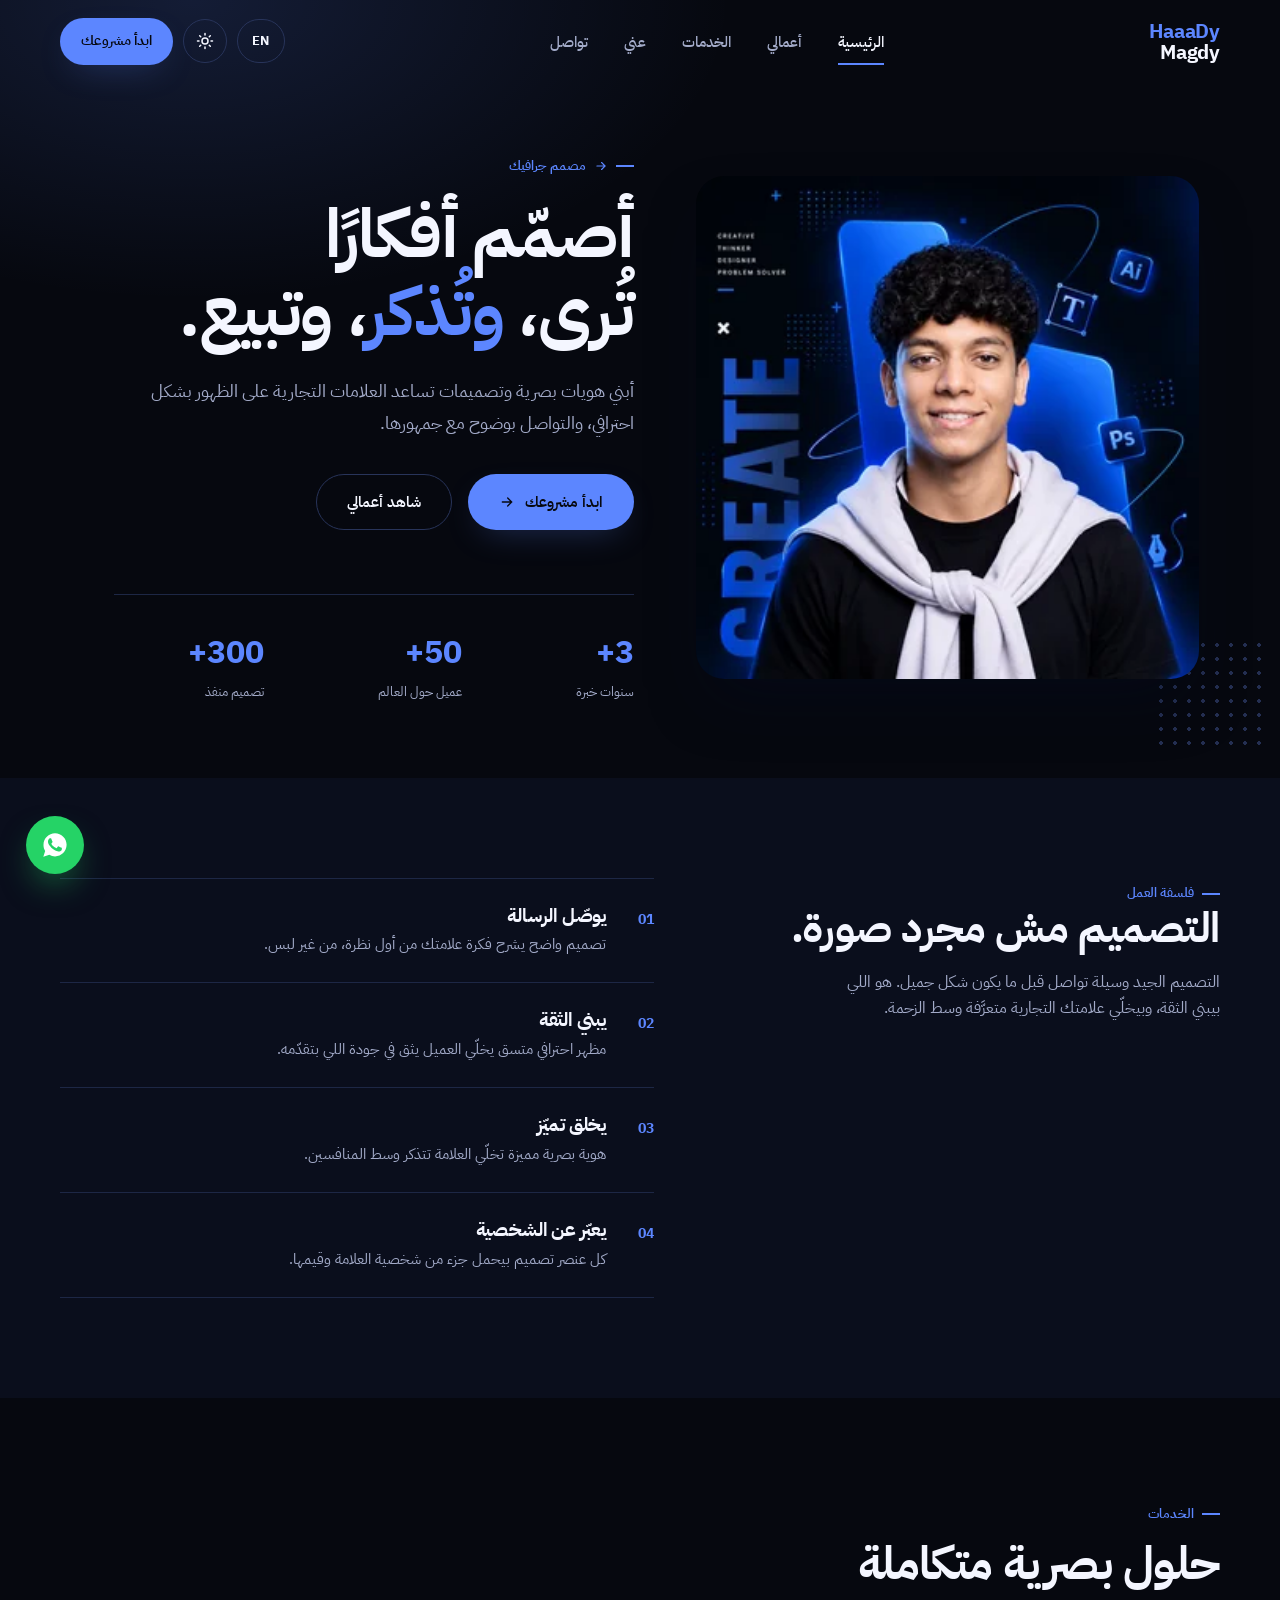
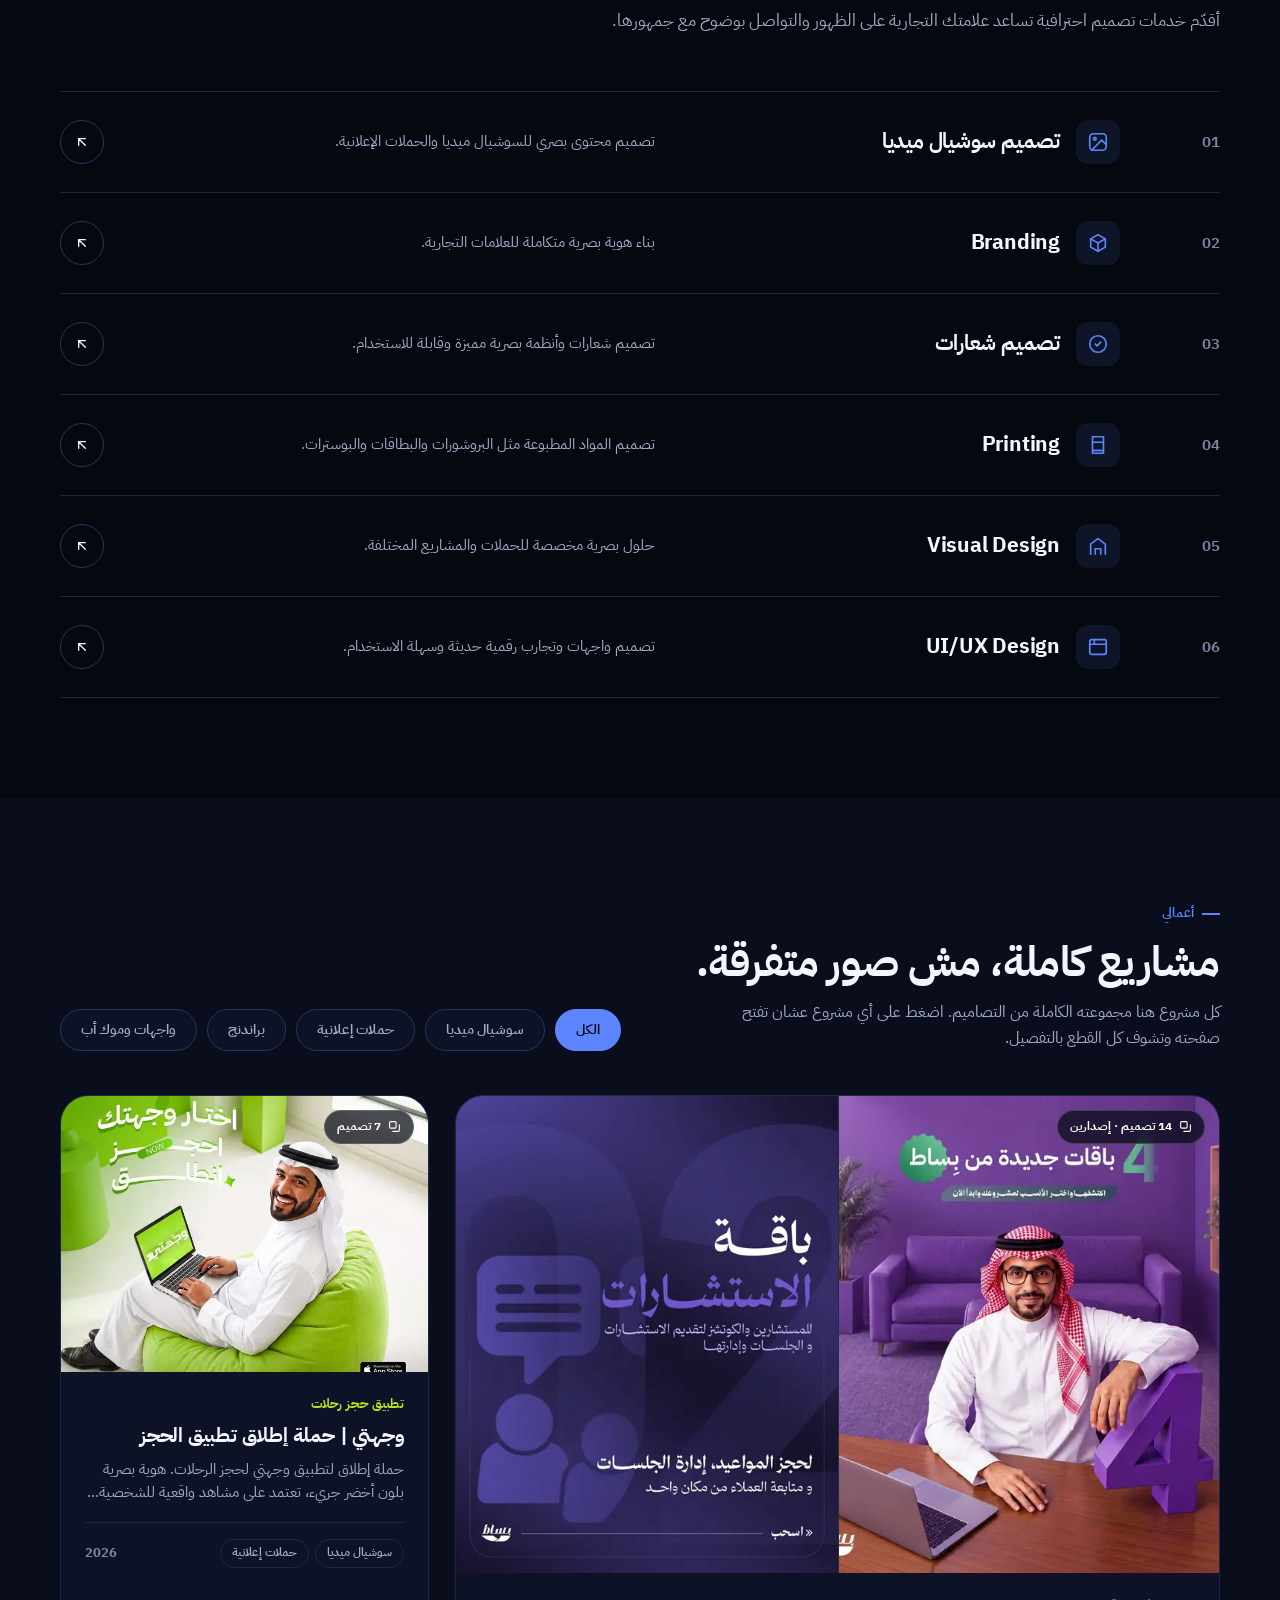
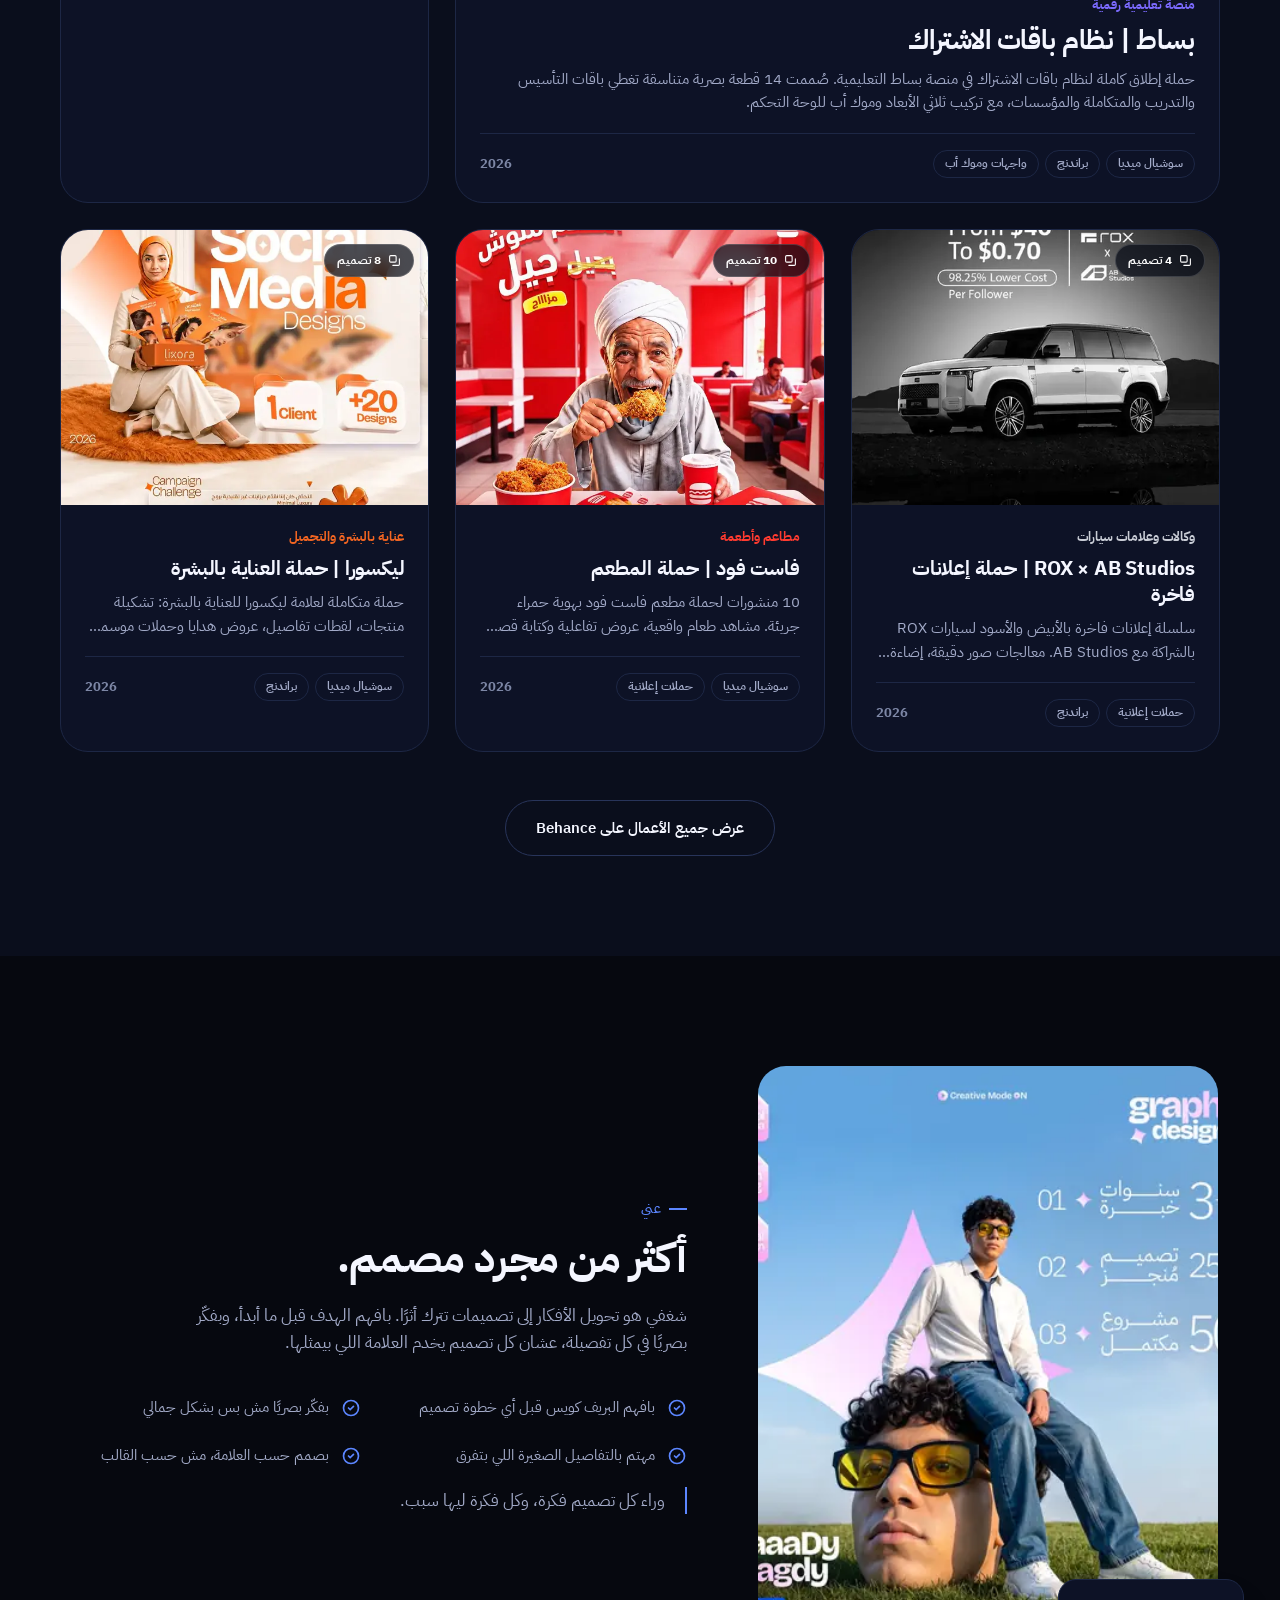
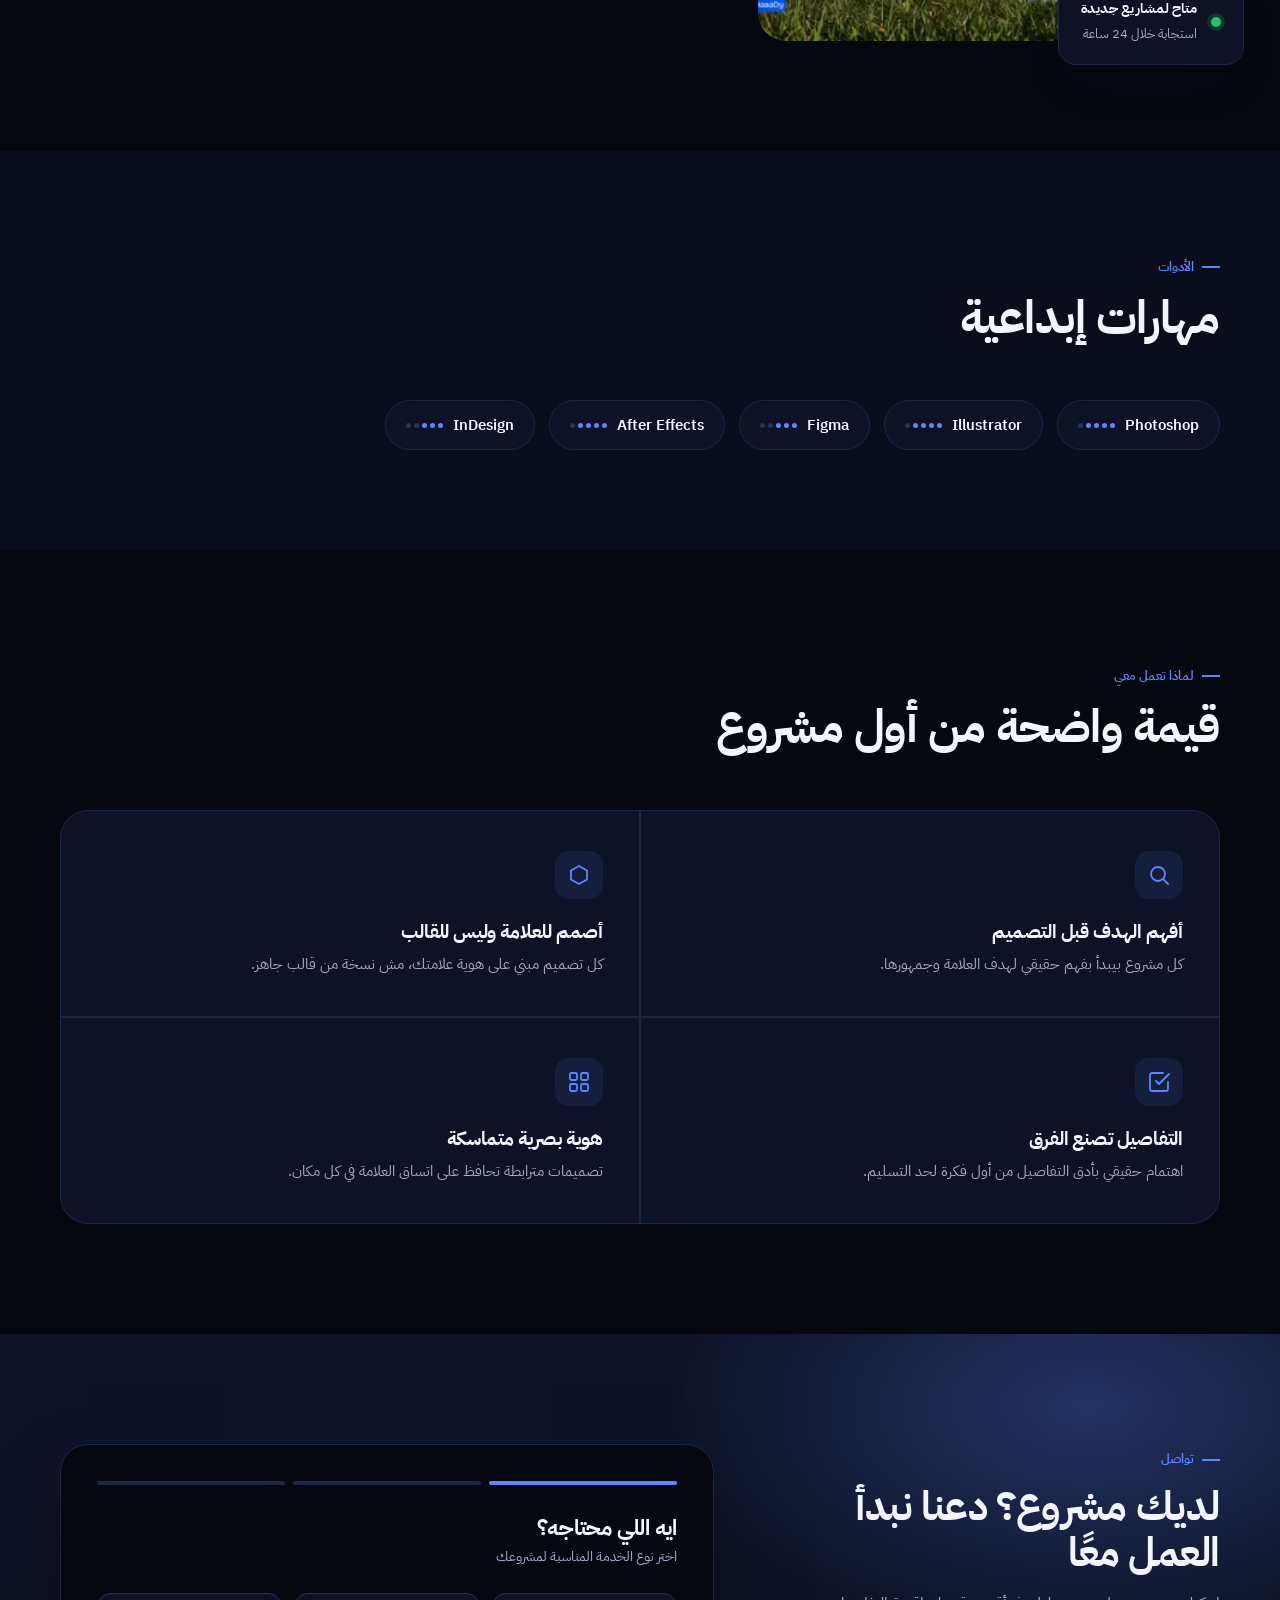
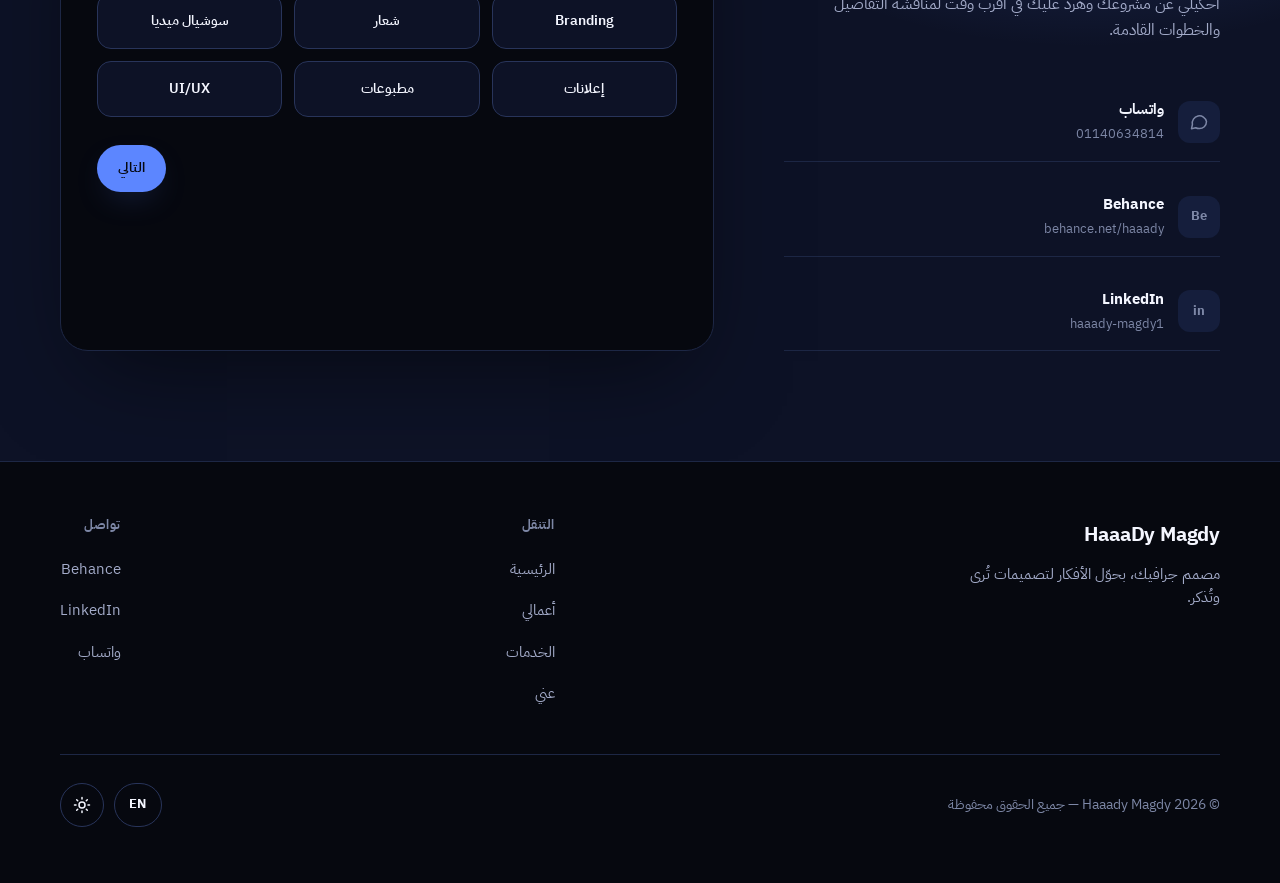
<file: index.html>
<!DOCTYPE html>
<html lang="ar" dir="rtl" data-theme="dark" class="no-js">
<head>
<meta charset="UTF-8">
<script>
/* Applies saved theme/language before first paint - avoids a flash of the wrong styling.
   DARK IS THE DEFAULT - the visitor's OS preference is ignored on purpose. */
(function(){
  try{
    var lang = localStorage.getItem('haaady_lang') || 'ar';
    var theme = localStorage.getItem('haaady_theme') || 'dark';
    var html = document.documentElement;
    html.classList.remove('no-js');
    html.setAttribute('lang', lang);
    html.setAttribute('dir', lang === 'ar' ? 'rtl' : 'ltr');
    html.setAttribute('data-theme', theme);
  }catch(e){}
})();
</script>
<meta name="viewport" content="width=device-width, initial-scale=1, viewport-fit=cover">
<title>هادي مجدي | مصمم جرافيك محترف — هوية بصرية، شعارات، سوشيال ميديا</title>
<meta name="description" content="هادي مجدي، مصمم جرافيك بخبرة 3+ سنوات وأكثر من 300 تصميم منفذ لأكثر من 50 عميل. تصفّح مشاريع كاملة: هوية بصرية، سوشيال ميديا، حملات إعلانية وواجهات UI/UX.">
<meta name="keywords" content="مصمم جرافيك, مصمم شعارات, تصميم هوية بصرية, تصميم سوشيال ميديا, حملات إعلانية, Graphic Designer, Branding Designer, Logo Designer, UI UX Designer">
<meta name="robots" content="index, follow, max-image-preview:large">
<meta name="google-site-verification" content="L_lwb_WBGld9fwgoARfQ-IIxrJj4-zy0x0mhX-AJchU">
<meta name="author" content="Haaady Magdy">
<link rel="canonical" href="https://haady5.github.io/portfolio/">
<meta name="theme-color" content="#06080F">
<link rel="preload" as="image" href="images/hero-dark-620.webp" imagesrcset="images/hero-dark-320.webp 320w, images/hero-dark-620.webp 620w, images/hero-dark-900.webp 900w" imagesizes="(max-width:620px) 72vw, 276px" fetchpriority="high" id="heroPreload">
<script>
/* the preload above targets the dark hero (the default); visitors who saved
   the light theme get theirs swapped before it is fetched */
(function(){
  try{
    if((localStorage.getItem("haaady_theme")||"dark")!=="light")return;
    var l=document.getElementById("heroPreload");
    l.href="images/hero-620.webp";
    l.imageSrcset="images/hero-320.webp 320w, images/hero-620.webp 620w, images/hero-900.webp 900w";
  }catch(e){}
})();
</script>
<meta property="og:type" content="website">
<meta property="og:site_name" content="Haaady Magdy">
<meta property="og:url" content="https://haady5.github.io/portfolio/">
<meta property="og:title" content="هادي مجدي | مصمم جرافيك محترف">
<meta property="og:description" content="أصمم أفكاراً تُرى، وتُذكر، وتبيع. هوية بصرية، شعارات، سوشيال ميديا وحملات إعلانية.">
<meta property="og:image" content="https://haady5.github.io/portfolio/images/hero.webp">
<meta property="og:image:width" content="1100">
<meta property="og:image:height" content="1100">
<meta property="og:image:alt" content="Haaady Magdy - Graphic Designer">
<meta property="og:locale" content="ar_AR">
<meta property="og:locale:alternate" content="en_US">
<meta name="twitter:card" content="summary_large_image">
<meta name="twitter:title" content="هادي مجدي | مصمم جرافيك محترف">
<meta name="twitter:description" content="أصمم أفكاراً تُرى، وتُذكر، وتبيع.">
<meta name="twitter:image" content="https://haady5.github.io/portfolio/images/hero.webp">
<link rel="icon" href="data:image/svg+xml,%3Csvg xmlns='http://www.w3.org/2000/svg' viewBox='0 0 100 100'%3E%3Crect width='100' height='100' rx='24' fill='%235C86FF'/%3E%3Ctext x='50' y='68' font-family='Arial,sans-serif' font-weight='700' font-size='54' fill='white' text-anchor='middle'%3EH%3C/text%3E%3C/svg%3E">
<link rel="apple-touch-icon" href="images/icon-180.png">
<link rel="icon" type="image/png" sizes="192x192" href="images/icon-192.png">
<link rel="manifest" href="manifest.json">
<link rel="stylesheet" href="assets/css/style.css">
<link rel="preload" as="font" type="font/woff2" href="assets/fonts/IBMPlexSansArabic-400-arabic.woff2" crossorigin>
<link rel="preload" as="font" type="font/woff2" href="assets/fonts/IBMPlexSansArabic-700-arabic.woff2" crossorigin>
<script type="application/ld+json">
{
  "@context": "https://schema.org",
  "@type": "Person",
  "name": "Haaady Magdy",
  "alternateName": "هادي مجدي",
  "jobTitle": "Graphic Designer",
  "url": "https://haady5.github.io/portfolio/",
  "image": "https://haady5.github.io/portfolio/images/hero.webp",
  "sameAs": [
    "https://www.behance.net/haaady",
    "https://www.linkedin.com/in/haaady-magdy1/"
  ],
  "knowsAbout": ["Branding", "Logo Design", "Social Media Design", "UI/UX Design", "Printing", "Visual Design"]
}
</script>
</head>
<body data-title-ar="هادي مجدي | مصمم جرافيك محترف — هوية بصرية، شعارات، سوشيال ميديا"
      data-title-en="Haaady Magdy | Professional Graphic Designer — Branding, Logos, Social Media"
      data-desc-ar="هادي مجدي، مصمم جرافيك بخبرة 3+ سنوات وأكثر من 300 تصميم منفذ لأكثر من 50 عميل. تصفّح مشاريع كاملة: هوية بصرية، سوشيال ميديا، حملات إعلانية وواجهات UI/UX."
      data-desc-en="Haaady Magdy, a graphic designer with 3+ years of experience and 300+ designs delivered for 50+ clients. Browse complete projects: branding, social media, ad campaigns and UI/UX.">

<a href="#main" class="skip-link" data-i18n="skip">تخطى إلى المحتوى</a>

<!-- NAVBAR -->
<header class="navbar" id="navbar">
  <div class="container nav-inner">
    <a href="#hero" class="logo" aria-label="Haaady Magdy">
      <span>Haaa<span>Dy</span></span>
      Magdy
    </a>

    <nav class="nav-links" aria-label="Main navigation">
      <a href="#hero" data-i18n="nav_home">الرئيسية</a>
      <a href="#work" data-i18n="nav_work">أعمالي</a>
      <a href="#services" data-i18n="nav_services">الخدمات</a>
      <a href="#about" data-i18n="nav_about">عني</a>
      <a href="#contact" data-i18n="nav_contact">تواصل</a>
    </nav>

    <div class="nav-actions">
      <button class="icon-btn lang-btn" id="langToggle" aria-label="EN - Switch to English">EN</button>
      <button class="icon-btn" id="themeToggle" aria-label="Toggle dark mode">
        <svg xmlns="http://www.w3.org/2000/svg" viewBox="0 0 24 24" fill="none" stroke="currentColor" stroke-width="2" stroke-linecap="round"><circle cx="12" cy="12" r="4"/><path d="M12 2v2M12 20v2M4.9 4.9l1.4 1.4M17.7 17.7l1.4 1.4M2 12h2M20 12h2M4.9 19.1l1.4-1.4M17.7 6.3l1.4-1.4"/></svg>
      </button>
      <a href="#contact" class="btn btn-primary btn-sm" data-i18n="nav_cta" style="display:none" id="navCta">ابدأ مشروعك</a>
      <button class="icon-btn burger" id="burgerBtn" aria-label="Open menu" aria-expanded="false">
        <svg xmlns="http://www.w3.org/2000/svg" viewBox="0 0 24 24" fill="none" stroke="currentColor" stroke-width="2" stroke-linecap="round"><path d="M4 7h16M4 12h16M4 17h16"/></svg>
      </button>
    </div>
  </div>
</header>

<!-- MOBILE MENU -->
<div class="mobile-menu" id="mobileMenu">
  <div class="mobile-menu-top">
    <a href="#hero" class="logo" aria-label="Haaady Magdy">HaaaDy Magdy</a>
    <button class="icon-btn" id="mobileCloseBtn" aria-label="Close menu">
      <svg xmlns="http://www.w3.org/2000/svg" viewBox="0 0 24 24" fill="none" stroke="currentColor" stroke-width="2" stroke-linecap="round"><path d="M6 6l12 12M18 6L6 18"/></svg>
    </button>
  </div>
  <nav class="mobile-links" aria-label="Mobile navigation">
    <a href="#hero" class="mobile-link" data-i18n="nav_home">الرئيسية</a>
    <a href="#work" class="mobile-link" data-i18n="nav_work">أعمالي</a>
    <a href="#services" class="mobile-link" data-i18n="nav_services">الخدمات</a>
    <a href="#about" class="mobile-link" data-i18n="nav_about">عني</a>
    <a href="#contact" class="mobile-link" data-i18n="nav_contact">تواصل</a>
  </nav>
  <div class="mobile-menu-foot">
    <a href="#contact" class="btn btn-primary" data-i18n="nav_cta">ابدأ مشروعك</a>
    <div class="mobile-social">
      <a href="https://www.behance.net/haaady" target="_blank" rel="noopener" class="icon-btn" aria-label="Behance">Be</a>
      <a href="https://www.linkedin.com/in/haaady-magdy1/" target="_blank" rel="noopener" class="icon-btn" aria-label="LinkedIn">in</a>
      <a href="https://wa.me/201140634814" target="_blank" rel="noopener" class="icon-btn" aria-label="WhatsApp">WA</a>
    </div>
  </div>
</div>

<main id="main">

<!-- HERO -->
<section class="hero" id="hero">
  <div class="container hero-grid">
    <div class="hero-copy">
      <span class="eyebrow">
        <svg xmlns="http://www.w3.org/2000/svg" viewBox="0 0 24 24" fill="none" stroke="currentColor" stroke-width="2" stroke-linecap="round" style="width:14px;height:14px"><path d="M5 12h14M13 6l6 6-6 6"/></svg>
        <span data-i18n="hero_eyebrow">مصمم جرافيك</span>
      </span>
      <h1 data-i18n-html="hero_title">أصمّم أفكارًا<br>تُرى، <span class="hl">وتُذكر</span>، وتبيع.</h1>
      <p class="hero-desc" data-i18n="hero_desc">أبني هويات بصرية وتصميمات تساعد العلامات التجارية على الظهور بشكل احترافي، والتواصل بوضوح مع جمهورها.</p>
      <div class="hero-ctas">
        <a href="#contact" class="btn btn-primary">
          <span data-i18n="hero_cta_primary">ابدأ مشروعك</span>
          <svg xmlns="http://www.w3.org/2000/svg" viewBox="0 0 24 24" fill="none" stroke="currentColor" stroke-width="2" stroke-linecap="round"><path d="M5 12h14M13 6l6 6-6 6"/></svg>
        </a>
        <a href="#work" class="btn btn-ghost">
          <span data-i18n="hero_cta_secondary">شاهد أعمالي</span>
        </a>
      </div>
      <div class="hero-stats">
        <div>
          <div class="stat-num"><span class="count-up" data-count="3">0</span><span>+</span></div>
          <div class="stat-label" data-i18n="stat_years">سنوات خبرة</div>
        </div>
        <div>
          <div class="stat-num"><span class="count-up" data-count="50">0</span><span>+</span></div>
          <div class="stat-label" data-i18n="stat_clients">عميل حول العالم</div>
        </div>
        <div>
          <div class="stat-num"><span class="count-up" data-count="300">0</span><span>+</span></div>
          <div class="stat-label" data-i18n="stat_designs">تصميم منفذ</div>
        </div>
      </div>
    </div>

    <div class="hero-visual">
      <div class="dot-grid" aria-hidden="true"></div>
      <div class="hero-portrait-wrap">
        <!-- the hero follows the saved theme (DARK is the default). The inline
             script picks the right variant BEFORE the browser starts the
             download, so only one hero file is ever fetched. -->
        <img id="heroImg" class="hero-portrait" width="1254" height="1254"
             data-dark-src="images/hero-dark-620.webp"
             data-dark-srcset="images/hero-dark-320.webp 320w, images/hero-dark-620.webp 620w, images/hero-dark-900.webp 900w, images/hero-dark.webp 1254w"
             data-light-src="images/hero-620.webp"
             data-light-srcset="images/hero-320.webp 320w, images/hero-620.webp 620w, images/hero-900.webp 900w, images/hero.webp 1100w"
             sizes="(max-width:620px) 72vw, 276px"
             alt="هادي مجدي - مصمم جرافيك" fetchpriority="high">
        <script>
        (function(){
          var img = document.getElementById("heroImg");
          if (!img) return;
          var theme = "dark";
          try { theme = localStorage.getItem("haaady_theme") || "dark"; } catch(e){}
          var set = theme === "light" ? "light" : "dark";
          img.src = img.getAttribute("data-" + set + "-src");
          img.srcset = img.getAttribute("data-" + set + "-srcset");
          /* expose the choice so main.js can swap it live when the visitor toggles */
          img.setAttribute("data-active-set", set);
        })();
        </script>
      </div>
    </div>
  </div>
</section>

<!-- VALUE PROPOSITION -->
<section class="value-section" id="value">
  <div class="container value-grid">
    <div class="reveal">
      <span class="eyebrow" data-i18n="value_eyebrow">فلسفة العمل</span>
      <h2 class="value-title" data-i18n="value_title">التصميم مش مجرد صورة.</h2>
      <p style="color:var(--text-muted);margin-top:18px;max-width:400px;font-size:16px;" data-i18n="value_desc">
        التصميم الجيد وسيلة تواصل قبل ما يكون شكل جميل. هو اللي بيبني الثقة، وبيخلّي علامتك التجارية متعرَّفة وسط الزحمة.
      </p>
    </div>
    <div class="value-list reveal reveal-delay-1">
      <div class="value-item">
        <span class="value-num">01</span>
        <div>
          <h3 data-i18n="value_1_title">يوصّل الرسالة</h3>
          <p data-i18n="value_1_desc">تصميم واضح يشرح فكرة علامتك من أول نظرة، من غير لبس.</p>
        </div>
      </div>
      <div class="value-item">
        <span class="value-num">02</span>
        <div>
          <h3 data-i18n="value_2_title">يبني الثقة</h3>
          <p data-i18n="value_2_desc">مظهر احترافي متسق يخلّي العميل يثق في جودة اللي بتقدّمه.</p>
        </div>
      </div>
      <div class="value-item">
        <span class="value-num">03</span>
        <div>
          <h3 data-i18n="value_3_title">يخلق تميّز</h3>
          <p data-i18n="value_3_desc">هوية بصرية مميزة تخلّي العلامة تتذكر وسط المنافسين.</p>
        </div>
      </div>
      <div class="value-item">
        <span class="value-num">04</span>
        <div>
          <h3 data-i18n="value_4_title">يعبّر عن الشخصية</h3>
          <p data-i18n="value_4_desc">كل عنصر تصميم بيحمل جزء من شخصية العلامة وقيمها.</p>
        </div>
      </div>
    </div>
  </div>
</section>

<!-- SERVICES -->
<section class="services-section" id="services">
  <div class="container">
    <div class="section-head reveal">
      <span class="eyebrow" data-i18n="services_eyebrow">الخدمات</span>
      <h2 data-i18n="services_title">حلول بصرية متكاملة</h2>
      <p data-i18n="services_desc">أقدّم خدمات تصميم احترافية تساعد علامتك التجارية على الظهور والتواصل بوضوح مع جمهورها.</p>
    </div>

    <div class="services-list reveal reveal-delay-1">
      <div class="service-row">
        <span class="service-num">01</span>
        <div class="service-main">
          <span class="service-icon"><svg xmlns="http://www.w3.org/2000/svg" viewBox="0 0 24 24" fill="none" stroke="currentColor" stroke-width="1.8" stroke-linecap="round" stroke-linejoin="round"><rect x="3" y="3" width="18" height="18" rx="4"/><circle cx="8.5" cy="8.5" r="1.5"/><path d="M21 15l-5-5L5 21"/></svg></span>
          <h3 data-i18n="svc_1_title">تصميم سوشيال ميديا</h3>
        </div>
        <p class="service-desc" data-i18n="svc_1_desc">تصميم محتوى بصري للسوشيال ميديا والحملات الإعلانية.</p>
        <span class="service-arrow"><svg xmlns="http://www.w3.org/2000/svg" viewBox="0 0 24 24" fill="none" stroke="currentColor" stroke-width="2" stroke-linecap="round"><path d="M7 17L17 7M7 7h10v10"/></svg></span>
      </div>
      <div class="service-row">
        <span class="service-num">02</span>
        <div class="service-main">
          <span class="service-icon"><svg xmlns="http://www.w3.org/2000/svg" viewBox="0 0 24 24" fill="none" stroke="currentColor" stroke-width="1.8" stroke-linecap="round" stroke-linejoin="round"><path d="M12 3l8 4.5v9L12 21l-8-4.5v-9L12 3z"/><path d="M12 12l8-4.5M12 12v9M12 12L4 7.5"/></svg></span>
          <h3 data-i18n="svc_2_title">Branding</h3>
        </div>
        <p class="service-desc" data-i18n="svc_2_desc">بناء هوية بصرية متكاملة للعلامات التجارية.</p>
        <span class="service-arrow"><svg xmlns="http://www.w3.org/2000/svg" viewBox="0 0 24 24" fill="none" stroke="currentColor" stroke-width="2" stroke-linecap="round"><path d="M7 17L17 7M7 7h10v10"/></svg></span>
      </div>
      <div class="service-row">
        <span class="service-num">03</span>
        <div class="service-main">
          <span class="service-icon"><svg xmlns="http://www.w3.org/2000/svg" viewBox="0 0 24 24" fill="none" stroke="currentColor" stroke-width="1.8" stroke-linecap="round" stroke-linejoin="round"><circle cx="12" cy="12" r="9"/><path d="M9 12l2 2 4-4"/></svg></span>
          <h3 data-i18n="svc_3_title">تصميم شعارات</h3>
        </div>
        <p class="service-desc" data-i18n="svc_3_desc">تصميم شعارات وأنظمة بصرية مميزة وقابلة للاستخدام.</p>
        <span class="service-arrow"><svg xmlns="http://www.w3.org/2000/svg" viewBox="0 0 24 24" fill="none" stroke="currentColor" stroke-width="2" stroke-linecap="round"><path d="M7 17L17 7M7 7h10v10"/></svg></span>
      </div>
      <div class="service-row">
        <span class="service-num">04</span>
        <div class="service-main">
          <span class="service-icon"><svg xmlns="http://www.w3.org/2000/svg" viewBox="0 0 24 24" fill="none" stroke="currentColor" stroke-width="1.8" stroke-linecap="round" stroke-linejoin="round"><path d="M6 9V3h12v6M6 18h12v3H6z"/><rect x="6" y="9" width="12" height="9" rx="1"/></svg></span>
          <h3 data-i18n="svc_4_title">Printing</h3>
        </div>
        <p class="service-desc" data-i18n="svc_4_desc">تصميم المواد المطبوعة مثل البروشورات والبطاقات والبوسترات.</p>
        <span class="service-arrow"><svg xmlns="http://www.w3.org/2000/svg" viewBox="0 0 24 24" fill="none" stroke="currentColor" stroke-width="2" stroke-linecap="round"><path d="M7 17L17 7M7 7h10v10"/></svg></span>
      </div>
      <div class="service-row">
        <span class="service-num">05</span>
        <div class="service-main">
          <span class="service-icon"><svg xmlns="http://www.w3.org/2000/svg" viewBox="0 0 24 24" fill="none" stroke="currentColor" stroke-width="1.8" stroke-linecap="round" stroke-linejoin="round"><path d="M4 21V10l8-6 8 6v11"/><path d="M9 21v-6h6v6"/></svg></span>
          <h3 data-i18n="svc_5_title">Visual Design</h3>
        </div>
        <p class="service-desc" data-i18n="svc_5_desc">حلول بصرية مخصصة للحملات والمشاريع المختلفة.</p>
        <span class="service-arrow"><svg xmlns="http://www.w3.org/2000/svg" viewBox="0 0 24 24" fill="none" stroke="currentColor" stroke-width="2" stroke-linecap="round"><path d="M7 17L17 7M7 7h10v10"/></svg></span>
      </div>
      <div class="service-row">
        <span class="service-num">06</span>
        <div class="service-main">
          <span class="service-icon"><svg xmlns="http://www.w3.org/2000/svg" viewBox="0 0 24 24" fill="none" stroke="currentColor" stroke-width="1.8" stroke-linecap="round" stroke-linejoin="round"><rect x="3" y="4" width="18" height="16" rx="2"/><path d="M3 9h18M8 4v5"/></svg></span>
          <h3 data-i18n="svc_6_title">UI/UX Design</h3>
        </div>
        <p class="service-desc" data-i18n="svc_6_desc">تصميم واجهات وتجارب رقمية حديثة وسهلة الاستخدام.</p>
        <span class="service-arrow"><svg xmlns="http://www.w3.org/2000/svg" viewBox="0 0 24 24" fill="none" stroke="currentColor" stroke-width="2" stroke-linecap="round"><path d="M7 17L17 7M7 7h10v10"/></svg></span>
      </div>
    </div>
  </div>
</section>

<!-- PORTFOLIO (projects) -->
<section class="portfolio-section" id="work">
  <div class="container">
    <div class="portfolio-head reveal">
      <div>
        <span class="eyebrow" data-i18n="work_eyebrow">أعمالي</span>
        <h2 data-i18n="work_title">مشاريع كاملة، مش صور متفرقة.</h2>
        <p data-i18n="work_desc">كل مشروع هنا مجموعته الكاملة من التصاميم. اضغط على أي مشروع عشان تفتح صفحته وتشوف كل القطع بالتفصيل.</p>
      </div>
      <div class="filters" id="filters" role="group" aria-label="Portfolio filters"><!-- FILTERS:START -->
<button class="filter-btn active" data-filter="all" data-i18n="filter_all">الكل</button><button class="filter-btn" data-filter="social" data-i18n="filter_social">سوشيال ميديا</button><button class="filter-btn" data-filter="ads" data-i18n="filter_ads">حملات إعلانية</button><button class="filter-btn" data-filter="branding" data-i18n="filter_branding">براندنج</button><button class="filter-btn" data-filter="uiux" data-i18n="filter_uiux">واجهات وموك أب</button>
      <!-- FILTERS:END --></div>
    </div>

    <div class="proj-grid" id="projectGrid"><!-- GRID:START -->
<a class="proj-card" href="projects/besat.html" style="--p-accent:#7C6BFF" data-cats="social branding uiux" data-featured="1"><div class="proj-media proj-media-dual"><img src="images/projects/besat/01-launch-4-packages-m.webp" srcset="images/projects/besat/01-launch-4-packages-m.webp 760w, images/projects/besat/01-launch-4-packages-c.webp 640w" sizes="(max-width:679px) 100vw, (max-width:1059px) 50vw, 33vw" alt="بساط | نظام باقات الاشتراك" loading="lazy" decoding="async" width="760" height="760"><img src="images/projects/besat/08-subscriptions-package-m.webp" srcset="images/projects/besat/08-subscriptions-package-m.webp 608w, images/projects/besat/08-subscriptions-package-c.webp 512w" sizes="(max-width:679px) 100vw, (max-width:1059px) 50vw, 33vw" alt="باقة الاشتراكات لمنصة بساط" loading="lazy" decoding="async" width="608" height="760"><span class="proj-badge"><svg xmlns="http://www.w3.org/2000/svg" viewBox="0 0 24 24" fill="none" stroke="currentColor" stroke-width="2" stroke-linecap="round" stroke-linejoin="round"><rect x="3" y="3" width="12" height="12" rx="2"/><path d="M9 21h10a2 2 0 002-2V9"/></svg> 14 تصميم · إصدارين</span><span class="proj-arrow"><svg xmlns="http://www.w3.org/2000/svg" viewBox="0 0 24 24" fill="none" stroke="currentColor" stroke-width="2" stroke-linecap="round" stroke-linejoin="round"><path d="M7 17L17 7M9 7h8v8"/></svg></span></div><div class="proj-body"><span class="proj-kicker">منصة تعليمية رقمية</span><h3 class="proj-title">بساط | نظام باقات الاشتراك</h3><p class="proj-desc">حملة إطلاق كاملة لنظام باقات الاشتراك في منصة بساط التعليمية. صُممت 14 قطعة بصرية متناسقة تغطي باقات التأسيس والتدريب والمتكاملة والمؤسسات، مع تركيب ثلاثي الأبعاد وموك أب للوحة التحكم.</p><div class="proj-foot"><div class="proj-cats"><span class="proj-cat">سوشيال ميديا</span><span class="proj-cat">براندنج</span><span class="proj-cat">واجهات وموك أب</span></div><span class="proj-count">2026</span></div></div></a>
<a class="proj-card" href="projects/wejhati.html" style="--p-accent:#B4E01F" data-cats="social ads"><div class="proj-media"><img src="images/projects/wejhati/01-app-launch-m.webp" srcset="images/projects/wejhati/01-app-launch-m.webp 760w, images/projects/wejhati/01-app-launch-c.webp 640w" sizes="(max-width:679px) 100vw, (max-width:1059px) 50vw, 33vw" alt="وجهتي | حملة إطلاق تطبيق الحجز" loading="lazy" decoding="async" width="760" height="760"><span class="proj-badge"><svg xmlns="http://www.w3.org/2000/svg" viewBox="0 0 24 24" fill="none" stroke="currentColor" stroke-width="2" stroke-linecap="round" stroke-linejoin="round"><rect x="3" y="3" width="12" height="12" rx="2"/><path d="M9 21h10a2 2 0 002-2V9"/></svg> 7 تصميم</span><span class="proj-arrow"><svg xmlns="http://www.w3.org/2000/svg" viewBox="0 0 24 24" fill="none" stroke="currentColor" stroke-width="2" stroke-linecap="round" stroke-linejoin="round"><path d="M7 17L17 7M9 7h8v8"/></svg></span></div><div class="proj-body"><span class="proj-kicker">تطبيق حجز رحلات</span><h3 class="proj-title">وجهتي | حملة إطلاق تطبيق الحجز</h3><p class="proj-desc">حملة إطلاق لتطبيق وجهتي لحجز الرحلات. هوية بصرية بلون أخضر جريء، تعتمد على مشاهد واقعية للشخصية داخل مطار وخلفية Portland، مع رسائل واضحة تشرح سهولة الحجز.</p><div class="proj-foot"><div class="proj-cats"><span class="proj-cat">سوشيال ميديا</span><span class="proj-cat">حملات إعلانية</span></div><span class="proj-count">2026</span></div></div></a>
<a class="proj-card" href="projects/rox-ab.html" style="--p-accent:#C9CDD6" data-cats="ads branding"><div class="proj-media"><img src="images/projects/rox-ab/01-rox-launch-m.webp" srcset="images/projects/rox-ab/01-rox-launch-m.webp 608w, images/projects/rox-ab/01-rox-launch-c.webp 512w" sizes="(max-width:679px) 100vw, (max-width:1059px) 50vw, 33vw" alt="ROX × AB Studios | حملة إعلانات فاخرة" loading="lazy" decoding="async" width="608" height="760"><span class="proj-badge"><svg xmlns="http://www.w3.org/2000/svg" viewBox="0 0 24 24" fill="none" stroke="currentColor" stroke-width="2" stroke-linecap="round" stroke-linejoin="round"><rect x="3" y="3" width="12" height="12" rx="2"/><path d="M9 21h10a2 2 0 002-2V9"/></svg> 4 تصميم</span><span class="proj-arrow"><svg xmlns="http://www.w3.org/2000/svg" viewBox="0 0 24 24" fill="none" stroke="currentColor" stroke-width="2" stroke-linecap="round" stroke-linejoin="round"><path d="M7 17L17 7M9 7h8v8"/></svg></span></div><div class="proj-body"><span class="proj-kicker">وكالات وعلامات سيارات</span><h3 class="proj-title">ROX × AB Studios | حملة إعلانات فاخرة</h3><p class="proj-desc">سلسلة إعلانات فاخرة بالأبيض والأسود لسيارات ROX بالشراكة مع AB Studios. معالجات صور دقيقة، إضاءة استوديو عالية التباين، وسرد بصري يحوّل الرؤية إلى تجربة.</p><div class="proj-foot"><div class="proj-cats"><span class="proj-cat">حملات إعلانية</span><span class="proj-cat">براندنج</span></div><span class="proj-count">2026</span></div></div></a>
<a class="proj-card" href="projects/fast-food.html" style="--p-accent:#FF3B30" data-cats="social ads"><div class="proj-media"><img src="images/projects/fast-food/01-food-no-alternative-m.webp" srcset="images/projects/fast-food/01-food-no-alternative-m.webp 760w, images/projects/fast-food/01-food-no-alternative-c.webp 640w" sizes="(max-width:679px) 100vw, (max-width:1059px) 50vw, 33vw" alt="فاست فود | حملة المطعم" loading="lazy" decoding="async" width="760" height="760"><span class="proj-badge"><svg xmlns="http://www.w3.org/2000/svg" viewBox="0 0 24 24" fill="none" stroke="currentColor" stroke-width="2" stroke-linecap="round" stroke-linejoin="round"><rect x="3" y="3" width="12" height="12" rx="2"/><path d="M9 21h10a2 2 0 002-2V9"/></svg> 10 تصميم</span><span class="proj-arrow"><svg xmlns="http://www.w3.org/2000/svg" viewBox="0 0 24 24" fill="none" stroke="currentColor" stroke-width="2" stroke-linecap="round" stroke-linejoin="round"><path d="M7 17L17 7M9 7h8v8"/></svg></span></div><div class="proj-body"><span class="proj-kicker">مطاعم وأطعمة</span><h3 class="proj-title">فاست فود | حملة المطعم</h3><p class="proj-desc">10 منشورات لحملة مطعم فاست فود بهوية حمراء جريئة. مشاهد طعام واقعية، عروض تفاعلية وكتابة قصيرة تشد الانتباه — كل قطعة مصممة لتتحول لطلب.</p><div class="proj-foot"><div class="proj-cats"><span class="proj-cat">سوشيال ميديا</span><span class="proj-cat">حملات إعلانية</span></div><span class="proj-count">2026</span></div></div></a>
<a class="proj-card" href="projects/lixora.html" style="--p-accent:#F26522" data-cats="social branding"><div class="proj-media"><img src="images/projects/lixora/01-social-media-pack-m.webp" srcset="images/projects/lixora/01-social-media-pack-m.webp 760w, images/projects/lixora/01-social-media-pack-c.webp 640w" sizes="(max-width:679px) 100vw, (max-width:1059px) 50vw, 33vw" alt="ليكسورا | حملة العناية بالبشرة" loading="lazy" decoding="async" width="760" height="760"><span class="proj-badge"><svg xmlns="http://www.w3.org/2000/svg" viewBox="0 0 24 24" fill="none" stroke="currentColor" stroke-width="2" stroke-linecap="round" stroke-linejoin="round"><rect x="3" y="3" width="12" height="12" rx="2"/><path d="M9 21h10a2 2 0 002-2V9"/></svg> 8 تصميم</span><span class="proj-arrow"><svg xmlns="http://www.w3.org/2000/svg" viewBox="0 0 24 24" fill="none" stroke="currentColor" stroke-width="2" stroke-linecap="round" stroke-linejoin="round"><path d="M7 17L17 7M9 7h8v8"/></svg></span></div><div class="proj-body"><span class="proj-kicker">عناية بالبشرة والتجميل</span><h3 class="proj-title">ليكسورا | حملة العناية بالبشرة</h3><p class="proj-desc">حملة متكاملة لعلامة ليكسورا للعناية بالبشرة: تشكيلة منتجات، لقطات تفاصيل، عروض هدايا وحملات موسمية، مع نظام تصميم ثابت يغطي كل نقاط التواصل.</p><div class="proj-foot"><div class="proj-cats"><span class="proj-cat">سوشيال ميديا</span><span class="proj-cat">براندنج</span></div><span class="proj-count">2026</span></div></div></a>
      <!-- GRID:END --></div>

    <noscript>
      <div class="proj-empty">
        <p><strong>المشاريع (بدون جافاسكريبت):</strong></p>
        <ul style="list-style:none;display:flex;flex-direction:column;gap:8px;margin-top:12px;">
          <!-- NOSCRIPT:START -->
<li><a href="projects/besat.html">بساط | نظام باقات الاشتراك — 14 تصميم</a></li>
<li><a href="projects/wejhati.html">وجهتي | حملة إطلاق تطبيق الحجز — 7 تصاميم</a></li>
<li><a href="projects/rox-ab.html">ROX × AB Studios | حملة إعلانات فاخرة — 4 تصاميم</a></li>
<li><a href="projects/fast-food.html">فاست فود | حملة المطعم — 10 تصاميم</a></li>
<li><a href="projects/lixora.html">ليكسورا | حملة العناية بالبشرة — 8 تصاميم</a></li>
      <!-- NOSCRIPT:END -->
        </ul>
      </div>
    </noscript>

    <div class="portfolio-more reveal">
      <a href="https://www.behance.net/haaady" target="_blank" rel="noopener" class="btn btn-ghost">
        <span data-i18n="work_more">عرض جميع الأعمال على Behance</span>
      </a>
    </div>
  </div>
</section>

<!-- ABOUT -->
<section class="about-section" id="about">
  <div class="container about-grid">
    <div class="about-visual reveal">
      <div class="about-img-wrap">
        <img src="images/Haady-760.webp" srcset="images/Haady-480.webp 480w, images/Haady-760.webp 760w, images/Haady.webp 1400w" sizes="(max-width:960px) min(92vw, 460px), 460px" alt="هادي مجدي" loading="lazy" decoding="async" width="760" height="760">
      </div>
      <div class="about-badge">
        <span class="dot" aria-hidden="true"></span>
        <div>
          <strong data-i18n="about_badge_title">متاح لمشاريع جديدة</strong>
          <span data-i18n="about_badge_sub">استجابة خلال 24 ساعة</span>
        </div>
      </div>
    </div>
    <div class="about-copy reveal reveal-delay-1">
      <span class="eyebrow" data-i18n="about_eyebrow">عني</span>
      <h2 data-i18n="about_title">أكثر من مجرد مصمم.</h2>
      <p data-i18n="about_desc">شغفي هو تحويل الأفكار إلى تصميمات تترك أثرًا. بافهم الهدف قبل ما أبدأ، وبفكّر بصريًا في كل تفصيلة، عشان كل تصميم يخدم العلامة اللي بيمثلها.</p>

      <div class="about-points">
        <div class="about-point">
          <svg xmlns="http://www.w3.org/2000/svg" viewBox="0 0 24 24" fill="none" stroke="currentColor" stroke-width="2" stroke-linecap="round"><circle cx="12" cy="12" r="9"/><path d="M9 12l2 2 4-4"/></svg>
          <p data-i18n="about_p1">بافهم البريف كويس قبل أي خطوة تصميم</p>
        </div>
        <div class="about-point">
          <svg xmlns="http://www.w3.org/2000/svg" viewBox="0 0 24 24" fill="none" stroke="currentColor" stroke-width="2" stroke-linecap="round"><circle cx="12" cy="12" r="9"/><path d="M9 12l2 2 4-4"/></svg>
          <p data-i18n="about_p2">بفكّر بصريًا مش بس بشكل جمالي</p>
        </div>
        <div class="about-point">
          <svg xmlns="http://www.w3.org/2000/svg" viewBox="0 0 24 24" fill="none" stroke="currentColor" stroke-width="2" stroke-linecap="round"><circle cx="12" cy="12" r="9"/><path d="M9 12l2 2 4-4"/></svg>
          <p data-i18n="about_p3">مهتم بالتفاصيل الصغيرة اللي بتفرق</p>
        </div>
        <div class="about-point">
          <svg xmlns="http://www.w3.org/2000/svg" viewBox="0 0 24 24" fill="none" stroke="currentColor" stroke-width="2" stroke-linecap="round"><circle cx="12" cy="12" r="9"/><path d="M9 12l2 2 4-4"/></svg>
          <p data-i18n="about_p4">بصمم حسب العلامة، مش حسب القالب</p>
        </div>
      </div>

      <p class="about-quote" data-i18n="about_quote">وراء كل تصميم فكرة، وكل فكرة ليها سبب.</p>
    </div>
  </div>
</section>

<!-- SKILLS -->
<section class="skills-section" id="skills">
  <div class="container">
    <div class="section-head reveal">
      <span class="eyebrow" data-i18n="skills_eyebrow">الأدوات</span>
      <h2 data-i18n="skills_title">مهارات إبداعية</h2>
    </div>
    <div class="skills-grid reveal reveal-delay-1">
      <span class="skill-chip">Photoshop <span class="skill-dots"><i class="on"></i><i class="on"></i><i class="on"></i><i class="on"></i><i></i></span></span>
      <span class="skill-chip">Illustrator <span class="skill-dots"><i class="on"></i><i class="on"></i><i class="on"></i><i class="on"></i><i></i></span></span>
      <span class="skill-chip">Figma <span class="skill-dots"><i class="on"></i><i class="on"></i><i class="on"></i><i></i><i></i></span></span>
      <span class="skill-chip">After Effects <span class="skill-dots"><i class="on"></i><i class="on"></i><i class="on"></i><i class="on"></i><i></i></span></span>
      <span class="skill-chip">InDesign <span class="skill-dots"><i class="on"></i><i class="on"></i><i class="on"></i><i></i><i></i></span></span>
    </div>
  </div>
</section>

<!-- WHY US -->
<section class="why-section" id="why">
  <div class="container">
    <div class="section-head reveal">
      <span class="eyebrow" data-i18n="why_eyebrow">لماذا تعمل معي</span>
      <h2 data-i18n="why_title">قيمة واضحة من أول مشروع</h2>
    </div>
    <div class="why-grid reveal reveal-delay-1">
      <div class="why-card">
        <span class="why-ico"><svg xmlns="http://www.w3.org/2000/svg" viewBox="0 0 24 24" fill="none" stroke="currentColor" stroke-width="1.8" stroke-linecap="round" stroke-linejoin="round"><circle cx="11" cy="11" r="7"/><path d="M21 21l-4.3-4.3"/></svg></span>
        <h3 data-i18n="why_1_title">أفهم الهدف قبل التصميم</h3>
        <p data-i18n="why_1_desc">كل مشروع بيبدأ بفهم حقيقي لهدف العلامة وجمهورها.</p>
      </div>
      <div class="why-card">
        <span class="why-ico"><svg xmlns="http://www.w3.org/2000/svg" viewBox="0 0 24 24" fill="none" stroke="currentColor" stroke-width="1.8" stroke-linecap="round" stroke-linejoin="round"><path d="M12 3l8 4.5v9L12 21l-8-4.5v-9L12 3z"/></svg></span>
        <h3 data-i18n="why_2_title">أصمم للعلامة وليس للقالب</h3>
        <p data-i18n="why_2_desc">كل تصميم مبني على هوية علامتك، مش نسخة من قالب جاهز.</p>
      </div>
      <div class="why-card">
        <span class="why-ico"><svg xmlns="http://www.w3.org/2000/svg" viewBox="0 0 24 24" fill="none" stroke="currentColor" stroke-width="1.8" stroke-linecap="round" stroke-linejoin="round"><path d="M9 11l3 3L22 4"/><path d="M21 12v7a2 2 0 01-2 2H5a2 2 0 01-2-2V5a2 2 0 012-2h11"/></svg></span>
        <h3 data-i18n="why_3_title">التفاصيل تصنع الفرق</h3>
        <p data-i18n="why_3_desc">اهتمام حقيقي بأدق التفاصيل من أول فكرة لحد التسليم.</p>
      </div>
      <div class="why-card">
        <span class="why-ico"><svg xmlns="http://www.w3.org/2000/svg" viewBox="0 0 24 24" fill="none" stroke="currentColor" stroke-width="1.8" stroke-linecap="round" stroke-linejoin="round"><rect x="3" y="3" width="7" height="7" rx="1.5"/><rect x="14" y="3" width="7" height="7" rx="1.5"/><rect x="3" y="14" width="7" height="7" rx="1.5"/><rect x="14" y="14" width="7" height="7" rx="1.5"/></svg></span>
        <h3 data-i18n="why_4_title">هوية بصرية متماسكة</h3>
        <p data-i18n="why_4_desc">تصميمات مترابطة تحافظ على اتساق العلامة في كل مكان.</p>
      </div>
    </div>
  </div>
</section>

<!-- CONTACT -->
<section class="contact-section" id="contact">
  <div class="container contact-grid">
    <div class="contact-info reveal">
      <span class="eyebrow" data-i18n="contact_eyebrow">تواصل</span>
      <h2 data-i18n="contact_title">لديك مشروع؟ دعنا نبدأ العمل معًا</h2>
      <p data-i18n="contact_desc">احكيلي عن مشروعك وهرد عليك في أقرب وقت لمناقشة التفاصيل والخطوات القادمة.</p>

      <div class="contact-channels">
        <a href="https://wa.me/201140634814?text=%D9%85%D8%B1%D8%AD%D8%A8%D8%A7%D9%8B%20Haaady%D8%8C%20%D8%A3%D8%B1%D9%8A%D8%AF%20%D8%A7%D9%84%D8%A7%D8%B3%D8%AA%D9%81%D8%B3%D8%A7%D8%B1%20%D8%B9%D9%86%20%D9%85%D8%B4%D8%B1%D9%88%D8%B9%20%D8%AA%D8%B5%D9%85%D9%8A%D9%85." target="_blank" rel="noopener" class="contact-channel">
          <span class="ic"><svg xmlns="http://www.w3.org/2000/svg" viewBox="0 0 24 24" fill="none" stroke="currentColor" stroke-width="1.8" stroke-linecap="round" stroke-linejoin="round"><path d="M21 11.5a8.4 8.4 0 01-8.9 8.4 8.5 8.5 0 01-4-1L3 20l1.1-5A8.4 8.4 0 1121 11.5z"/></svg></span>
          <div><strong data-i18n="contact_wa">واتساب</strong><span>01140634814</span></div>
        </a>
        <a href="https://www.behance.net/haaady" target="_blank" rel="noopener" class="contact-channel">
          <span class="ic" style="font-weight:700;">Be</span>
          <div><strong>Behance</strong><span>behance.net/haaady</span></div>
        </a>
        <a href="https://www.linkedin.com/in/haaady-magdy1/" target="_blank" rel="noopener" class="contact-channel">
          <span class="ic" style="font-weight:700;">in</span>
          <div><strong>LinkedIn</strong><span>haaady-magdy1</span></div>
        </a>
      </div>
    </div>

    <div class="form-card reveal reveal-delay-1">
      <div class="form-steps">
        <i class="current" data-step="1"></i>
        <i data-step="2"></i>
        <i data-step="3"></i>
      </div>

      <form id="briefForm" novalidate>
        <!-- STEP 1 -->
        <div class="form-step active" data-step="1">
          <h3 data-i18n="f_s1_title" id="s1Title">ايه اللي محتاجه؟</h3>
          <p class="step-hint" data-i18n="f_s1_hint">اختر نوع الخدمة المناسبة لمشروعك</p>
          <div class="option-grid" id="serviceOptions" role="group" aria-labelledby="s1Title">
            <button type="button" class="option-card" data-value="branding" aria-pressed="false" data-i18n="f_opt_branding">Branding</button>
            <button type="button" class="option-card" data-value="logo" aria-pressed="false" data-i18n="f_opt_logo">شعار</button>
            <button type="button" class="option-card" data-value="social" aria-pressed="false" data-i18n="f_opt_social">سوشيال ميديا</button>
            <button type="button" class="option-card" data-value="ads" aria-pressed="false" data-i18n="f_opt_ads">إعلانات</button>
            <button type="button" class="option-card" data-value="print" aria-pressed="false" data-i18n="f_opt_print">مطبوعات</button>
            <button type="button" class="option-card" data-value="uiux" aria-pressed="false" data-i18n="f_opt_uiux">UI/UX</button>
          </div>
          <p class="field-error" id="serviceError" role="alert" hidden data-i18n="f_error_service"></p>
          <div class="form-nav">
            <span></span>
            <button type="button" class="btn btn-primary btn-sm" data-next="2"><span data-i18n="f_next">التالي</span></button>
          </div>
        </div>

        <!-- STEP 2 -->
        <div class="form-step" data-step="2">
          <h3 data-i18n="f_s2_title">تفاصيل المشروع</h3>
          <p class="step-hint" data-i18n="f_s2_hint">معلومات سريعة تساعدني أفهم مشروعك</p>
          <div class="field-row">
            <div class="field">
              <label data-i18n="f_project_name">اسم المشروع / العلامة</label>
              <input type="text" name="projectName" autocomplete="organization" required>
              <p class="field-error" id="projectNameError" role="alert" hidden data-i18n="f_error_project"></p>
            </div>
            <div class="field">
              <label data-i18n="f_timeline">الجدول الزمني المطلوب</label>
              <select name="timeline">
                <option value="" data-i18n="f_timeline_select">اختر...</option>
                <option value="asap" data-i18n="f_timeline_asap">أسرع وقت ممكن</option>
                <option value="2d-1w" data-i18n="f_timeline_2_4">من يومين لأسبوع</option>
                <option value="flex" data-i18n="f_timeline_flex">مرن، مفيش استعجال</option>
              </select>
            </div>
          </div>
          <div class="form-nav">
            <button type="button" class="btn btn-ghost btn-sm" data-prev="1"><span data-i18n="f_back">السابق</span></button>
            <button type="button" class="btn btn-primary btn-sm" data-next="3"><span data-i18n="f_next">التالي</span></button>
          </div>
        </div>

        <!-- STEP 3 -->
        <div class="form-step" data-step="3">
          <h3 data-i18n="f_s3_title">بيانات التواصل</h3>
          <p class="step-hint" data-i18n="f_s3_hint">خليني أقدر أرجعلك بسرعة</p>
          <div class="field-row">
            <div class="field">
              <label data-i18n="f_email">البريد الإلكتروني</label>
              <input type="email" name="email" required autocomplete="email">
              <p class="field-error" id="emailError" role="alert" hidden data-i18n="f_error_email"></p>
            </div>
            <div class="field">
              <label data-i18n="f_whatsapp">رقم الواتساب</label>
              <input type="tel" name="whatsapp" autocomplete="tel">
            </div>
          </div>
          <div class="field">
            <label data-i18n="f_message">احكيلي عن مشروعك</label>
            <textarea name="message" rows="4" required></textarea>
            <p class="field-error" id="messageError" role="alert" hidden data-i18n="f_error_message"></p>
          </div>
          <div class="form-nav">
            <button type="button" class="btn btn-ghost btn-sm" data-prev="2"><span data-i18n="f_back">السابق</span></button>
            <button type="submit" class="btn btn-primary btn-sm"><span data-i18n="f_submit">إرسال الطلب</span></button>
          </div>
        </div>

        <!-- SUCCESS -->
        <div class="form-step" data-step="success">
          <div class="form-success">
            <span class="ico"><svg xmlns="http://www.w3.org/2000/svg" viewBox="0 0 24 24" fill="none" stroke="currentColor" stroke-width="2" stroke-linecap="round" stroke-linejoin="round"><path d="M20 6L9 17l-5-5"/></svg></span>
            <h3 data-i18n="f_success_title">تم استلام طلبك!</h3>
            <p data-i18n="f_success_desc">هراجع تفاصيل مشروعك وأرد عليك في أقرب وقت ممكن.</p>
            <button type="button" class="btn btn-ghost btn-sm" id="sendAnotherBtn" style="margin-top:20px;">
              <span data-i18n="f_send_another">إرسال طلب آخر</span>
            </button>
          </div>
        </div>
      </form>
    </div>
  </div>
</section>

</main>

<!-- FOOTER -->
<footer>
  <div class="container">
    <div class="footer-top">
      <div class="footer-brand">
        <div class="logo">HaaaDy Magdy</div>
        <p data-i18n="footer_desc">مصمم جرافيك، بحوّل الأفكار لتصميمات تُرى وتُذكر.</p>
      </div>
      <div class="footer-col">
        <h4 data-i18n="footer_nav">التنقل</h4>
        <ul>
          <li><a href="#hero" data-i18n="nav_home">الرئيسية</a></li>
          <li><a href="#work" data-i18n="nav_work">أعمالي</a></li>
          <li><a href="#services" data-i18n="nav_services">الخدمات</a></li>
          <li><a href="#about" data-i18n="nav_about">عني</a></li>
        </ul>
      </div>
      <div class="footer-col">
        <h4 data-i18n="footer_connect">تواصل</h4>
        <ul>
          <li><a href="https://www.behance.net/haaady" target="_blank" rel="noopener">Behance</a></li>
          <li><a href="https://www.linkedin.com/in/haaady-magdy1/" target="_blank" rel="noopener">LinkedIn</a></li>
          <li><a href="https://wa.me/201140634814" target="_blank" rel="noopener" data-i18n="contact_wa">واتساب</a></li>
        </ul>
      </div>
    </div>
    <div class="footer-bottom">
      <span>© <span id="year"></span> Haaady Magdy — <span data-i18n="footer_rights">جميع الحقوق محفوظة</span></span>
      <div class="footer-toggles">
        <button class="icon-btn lang-btn" id="langToggle2" aria-label="EN - Switch to English">EN</button>
        <button class="icon-btn" id="themeToggle2" aria-label="Toggle dark mode">
          <svg xmlns="http://www.w3.org/2000/svg" viewBox="0 0 24 24" fill="none" stroke="currentColor" stroke-width="2" stroke-linecap="round"><circle cx="12" cy="12" r="4"/><path d="M12 2v2M12 20v2M4.9 4.9l1.4 1.4M17.7 17.7l1.4 1.4M2 12h2M20 12h2M4.9 19.1l1.4-1.4M17.7 6.3l1.4-1.4"/></svg>
        </button>
      </div>
    </div>
  </div>
</footer>

<a href="https://wa.me/201140634814?text=%D9%85%D8%B1%D8%AD%D8%A8%D8%A7%D9%8B%20Haaady%D8%8C%20%D8%A3%D8%B1%D9%8A%D8%AF%20%D8%A7%D9%84%D8%A7%D8%B3%D8%AA%D9%81%D8%B3%D8%A7%D8%B1%20%D8%B9%D9%86%20%D9%85%D8%B4%D8%B1%D9%88%D8%B9%20%D8%AA%D8%B5%D9%85%D9%8A%D9%85." target="_blank" rel="noopener" class="wa-float" aria-label="WhatsApp">
  <svg xmlns="http://www.w3.org/2000/svg" viewBox="0 0 24 24" fill="currentColor"><path d="M12.04 2C6.58 2 2.13 6.45 2.13 11.91c0 1.87.5 3.62 1.44 5.13L2 22l5.13-1.55a9.9 9.9 0 004.91 1.31h.01c5.46 0 9.9-4.45 9.9-9.91C21.95 6.45 17.5 2 12.04 2zm5.9 14.02c-.25.7-1.25 1.29-2.03 1.46-.55.12-1.26.21-3.63-.78-2.99-1.24-4.93-4.27-5.08-4.47-.14-.2-1.22-1.62-1.22-3.1s.77-2.19 1.05-2.49c.25-.27.55-.34.73-.34h.53c.17 0 .4-.03.62.47.25.6.86 2.08.93 2.23.07.15.12.32.02.52-.1.2-.15.32-.3.5-.15.17-.31.39-.45.52-.15.15-.3.31-.13.6.17.3.76 1.25 1.63 2.02 1.12 1 2.06 1.31 2.36 1.46.3.15.47.12.65-.07.17-.2.75-.87.95-1.17.2-.3.4-.25.67-.15.27.1 1.75.82 2.05.97.3.15.5.22.57.35.07.12.07.7-.18 1.4z"/></svg>
</a>

<script src="assets/js/i18n.js"></script>
<script src="assets/js/data.js"></script>
<script src="assets/js/main.js"></script>
<script src="assets/js/home.js"></script>
</body>
</html>
</file>
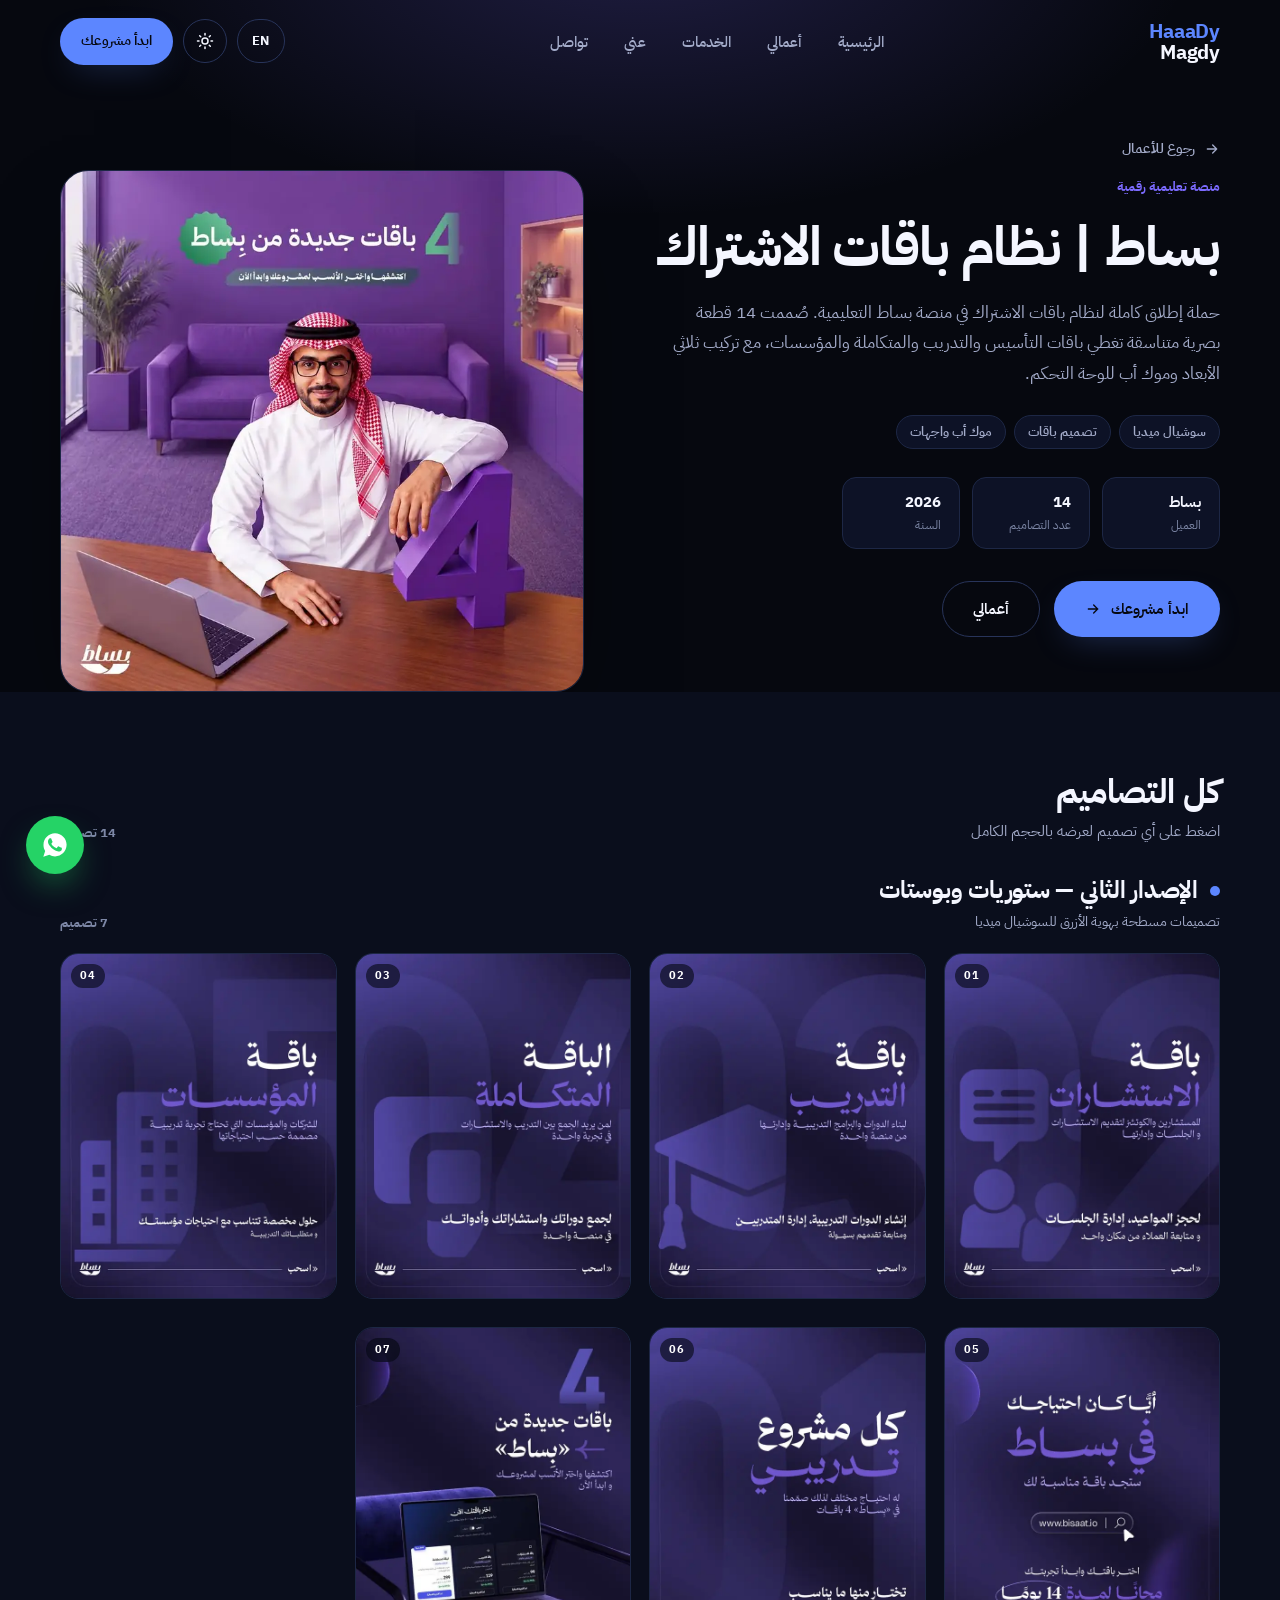
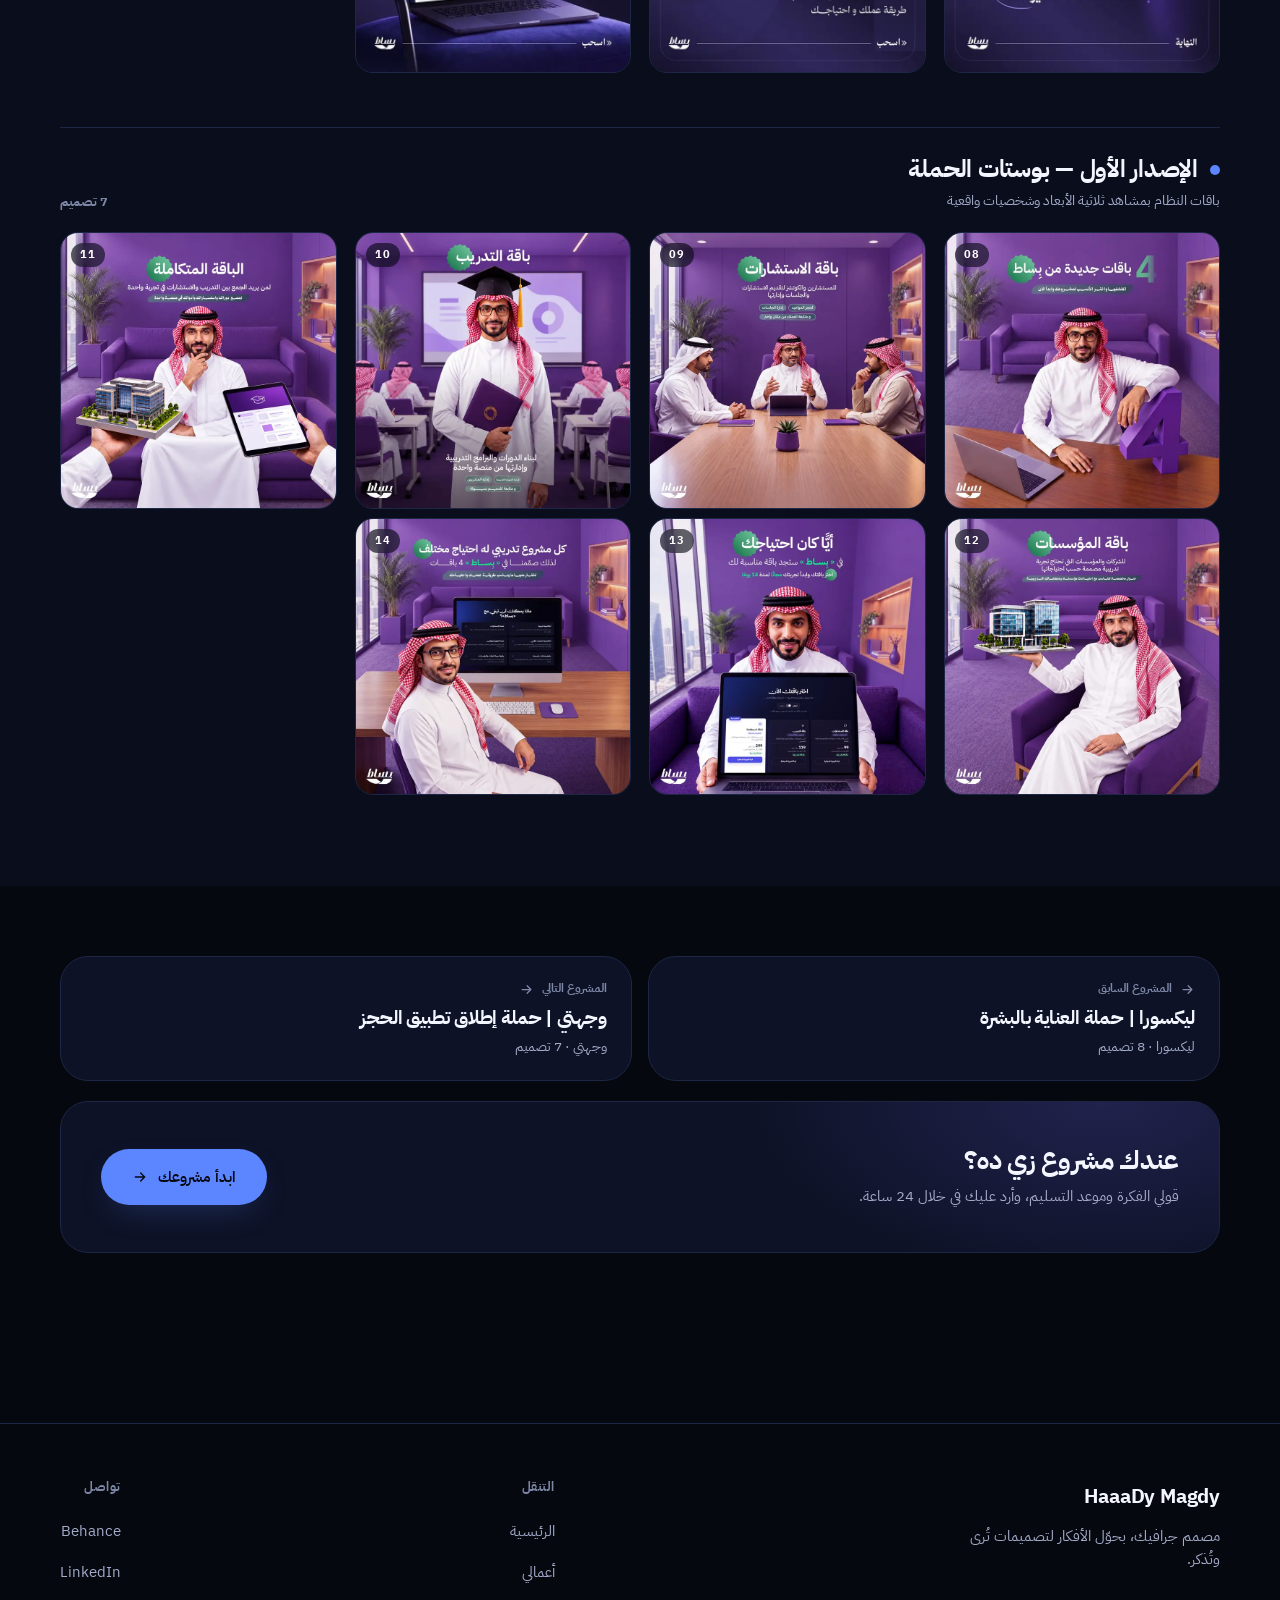
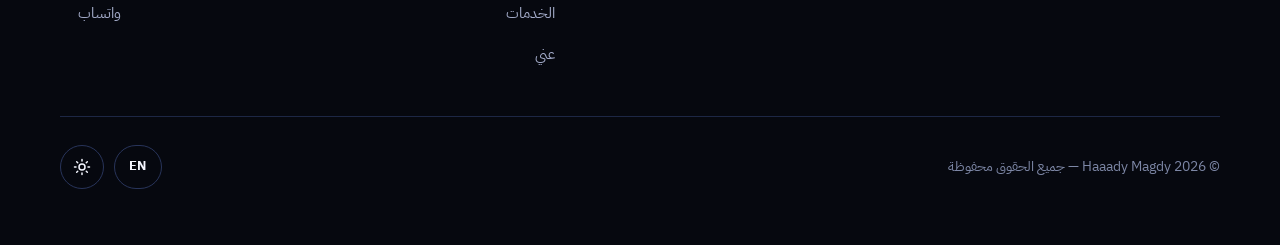
<file: projects/besat.html>
<!DOCTYPE html>
<html lang="ar" dir="rtl" data-theme="dark" class="no-js">
<head>
<meta charset="UTF-8">
<script>
/* Applies saved theme/language before first paint - avoids a flash of the wrong styling. */
(function(){
  try{
    var lang = localStorage.getItem('haaady_lang') || 'ar';
    var theme = localStorage.getItem('haaady_theme') || 'dark';   /* DARK IS THE DEFAULT */
    var html = document.documentElement;
    html.classList.remove('no-js');
    html.setAttribute('lang', lang);
    html.setAttribute('dir', lang === 'ar' ? 'rtl' : 'ltr');
    html.setAttribute('data-theme', theme);
  }catch(e){}
})();
</script>
<meta name="viewport" content="width=device-width, initial-scale=1, viewport-fit=cover">
<title>بساط | نظام باقات الاشتراك — أعمال هادي مجدي</title>
<meta name="description" content="حملة إطلاق كاملة لنظام باقات الاشتراك في منصة بساط التعليمية. صُممت 14 قطعة بصرية متناسقة تغطي باقات التأسيس والتدريب والمتكاملة والمؤسسات، مع تركيب ثلاثي الأبعاد وموك أب للوحة التحكم.">
<meta name="keywords" content="مصمم جرافيك, تصميم هوية بصرية, سوشيال ميديا, حملات إعلانية, Graphic Designer, Haaady Magdy">
<meta name="robots" content="index, follow, max-image-preview:large">
<meta name="google-site-verification" content="L_lwb_WBGld9fwgoARfQ-IIxrJj4-zy0x0mhX-AJchU">
<meta name="author" content="Haaady Magdy">
<link rel="canonical" href="https://haady5.github.io/portfolio/projects/besat.html">
<meta name="theme-color" content="#06080F">
<meta property="og:type" content="website">
<meta property="og:site_name" content="Haaady Magdy">
<meta property="og:url" content="https://haady5.github.io/portfolio/projects/besat.html">
<meta property="og:title" content="بساط | نظام باقات الاشتراك — أعمال هادي مجدي">
<meta property="og:description" content="حملة إطلاق كاملة لنظام باقات الاشتراك في منصة بساط التعليمية. صُممت 14 قطعة بصرية متناسقة تغطي باقات التأسيس والتدريب والمتكاملة والمؤسسات، مع تركيب ثلاثي الأبعاد وموك أب للوحة التحكم.">
<meta property="og:image" content="https://haady5.github.io/portfolio/images/projects/besat/01-launch-4-packages.webp">
<meta property="og:locale" content="ar_AR">
<meta property="og:locale:alternate" content="en_US">
<meta name="twitter:card" content="summary_large_image">
<meta name="twitter:title" content="بساط | نظام باقات الاشتراك — أعمال هادي مجدي">
<meta name="twitter:description" content="حملة إطلاق كاملة لنظام باقات الاشتراك في منصة بساط التعليمية. صُممت 14 قطعة بصرية متناسقة تغطي باقات التأسيس والتدريب والمتكاملة والمؤسسات، مع تركيب ثلاثي الأبعاد وموك أب للوحة التحكم.">
<meta name="twitter:image" content="https://haady5.github.io/portfolio/images/projects/besat/01-launch-4-packages.webp">
<link rel="icon" href="data:image/svg+xml,%3Csvg xmlns='http://www.w3.org/2000/svg' viewBox='0 0 100 100'%3E%3Crect width='100' height='100' rx='24' fill='%235C86FF'/%3E%3Ctext x='50' y='68' font-family='Arial,sans-serif' font-weight='700' font-size='54' fill='white' text-anchor='middle'%3EH%3C/text%3E%3C/svg%3E">
<link rel="apple-touch-icon" href="../images/icon-180.png">
<link rel="icon" type="image/png" sizes="192x192" href="../images/icon-192.png">
<link rel="manifest" href="../manifest.json">
<link rel="stylesheet" href="../assets/css/style.css">
<link rel="preload" as="font" type="font/woff2" href="../assets/fonts/IBMPlexSansArabic-400-arabic.woff2" crossorigin>
<link rel="preload" as="font" type="font/woff2" href="../assets/fonts/IBMPlexSansArabic-700-arabic.woff2" crossorigin>
<script type="application/ld+json">
{
  "@context": "https://schema.org",
  "@type": "ImageGallery",
  "name": "بساط | نظام باقات الاشتراك",
  "alternateName": "Besat | Subscription package system",
  "description": "حملة إطلاق كاملة لنظام باقات الاشتراك في منصة بساط التعليمية. صُممت 14 قطعة بصرية متناسقة تغطي باقات التأسيس والتدريب والمتكاملة والمؤسسات، مع تركيب ثلاثي الأبعاد وموك أب للوحة التحكم.",
  "url": "https://haady5.github.io/portfolio/projects/besat.html",
  "dateCreated": "2026",
  "author": {
    "@type": "Person",
    "name": "Haaady Magdy",
    "url": "https://haady5.github.io/portfolio/"
  },
  "about": "منصة تعليمية رقمية",
  "associatedMedia": [
    {
      "@type": "ImageObject",
      "contentUrl": "https://haady5.github.io/portfolio/images/projects/besat/01-launch-4-packages.webp",
      "width": 1280,
      "height": 1280,
      "caption": "إعلان إطلاق 4 باقات جديدة لمنصة بساط"
    },
    {
      "@type": "ImageObject",
      "contentUrl": "https://haady5.github.io/portfolio/images/projects/besat/02-foundation-package.webp",
      "width": 1400,
      "height": 1400,
      "caption": "باقة التأسيس لمنصة بساط"
    },
    {
      "@type": "ImageObject",
      "contentUrl": "https://haady5.github.io/portfolio/images/projects/besat/03-training-package.webp",
      "width": 1400,
      "height": 1400,
      "caption": "باقة التدريب لمنصة بساط"
    },
    {
      "@type": "ImageObject",
      "contentUrl": "https://haady5.github.io/portfolio/images/projects/besat/04-integrated-package.webp",
      "width": 1400,
      "height": 1400,
      "caption": "الباقة المتكاملة لمنصة بساط"
    },
    {
      "@type": "ImageObject",
      "contentUrl": "https://haady5.github.io/portfolio/images/projects/besat/05-institutions-package.webp",
      "width": 1400,
      "height": 1400,
      "caption": "باقة المؤسسات لمنصة بساط"
    },
    {
      "@type": "ImageObject",
      "contentUrl": "https://haady5.github.io/portfolio/images/projects/besat/06-needs-laptop.webp",
      "width": 1400,
      "height": 1400,
      "caption": "تصميم باقة على شاشة لابتوب"
    },
    {
      "@type": "ImageObject",
      "contentUrl": "https://haady5.github.io/portfolio/images/projects/besat/07-training-dashboard.webp",
      "width": 1400,
      "height": 1400,
      "caption": "باقة كل مشروع تدريبي مع لوحة التحكم"
    },
    {
      "@type": "ImageObject",
      "contentUrl": "https://haady5.github.io/portfolio/images/projects/besat/08-subscriptions-package.webp",
      "width": 1120,
      "height": 1400,
      "caption": "باقة الاشتراكات لمنصة بساط"
    },
    {
      "@type": "ImageObject",
      "contentUrl": "https://haady5.github.io/portfolio/images/projects/besat/09-training-package-story.webp",
      "width": 1120,
      "height": 1400,
      "caption": "باقة التدريب ضمن سلسلة الإعلانات"
    },
    {
      "@type": "ImageObject",
      "contentUrl": "https://haady5.github.io/portfolio/images/projects/besat/10-integrated-package-story.webp",
      "width": 1120,
      "height": 1400,
      "caption": "الباقة المتكاملة ضمن سلسلة الإعلانات"
    },
    {
      "@type": "ImageObject",
      "contentUrl": "https://haady5.github.io/portfolio/images/projects/besat/11-institutions-package-story.webp",
      "width": 1120,
      "height": 1400,
      "caption": "باقة المؤسسات ضمن سلسلة الإعلانات"
    },
    {
      "@type": "ImageObject",
      "contentUrl": "https://haady5.github.io/portfolio/images/projects/besat/12-whatever-you-need.webp",
      "width": 1120,
      "height": 1400,
      "caption": "تصميم أيا كان احتياجك في بسط"
    },
    {
      "@type": "ImageObject",
      "contentUrl": "https://haady5.github.io/portfolio/images/projects/besat/13-every-training-project.webp",
      "width": 1120,
      "height": 1400,
      "caption": "تصميم كل مشروع تدريبي له باقة"
    },
    {
      "@type": "ImageObject",
      "contentUrl": "https://haady5.github.io/portfolio/images/projects/besat/14-dashboard-ui.webp",
      "width": 1024,
      "height": 1280,
      "caption": "واجهة اختيار الباقة داخل منصة بساط"
    }
  ]
}
</script>

</head>
<body data-project="besat" data-title-ar="بساط | نظام باقات الاشتراك — أعمال هادي مجدي" data-title-en="Besat | Subscription package system — Haaady Magdy Portfolio" data-desc-ar="حملة إطلاق كاملة لنظام باقات الاشتراك في منصة بساط التعليمية. صُممت 14 قطعة بصرية متناسقة تغطي باقات التأسيس والتدريب والمتكاملة والمؤسسات، مع تركيب ثلاثي الأبعاد وموك أب للوحة التحكم." data-desc-en="A complete launch campaign for the subscription package system of the Besat learning platform. 14 matching visuals covering the foundation, training, integrated and institutions packages, plus 3D compositions and a dashboard mockup.">


<a href="#main" class="skip-link" data-i18n="skip">تخطى إلى المحتوى</a>

<header class="navbar" id="navbar">
  <div class="container nav-inner">
    <a href="../index.html#hero" class="logo" aria-label="Haaady Magdy">
      <span>Haaa<span>Dy</span></span>
      Magdy
    </a>
    <nav class="nav-links" aria-label="Main navigation">
      <a href="../index.html#hero" data-i18n="nav_home">الرئيسية</a>
      <a href="../index.html#work" data-i18n="nav_work">أعمالي</a>
      <a href="../index.html#services" data-i18n="nav_services">الخدمات</a>
      <a href="../index.html#about" data-i18n="nav_about">عني</a>
      <a href="../index.html#contact" data-i18n="nav_contact">تواصل</a>
    </nav>
    <div class="nav-actions">
      <button class="icon-btn lang-btn" id="langToggle" aria-label="EN - Switch to English">EN</button>
      <button class="icon-btn" id="themeToggle" aria-label="Toggle dark mode">
        <svg xmlns="http://www.w3.org/2000/svg" viewBox="0 0 24 24" fill="none" stroke="currentColor" stroke-width="2" stroke-linecap="round"><circle cx="12" cy="12" r="4"/><path d="M12 2v2M12 20v2M4.9 4.9l1.4 1.4M17.7 17.7l1.4 1.4M2 12h2M20 12h2M4.9 19.1l1.4-1.4M17.7 6.3l1.4-1.4"/></svg>
      </button>
      <a href="../index.html#contact" class="btn btn-primary btn-sm" data-i18n="nav_cta" style="display:none" id="navCta">ابدأ مشروعك</a>
      <button class="icon-btn burger" id="burgerBtn" aria-label="Open menu" aria-expanded="false">
        <svg xmlns="http://www.w3.org/2000/svg" viewBox="0 0 24 24" fill="none" stroke="currentColor" stroke-width="2" stroke-linecap="round"><path d="M4 7h16M4 12h16M4 17h16"/></svg>
      </button>
    </div>
  </div>
</header>

<div class="mobile-menu" id="mobileMenu">
  <div class="mobile-menu-top">
    <a href="../index.html#hero" class="logo" aria-label="Haaady Magdy">HaaaDy Magdy</a>
    <button class="icon-btn" id="mobileCloseBtn" aria-label="Close menu">
      <svg xmlns="http://www.w3.org/2000/svg" viewBox="0 0 24 24" fill="none" stroke="currentColor" stroke-width="2" stroke-linecap="round"><path d="M6 6l12 12M18 6L6 18"/></svg>
    </button>
  </div>
  <nav class="mobile-links" aria-label="Mobile navigation">
    <a href="../index.html#hero" class="mobile-link" data-i18n="nav_home">الرئيسية</a>
    <a href="../index.html#work" class="mobile-link" data-i18n="nav_work">أعمالي</a>
    <a href="../index.html#services" class="mobile-link" data-i18n="nav_services">الخدمات</a>
    <a href="../index.html#about" class="mobile-link" data-i18n="nav_about">عني</a>
    <a href="../index.html#contact" class="mobile-link" data-i18n="nav_contact">تواصل</a>
  </nav>
  <div class="mobile-menu-foot">
    <a href="../index.html#contact" class="btn btn-primary" data-i18n="nav_cta">ابدأ مشروعك</a>
    <div class="mobile-social">
      <a href="https://www.behance.net/haaady" target="_blank" rel="noopener" class="icon-btn" aria-label="Behance">Be</a>
      <a href="https://www.linkedin.com/in/haaady-magdy1/" target="_blank" rel="noopener" class="icon-btn" aria-label="LinkedIn">in</a>
      <a href="https://wa.me/201140634814" target="_blank" rel="noopener" class="icon-btn" aria-label="WhatsApp">WA</a>
    </div>
  </div>
</div>


<main id="main">

  <section class="pp-hero" style="--p-accent:#7C6BFF">
    <div class="container">
      <a class="pp-back" href="../index.html#work">
        <svg xmlns="http://www.w3.org/2000/svg" viewBox="0 0 24 24" fill="none" stroke="currentColor" stroke-width="2" stroke-linecap="round" stroke-linejoin="round"><path d="M19 12H5M11 18l-6-6 6-6"/></svg>
        <span data-i18n="pp_back">رجوع للأعمال</span>
      </a>
      <div class="pp-hero-inner">
        <div class="pp-hero-copy">
          <span class="pp-kicker" data-p="kicker">منصة تعليمية رقمية</span>
          <h1 data-p="title">بساط | نظام باقات الاشتراك</h1>
          <p data-p="desc">حملة إطلاق كاملة لنظام باقات الاشتراك في منصة بساط التعليمية. صُممت 14 قطعة بصرية متناسقة تغطي باقات التأسيس والتدريب والمتكاملة والمؤسسات، مع تركيب ثلاثي الأبعاد وموك أب للوحة التحكم.</p>
          <div class="pp-services" data-p="services"><span class="pp-service">سوشيال ميديا</span><span class="pp-service">تصميم باقات</span><span class="pp-service">موك أب واجهات</span></div>
          <div class="pp-facts">
            <div class="pp-fact"><b data-p="client">بساط</b><span data-i18n="pp_client">العميل</span></div>
            <div class="pp-fact"><b data-p="count">14</b><span data-i18n="pp_count">عدد التصاميم</span></div>
            <div class="pp-fact"><b>2026</b><span data-i18n="pp_year">السنة</span></div>
          </div>
          <div class="pp-cta">
            <a href="../index.html#contact" class="btn btn-primary">
              <span data-i18n="pp_cta_btn">ابدأ مشروعك</span>
              <svg xmlns="http://www.w3.org/2000/svg" viewBox="0 0 24 24" fill="none" stroke="currentColor" stroke-width="2" stroke-linecap="round"><path d="M5 12h14M13 6l6 6-6 6"/></svg>
            </a>
            <a href="../index.html#work" class="btn btn-ghost" data-i18n="nav_work">أعمالي</a>
          </div>
        </div>
        <div class="pp-hero-media">
          <img src="../images/projects/besat/01-launch-4-packages-l.webp" srcset="../images/projects/besat/01-launch-4-packages-m.webp 760w, ../images/projects/besat/01-launch-4-packages-l.webp 1050w, ../images/projects/besat/01-launch-4-packages.webp 1280w" sizes="(max-width:979px) 92vw, 44vw"
               alt="إعلان إطلاق 4 باقات جديدة لمنصة بساط" width="1280" height="1280" fetchpriority="high">
        </div>
      </div>
    </div>
  </section>

  <section class="pp-gallery-section">
    <div class="container">
      <div class="pp-gallery-head">
        <div>
          <h2 data-i18n="pp_gallery">كل التصاميم</h2>
          <p data-i18n="pp_gallery_desc">اضغط على أي تصميم لعرضه بالحجم الكامل</p>
        </div>
        <span class="proj-count">14 <span data-i18n="proj_designs">تصميم</span></span>
      </div>
<div class="pp-version-head reveal" data-vgi="1"><div><h3 data-vg="title">الإصدار الثاني — ستوريات وبوستات</h3><p data-vg="sub">تصميمات مسطحة بهوية الأزرق للسوشيال ميديا</p></div><span class="proj-count">7 <span data-i18n="proj_designs">تصميم</span></span></div>
<div class="pp-gallery">
<button type="button" class="pp-tile reveal" data-src="../images/projects/besat/08-subscriptions-package.webp" data-alt="باقة الاشتراكات لمنصة بساط" data-img="7"><span class="pp-tile-num">01</span><img src="../images/projects/besat/08-subscriptions-package-m.webp" srcset="../images/projects/besat/08-subscriptions-package-m.webp 608w, ../images/projects/besat/08-subscriptions-package.webp 1120w" sizes="(max-width:359px) 100vw, (max-width:699px) 50vw, (max-width:1099px) 34vw, 25vw" alt="باقة الاشتراكات لمنصة بساط" loading="lazy" decoding="async" width="608" height="760"><span class="pp-tile-cap">باقة الاشتراكات لمنصة بساط</span></button>
<button type="button" class="pp-tile reveal" data-src="../images/projects/besat/09-training-package-story.webp" data-alt="باقة التدريب ضمن سلسلة الإعلانات" data-img="8"><span class="pp-tile-num">02</span><img src="../images/projects/besat/09-training-package-story-m.webp" srcset="../images/projects/besat/09-training-package-story-m.webp 608w, ../images/projects/besat/09-training-package-story.webp 1120w" sizes="(max-width:359px) 100vw, (max-width:699px) 50vw, (max-width:1099px) 34vw, 25vw" alt="باقة التدريب ضمن سلسلة الإعلانات" loading="lazy" decoding="async" width="608" height="760"><span class="pp-tile-cap">باقة التدريب ضمن سلسلة الإعلانات</span></button>
<button type="button" class="pp-tile reveal" data-src="../images/projects/besat/10-integrated-package-story.webp" data-alt="الباقة المتكاملة ضمن سلسلة الإعلانات" data-img="9"><span class="pp-tile-num">03</span><img src="../images/projects/besat/10-integrated-package-story-m.webp" srcset="../images/projects/besat/10-integrated-package-story-m.webp 608w, ../images/projects/besat/10-integrated-package-story.webp 1120w" sizes="(max-width:359px) 100vw, (max-width:699px) 50vw, (max-width:1099px) 34vw, 25vw" alt="الباقة المتكاملة ضمن سلسلة الإعلانات" loading="lazy" decoding="async" width="608" height="760"><span class="pp-tile-cap">الباقة المتكاملة ضمن سلسلة الإعلانات</span></button>
<button type="button" class="pp-tile reveal" data-src="../images/projects/besat/11-institutions-package-story.webp" data-alt="باقة المؤسسات ضمن سلسلة الإعلانات" data-img="10"><span class="pp-tile-num">04</span><img src="../images/projects/besat/11-institutions-package-story-m.webp" srcset="../images/projects/besat/11-institutions-package-story-m.webp 608w, ../images/projects/besat/11-institutions-package-story.webp 1120w" sizes="(max-width:359px) 100vw, (max-width:699px) 50vw, (max-width:1099px) 34vw, 25vw" alt="باقة المؤسسات ضمن سلسلة الإعلانات" loading="lazy" decoding="async" width="608" height="760"><span class="pp-tile-cap">باقة المؤسسات ضمن سلسلة الإعلانات</span></button>
<button type="button" class="pp-tile reveal" data-src="../images/projects/besat/12-whatever-you-need.webp" data-alt="تصميم أيا كان احتياجك في بسط" data-img="11"><span class="pp-tile-num">05</span><img src="../images/projects/besat/12-whatever-you-need-m.webp" srcset="../images/projects/besat/12-whatever-you-need-m.webp 608w, ../images/projects/besat/12-whatever-you-need.webp 1120w" sizes="(max-width:359px) 100vw, (max-width:699px) 50vw, (max-width:1099px) 34vw, 25vw" alt="تصميم أيا كان احتياجك في بسط" loading="lazy" decoding="async" width="608" height="760"><span class="pp-tile-cap">تصميم أيا كان احتياجك في بسط</span></button>
<button type="button" class="pp-tile reveal" data-src="../images/projects/besat/13-every-training-project.webp" data-alt="تصميم كل مشروع تدريبي له باقة" data-img="12"><span class="pp-tile-num">06</span><img src="../images/projects/besat/13-every-training-project-m.webp" srcset="../images/projects/besat/13-every-training-project-m.webp 608w, ../images/projects/besat/13-every-training-project.webp 1120w" sizes="(max-width:359px) 100vw, (max-width:699px) 50vw, (max-width:1099px) 34vw, 25vw" alt="تصميم كل مشروع تدريبي له باقة" loading="lazy" decoding="async" width="608" height="760"><span class="pp-tile-cap">تصميم كل مشروع تدريبي له باقة</span></button>
<button type="button" class="pp-tile reveal" data-src="../images/projects/besat/14-dashboard-ui.webp" data-alt="واجهة اختيار الباقة داخل منصة بساط" data-img="13"><span class="pp-tile-num">07</span><img src="../images/projects/besat/14-dashboard-ui-m.webp" srcset="../images/projects/besat/14-dashboard-ui-m.webp 608w, ../images/projects/besat/14-dashboard-ui.webp 1024w" sizes="(max-width:359px) 100vw, (max-width:699px) 50vw, (max-width:1099px) 34vw, 25vw" alt="واجهة اختيار الباقة داخل منصة بساط" loading="lazy" decoding="async" width="608" height="760"><span class="pp-tile-cap">واجهة اختيار الباقة داخل منصة بساط</span></button>
</div>
<div class="pp-version-head reveal" data-vgi="0"><div><h3 data-vg="title">الإصدار الأول — بوستات الحملة</h3><p data-vg="sub">باقات النظام بمشاهد ثلاثية الأبعاد وشخصيات واقعية</p></div><span class="proj-count">7 <span data-i18n="proj_designs">تصميم</span></span></div>
<div class="pp-gallery">
<button type="button" class="pp-tile reveal" data-src="../images/projects/besat/01-launch-4-packages.webp" data-alt="إعلان إطلاق 4 باقات جديدة لمنصة بساط" data-img="0"><span class="pp-tile-num">08</span><img src="../images/projects/besat/01-launch-4-packages-m.webp" srcset="../images/projects/besat/01-launch-4-packages-m.webp 760w, ../images/projects/besat/01-launch-4-packages.webp 1280w" sizes="(max-width:359px) 100vw, (max-width:699px) 50vw, (max-width:1099px) 34vw, 25vw" alt="إعلان إطلاق 4 باقات جديدة لمنصة بساط" loading="lazy" decoding="async" width="760" height="760"><span class="pp-tile-cap">إعلان إطلاق 4 باقات جديدة لمنصة بساط</span></button>
<button type="button" class="pp-tile reveal" data-src="../images/projects/besat/02-foundation-package.webp" data-alt="باقة التأسيس لمنصة بساط" data-img="1"><span class="pp-tile-num">09</span><img src="../images/projects/besat/02-foundation-package-m.webp" srcset="../images/projects/besat/02-foundation-package-m.webp 760w, ../images/projects/besat/02-foundation-package.webp 1400w" sizes="(max-width:359px) 100vw, (max-width:699px) 50vw, (max-width:1099px) 34vw, 25vw" alt="باقة التأسيس لمنصة بساط" loading="lazy" decoding="async" width="760" height="760"><span class="pp-tile-cap">باقة التأسيس لمنصة بساط</span></button>
<button type="button" class="pp-tile reveal" data-src="../images/projects/besat/03-training-package.webp" data-alt="باقة التدريب لمنصة بساط" data-img="2"><span class="pp-tile-num">10</span><img src="../images/projects/besat/03-training-package-m.webp" srcset="../images/projects/besat/03-training-package-m.webp 760w, ../images/projects/besat/03-training-package.webp 1400w" sizes="(max-width:359px) 100vw, (max-width:699px) 50vw, (max-width:1099px) 34vw, 25vw" alt="باقة التدريب لمنصة بساط" loading="lazy" decoding="async" width="760" height="760"><span class="pp-tile-cap">باقة التدريب لمنصة بساط</span></button>
<button type="button" class="pp-tile reveal" data-src="../images/projects/besat/04-integrated-package.webp" data-alt="الباقة المتكاملة لمنصة بساط" data-img="3"><span class="pp-tile-num">11</span><img src="../images/projects/besat/04-integrated-package-m.webp" srcset="../images/projects/besat/04-integrated-package-m.webp 760w, ../images/projects/besat/04-integrated-package.webp 1400w" sizes="(max-width:359px) 100vw, (max-width:699px) 50vw, (max-width:1099px) 34vw, 25vw" alt="الباقة المتكاملة لمنصة بساط" loading="lazy" decoding="async" width="760" height="760"><span class="pp-tile-cap">الباقة المتكاملة لمنصة بساط</span></button>
<button type="button" class="pp-tile reveal" data-src="../images/projects/besat/05-institutions-package.webp" data-alt="باقة المؤسسات لمنصة بساط" data-img="4"><span class="pp-tile-num">12</span><img src="../images/projects/besat/05-institutions-package-m.webp" srcset="../images/projects/besat/05-institutions-package-m.webp 760w, ../images/projects/besat/05-institutions-package.webp 1400w" sizes="(max-width:359px) 100vw, (max-width:699px) 50vw, (max-width:1099px) 34vw, 25vw" alt="باقة المؤسسات لمنصة بساط" loading="lazy" decoding="async" width="760" height="760"><span class="pp-tile-cap">باقة المؤسسات لمنصة بساط</span></button>
<button type="button" class="pp-tile reveal" data-src="../images/projects/besat/06-needs-laptop.webp" data-alt="تصميم باقة على شاشة لابتوب" data-img="5"><span class="pp-tile-num">13</span><img src="../images/projects/besat/06-needs-laptop-m.webp" srcset="../images/projects/besat/06-needs-laptop-m.webp 760w, ../images/projects/besat/06-needs-laptop.webp 1400w" sizes="(max-width:359px) 100vw, (max-width:699px) 50vw, (max-width:1099px) 34vw, 25vw" alt="تصميم باقة على شاشة لابتوب" loading="lazy" decoding="async" width="760" height="760"><span class="pp-tile-cap">تصميم باقة على شاشة لابتوب</span></button>
<button type="button" class="pp-tile reveal" data-src="../images/projects/besat/07-training-dashboard.webp" data-alt="باقة كل مشروع تدريبي مع لوحة التحكم" data-img="6"><span class="pp-tile-num">14</span><img src="../images/projects/besat/07-training-dashboard-m.webp" srcset="../images/projects/besat/07-training-dashboard-m.webp 760w, ../images/projects/besat/07-training-dashboard.webp 1400w" sizes="(max-width:359px) 100vw, (max-width:699px) 50vw, (max-width:1099px) 34vw, 25vw" alt="باقة كل مشروع تدريبي مع لوحة التحكم" loading="lazy" decoding="async" width="760" height="760"><span class="pp-tile-cap">باقة كل مشروع تدريبي مع لوحة التحكم</span></button>
</div>
    </div>
  </section>

  <section class="pp-nav">
    <div class="container">
      <div class="pp-nav-grid">
        <a class="pp-nav-card pp-nav-prev" href="lixora.html">
          <span class="pp-nav-label">
            <svg xmlns="http://www.w3.org/2000/svg" viewBox="0 0 24 24" fill="none" stroke="currentColor" stroke-width="2" stroke-linecap="round" stroke-linejoin="round"><path d="M19 12H5M11 18l-6-6 6-6"/></svg>
            <span data-i18n="pp_prev">المشروع السابق</span>
          </span>
          <h3 class="pp-nav-card-title">ليكسورا | حملة العناية بالبشرة</h3>
          <p class="pp-nav-card-meta">ليكسورا · 8 تصميم</p>
        </a>
        <a class="pp-nav-card pp-nav-next" href="wejhati.html">
          <span class="pp-nav-label">
            <span data-i18n="pp_next">المشروع التالي</span>
            <svg xmlns="http://www.w3.org/2000/svg" viewBox="0 0 24 24" fill="none" stroke="currentColor" stroke-width="2" stroke-linecap="round" stroke-linejoin="round"><path d="M5 12h14M13 6l6 6-6 6"/></svg>
          </span>
          <h3 class="pp-nav-card-title">وجهتي | حملة إطلاق تطبيق الحجز</h3>
          <p class="pp-nav-card-meta">وجهتي · 7 تصميم</p>
        </a>
      </div>

      <div class="pp-cta-band" style="--p-accent:#7C6BFF">
        <div>
          <h3 data-i18n="pp_cta_title">عندك مشروع زي ده؟</h3>
          <p data-i18n="pp_cta_desc">قولي الفكرة وموعد التسليم، وأرد عليك في خلال 24 ساعة.</p>
        </div>
        <a href="../index.html#contact" class="btn btn-primary">
          <span data-i18n="pp_cta_btn">ابدأ مشروعك</span>
          <svg xmlns="http://www.w3.org/2000/svg" viewBox="0 0 24 24" fill="none" stroke="currentColor" stroke-width="2" stroke-linecap="round"><path d="M5 12h14M13 6l6 6-6 6"/></svg>
        </a>
      </div>
    </div>
  </section>

</main>


<div class="lbx" id="lbx" role="dialog" aria-modal="true" aria-label="Design preview">
  <button class="lbx-btn lbx-close" aria-label="Close">
    <svg xmlns="http://www.w3.org/2000/svg" viewBox="0 0 24 24" fill="none" stroke="currentColor" stroke-width="2" stroke-linecap="round"><path d="M6 6l12 12M18 6L6 18"/></svg>
  </button>
  <button class="lbx-btn lbx-prev" aria-label="Previous design">
    <svg xmlns="http://www.w3.org/2000/svg" viewBox="0 0 24 24" fill="none" stroke="currentColor" stroke-width="2" stroke-linecap="round" stroke-linejoin="round"><path d="M15 18l-6-6 6-6"/></svg>
  </button>
  <button class="lbx-btn lbx-next" aria-label="Next design">
    <svg xmlns="http://www.w3.org/2000/svg" viewBox="0 0 24 24" fill="none" stroke="currentColor" stroke-width="2" stroke-linecap="round" stroke-linejoin="round"><path d="M9 18l6-6-6-6"/></svg>
  </button>
  <div class="lbx-inner">
    <div class="lbx-stage">
      <img alt="">
    </div>
    <div class="lbx-meta">
      <div class="lbx-meta-txt">
        <div class="lbx-cat" data-i18n="nav_projects">المشاريع</div>
        <div class="lbx-title"></div>
      </div>
      <span class="lbx-count"></span>
    </div>
  </div>
</div>



<footer>
  <div class="container">
    <div class="footer-top">
      <div class="footer-brand">
        <div class="logo">HaaaDy Magdy</div>
        <p data-i18n="footer_desc">مصمم جرافيك، بحوّل الأفكار لتصميمات تُرى وتُذكر.</p>
      </div>
      <div class="footer-col">
        <h4 data-i18n="footer_nav">التنقل</h4>
        <ul>
          <li><a href="../index.html#hero" data-i18n="nav_home">الرئيسية</a></li>
          <li><a href="../index.html#work" data-i18n="nav_work">أعمالي</a></li>
          <li><a href="../index.html#services" data-i18n="nav_services">الخدمات</a></li>
          <li><a href="../index.html#about" data-i18n="nav_about">عني</a></li>
        </ul>
      </div>
      <div class="footer-col">
        <h4 data-i18n="footer_connect">تواصل</h4>
        <ul>
          <li><a href="https://www.behance.net/haaady" target="_blank" rel="noopener">Behance</a></li>
          <li><a href="https://www.linkedin.com/in/haaady-magdy1/" target="_blank" rel="noopener">LinkedIn</a></li>
          <li><a href="https://wa.me/201140634814" target="_blank" rel="noopener" data-i18n="contact_wa">واتساب</a></li>
        </ul>
      </div>
    </div>
    <div class="footer-bottom">
      <span>© <span id="year"></span> Haaady Magdy — <span data-i18n="footer_rights">جميع الحقوق محفوظة</span></span>
      <div class="footer-toggles">
        <button class="icon-btn lang-btn" id="langToggle2" aria-label="EN - Switch to English">EN</button>
        <button class="icon-btn" id="themeToggle2" aria-label="Toggle dark mode">
          <svg xmlns="http://www.w3.org/2000/svg" viewBox="0 0 24 24" fill="none" stroke="currentColor" stroke-width="2" stroke-linecap="round"><circle cx="12" cy="12" r="4"/><path d="M12 2v2M12 20v2M4.9 4.9l1.4 1.4M17.7 17.7l1.4 1.4M2 12h2M20 12h2M4.9 19.1l1.4-1.4M17.7 6.3l1.4-1.4"/></svg>
        </button>
      </div>
    </div>
  </div>
</footer>

<a href="https://wa.me/201140634814?text=%D9%85%D8%B1%D8%AD%D8%A8%D8%A7%D9%8B%20Haaady%D8%8C%20%D8%A3%D8%B1%D9%8A%D8%AF%20%D8%A7%D9%84%D8%A7%D8%B3%D8%AA%D9%81%D8%B3%D8%A7%D8%B1%20%D8%B9%D9%86%20%D9%85%D8%B4%D8%B1%D9%88%D8%B9%20%D8%AA%D8%B5%D9%85%D9%8A%D9%85." target="_blank" rel="noopener" class="wa-float" aria-label="WhatsApp">
  <svg xmlns="http://www.w3.org/2000/svg" viewBox="0 0 24 24" fill="currentColor"><path d="M12.04 2C6.58 2 2.13 6.45 2.13 11.91c0 1.87.5 3.62 1.44 5.13L2 22l5.13-1.55a9.9 9.9 0 004.91 1.31h.01c5.46 0 9.9-4.45 9.9-9.91C21.95 6.45 17.5 2 12.04 2zm5.9 14.02c-.25.7-1.25 1.29-2.03 1.46-.55.12-1.26.21-3.63-.78-2.99-1.24-4.93-4.27-5.08-4.47-.14-.2-1.22-1.62-1.22-3.1s.77-2.19 1.05-2.49c.25-.27.55-.34.73-.34h.53c.17 0 .4-.03.62.47.25.6.86 2.08.93 2.23.07.15.12.32.02.52-.1.2-.15.32-.3.5-.15.17-.31.39-.45.52-.15.15-.3.31-.13.6.17.3.76 1.25 1.63 2.02 1.12 1 2.06 1.31 2.36 1.46.3.15.47.12.65-.07.17-.2.75-.87.95-1.17.2-.3.4-.25.67-.15.27.1 1.75.82 2.05.97.3.15.5.22.57.35.07.12.07.7-.18 1.4z"/></svg>
</a>

<script src="../assets/js/i18n.js"></script>
<script src="../assets/js/data.js"></script>
<script src="../assets/js/main.js"></script>

<script src="../assets/js/project.js"></script>
</body>
</html>
</file>
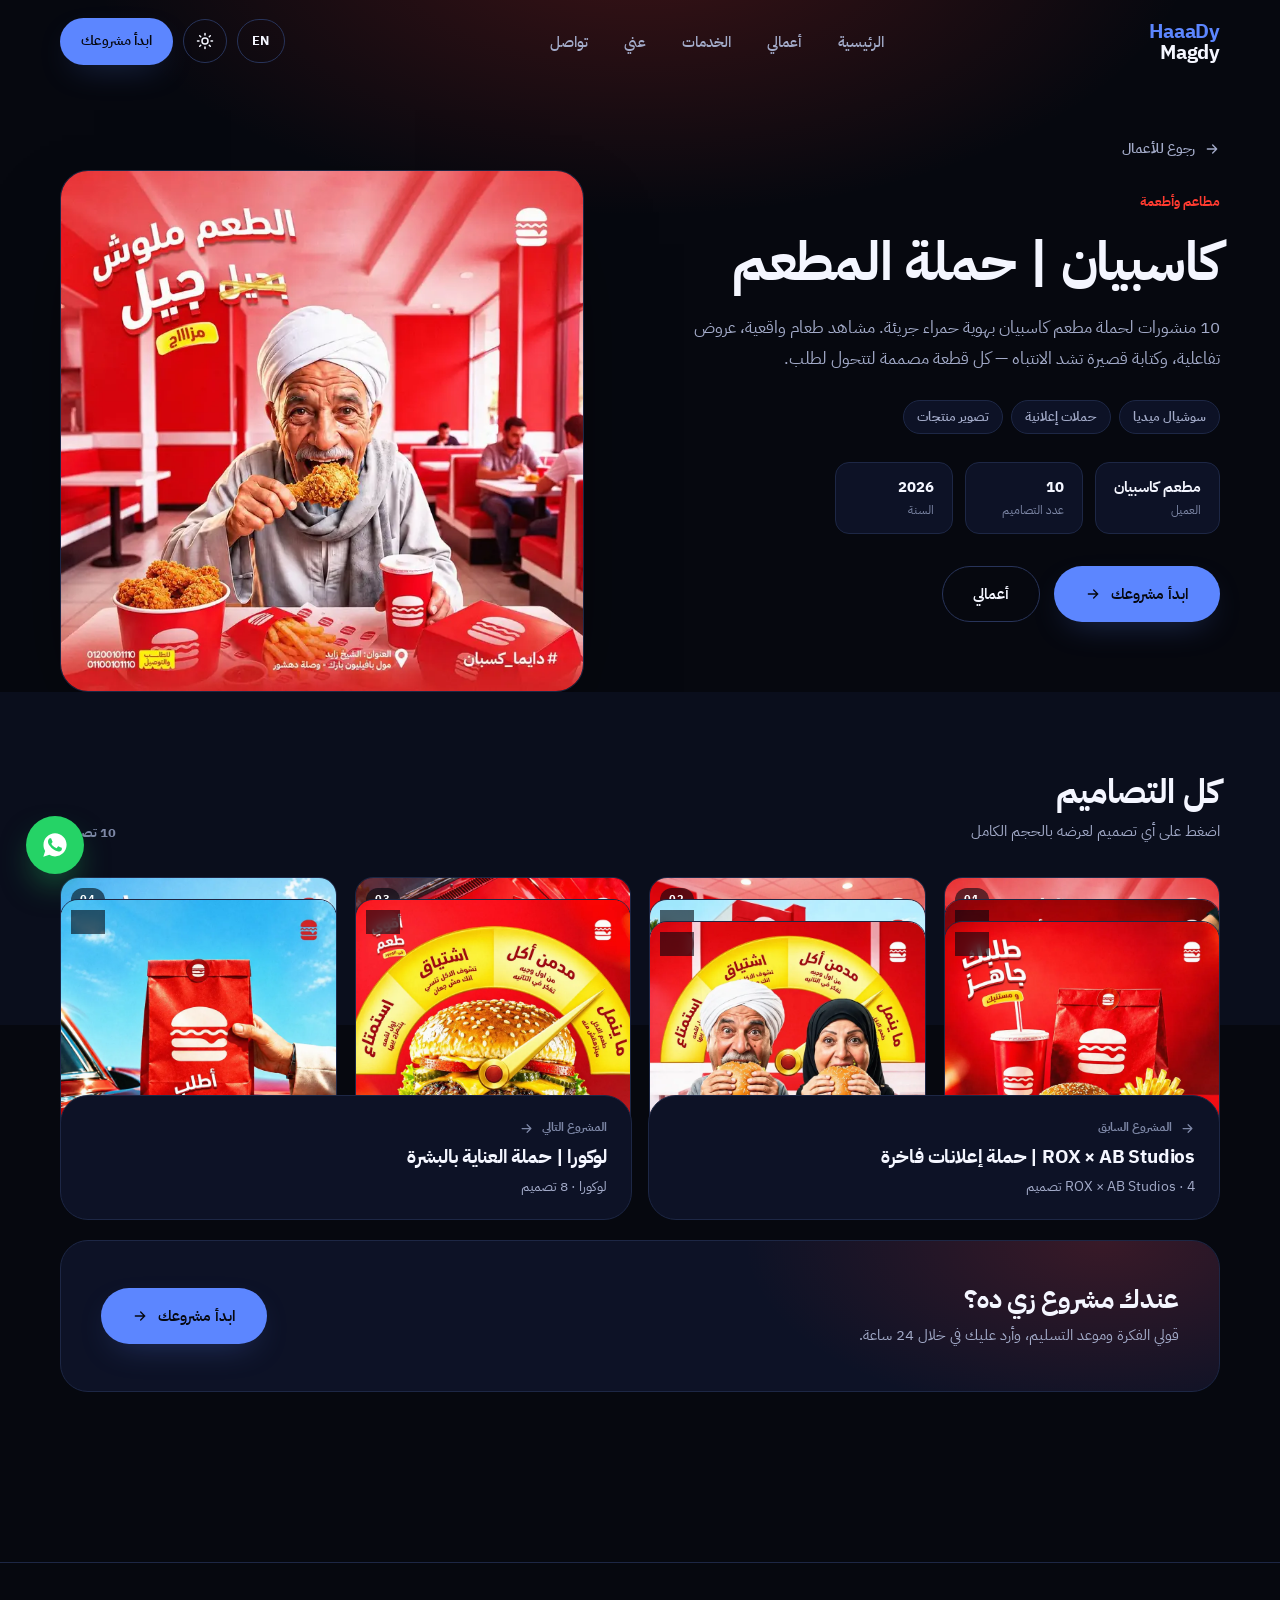
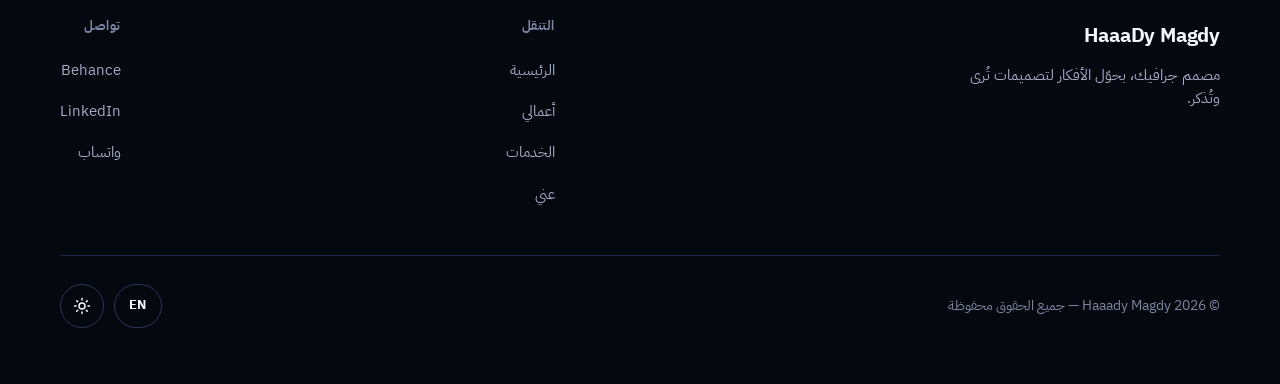
<file: projects/caspian.html>
<!DOCTYPE html>
<html lang="ar" dir="rtl" data-theme="dark" class="no-js">
<head>
<meta charset="UTF-8">
<script>
/* Applies saved theme/language before first paint - avoids a flash of the wrong styling. */
(function(){
  try{
    var lang = localStorage.getItem('haaady_lang') || 'ar';
    var theme = localStorage.getItem('haaady_theme') || 'dark';   /* DARK IS THE DEFAULT */
    var html = document.documentElement;
    html.classList.remove('no-js');
    html.setAttribute('lang', lang);
    html.setAttribute('dir', lang === 'ar' ? 'rtl' : 'ltr');
    html.setAttribute('data-theme', theme);
  }catch(e){}
})();
</script>
<meta name="viewport" content="width=device-width, initial-scale=1, viewport-fit=cover">
<title>كاسبيان | حملة المطعم — أعمال هادي مجدي</title>
<meta name="description" content="10 منشورات لحملة مطعم كاسبيان بهوية حمراء جريئة. مشاهد طعام واقعية، عروض تفاعلية، وكتابة قصيرة تشد الانتباه — كل قطعة مصممة لتتحول لطلب.">
<meta name="keywords" content="مصمم جرافيك, تصميم هوية بصرية, سوشيال ميديا, حملات إعلانية, Graphic Designer, Haaady Magdy">
<meta name="robots" content="index, follow, max-image-preview:large">
<meta name="author" content="Haaady Magdy">
<link rel="canonical" href="https://haaadymagdy.com/projects/caspian.html">
<meta name="theme-color" content="#06080F">
<meta property="og:type" content="website">
<meta property="og:site_name" content="Haaady Magdy">
<meta property="og:url" content="https://haaadymagdy.com/projects/caspian.html">
<meta property="og:title" content="كاسبيان | حملة المطعم — أعمال هادي مجدي">
<meta property="og:description" content="10 منشورات لحملة مطعم كاسبيان بهوية حمراء جريئة. مشاهد طعام واقعية، عروض تفاعلية، وكتابة قصيرة تشد الانتباه — كل قطعة مصممة لتتحول لطلب.">
<meta property="og:image" content="https://haaadymagdy.com/images/projects/caspian/01-food-no-alternative.webp">
<meta property="og:locale" content="ar_AR">
<meta property="og:locale:alternate" content="en_US">
<meta name="twitter:card" content="summary_large_image">
<meta name="twitter:title" content="كاسبيان | حملة المطعم — أعمال هادي مجدي">
<meta name="twitter:description" content="10 منشورات لحملة مطعم كاسبيان بهوية حمراء جريئة. مشاهد طعام واقعية، عروض تفاعلية، وكتابة قصيرة تشد الانتباه — كل قطعة مصممة لتتحول لطلب.">
<meta name="twitter:image" content="https://haaadymagdy.com/images/projects/caspian/01-food-no-alternative.webp">
<link rel="icon" href="data:image/svg+xml,%3Csvg xmlns='http://www.w3.org/2000/svg' viewBox='0 0 100 100'%3E%3Crect width='100' height='100' rx='24' fill='%235C86FF'/%3E%3Ctext x='50' y='68' font-family='Arial,sans-serif' font-weight='700' font-size='54' fill='white' text-anchor='middle'%3EH%3C/text%3E%3C/svg%3E">
<link rel="apple-touch-icon" href="../images/icon-180.png">
<link rel="icon" type="image/png" sizes="192x192" href="../images/icon-192.png">
<link rel="manifest" href="../manifest.json">
<link rel="stylesheet" href="../assets/css/style.css">
<link rel="preload" as="font" type="font/woff2" href="../assets/fonts/IBMPlexSansArabic-400-arabic.woff2" crossorigin>
<link rel="preload" as="font" type="font/woff2" href="../assets/fonts/IBMPlexSansArabic-700-arabic.woff2" crossorigin>
<script type="application/ld+json">
{
  "@context": "https://schema.org",
  "@type": "ImageGallery",
  "name": "كاسبيان | حملة المطعم",
  "alternateName": "Caspian | Restaurant campaign",
  "description": "10 منشورات لحملة مطعم كاسبيان بهوية حمراء جريئة. مشاهد طعام واقعية، عروض تفاعلية، وكتابة قصيرة تشد الانتباه — كل قطعة مصممة لتتحول لطلب.",
  "url": "https://haaadymagdy.com/projects/caspian.html",
  "dateCreated": "2026",
  "author": {
    "@type": "Person",
    "name": "Haaady Magdy",
    "url": "https://haaadymagdy.com/"
  },
  "about": "مطاعم وأطعمة",
  "associatedMedia": [
    {
      "@type": "ImageObject",
      "contentUrl": "https://haaadymagdy.com/images/projects/caspian/01-food-no-alternative.webp",
      "width": 1280,
      "height": 1280,
      "caption": "حملة مطعم كاسبيان: الطعام ملوش بديل"
    },
    {
      "@type": "ImageObject",
      "contentUrl": "https://haaadymagdy.com/images/projects/caspian/02-traditional-taste.webp",
      "width": 1400,
      "height": 1400,
      "caption": "تصميم تقمص واصدق غير المزة"
    },
    {
      "@type": "ImageObject",
      "contentUrl": "https://haaadymagdy.com/images/projects/caspian/03-from-the-table.webp",
      "width": 1400,
      "height": 1400,
      "caption": "تصميم معاك قرش كل مشترياتك"
    },
    {
      "@type": "ImageObject",
      "contentUrl": "https://haaadymagdy.com/images/projects/caspian/04-delicious-food.webp",
      "width": 1400,
      "height": 1400,
      "caption": "تصميم طعام مميز"
    },
    {
      "@type": "ImageObject",
      "contentUrl": "https://haaadymagdy.com/images/projects/caspian/05-authentic-menu.webp",
      "width": 1400,
      "height": 1400,
      "caption": "تصميم أكلك عندنا متشيك"
    },
    {
      "@type": "ImageObject",
      "contentUrl": "https://haaadymagdy.com/images/projects/caspian/06-where-to-start.webp",
      "width": 1400,
      "height": 1400,
      "caption": "تصميم دليلي من أين أبدأ"
    },
    {
      "@type": "ImageObject",
      "contentUrl": "https://haaadymagdy.com/images/projects/caspian/07-menu-wheel.webp",
      "width": 1400,
      "height": 1400,
      "caption": "تصميم عجلة أقوى طعم في البلدة"
    },
    {
      "@type": "ImageObject",
      "contentUrl": "https://haaadymagdy.com/images/projects/caspian/08-order-now.webp",
      "width": 1400,
      "height": 1400,
      "caption": "تصميم أطلب دلوقتي"
    },
    {
      "@type": "ImageObject",
      "contentUrl": "https://haaadymagdy.com/images/projects/caspian/09-order-ready.webp",
      "width": 1400,
      "height": 1400,
      "caption": "تصميم طلبك جاهز"
    },
    {
      "@type": "ImageObject",
      "contentUrl": "https://haaadymagdy.com/images/projects/caspian/10-taste-in-every-bite.webp",
      "width": 1400,
      "height": 1400,
      "caption": "تصميم ذوقك في كل لقمة"
    }
  ]
}
</script>

</head>
<body data-project="caspian" data-title-ar="كاسبيان | حملة المطعم — أعمال هادي مجدي" data-title-en="Caspian | Restaurant campaign — Haaady Magdy Portfolio" data-desc-ar="10 منشورات لحملة مطعم كاسبيان بهوية حمراء جريئة. مشاهد طعام واقعية، عروض تفاعلية، وكتابة قصيرة تشد الانتباه — كل قطعة مصممة لتتحول لطلب." data-desc-en="10 posts for the Caspian restaurant campaign with a bold red identity. Realistic food scenes, interactive offers and short copy built to convert into orders.">


<a href="#main" class="skip-link" data-i18n="skip">تخطى إلى المحتوى</a>

<header class="navbar" id="navbar">
  <div class="container nav-inner">
    <a href="../index.html#hero" class="logo" aria-label="Haaady Magdy">
      <span>Haaa<span>Dy</span></span>
      Magdy
    </a>
    <nav class="nav-links" aria-label="Main navigation">
      <a href="../index.html#hero" data-i18n="nav_home">الرئيسية</a>
      <a href="../index.html#work" data-i18n="nav_work">أعمالي</a>
      <a href="../index.html#services" data-i18n="nav_services">الخدمات</a>
      <a href="../index.html#about" data-i18n="nav_about">عني</a>
      <a href="../index.html#contact" data-i18n="nav_contact">تواصل</a>
    </nav>
    <div class="nav-actions">
      <button class="icon-btn lang-btn" id="langToggle" aria-label="EN - Switch to English">EN</button>
      <button class="icon-btn" id="themeToggle" aria-label="Toggle dark mode">
        <svg xmlns="http://www.w3.org/2000/svg" viewBox="0 0 24 24" fill="none" stroke="currentColor" stroke-width="2" stroke-linecap="round"><circle cx="12" cy="12" r="4"/><path d="M12 2v2M12 20v2M4.9 4.9l1.4 1.4M17.7 17.7l1.4 1.4M2 12h2M20 12h2M4.9 19.1l1.4-1.4M17.7 6.3l1.4-1.4"/></svg>
      </button>
      <a href="../index.html#contact" class="btn btn-primary btn-sm" data-i18n="nav_cta" style="display:none" id="navCta">ابدأ مشروعك</a>
      <button class="icon-btn burger" id="burgerBtn" aria-label="Open menu" aria-expanded="false">
        <svg xmlns="http://www.w3.org/2000/svg" viewBox="0 0 24 24" fill="none" stroke="currentColor" stroke-width="2" stroke-linecap="round"><path d="M4 7h16M4 12h16M4 17h16"/></svg>
      </button>
    </div>
  </div>
</header>

<div class="mobile-menu" id="mobileMenu">
  <div class="mobile-menu-top">
    <a href="../index.html#hero" class="logo" aria-label="Haaady Magdy">HaaaDy Magdy</a>
    <button class="icon-btn" id="mobileCloseBtn" aria-label="Close menu">
      <svg xmlns="http://www.w3.org/2000/svg" viewBox="0 0 24 24" fill="none" stroke="currentColor" stroke-width="2" stroke-linecap="round"><path d="M6 6l12 12M18 6L6 18"/></svg>
    </button>
  </div>
  <nav class="mobile-links" aria-label="Mobile navigation">
    <a href="../index.html#hero" class="mobile-link" data-i18n="nav_home">الرئيسية</a>
    <a href="../index.html#work" class="mobile-link" data-i18n="nav_work">أعمالي</a>
    <a href="../index.html#services" class="mobile-link" data-i18n="nav_services">الخدمات</a>
    <a href="../index.html#about" class="mobile-link" data-i18n="nav_about">عني</a>
    <a href="../index.html#contact" class="mobile-link" data-i18n="nav_contact">تواصل</a>
  </nav>
  <div class="mobile-menu-foot">
    <a href="../index.html#contact" class="btn btn-primary" data-i18n="nav_cta">ابدأ مشروعك</a>
    <div class="mobile-social">
      <a href="https://www.behance.net/haaady" target="_blank" rel="noopener" class="icon-btn" aria-label="Behance">Be</a>
      <a href="https://www.linkedin.com/in/haaady-magdy1/" target="_blank" rel="noopener" class="icon-btn" aria-label="LinkedIn">in</a>
      <a href="https://wa.me/201140634814" target="_blank" rel="noopener" class="icon-btn" aria-label="WhatsApp">WA</a>
    </div>
  </div>
</div>


<main id="main">

  <section class="pp-hero" style="--p-accent:#FF3B30">
    <div class="container">
      <a class="pp-back" href="../index.html#work">
        <svg xmlns="http://www.w3.org/2000/svg" viewBox="0 0 24 24" fill="none" stroke="currentColor" stroke-width="2" stroke-linecap="round" stroke-linejoin="round"><path d="M19 12H5M11 18l-6-6 6-6"/></svg>
        <span data-i18n="pp_back">رجوع للأعمال</span>
      </a>
      <div class="pp-hero-inner">
        <div class="pp-hero-copy">
          <span class="pp-kicker" data-p="kicker">مطاعم وأطعمة</span>
          <h1 data-p="title">كاسبيان | حملة المطعم</h1>
          <p data-p="desc">10 منشورات لحملة مطعم كاسبيان بهوية حمراء جريئة. مشاهد طعام واقعية، عروض تفاعلية، وكتابة قصيرة تشد الانتباه — كل قطعة مصممة لتتحول لطلب.</p>
          <div class="pp-services" data-p="services"><span class="pp-service">سوشيال ميديا</span><span class="pp-service">حملات إعلانية</span><span class="pp-service">تصوير منتجات</span></div>
          <div class="pp-facts">
            <div class="pp-fact"><b data-p="client">مطعم كاسبيان</b><span data-i18n="pp_client">العميل</span></div>
            <div class="pp-fact"><b data-p="count">10</b><span data-i18n="pp_count">عدد التصاميم</span></div>
            <div class="pp-fact"><b>2026</b><span data-i18n="pp_year">السنة</span></div>
          </div>
          <div class="pp-cta">
            <a href="../index.html#contact" class="btn btn-primary">
              <span data-i18n="pp_cta_btn">ابدأ مشروعك</span>
              <svg xmlns="http://www.w3.org/2000/svg" viewBox="0 0 24 24" fill="none" stroke="currentColor" stroke-width="2" stroke-linecap="round"><path d="M5 12h14M13 6l6 6-6 6"/></svg>
            </a>
            <a href="../index.html#work" class="btn btn-ghost" data-i18n="nav_work">أعمالي</a>
          </div>
        </div>
        <div class="pp-hero-media">
          <img src="../images/projects/caspian/01-food-no-alternative-l.webp" srcset="../images/projects/caspian/01-food-no-alternative-m.webp 760w, ../images/projects/caspian/01-food-no-alternative-l.webp 1050w, ../images/projects/caspian/01-food-no-alternative.webp 1280w" sizes="(max-width:979px) 92vw, 44vw"
               alt="حملة مطعم كاسبيان: الطعام ملوش بديل" width="1280" height="1280" fetchpriority="high">
        </div>
      </div>
    </div>
  </section>

  <section class="pp-gallery-section">
    <div class="container">
      <div class="pp-gallery-head">
        <div>
          <h2 data-i18n="pp_gallery">كل التصاميم</h2>
          <p data-i18n="pp_gallery_desc">اضغط على أي تصميم لعرضه بالحجم الكامل</p>
        </div>
        <span class="proj-count">10 <span data-i18n="proj_designs">تصميم</span></span>
      </div>
      <div class="pp-gallery" id="ppGallery">
<button type="button" class="pp-tile reveal" data-src="../images/projects/caspian/01-food-no-alternative.webp" data-alt="حملة مطعم كاسبيان: الطعام ملوش بديل"><span class="pp-tile-num">01</span><img src="../images/projects/caspian/01-food-no-alternative-m.webp" srcset="../images/projects/caspian/01-food-no-alternative-m.webp 760w, ../images/projects/caspian/01-food-no-alternative.webp 1280w" sizes="(max-width:359px) 100vw, (max-width:699px) 50vw, (max-width:1099px) 34vw, 25vw" alt="حملة مطعم كاسبيان: الطعام ملوش بديل" loading="lazy" decoding="async" width="760" height="760"><span class="pp-tile-cap">حملة مطعم كاسبيان: الطعام ملوش بديل</span></button>
<button type="button" class="pp-tile reveal" data-src="../images/projects/caspian/02-traditional-taste.webp" data-alt="تصميم تقمص واصدق غير المزة"><span class="pp-tile-num">02</span><img src="../images/projects/caspian/02-traditional-taste-m.webp" srcset="../images/projects/caspian/02-traditional-taste-m.webp 760w, ../images/projects/caspian/02-traditional-taste.webp 1400w" sizes="(max-width:359px) 100vw, (max-width:699px) 50vw, (max-width:1099px) 34vw, 25vw" alt="تصميم تقمص واصدق غير المزة" loading="lazy" decoding="async" width="760" height="760"><span class="pp-tile-cap">تصميم تقمص واصدق غير المزة</span></button>
<button type="button" class="pp-tile reveal" data-src="../images/projects/caspian/03-from-the-table.webp" data-alt="تصميم معاك قرش كل مشترياتك"><span class="pp-tile-num">03</span><img src="../images/projects/caspian/03-from-the-table-m.webp" srcset="../images/projects/caspian/03-from-the-table-m.webp 760w, ../images/projects/caspian/03-from-the-table.webp 1400w" sizes="(max-width:359px) 100vw, (max-width:699px) 50vw, (max-width:1099px) 34vw, 25vw" alt="تصميم معاك قرش كل مشترياتك" loading="lazy" decoding="async" width="760" height="760"><span class="pp-tile-cap">تصميم معاك قرش كل مشترياتك</span></button>
<button type="button" class="pp-tile reveal" data-src="../images/projects/caspian/04-delicious-food.webp" data-alt="تصميم طعام مميز"><span class="pp-tile-num">04</span><img src="../images/projects/caspian/04-delicious-food-m.webp" srcset="../images/projects/caspian/04-delicious-food-m.webp 760w, ../images/projects/caspian/04-delicious-food.webp 1400w" sizes="(max-width:359px) 100vw, (max-width:699px) 50vw, (max-width:1099px) 34vw, 25vw" alt="تصميم طعام مميز" loading="lazy" decoding="async" width="760" height="760"><span class="pp-tile-cap">تصميم طعام مميز</span></button>
<button type="button" class="pp-tile reveal" data-src="../images/projects/caspian/05-authentic-menu.webp" data-alt="تصميم أكلك عندنا متشيك"><span class="pp-tile-num">05</span><img src="../images/projects/caspian/05-authentic-menu-m.webp" srcset="../images/projects/caspian/05-authentic-menu-m.webp 760w, ../images/projects/caspian/05-authentic-menu.webp 1400w" sizes="(max-width:359px) 100vw, (max-width:699px) 50vw, (max-width:1099px) 34vw, 25vw" alt="تصميم أكلك عندنا متشيك" loading="lazy" decoding="async" width="760" height="760"><span class="pp-tile-cap">تصميم أكلك عندنا متشيك</span></button>
<button type="button" class="pp-tile reveal" data-src="../images/projects/caspian/06-where-to-start.webp" data-alt="تصميم دليلي من أين أبدأ"><span class="pp-tile-num">06</span><img src="../images/projects/caspian/06-where-to-start-m.webp" srcset="../images/projects/caspian/06-where-to-start-m.webp 760w, ../images/projects/caspian/06-where-to-start.webp 1400w" sizes="(max-width:359px) 100vw, (max-width:699px) 50vw, (max-width:1099px) 34vw, 25vw" alt="تصميم دليلي من أين أبدأ" loading="lazy" decoding="async" width="760" height="760"><span class="pp-tile-cap">تصميم دليلي من أين أبدأ</span></button>
<button type="button" class="pp-tile reveal" data-src="../images/projects/caspian/07-menu-wheel.webp" data-alt="تصميم عجلة أقوى طعم في البلدة"><span class="pp-tile-num">07</span><img src="../images/projects/caspian/07-menu-wheel-m.webp" srcset="../images/projects/caspian/07-menu-wheel-m.webp 760w, ../images/projects/caspian/07-menu-wheel.webp 1400w" sizes="(max-width:359px) 100vw, (max-width:699px) 50vw, (max-width:1099px) 34vw, 25vw" alt="تصميم عجلة أقوى طعم في البلدة" loading="lazy" decoding="async" width="760" height="760"><span class="pp-tile-cap">تصميم عجلة أقوى طعم في البلدة</span></button>
<button type="button" class="pp-tile reveal" data-src="../images/projects/caspian/08-order-now.webp" data-alt="تصميم أطلب دلوقتي"><span class="pp-tile-num">08</span><img src="../images/projects/caspian/08-order-now-m.webp" srcset="../images/projects/caspian/08-order-now-m.webp 760w, ../images/projects/caspian/08-order-now.webp 1400w" sizes="(max-width:359px) 100vw, (max-width:699px) 50vw, (max-width:1099px) 34vw, 25vw" alt="تصميم أطلب دلوقتي" loading="lazy" decoding="async" width="760" height="760"><span class="pp-tile-cap">تصميم أطلب دلوقتي</span></button>
<button type="button" class="pp-tile reveal" data-src="../images/projects/caspian/09-order-ready.webp" data-alt="تصميم طلبك جاهز"><span class="pp-tile-num">09</span><img src="../images/projects/caspian/09-order-ready-m.webp" srcset="../images/projects/caspian/09-order-ready-m.webp 760w, ../images/projects/caspian/09-order-ready.webp 1400w" sizes="(max-width:359px) 100vw, (max-width:699px) 50vw, (max-width:1099px) 34vw, 25vw" alt="تصميم طلبك جاهز" loading="lazy" decoding="async" width="760" height="760"><span class="pp-tile-cap">تصميم طلبك جاهز</span></button>
<button type="button" class="pp-tile reveal" data-src="../images/projects/caspian/10-taste-in-every-bite.webp" data-alt="تصميم ذوقك في كل لقمة"><span class="pp-tile-num">10</span><img src="../images/projects/caspian/10-taste-in-every-bite-m.webp" srcset="../images/projects/caspian/10-taste-in-every-bite-m.webp 760w, ../images/projects/caspian/10-taste-in-every-bite.webp 1400w" sizes="(max-width:359px) 100vw, (max-width:699px) 50vw, (max-width:1099px) 34vw, 25vw" alt="تصميم ذوقك في كل لقمة" loading="lazy" decoding="async" width="760" height="760"><span class="pp-tile-cap">تصميم ذوقك في كل لقمة</span></button>
      </div>
    </div>
  </section>

  <section class="pp-nav">
    <div class="container">
      <div class="pp-nav-grid">
        <a class="pp-nav-card pp-nav-prev" href="rox-ab.html">
          <span class="pp-nav-label">
            <svg xmlns="http://www.w3.org/2000/svg" viewBox="0 0 24 24" fill="none" stroke="currentColor" stroke-width="2" stroke-linecap="round" stroke-linejoin="round"><path d="M19 12H5M11 18l-6-6 6-6"/></svg>
            <span data-i18n="pp_prev">المشروع السابق</span>
          </span>
          <h3 class="pp-nav-card-title">ROX × AB Studios | حملة إعلانات فاخرة</h3>
          <p class="pp-nav-card-meta">ROX × AB Studios · 4 تصميم</p>
        </a>
        <a class="pp-nav-card pp-nav-next" href="lixora.html">
          <span class="pp-nav-label">
            <span data-i18n="pp_next">المشروع التالي</span>
            <svg xmlns="http://www.w3.org/2000/svg" viewBox="0 0 24 24" fill="none" stroke="currentColor" stroke-width="2" stroke-linecap="round" stroke-linejoin="round"><path d="M5 12h14M13 6l6 6-6 6"/></svg>
          </span>
          <h3 class="pp-nav-card-title">لوكورا | حملة العناية بالبشرة</h3>
          <p class="pp-nav-card-meta">لوكورا · 8 تصميم</p>
        </a>
      </div>

      <div class="pp-cta-band" style="--p-accent:#FF3B30">
        <div>
          <h3 data-i18n="pp_cta_title">عندك مشروع زي ده؟</h3>
          <p data-i18n="pp_cta_desc">قولي الفكرة وموعد التسليم، وأرد عليك في خلال 24 ساعة.</p>
        </div>
        <a href="../index.html#contact" class="btn btn-primary">
          <span data-i18n="pp_cta_btn">ابدأ مشروعك</span>
          <svg xmlns="http://www.w3.org/2000/svg" viewBox="0 0 24 24" fill="none" stroke="currentColor" stroke-width="2" stroke-linecap="round"><path d="M5 12h14M13 6l6 6-6 6"/></svg>
        </a>
      </div>
    </div>
  </section>

</main>


<div class="lbx" id="lbx" role="dialog" aria-modal="true" aria-label="Design preview">
  <button class="lbx-btn lbx-close" aria-label="Close">
    <svg xmlns="http://www.w3.org/2000/svg" viewBox="0 0 24 24" fill="none" stroke="currentColor" stroke-width="2" stroke-linecap="round"><path d="M6 6l12 12M18 6L6 18"/></svg>
  </button>
  <button class="lbx-btn lbx-prev" aria-label="Previous design">
    <svg xmlns="http://www.w3.org/2000/svg" viewBox="0 0 24 24" fill="none" stroke="currentColor" stroke-width="2" stroke-linecap="round" stroke-linejoin="round"><path d="M15 18l-6-6 6-6"/></svg>
  </button>
  <button class="lbx-btn lbx-next" aria-label="Next design">
    <svg xmlns="http://www.w3.org/2000/svg" viewBox="0 0 24 24" fill="none" stroke="currentColor" stroke-width="2" stroke-linecap="round" stroke-linejoin="round"><path d="M9 18l6-6-6-6"/></svg>
  </button>
  <div class="lbx-inner">
    <div class="lbx-stage">
      <img alt="">
    </div>
    <div class="lbx-meta">
      <div class="lbx-meta-txt">
        <div class="lbx-cat" data-i18n="nav_projects">المشاريع</div>
        <div class="lbx-title"></div>
      </div>
      <span class="lbx-count"></span>
    </div>
  </div>
</div>



<footer>
  <div class="container">
    <div class="footer-top">
      <div class="footer-brand">
        <div class="logo">HaaaDy Magdy</div>
        <p data-i18n="footer_desc">مصمم جرافيك، بحوّل الأفكار لتصميمات تُرى وتُذكر.</p>
      </div>
      <div class="footer-col">
        <h4 data-i18n="footer_nav">التنقل</h4>
        <ul>
          <li><a href="../index.html#hero" data-i18n="nav_home">الرئيسية</a></li>
          <li><a href="../index.html#work" data-i18n="nav_work">أعمالي</a></li>
          <li><a href="../index.html#services" data-i18n="nav_services">الخدمات</a></li>
          <li><a href="../index.html#about" data-i18n="nav_about">عني</a></li>
        </ul>
      </div>
      <div class="footer-col">
        <h4 data-i18n="footer_connect">تواصل</h4>
        <ul>
          <li><a href="https://www.behance.net/haaady" target="_blank" rel="noopener">Behance</a></li>
          <li><a href="https://www.linkedin.com/in/haaady-magdy1/" target="_blank" rel="noopener">LinkedIn</a></li>
          <li><a href="https://wa.me/201140634814" target="_blank" rel="noopener" data-i18n="contact_wa">واتساب</a></li>
        </ul>
      </div>
    </div>
    <div class="footer-bottom">
      <span>© <span id="year"></span> Haaady Magdy — <span data-i18n="footer_rights">جميع الحقوق محفوظة</span></span>
      <div class="footer-toggles">
        <button class="icon-btn lang-btn" id="langToggle2" aria-label="EN - Switch to English">EN</button>
        <button class="icon-btn" id="themeToggle2" aria-label="Toggle dark mode">
          <svg xmlns="http://www.w3.org/2000/svg" viewBox="0 0 24 24" fill="none" stroke="currentColor" stroke-width="2" stroke-linecap="round"><circle cx="12" cy="12" r="4"/><path d="M12 2v2M12 20v2M4.9 4.9l1.4 1.4M17.7 17.7l1.4 1.4M2 12h2M20 12h2M4.9 19.1l1.4-1.4M17.7 6.3l1.4-1.4"/></svg>
        </button>
      </div>
    </div>
  </div>
</footer>

<a href="https://wa.me/201140634814?text=%D9%85%D8%B1%D8%AD%D8%A8%D8%A7%D9%8B%20Haaady%D8%8C%20%D8%A3%D8%B1%D9%8A%D8%AF%20%D8%A7%D9%84%D8%A7%D8%B3%D8%AA%D9%81%D8%B3%D8%A7%D8%B1%20%D8%B9%D9%86%20%D9%85%D8%B4%D8%B1%D9%88%D8%B9%20%D8%AA%D8%B5%D9%85%D9%8A%D9%85." target="_blank" rel="noopener" class="wa-float" aria-label="WhatsApp">
  <svg xmlns="http://www.w3.org/2000/svg" viewBox="0 0 24 24" fill="currentColor"><path d="M12.04 2C6.58 2 2.13 6.45 2.13 11.91c0 1.87.5 3.62 1.44 5.13L2 22l5.13-1.55a9.9 9.9 0 004.91 1.31h.01c5.46 0 9.9-4.45 9.9-9.91C21.95 6.45 17.5 2 12.04 2zm5.9 14.02c-.25.7-1.25 1.29-2.03 1.46-.55.12-1.26.21-3.63-.78-2.99-1.24-4.93-4.27-5.08-4.47-.14-.2-1.22-1.62-1.22-3.1s.77-2.19 1.05-2.49c.25-.27.55-.34.73-.34h.53c.17 0 .4-.03.62.47.25.6.86 2.08.93 2.23.07.15.12.32.02.52-.1.2-.15.32-.3.5-.15.17-.31.39-.45.52-.15.15-.3.31-.13.6.17.3.76 1.25 1.63 2.02 1.12 1 2.06 1.31 2.36 1.46.3.15.47.12.65-.07.17-.2.75-.87.95-1.17.2-.3.4-.25.67-.15.27.1 1.75.82 2.05.97.3.15.5.22.57.35.07.12.07.7-.18 1.4z"/></svg>
</a>

<script src="../assets/js/i18n.js"></script>
<script src="../assets/js/data.js"></script>
<script src="../assets/js/main.js"></script>

<script src="../assets/js/project.js"></script>
</body>
</html>
</file>
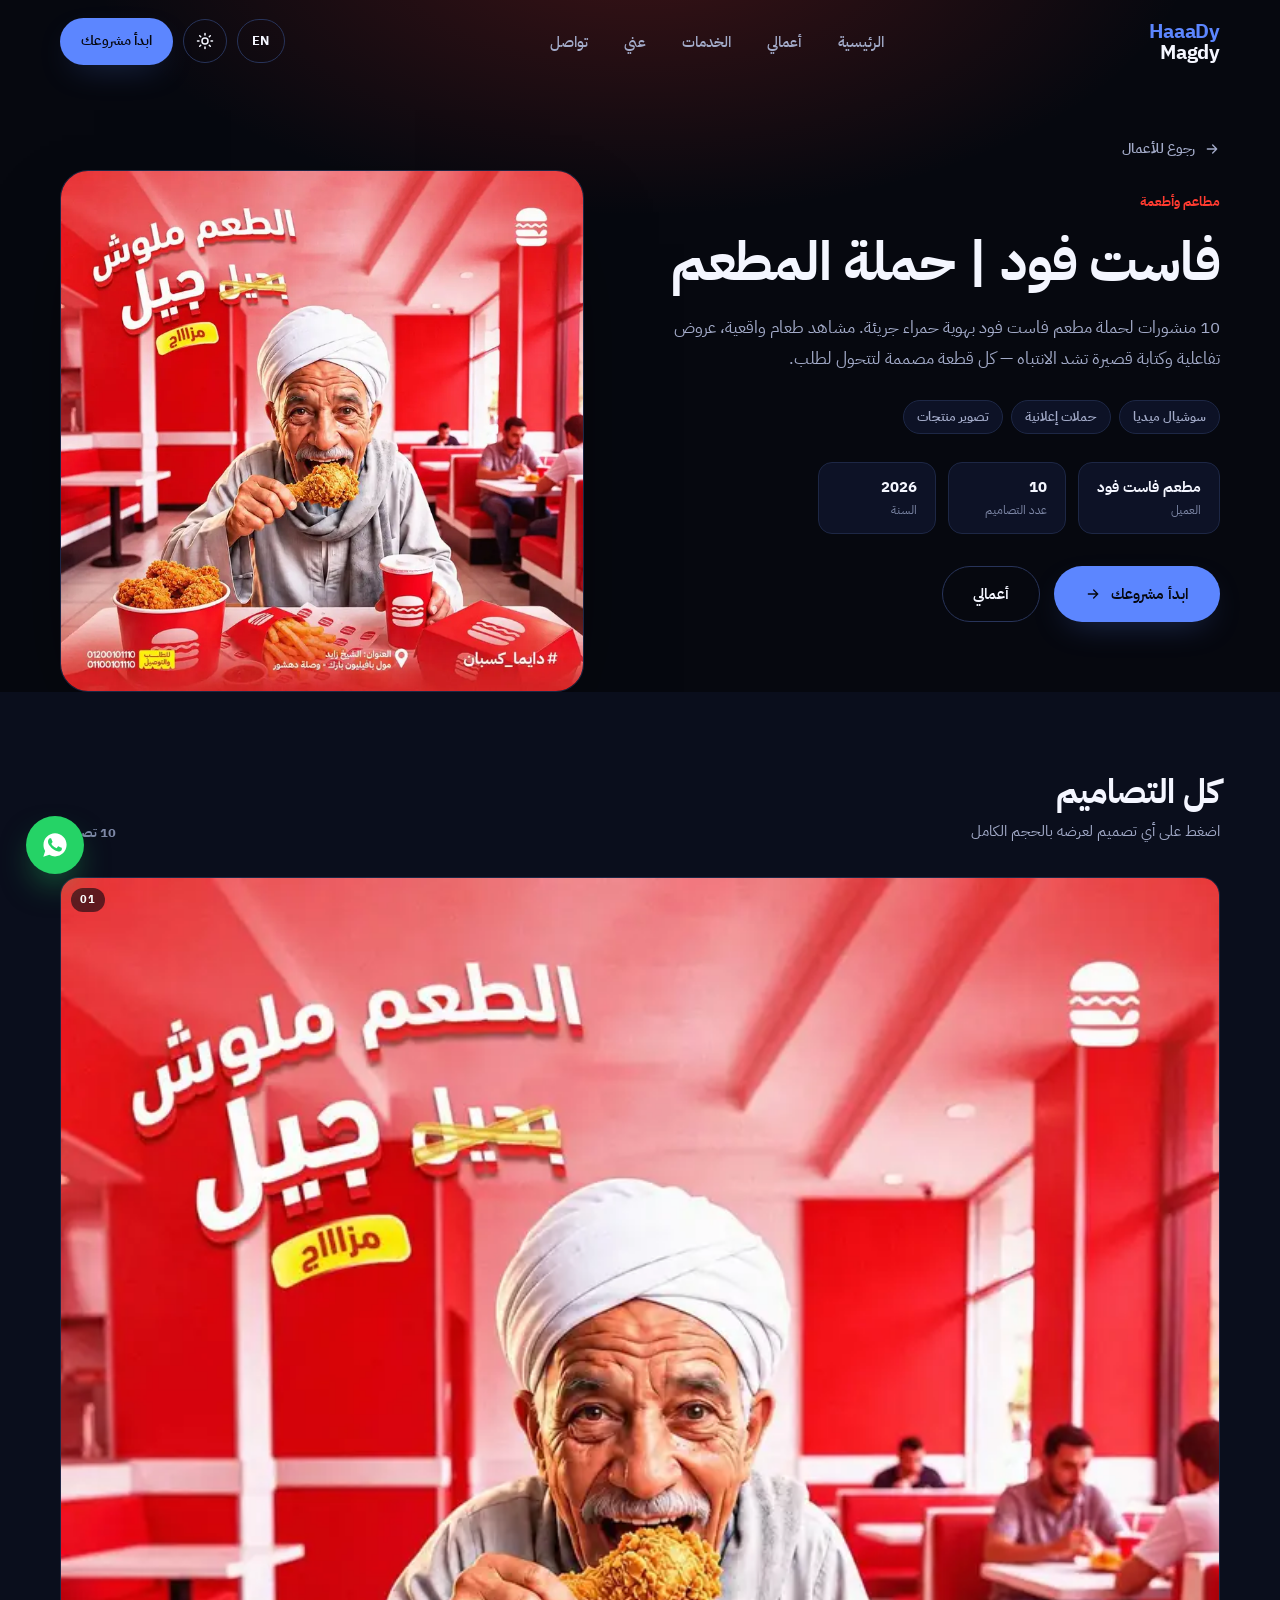
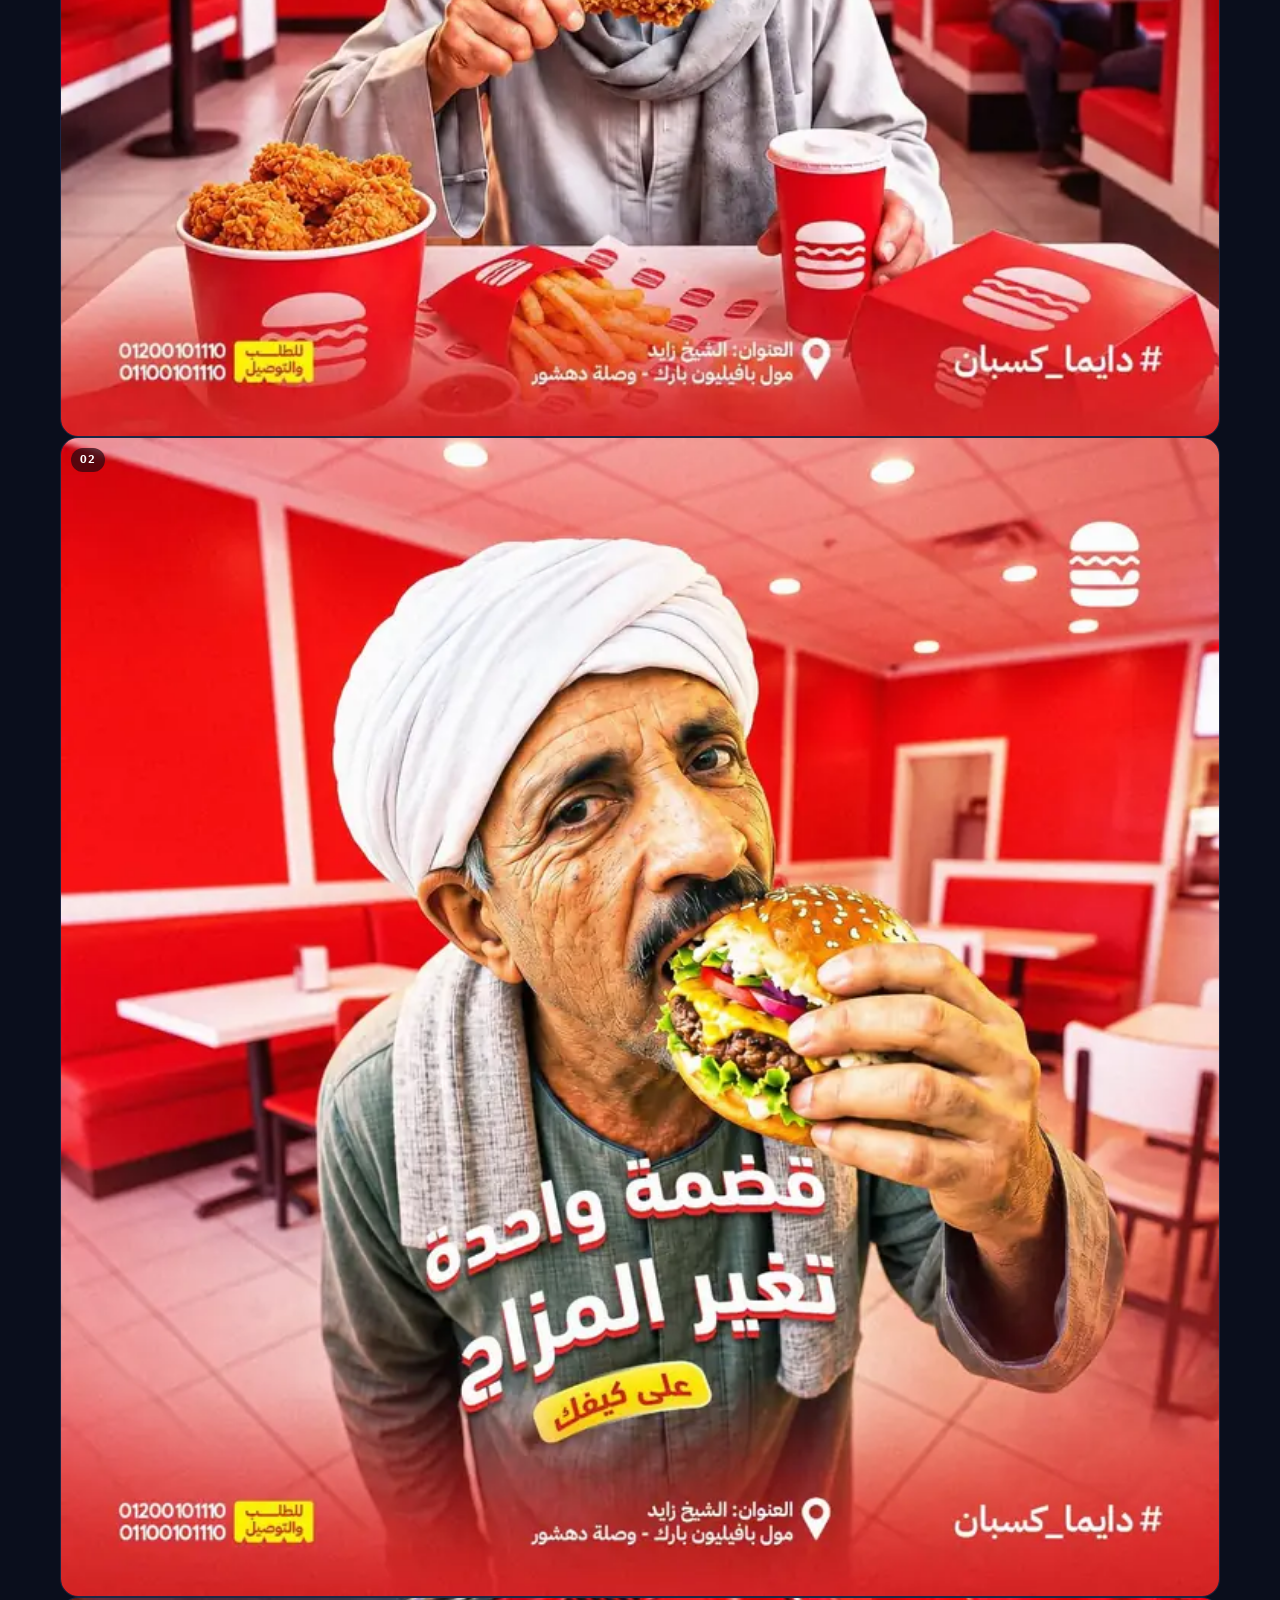
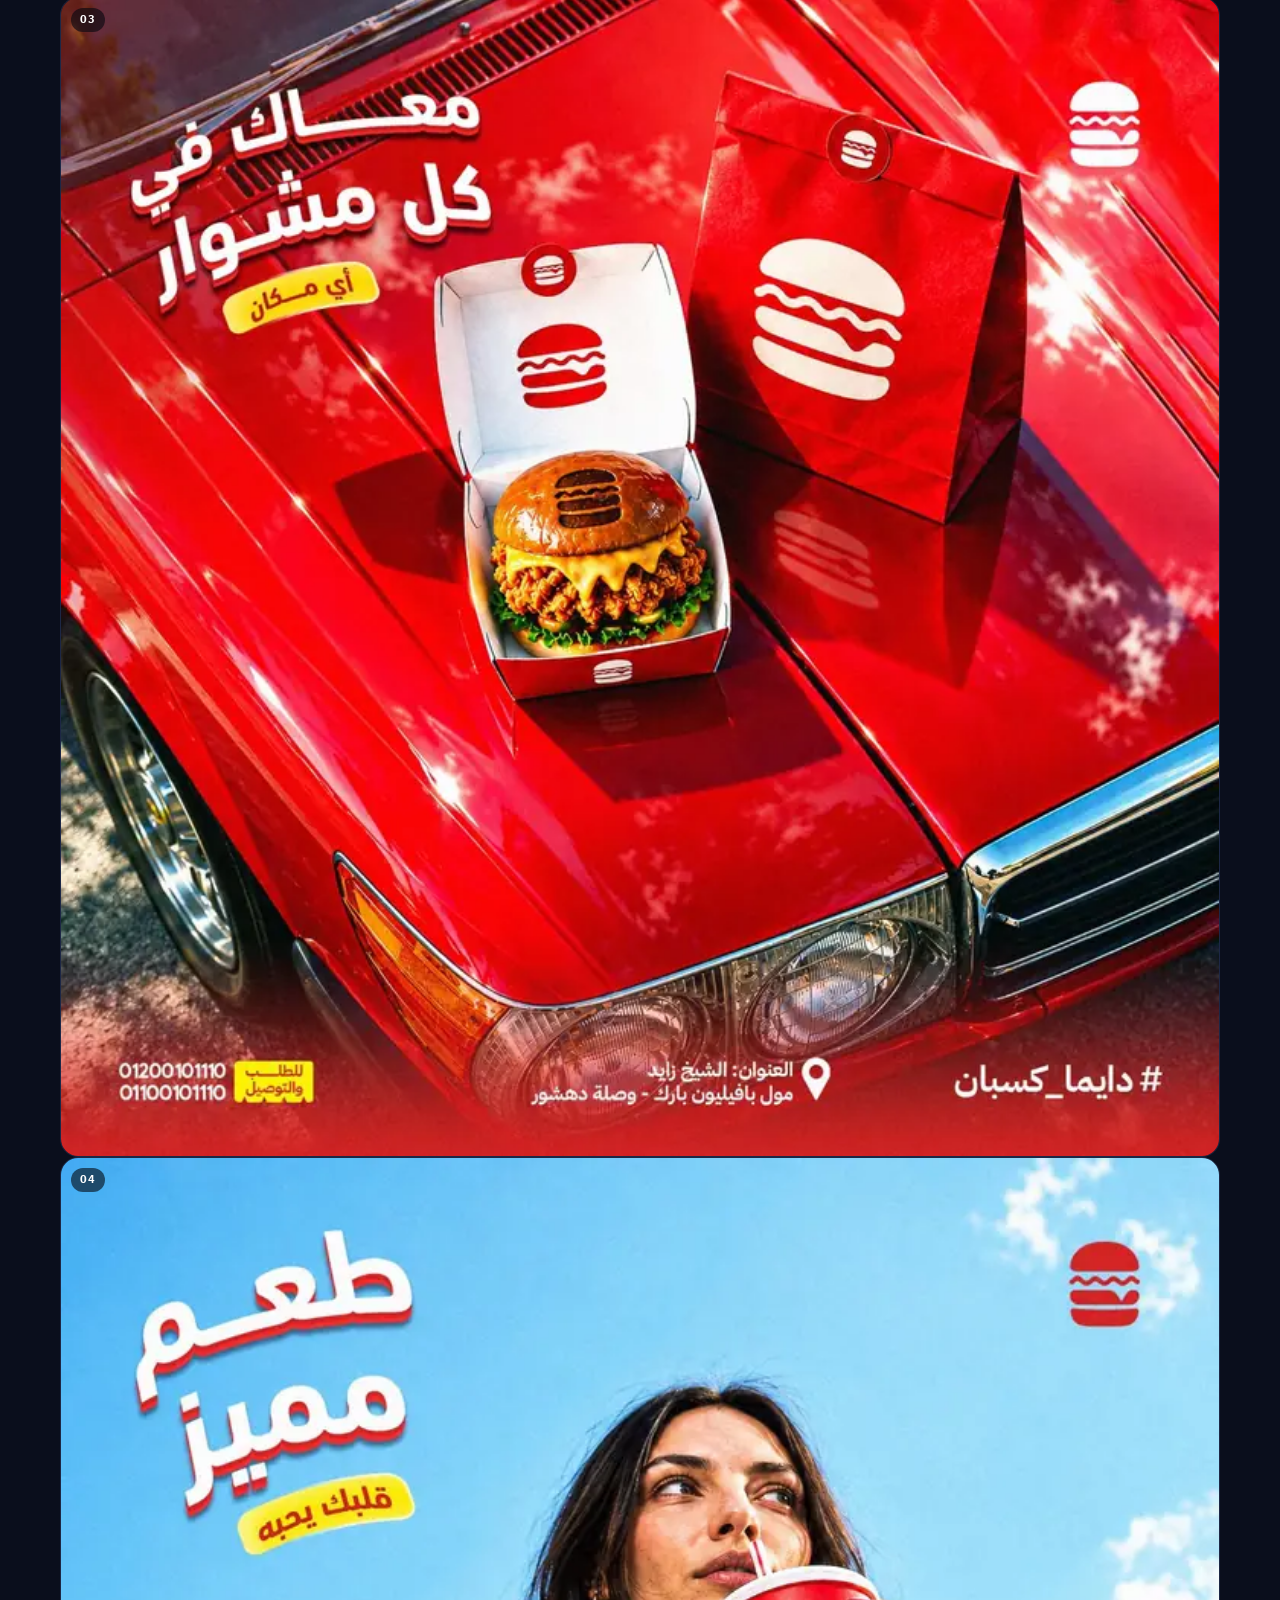
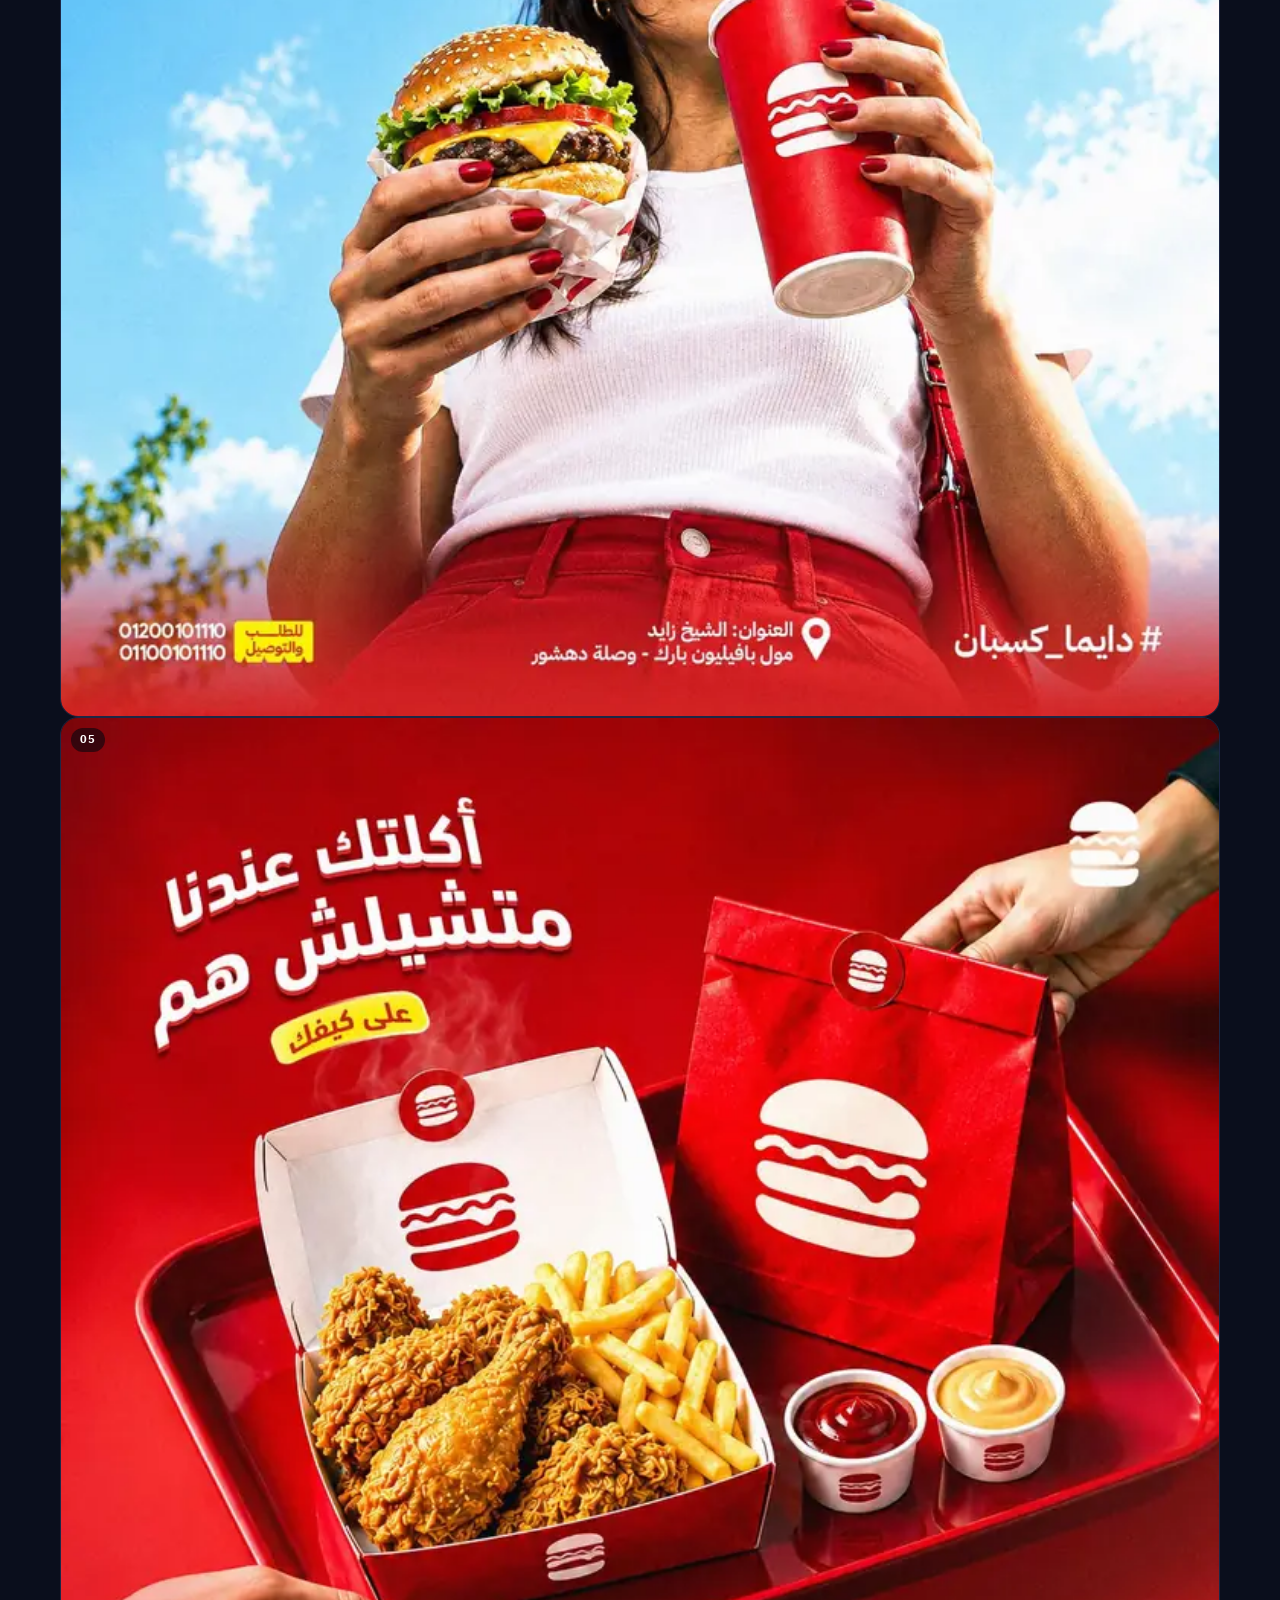
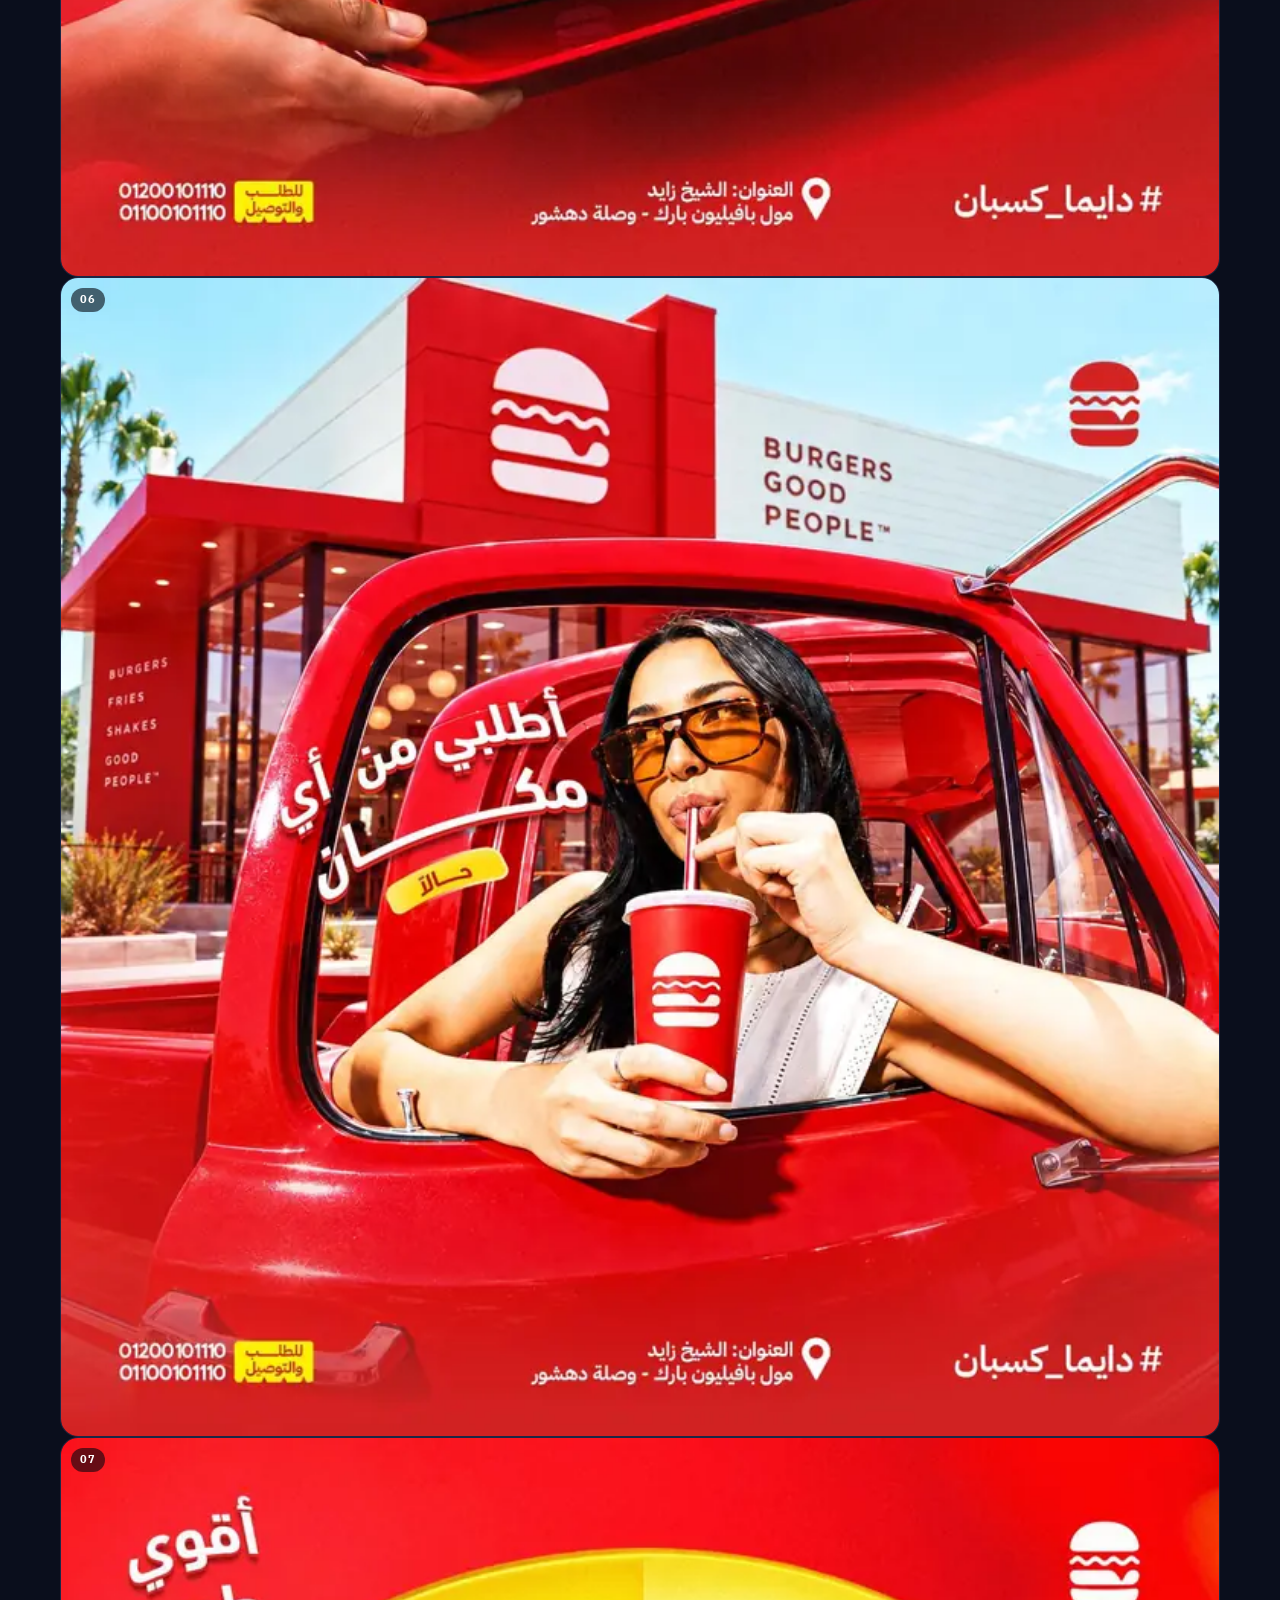
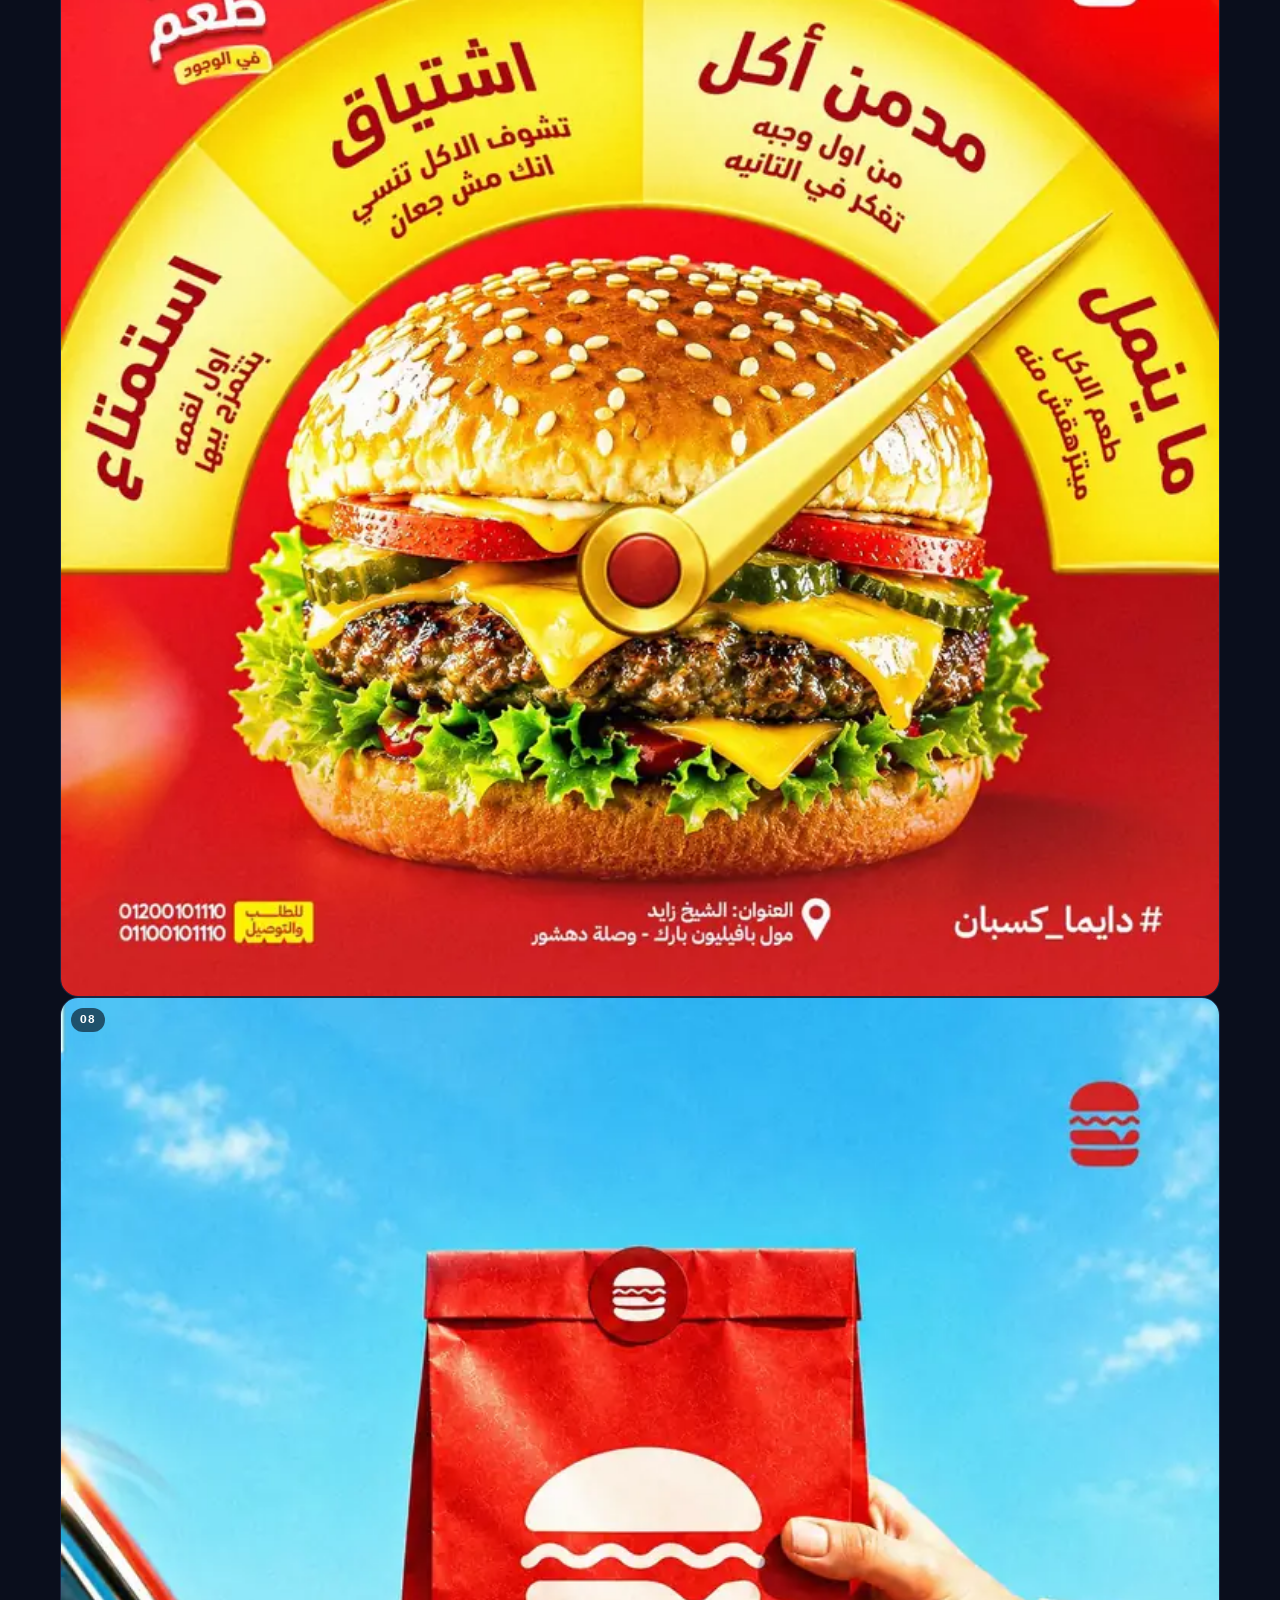
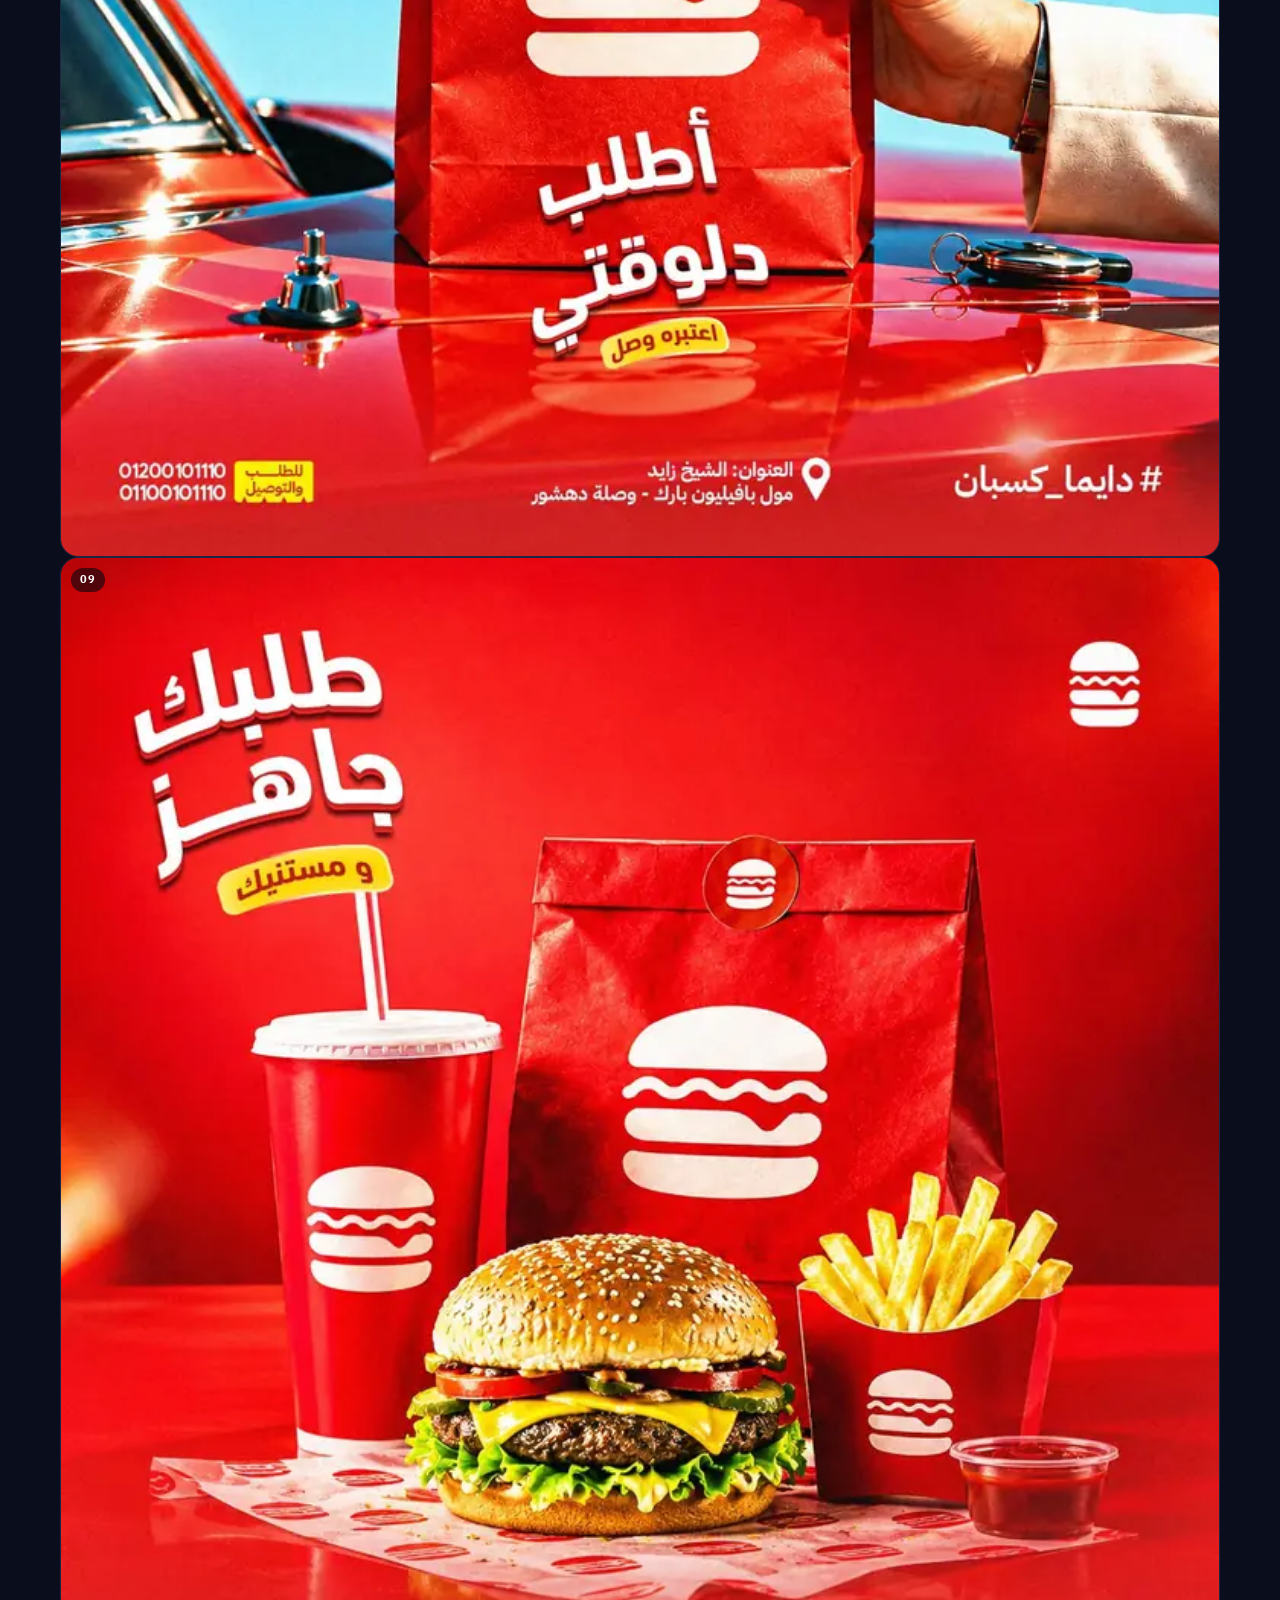
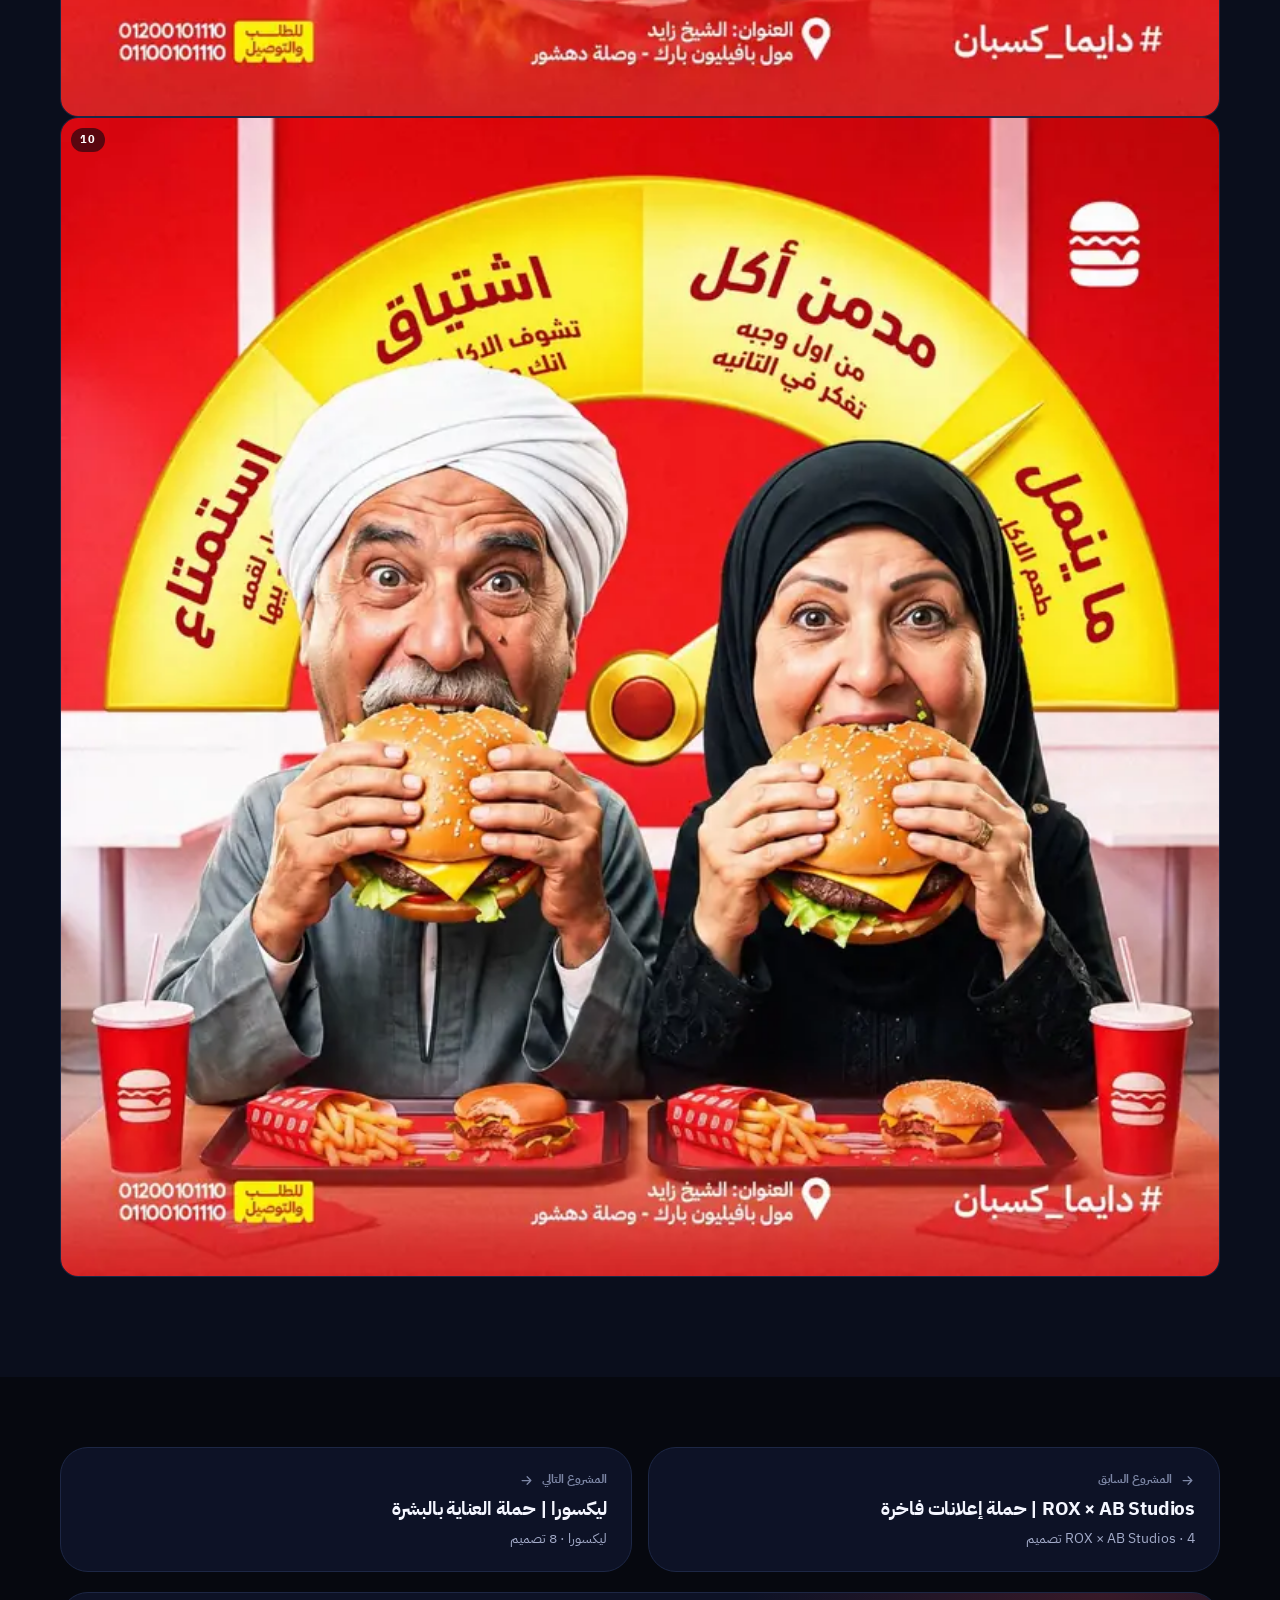
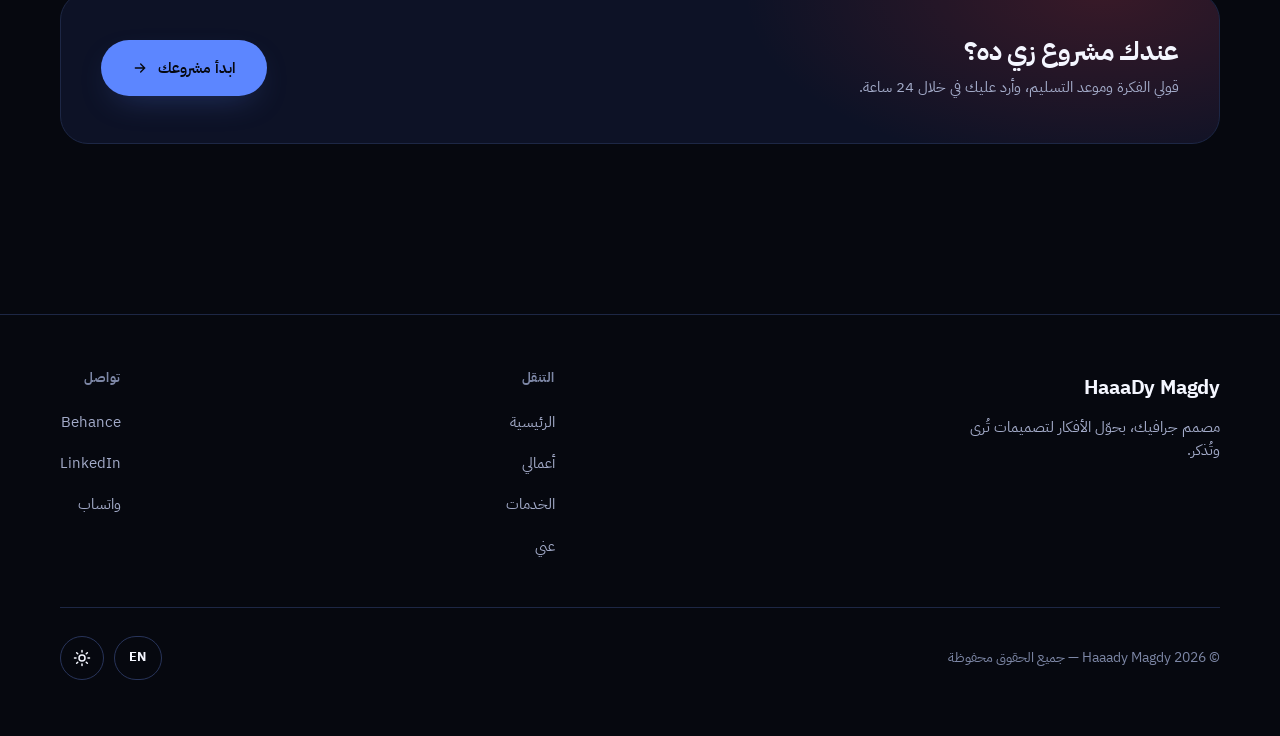
<file: projects/fast-food.html>
<!DOCTYPE html>
<html lang="ar" dir="rtl" data-theme="dark" class="no-js">
<head>
<meta charset="UTF-8">
<script>
/* Applies saved theme/language before first paint - avoids a flash of the wrong styling. */
(function(){
  try{
    var lang = localStorage.getItem('haaady_lang') || 'ar';
    var theme = localStorage.getItem('haaady_theme') || 'dark';   /* DARK IS THE DEFAULT */
    var html = document.documentElement;
    html.classList.remove('no-js');
    html.setAttribute('lang', lang);
    html.setAttribute('dir', lang === 'ar' ? 'rtl' : 'ltr');
    html.setAttribute('data-theme', theme);
  }catch(e){}
})();
</script>
<meta name="viewport" content="width=device-width, initial-scale=1, viewport-fit=cover">
<title>فاست فود | حملة المطعم — أعمال هادي مجدي</title>
<meta name="description" content="10 منشورات لحملة مطعم فاست فود بهوية حمراء جريئة. مشاهد طعام واقعية، عروض تفاعلية وكتابة قصيرة تشد الانتباه — كل قطعة مصممة لتتحول لطلب.">
<meta name="keywords" content="مصمم جرافيك, تصميم هوية بصرية, سوشيال ميديا, حملات إعلانية, Graphic Designer, Haaady Magdy">
<meta name="robots" content="index, follow, max-image-preview:large">
<meta name="google-site-verification" content="L_lwb_WBGld9fwgoARfQ-IIxrJj4-zy0x0mhX-AJchU">
<meta name="author" content="Haaady Magdy">
<link rel="canonical" href="https://haady5.github.io/portfolio/projects/fast-food.html">
<meta name="theme-color" content="#06080F">
<meta property="og:type" content="website">
<meta property="og:site_name" content="Haaady Magdy">
<meta property="og:url" content="https://haady5.github.io/portfolio/projects/fast-food.html">
<meta property="og:title" content="فاست فود | حملة المطعم — أعمال هادي مجدي">
<meta property="og:description" content="10 منشورات لحملة مطعم فاست فود بهوية حمراء جريئة. مشاهد طعام واقعية، عروض تفاعلية وكتابة قصيرة تشد الانتباه — كل قطعة مصممة لتتحول لطلب.">
<meta property="og:image" content="https://haady5.github.io/portfolio/images/projects/fast-food/01-food-no-alternative.webp">
<meta property="og:locale" content="ar_AR">
<meta property="og:locale:alternate" content="en_US">
<meta name="twitter:card" content="summary_large_image">
<meta name="twitter:title" content="فاست فود | حملة المطعم — أعمال هادي مجدي">
<meta name="twitter:description" content="10 منشورات لحملة مطعم فاست فود بهوية حمراء جريئة. مشاهد طعام واقعية، عروض تفاعلية وكتابة قصيرة تشد الانتباه — كل قطعة مصممة لتتحول لطلب.">
<meta name="twitter:image" content="https://haady5.github.io/portfolio/images/projects/fast-food/01-food-no-alternative.webp">
<link rel="icon" href="data:image/svg+xml,%3Csvg xmlns='http://www.w3.org/2000/svg' viewBox='0 0 100 100'%3E%3Crect width='100' height='100' rx='24' fill='%235C86FF'/%3E%3Ctext x='50' y='68' font-family='Arial,sans-serif' font-weight='700' font-size='54' fill='white' text-anchor='middle'%3EH%3C/text%3E%3C/svg%3E">
<link rel="apple-touch-icon" href="../images/icon-180.png">
<link rel="icon" type="image/png" sizes="192x192" href="../images/icon-192.png">
<link rel="manifest" href="../manifest.json">
<link rel="stylesheet" href="../assets/css/style.css">
<link rel="preload" as="font" type="font/woff2" href="../assets/fonts/IBMPlexSansArabic-400-arabic.woff2" crossorigin>
<link rel="preload" as="font" type="font/woff2" href="../assets/fonts/IBMPlexSansArabic-700-arabic.woff2" crossorigin>
<script type="application/ld+json">
{
  "@context": "https://schema.org",
  "@type": "ImageGallery",
  "name": "فاست فود | حملة المطعم",
  "alternateName": "Fast Food | Restaurant campaign",
  "description": "10 منشورات لحملة مطعم فاست فود بهوية حمراء جريئة. مشاهد طعام واقعية، عروض تفاعلية وكتابة قصيرة تشد الانتباه — كل قطعة مصممة لتتحول لطلب.",
  "url": "https://haady5.github.io/portfolio/projects/fast-food.html",
  "dateCreated": "2026",
  "author": {
    "@type": "Person",
    "name": "Haaady Magdy",
    "url": "https://haady5.github.io/portfolio/"
  },
  "about": "مطاعم وأطعمة",
  "associatedMedia": [
    {
      "@type": "ImageObject",
      "contentUrl": "https://haady5.github.io/portfolio/images/projects/fast-food/01-food-no-alternative.webp",
      "width": 1280,
      "height": 1280,
      "caption": "حملة مطعم فاست فود: الطعام ملوش بديل"
    },
    {
      "@type": "ImageObject",
      "contentUrl": "https://haady5.github.io/portfolio/images/projects/fast-food/02-traditional-taste.webp",
      "width": 1400,
      "height": 1400,
      "caption": "تصميم تقمص واصدق غير المزة"
    },
    {
      "@type": "ImageObject",
      "contentUrl": "https://haady5.github.io/portfolio/images/projects/fast-food/03-from-the-table.webp",
      "width": 1400,
      "height": 1400,
      "caption": "تصميم معاك قرش كل مشترياتك"
    },
    {
      "@type": "ImageObject",
      "contentUrl": "https://haady5.github.io/portfolio/images/projects/fast-food/04-delicious-food.webp",
      "width": 1400,
      "height": 1400,
      "caption": "تصميم طعام مميز"
    },
    {
      "@type": "ImageObject",
      "contentUrl": "https://haady5.github.io/portfolio/images/projects/fast-food/05-authentic-menu.webp",
      "width": 1400,
      "height": 1400,
      "caption": "تصميم أكلك عندنا متشيك"
    },
    {
      "@type": "ImageObject",
      "contentUrl": "https://haady5.github.io/portfolio/images/projects/fast-food/06-where-to-start.webp",
      "width": 1400,
      "height": 1400,
      "caption": "تصميم دليلي من أين أبدأ"
    },
    {
      "@type": "ImageObject",
      "contentUrl": "https://haady5.github.io/portfolio/images/projects/fast-food/07-menu-wheel.webp",
      "width": 1400,
      "height": 1400,
      "caption": "تصميم عجلة أقوى طعم في البلدة"
    },
    {
      "@type": "ImageObject",
      "contentUrl": "https://haady5.github.io/portfolio/images/projects/fast-food/08-order-now.webp",
      "width": 1400,
      "height": 1400,
      "caption": "تصميم أطلب دلوقتي"
    },
    {
      "@type": "ImageObject",
      "contentUrl": "https://haady5.github.io/portfolio/images/projects/fast-food/09-order-ready.webp",
      "width": 1400,
      "height": 1400,
      "caption": "تصميم طلبك جاهز"
    },
    {
      "@type": "ImageObject",
      "contentUrl": "https://haady5.github.io/portfolio/images/projects/fast-food/10-taste-in-every-bite.webp",
      "width": 1400,
      "height": 1400,
      "caption": "تصميم ذوقك في كل لقمة"
    }
  ]
}
</script>

</head>
<body data-project="fast-food" data-title-ar="فاست فود | حملة المطعم — أعمال هادي مجدي" data-title-en="Fast Food | Restaurant campaign — Haaady Magdy Portfolio" data-desc-ar="10 منشورات لحملة مطعم فاست فود بهوية حمراء جريئة. مشاهد طعام واقعية، عروض تفاعلية وكتابة قصيرة تشد الانتباه — كل قطعة مصممة لتتحول لطلب." data-desc-en="10 posts for the Fast Food restaurant campaign with a bold red identity. Realistic food scenes, interactive offers and short copy built to convert into orders.">


<a href="#main" class="skip-link" data-i18n="skip">تخطى إلى المحتوى</a>

<header class="navbar" id="navbar">
  <div class="container nav-inner">
    <a href="../index.html#hero" class="logo" aria-label="Haaady Magdy">
      <span>Haaa<span>Dy</span></span>
      Magdy
    </a>
    <nav class="nav-links" aria-label="Main navigation">
      <a href="../index.html#hero" data-i18n="nav_home">الرئيسية</a>
      <a href="../index.html#work" data-i18n="nav_work">أعمالي</a>
      <a href="../index.html#services" data-i18n="nav_services">الخدمات</a>
      <a href="../index.html#about" data-i18n="nav_about">عني</a>
      <a href="../index.html#contact" data-i18n="nav_contact">تواصل</a>
    </nav>
    <div class="nav-actions">
      <button class="icon-btn lang-btn" id="langToggle" aria-label="EN - Switch to English">EN</button>
      <button class="icon-btn" id="themeToggle" aria-label="Toggle dark mode">
        <svg xmlns="http://www.w3.org/2000/svg" viewBox="0 0 24 24" fill="none" stroke="currentColor" stroke-width="2" stroke-linecap="round"><circle cx="12" cy="12" r="4"/><path d="M12 2v2M12 20v2M4.9 4.9l1.4 1.4M17.7 17.7l1.4 1.4M2 12h2M20 12h2M4.9 19.1l1.4-1.4M17.7 6.3l1.4-1.4"/></svg>
      </button>
      <a href="../index.html#contact" class="btn btn-primary btn-sm" data-i18n="nav_cta" style="display:none" id="navCta">ابدأ مشروعك</a>
      <button class="icon-btn burger" id="burgerBtn" aria-label="Open menu" aria-expanded="false">
        <svg xmlns="http://www.w3.org/2000/svg" viewBox="0 0 24 24" fill="none" stroke="currentColor" stroke-width="2" stroke-linecap="round"><path d="M4 7h16M4 12h16M4 17h16"/></svg>
      </button>
    </div>
  </div>
</header>

<div class="mobile-menu" id="mobileMenu">
  <div class="mobile-menu-top">
    <a href="../index.html#hero" class="logo" aria-label="Haaady Magdy">HaaaDy Magdy</a>
    <button class="icon-btn" id="mobileCloseBtn" aria-label="Close menu">
      <svg xmlns="http://www.w3.org/2000/svg" viewBox="0 0 24 24" fill="none" stroke="currentColor" stroke-width="2" stroke-linecap="round"><path d="M6 6l12 12M18 6L6 18"/></svg>
    </button>
  </div>
  <nav class="mobile-links" aria-label="Mobile navigation">
    <a href="../index.html#hero" class="mobile-link" data-i18n="nav_home">الرئيسية</a>
    <a href="../index.html#work" class="mobile-link" data-i18n="nav_work">أعمالي</a>
    <a href="../index.html#services" class="mobile-link" data-i18n="nav_services">الخدمات</a>
    <a href="../index.html#about" class="mobile-link" data-i18n="nav_about">عني</a>
    <a href="../index.html#contact" class="mobile-link" data-i18n="nav_contact">تواصل</a>
  </nav>
  <div class="mobile-menu-foot">
    <a href="../index.html#contact" class="btn btn-primary" data-i18n="nav_cta">ابدأ مشروعك</a>
    <div class="mobile-social">
      <a href="https://www.behance.net/haaady" target="_blank" rel="noopener" class="icon-btn" aria-label="Behance">Be</a>
      <a href="https://www.linkedin.com/in/haaady-magdy1/" target="_blank" rel="noopener" class="icon-btn" aria-label="LinkedIn">in</a>
      <a href="https://wa.me/201140634814" target="_blank" rel="noopener" class="icon-btn" aria-label="WhatsApp">WA</a>
    </div>
  </div>
</div>


<main id="main">

  <section class="pp-hero" style="--p-accent:#FF3B30">
    <div class="container">
      <a class="pp-back" href="../index.html#work">
        <svg xmlns="http://www.w3.org/2000/svg" viewBox="0 0 24 24" fill="none" stroke="currentColor" stroke-width="2" stroke-linecap="round" stroke-linejoin="round"><path d="M19 12H5M11 18l-6-6 6-6"/></svg>
        <span data-i18n="pp_back">رجوع للأعمال</span>
      </a>
      <div class="pp-hero-inner">
        <div class="pp-hero-copy">
          <span class="pp-kicker" data-p="kicker">مطاعم وأطعمة</span>
          <h1 data-p="title">فاست فود | حملة المطعم</h1>
          <p data-p="desc">10 منشورات لحملة مطعم فاست فود بهوية حمراء جريئة. مشاهد طعام واقعية، عروض تفاعلية وكتابة قصيرة تشد الانتباه — كل قطعة مصممة لتتحول لطلب.</p>
          <div class="pp-services" data-p="services"><span class="pp-service">سوشيال ميديا</span><span class="pp-service">حملات إعلانية</span><span class="pp-service">تصوير منتجات</span></div>
          <div class="pp-facts">
            <div class="pp-fact"><b data-p="client">مطعم فاست فود</b><span data-i18n="pp_client">العميل</span></div>
            <div class="pp-fact"><b data-p="count">10</b><span data-i18n="pp_count">عدد التصاميم</span></div>
            <div class="pp-fact"><b>2026</b><span data-i18n="pp_year">السنة</span></div>
          </div>
          <div class="pp-cta">
            <a href="../index.html#contact" class="btn btn-primary">
              <span data-i18n="pp_cta_btn">ابدأ مشروعك</span>
              <svg xmlns="http://www.w3.org/2000/svg" viewBox="0 0 24 24" fill="none" stroke="currentColor" stroke-width="2" stroke-linecap="round"><path d="M5 12h14M13 6l6 6-6 6"/></svg>
            </a>
            <a href="../index.html#work" class="btn btn-ghost" data-i18n="nav_work">أعمالي</a>
          </div>
        </div>
        <div class="pp-hero-media">
          <img src="../images/projects/fast-food/01-food-no-alternative-l.webp" srcset="../images/projects/fast-food/01-food-no-alternative-m.webp 760w, ../images/projects/fast-food/01-food-no-alternative-l.webp 1050w, ../images/projects/fast-food/01-food-no-alternative.webp 1280w" sizes="(max-width:979px) 92vw, 44vw"
               alt="حملة مطعم فاست فود: الطعام ملوش بديل" width="1280" height="1280" fetchpriority="high">
        </div>
      </div>
    </div>
  </section>

  <section class="pp-gallery-section">
    <div class="container">
      <div class="pp-gallery-head">
        <div>
          <h2 data-i18n="pp_gallery">كل التصاميم</h2>
          <p data-i18n="pp_gallery_desc">اضغط على أي تصميم لعرضه بالحجم الكامل</p>
        </div>
        <span class="proj-count">10 <span data-i18n="proj_designs">تصميم</span></span>
      </div>
<button type="button" class="pp-tile reveal" data-src="../images/projects/fast-food/01-food-no-alternative.webp" data-alt="حملة مطعم فاست فود: الطعام ملوش بديل" data-img="0"><span class="pp-tile-num">01</span><img src="../images/projects/fast-food/01-food-no-alternative-m.webp" srcset="../images/projects/fast-food/01-food-no-alternative-m.webp 760w, ../images/projects/fast-food/01-food-no-alternative.webp 1280w" sizes="(max-width:359px) 100vw, (max-width:699px) 50vw, (max-width:1099px) 34vw, 25vw" alt="حملة مطعم فاست فود: الطعام ملوش بديل" loading="lazy" decoding="async" width="760" height="760"><span class="pp-tile-cap">حملة مطعم فاست فود: الطعام ملوش بديل</span></button>
<button type="button" class="pp-tile reveal" data-src="../images/projects/fast-food/02-traditional-taste.webp" data-alt="تصميم تقمص واصدق غير المزة" data-img="1"><span class="pp-tile-num">02</span><img src="../images/projects/fast-food/02-traditional-taste-m.webp" srcset="../images/projects/fast-food/02-traditional-taste-m.webp 760w, ../images/projects/fast-food/02-traditional-taste.webp 1400w" sizes="(max-width:359px) 100vw, (max-width:699px) 50vw, (max-width:1099px) 34vw, 25vw" alt="تصميم تقمص واصدق غير المزة" loading="lazy" decoding="async" width="760" height="760"><span class="pp-tile-cap">تصميم تقمص واصدق غير المزة</span></button>
<button type="button" class="pp-tile reveal" data-src="../images/projects/fast-food/03-from-the-table.webp" data-alt="تصميم معاك قرش كل مشترياتك" data-img="2"><span class="pp-tile-num">03</span><img src="../images/projects/fast-food/03-from-the-table-m.webp" srcset="../images/projects/fast-food/03-from-the-table-m.webp 760w, ../images/projects/fast-food/03-from-the-table.webp 1400w" sizes="(max-width:359px) 100vw, (max-width:699px) 50vw, (max-width:1099px) 34vw, 25vw" alt="تصميم معاك قرش كل مشترياتك" loading="lazy" decoding="async" width="760" height="760"><span class="pp-tile-cap">تصميم معاك قرش كل مشترياتك</span></button>
<button type="button" class="pp-tile reveal" data-src="../images/projects/fast-food/04-delicious-food.webp" data-alt="تصميم طعام مميز" data-img="3"><span class="pp-tile-num">04</span><img src="../images/projects/fast-food/04-delicious-food-m.webp" srcset="../images/projects/fast-food/04-delicious-food-m.webp 760w, ../images/projects/fast-food/04-delicious-food.webp 1400w" sizes="(max-width:359px) 100vw, (max-width:699px) 50vw, (max-width:1099px) 34vw, 25vw" alt="تصميم طعام مميز" loading="lazy" decoding="async" width="760" height="760"><span class="pp-tile-cap">تصميم طعام مميز</span></button>
<button type="button" class="pp-tile reveal" data-src="../images/projects/fast-food/05-authentic-menu.webp" data-alt="تصميم أكلك عندنا متشيك" data-img="4"><span class="pp-tile-num">05</span><img src="../images/projects/fast-food/05-authentic-menu-m.webp" srcset="../images/projects/fast-food/05-authentic-menu-m.webp 760w, ../images/projects/fast-food/05-authentic-menu.webp 1400w" sizes="(max-width:359px) 100vw, (max-width:699px) 50vw, (max-width:1099px) 34vw, 25vw" alt="تصميم أكلك عندنا متشيك" loading="lazy" decoding="async" width="760" height="760"><span class="pp-tile-cap">تصميم أكلك عندنا متشيك</span></button>
<button type="button" class="pp-tile reveal" data-src="../images/projects/fast-food/06-where-to-start.webp" data-alt="تصميم دليلي من أين أبدأ" data-img="5"><span class="pp-tile-num">06</span><img src="../images/projects/fast-food/06-where-to-start-m.webp" srcset="../images/projects/fast-food/06-where-to-start-m.webp 760w, ../images/projects/fast-food/06-where-to-start.webp 1400w" sizes="(max-width:359px) 100vw, (max-width:699px) 50vw, (max-width:1099px) 34vw, 25vw" alt="تصميم دليلي من أين أبدأ" loading="lazy" decoding="async" width="760" height="760"><span class="pp-tile-cap">تصميم دليلي من أين أبدأ</span></button>
<button type="button" class="pp-tile reveal" data-src="../images/projects/fast-food/07-menu-wheel.webp" data-alt="تصميم عجلة أقوى طعم في البلدة" data-img="6"><span class="pp-tile-num">07</span><img src="../images/projects/fast-food/07-menu-wheel-m.webp" srcset="../images/projects/fast-food/07-menu-wheel-m.webp 760w, ../images/projects/fast-food/07-menu-wheel.webp 1400w" sizes="(max-width:359px) 100vw, (max-width:699px) 50vw, (max-width:1099px) 34vw, 25vw" alt="تصميم عجلة أقوى طعم في البلدة" loading="lazy" decoding="async" width="760" height="760"><span class="pp-tile-cap">تصميم عجلة أقوى طعم في البلدة</span></button>
<button type="button" class="pp-tile reveal" data-src="../images/projects/fast-food/08-order-now.webp" data-alt="تصميم أطلب دلوقتي" data-img="7"><span class="pp-tile-num">08</span><img src="../images/projects/fast-food/08-order-now-m.webp" srcset="../images/projects/fast-food/08-order-now-m.webp 760w, ../images/projects/fast-food/08-order-now.webp 1400w" sizes="(max-width:359px) 100vw, (max-width:699px) 50vw, (max-width:1099px) 34vw, 25vw" alt="تصميم أطلب دلوقتي" loading="lazy" decoding="async" width="760" height="760"><span class="pp-tile-cap">تصميم أطلب دلوقتي</span></button>
<button type="button" class="pp-tile reveal" data-src="../images/projects/fast-food/09-order-ready.webp" data-alt="تصميم طلبك جاهز" data-img="8"><span class="pp-tile-num">09</span><img src="../images/projects/fast-food/09-order-ready-m.webp" srcset="../images/projects/fast-food/09-order-ready-m.webp 760w, ../images/projects/fast-food/09-order-ready.webp 1400w" sizes="(max-width:359px) 100vw, (max-width:699px) 50vw, (max-width:1099px) 34vw, 25vw" alt="تصميم طلبك جاهز" loading="lazy" decoding="async" width="760" height="760"><span class="pp-tile-cap">تصميم طلبك جاهز</span></button>
<button type="button" class="pp-tile reveal" data-src="../images/projects/fast-food/10-taste-in-every-bite.webp" data-alt="تصميم ذوقك في كل لقمة" data-img="9"><span class="pp-tile-num">10</span><img src="../images/projects/fast-food/10-taste-in-every-bite-m.webp" srcset="../images/projects/fast-food/10-taste-in-every-bite-m.webp 760w, ../images/projects/fast-food/10-taste-in-every-bite.webp 1400w" sizes="(max-width:359px) 100vw, (max-width:699px) 50vw, (max-width:1099px) 34vw, 25vw" alt="تصميم ذوقك في كل لقمة" loading="lazy" decoding="async" width="760" height="760"><span class="pp-tile-cap">تصميم ذوقك في كل لقمة</span></button>
    </div>
  </section>

  <section class="pp-nav">
    <div class="container">
      <div class="pp-nav-grid">
        <a class="pp-nav-card pp-nav-prev" href="rox-ab.html">
          <span class="pp-nav-label">
            <svg xmlns="http://www.w3.org/2000/svg" viewBox="0 0 24 24" fill="none" stroke="currentColor" stroke-width="2" stroke-linecap="round" stroke-linejoin="round"><path d="M19 12H5M11 18l-6-6 6-6"/></svg>
            <span data-i18n="pp_prev">المشروع السابق</span>
          </span>
          <h3 class="pp-nav-card-title">ROX × AB Studios | حملة إعلانات فاخرة</h3>
          <p class="pp-nav-card-meta">ROX × AB Studios · 4 تصميم</p>
        </a>
        <a class="pp-nav-card pp-nav-next" href="lixora.html">
          <span class="pp-nav-label">
            <span data-i18n="pp_next">المشروع التالي</span>
            <svg xmlns="http://www.w3.org/2000/svg" viewBox="0 0 24 24" fill="none" stroke="currentColor" stroke-width="2" stroke-linecap="round" stroke-linejoin="round"><path d="M5 12h14M13 6l6 6-6 6"/></svg>
          </span>
          <h3 class="pp-nav-card-title">ليكسورا | حملة العناية بالبشرة</h3>
          <p class="pp-nav-card-meta">ليكسورا · 8 تصميم</p>
        </a>
      </div>

      <div class="pp-cta-band" style="--p-accent:#FF3B30">
        <div>
          <h3 data-i18n="pp_cta_title">عندك مشروع زي ده؟</h3>
          <p data-i18n="pp_cta_desc">قولي الفكرة وموعد التسليم، وأرد عليك في خلال 24 ساعة.</p>
        </div>
        <a href="../index.html#contact" class="btn btn-primary">
          <span data-i18n="pp_cta_btn">ابدأ مشروعك</span>
          <svg xmlns="http://www.w3.org/2000/svg" viewBox="0 0 24 24" fill="none" stroke="currentColor" stroke-width="2" stroke-linecap="round"><path d="M5 12h14M13 6l6 6-6 6"/></svg>
        </a>
      </div>
    </div>
  </section>

</main>


<div class="lbx" id="lbx" role="dialog" aria-modal="true" aria-label="Design preview">
  <button class="lbx-btn lbx-close" aria-label="Close">
    <svg xmlns="http://www.w3.org/2000/svg" viewBox="0 0 24 24" fill="none" stroke="currentColor" stroke-width="2" stroke-linecap="round"><path d="M6 6l12 12M18 6L6 18"/></svg>
  </button>
  <button class="lbx-btn lbx-prev" aria-label="Previous design">
    <svg xmlns="http://www.w3.org/2000/svg" viewBox="0 0 24 24" fill="none" stroke="currentColor" stroke-width="2" stroke-linecap="round" stroke-linejoin="round"><path d="M15 18l-6-6 6-6"/></svg>
  </button>
  <button class="lbx-btn lbx-next" aria-label="Next design">
    <svg xmlns="http://www.w3.org/2000/svg" viewBox="0 0 24 24" fill="none" stroke="currentColor" stroke-width="2" stroke-linecap="round" stroke-linejoin="round"><path d="M9 18l6-6-6-6"/></svg>
  </button>
  <div class="lbx-inner">
    <div class="lbx-stage">
      <img alt="">
    </div>
    <div class="lbx-meta">
      <div class="lbx-meta-txt">
        <div class="lbx-cat" data-i18n="nav_projects">المشاريع</div>
        <div class="lbx-title"></div>
      </div>
      <span class="lbx-count"></span>
    </div>
  </div>
</div>



<footer>
  <div class="container">
    <div class="footer-top">
      <div class="footer-brand">
        <div class="logo">HaaaDy Magdy</div>
        <p data-i18n="footer_desc">مصمم جرافيك، بحوّل الأفكار لتصميمات تُرى وتُذكر.</p>
      </div>
      <div class="footer-col">
        <h4 data-i18n="footer_nav">التنقل</h4>
        <ul>
          <li><a href="../index.html#hero" data-i18n="nav_home">الرئيسية</a></li>
          <li><a href="../index.html#work" data-i18n="nav_work">أعمالي</a></li>
          <li><a href="../index.html#services" data-i18n="nav_services">الخدمات</a></li>
          <li><a href="../index.html#about" data-i18n="nav_about">عني</a></li>
        </ul>
      </div>
      <div class="footer-col">
        <h4 data-i18n="footer_connect">تواصل</h4>
        <ul>
          <li><a href="https://www.behance.net/haaady" target="_blank" rel="noopener">Behance</a></li>
          <li><a href="https://www.linkedin.com/in/haaady-magdy1/" target="_blank" rel="noopener">LinkedIn</a></li>
          <li><a href="https://wa.me/201140634814" target="_blank" rel="noopener" data-i18n="contact_wa">واتساب</a></li>
        </ul>
      </div>
    </div>
    <div class="footer-bottom">
      <span>© <span id="year"></span> Haaady Magdy — <span data-i18n="footer_rights">جميع الحقوق محفوظة</span></span>
      <div class="footer-toggles">
        <button class="icon-btn lang-btn" id="langToggle2" aria-label="EN - Switch to English">EN</button>
        <button class="icon-btn" id="themeToggle2" aria-label="Toggle dark mode">
          <svg xmlns="http://www.w3.org/2000/svg" viewBox="0 0 24 24" fill="none" stroke="currentColor" stroke-width="2" stroke-linecap="round"><circle cx="12" cy="12" r="4"/><path d="M12 2v2M12 20v2M4.9 4.9l1.4 1.4M17.7 17.7l1.4 1.4M2 12h2M20 12h2M4.9 19.1l1.4-1.4M17.7 6.3l1.4-1.4"/></svg>
        </button>
      </div>
    </div>
  </div>
</footer>

<a href="https://wa.me/201140634814?text=%D9%85%D8%B1%D8%AD%D8%A8%D8%A7%D9%8B%20Haaady%D8%8C%20%D8%A3%D8%B1%D9%8A%D8%AF%20%D8%A7%D9%84%D8%A7%D8%B3%D8%AA%D9%81%D8%B3%D8%A7%D8%B1%20%D8%B9%D9%86%20%D9%85%D8%B4%D8%B1%D9%88%D8%B9%20%D8%AA%D8%B5%D9%85%D9%8A%D9%85." target="_blank" rel="noopener" class="wa-float" aria-label="WhatsApp">
  <svg xmlns="http://www.w3.org/2000/svg" viewBox="0 0 24 24" fill="currentColor"><path d="M12.04 2C6.58 2 2.13 6.45 2.13 11.91c0 1.87.5 3.62 1.44 5.13L2 22l5.13-1.55a9.9 9.9 0 004.91 1.31h.01c5.46 0 9.9-4.45 9.9-9.91C21.95 6.45 17.5 2 12.04 2zm5.9 14.02c-.25.7-1.25 1.29-2.03 1.46-.55.12-1.26.21-3.63-.78-2.99-1.24-4.93-4.27-5.08-4.47-.14-.2-1.22-1.62-1.22-3.1s.77-2.19 1.05-2.49c.25-.27.55-.34.73-.34h.53c.17 0 .4-.03.62.47.25.6.86 2.08.93 2.23.07.15.12.32.02.52-.1.2-.15.32-.3.5-.15.17-.31.39-.45.52-.15.15-.3.31-.13.6.17.3.76 1.25 1.63 2.02 1.12 1 2.06 1.31 2.36 1.46.3.15.47.12.65-.07.17-.2.75-.87.95-1.17.2-.3.4-.25.67-.15.27.1 1.75.82 2.05.97.3.15.5.22.57.35.07.12.07.7-.18 1.4z"/></svg>
</a>

<script src="../assets/js/i18n.js"></script>
<script src="../assets/js/data.js"></script>
<script src="../assets/js/main.js"></script>

<script src="../assets/js/project.js"></script>
</body>
</html>
</file>
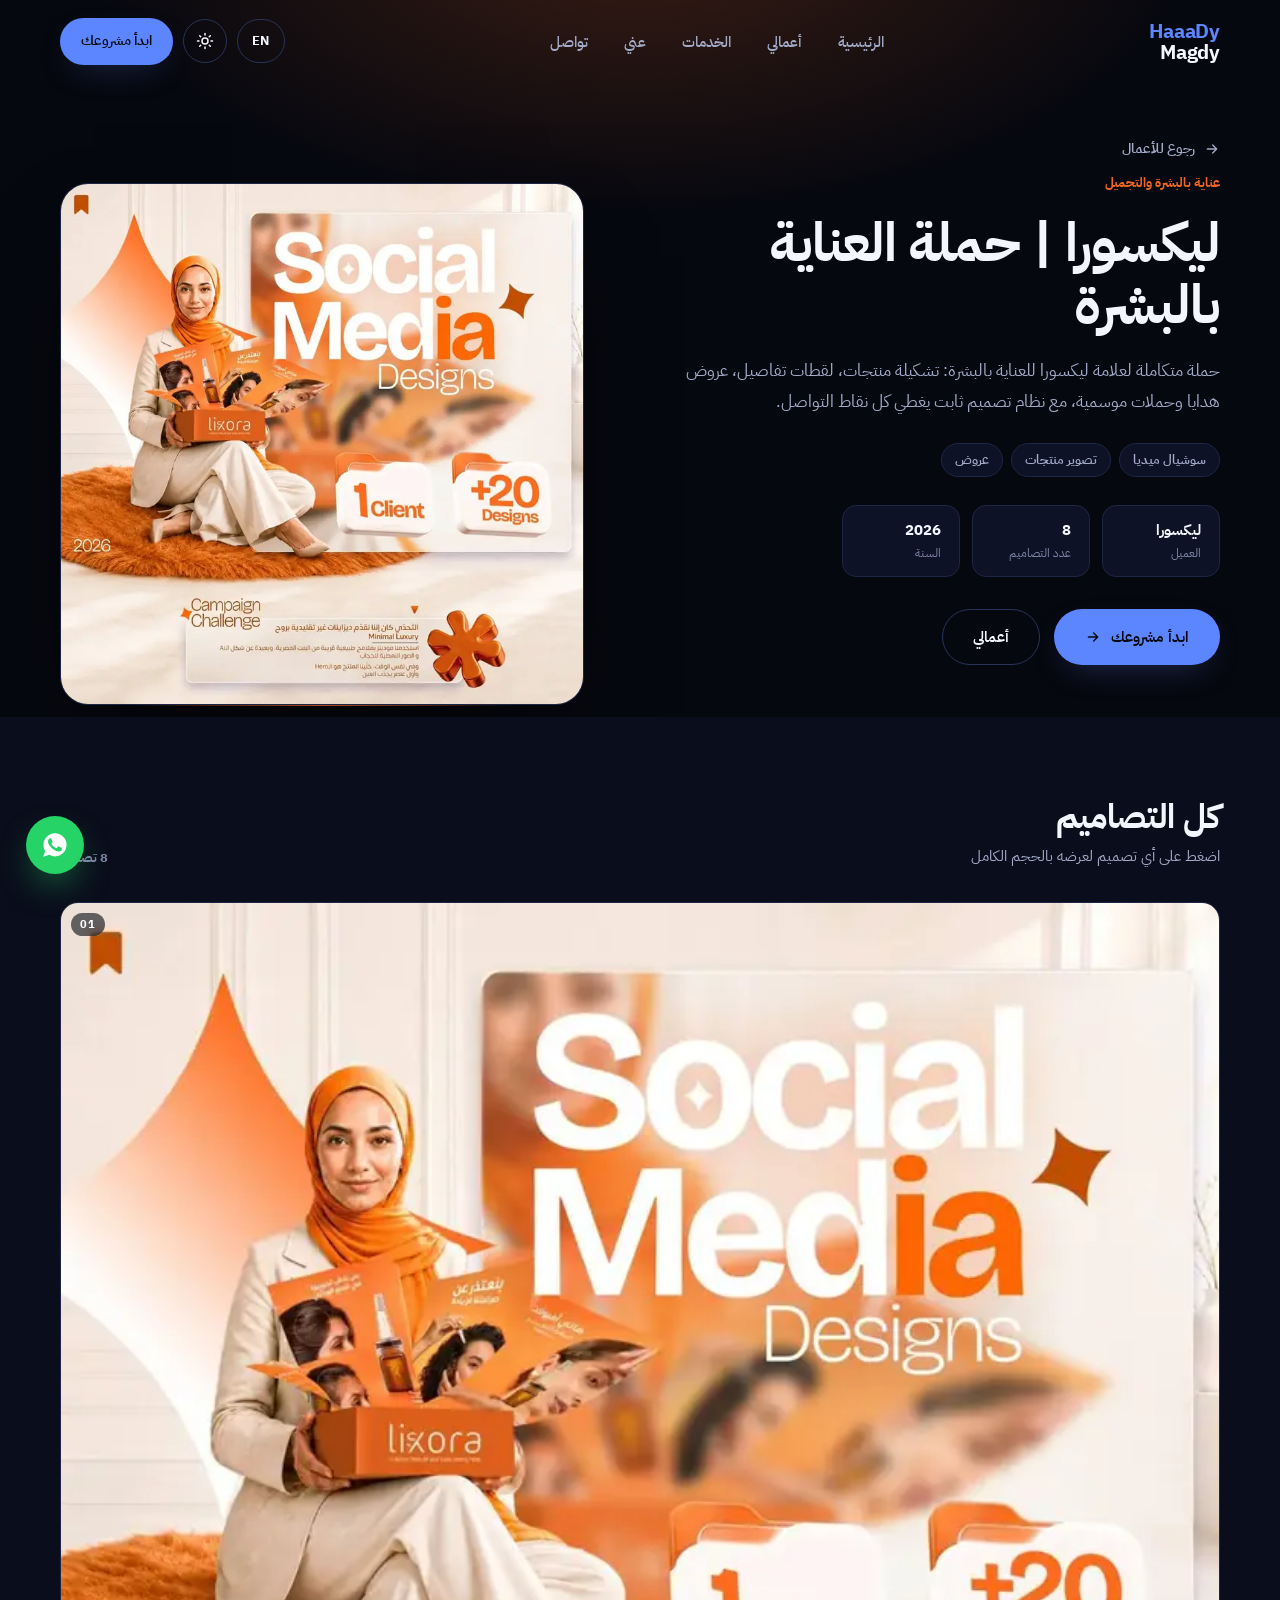
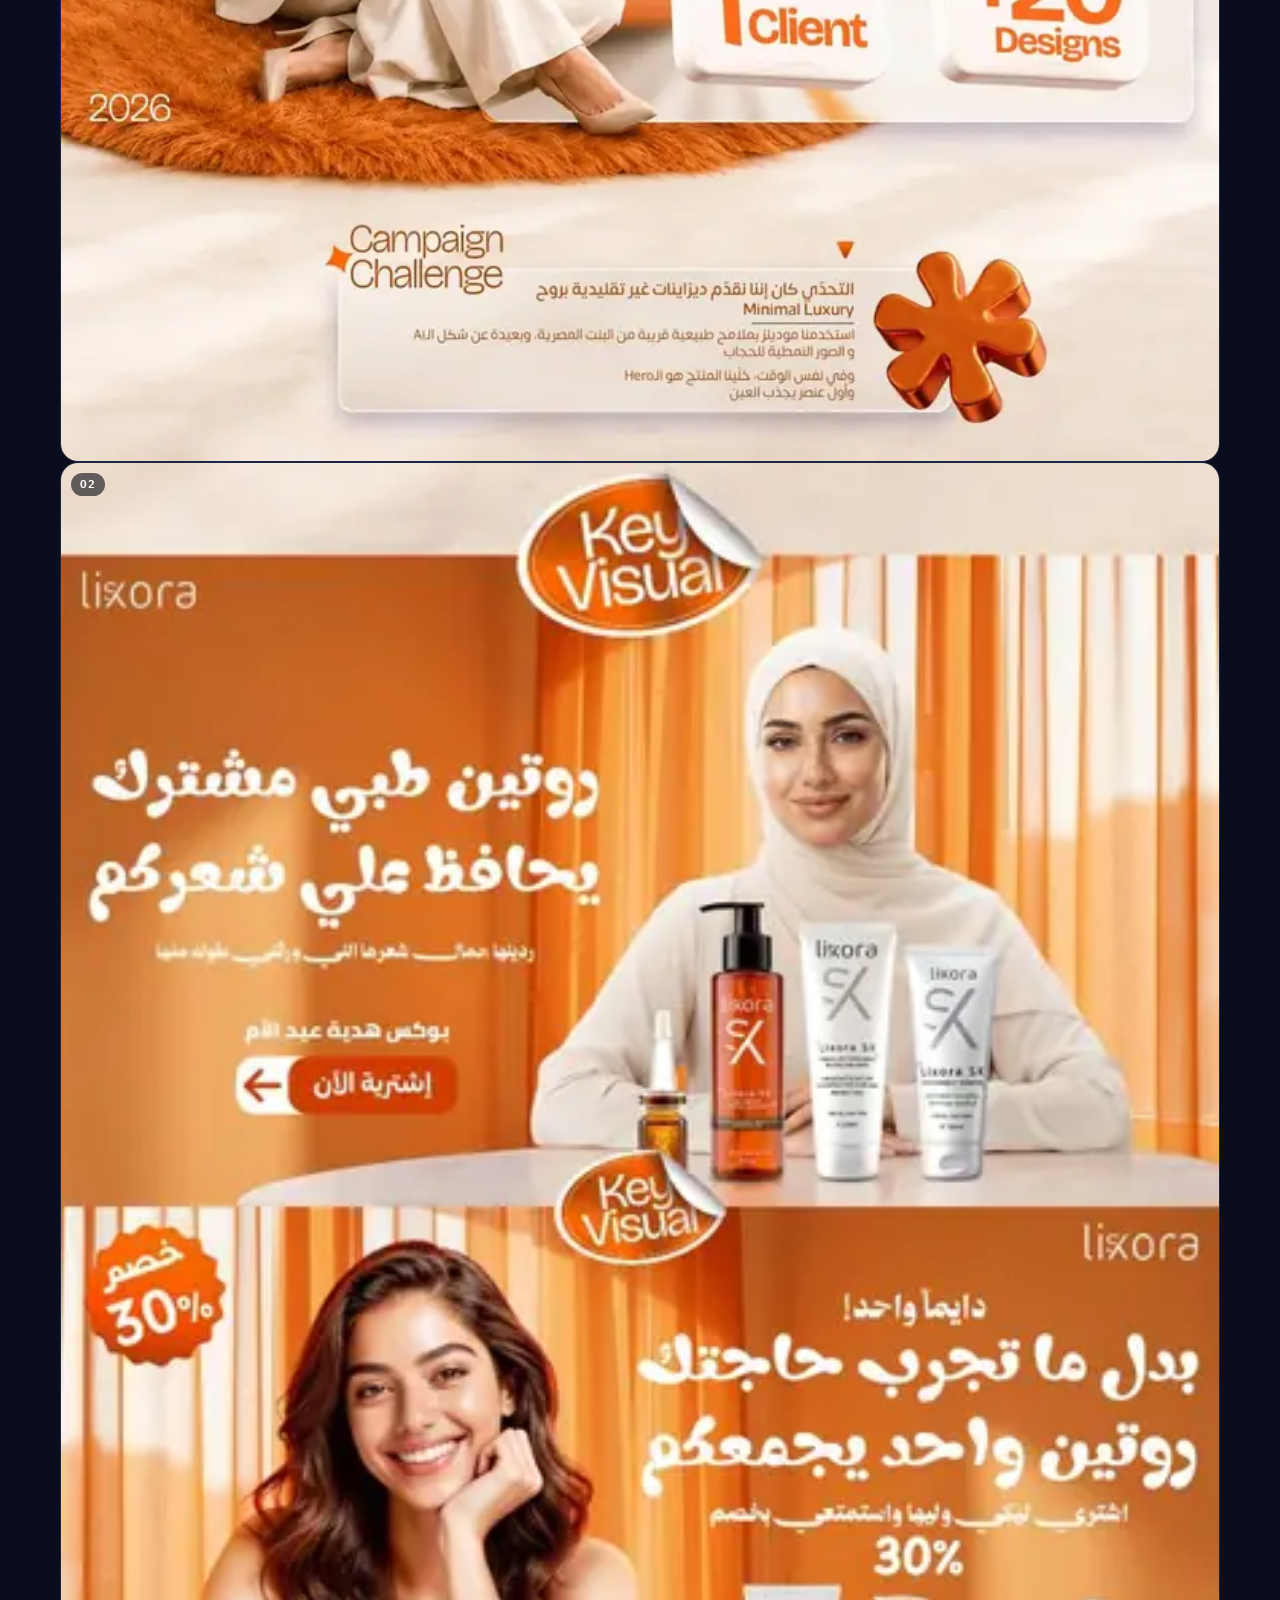
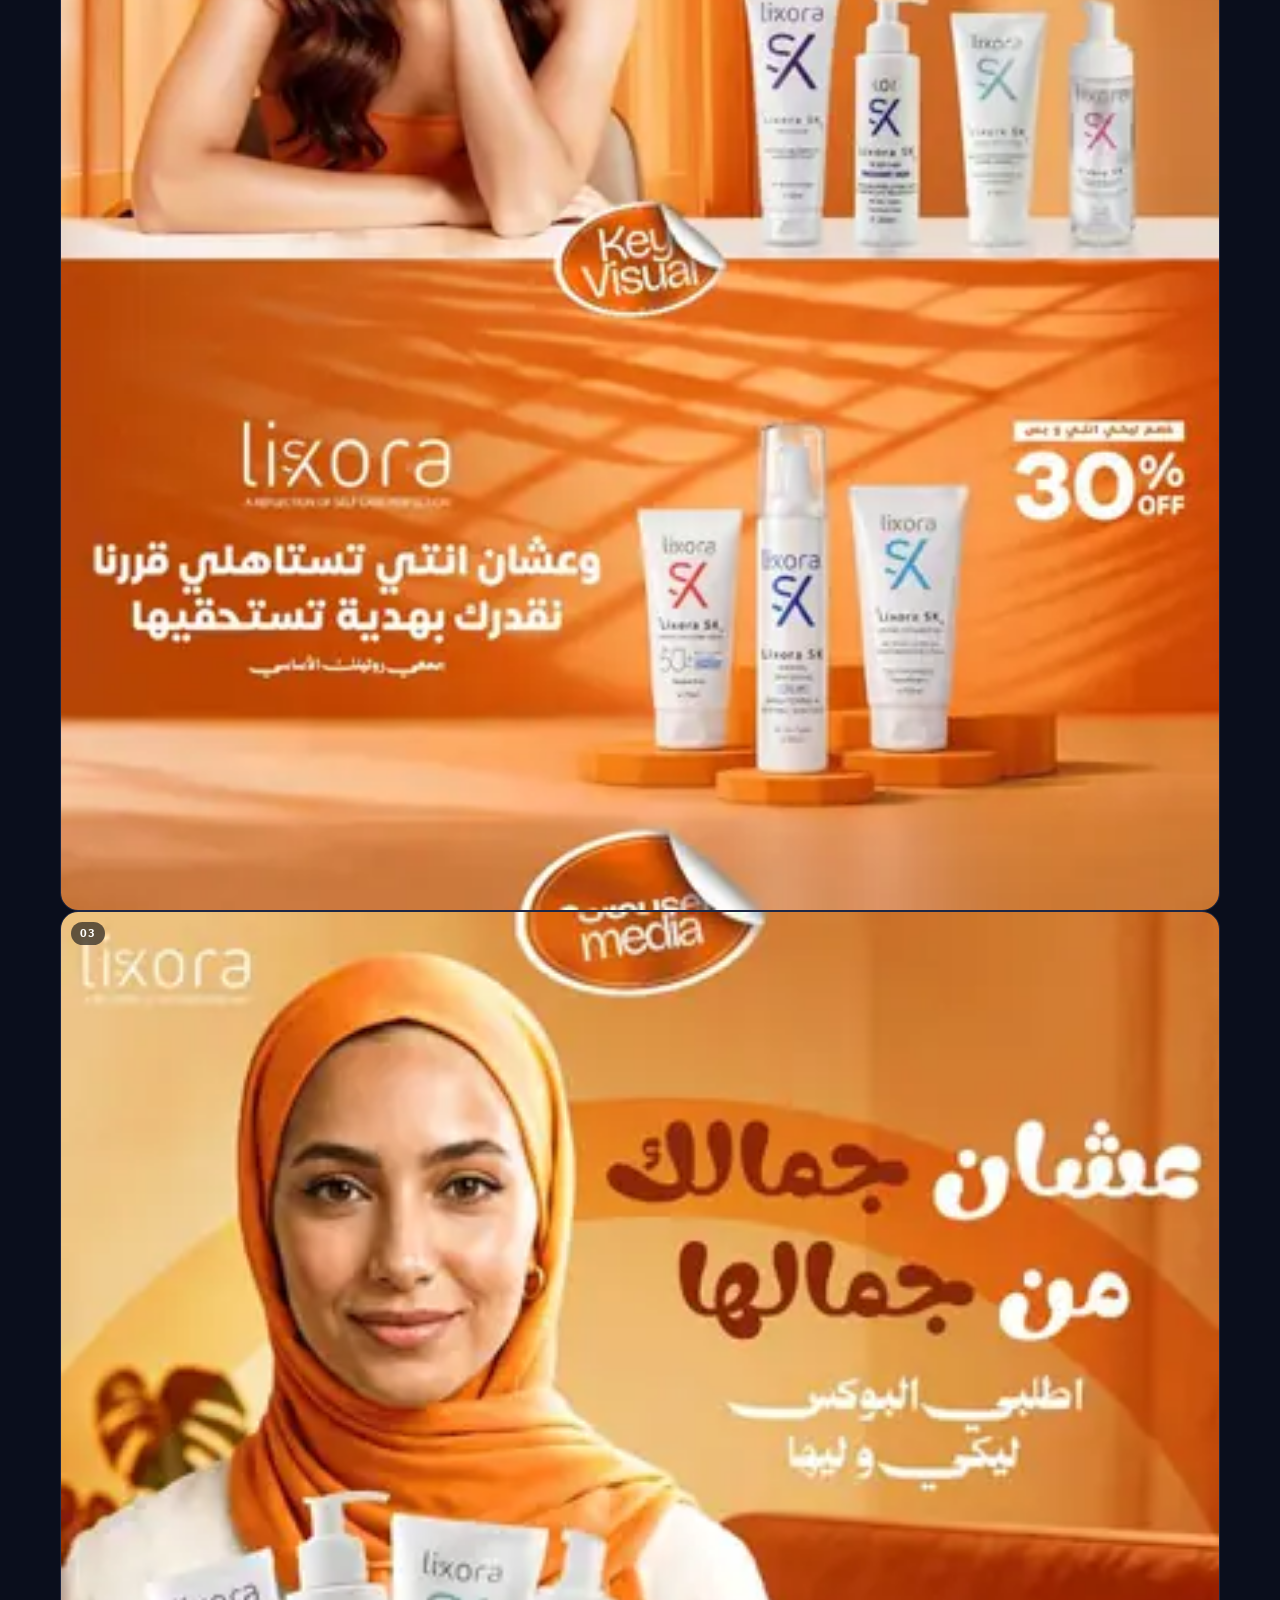
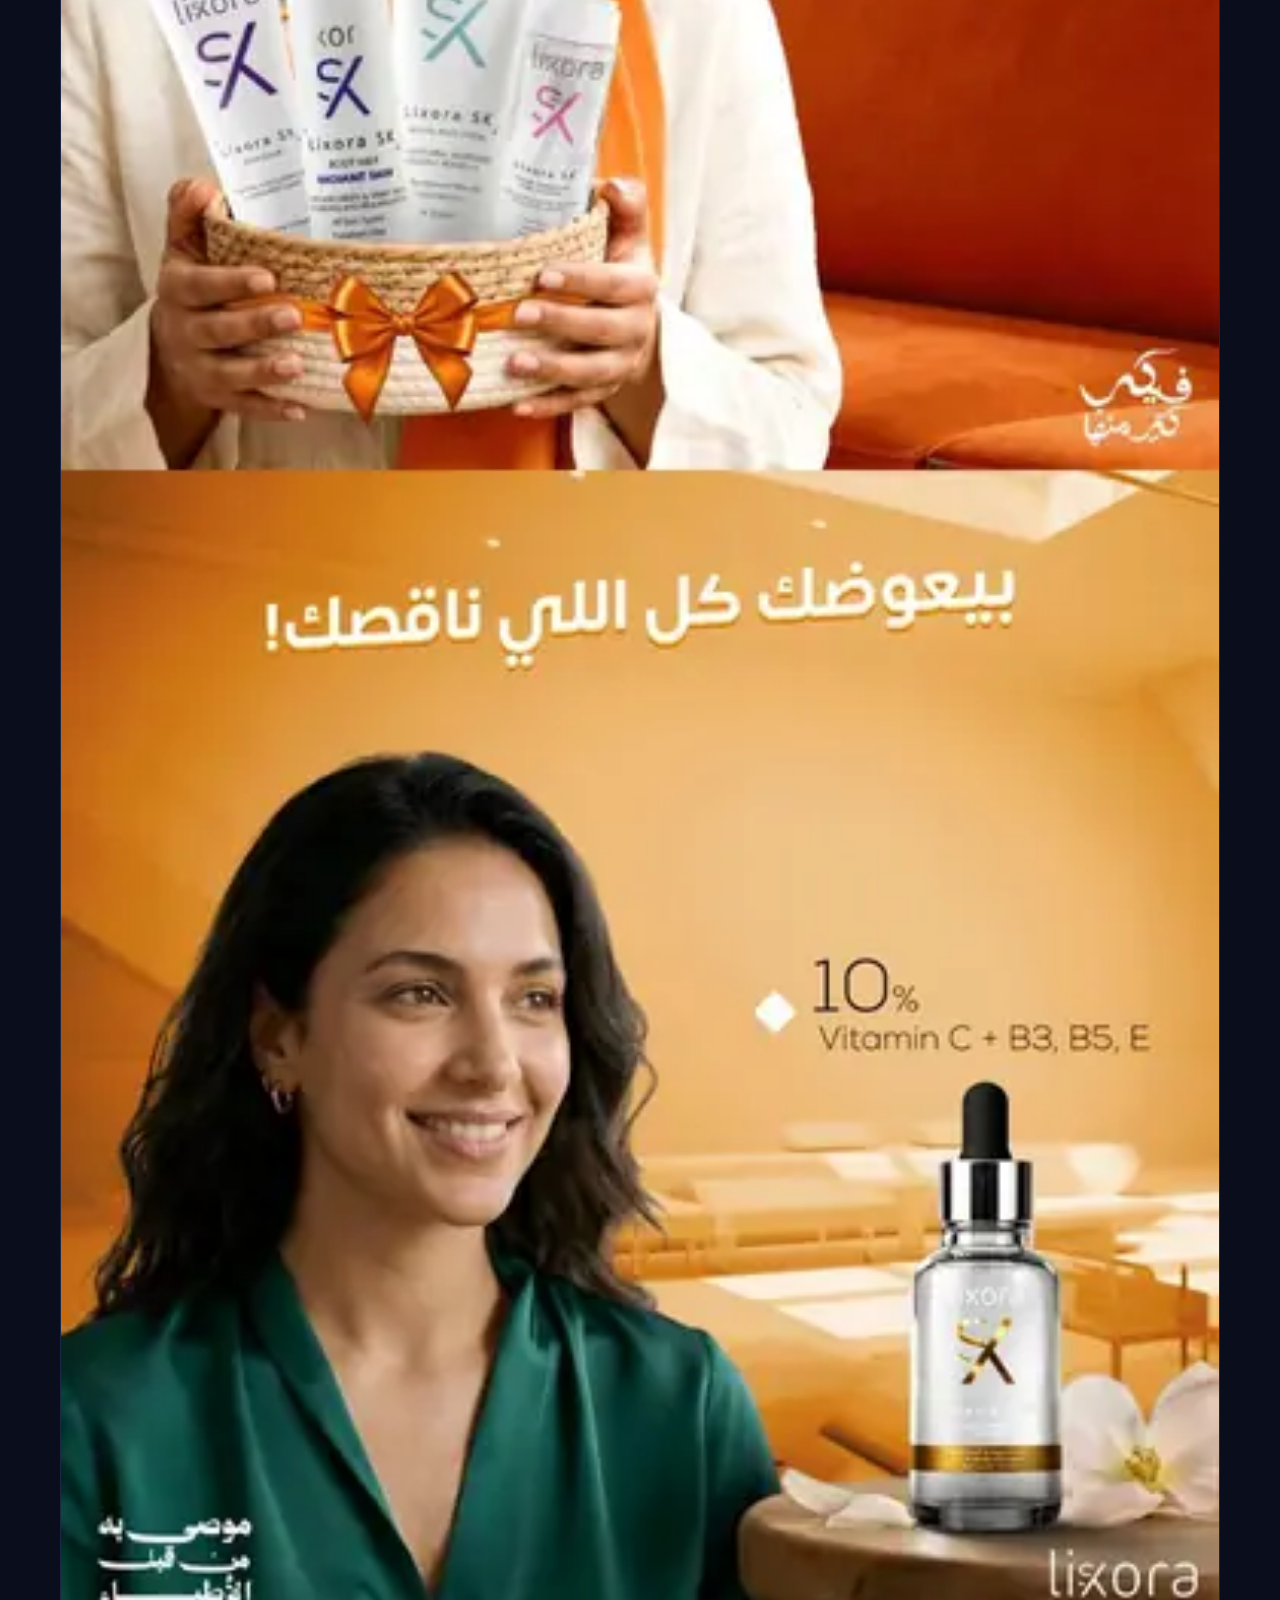
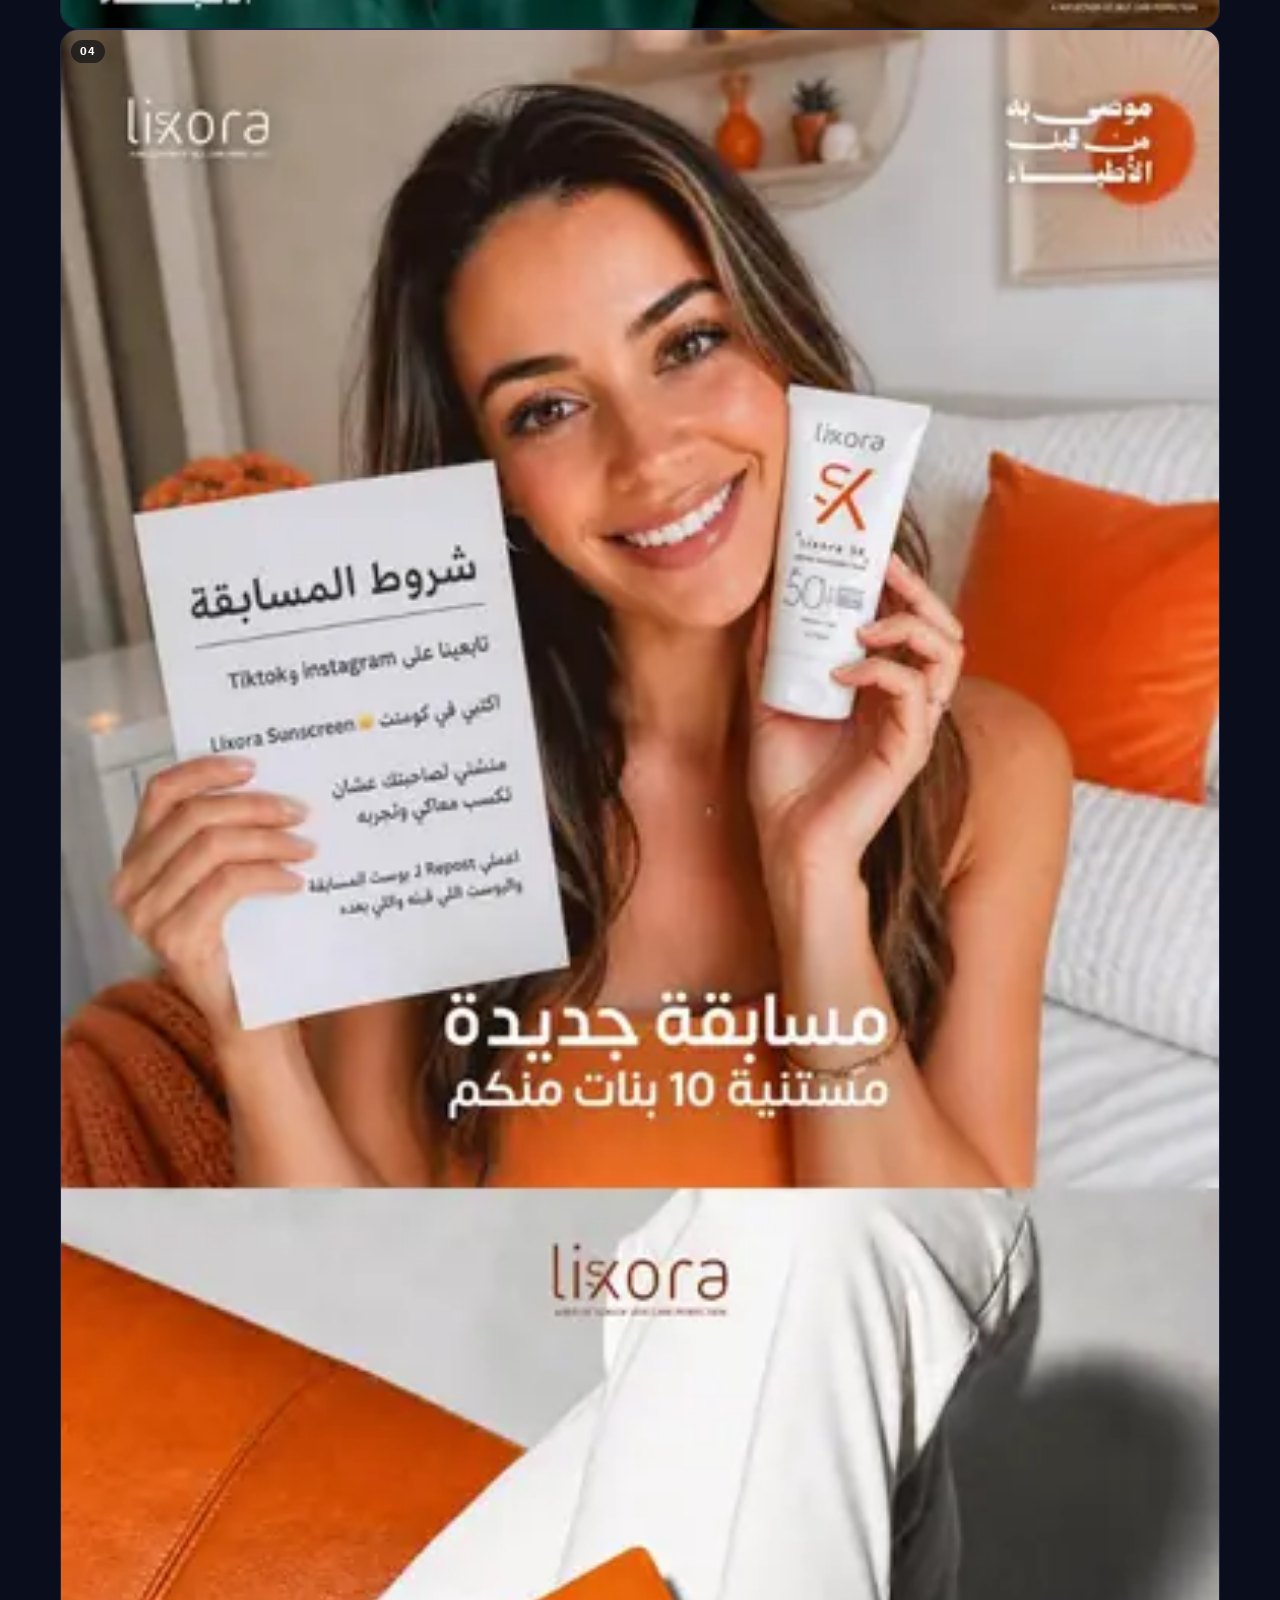
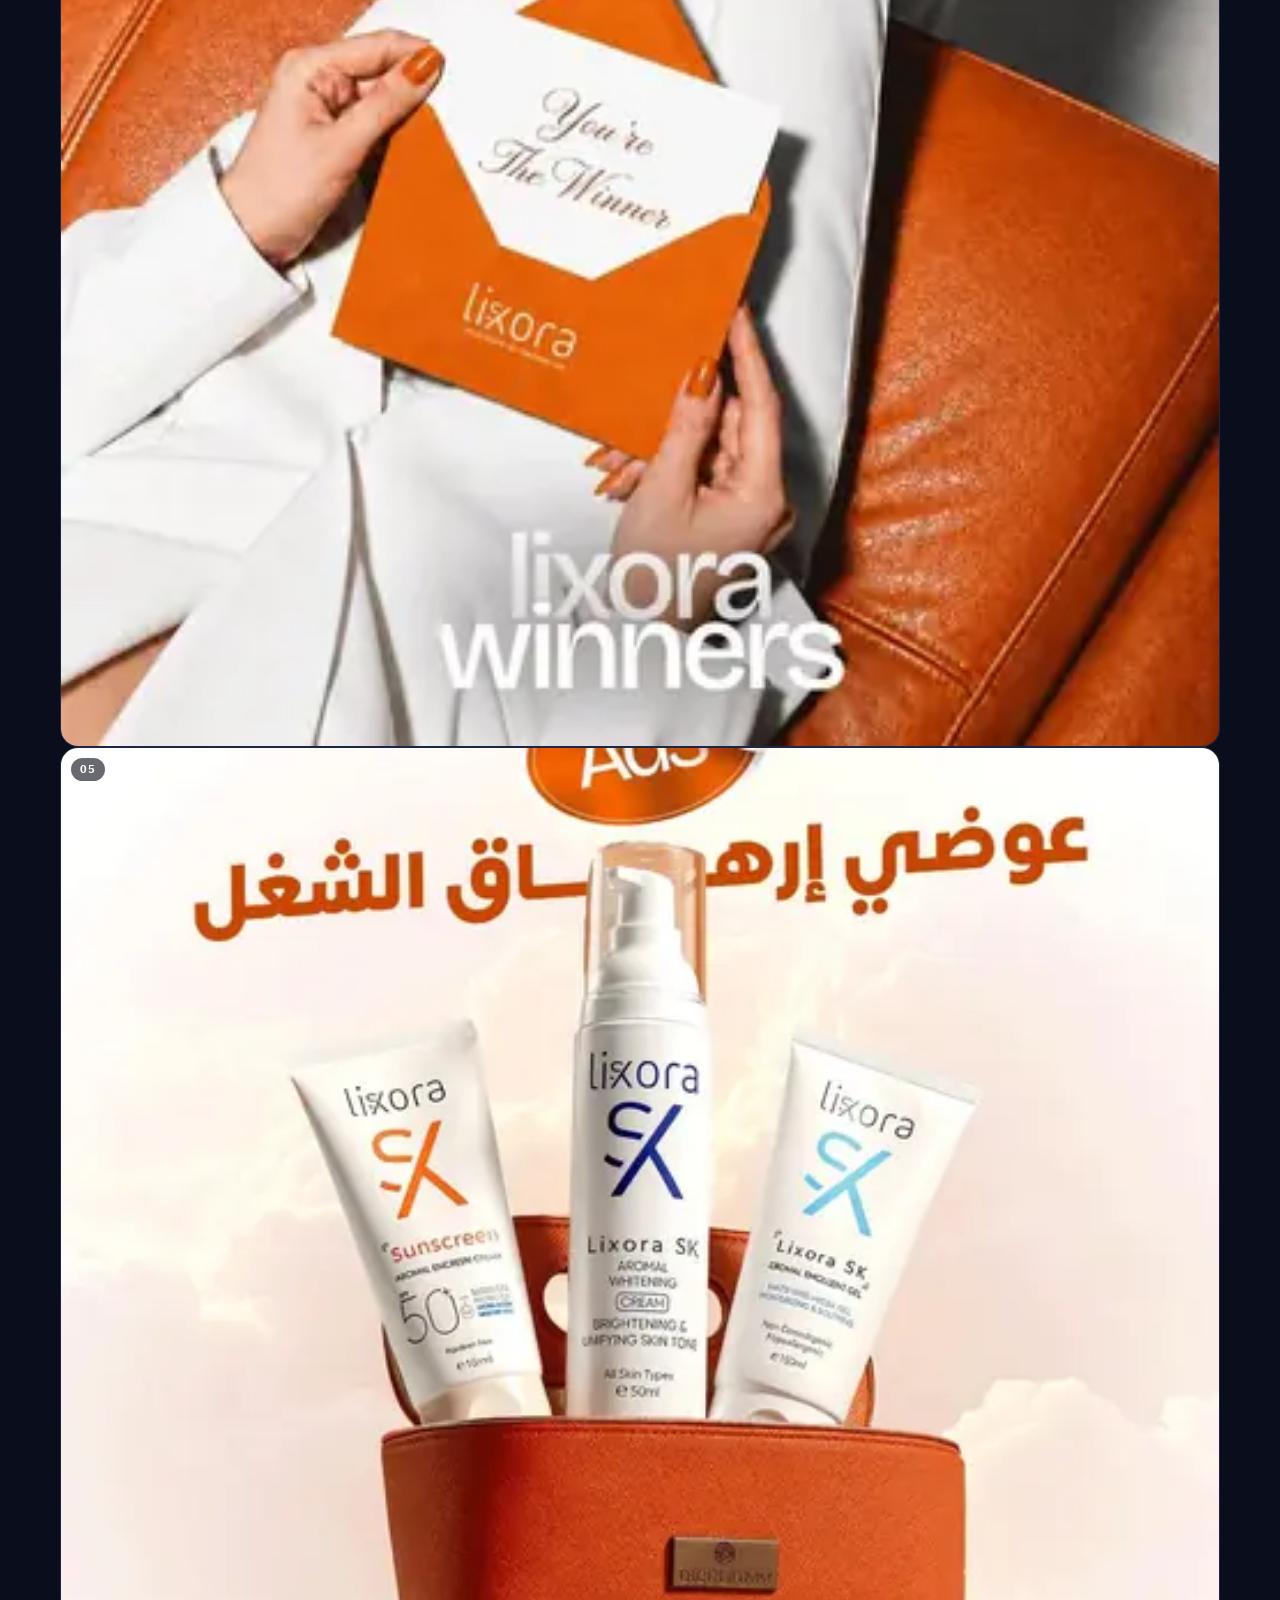
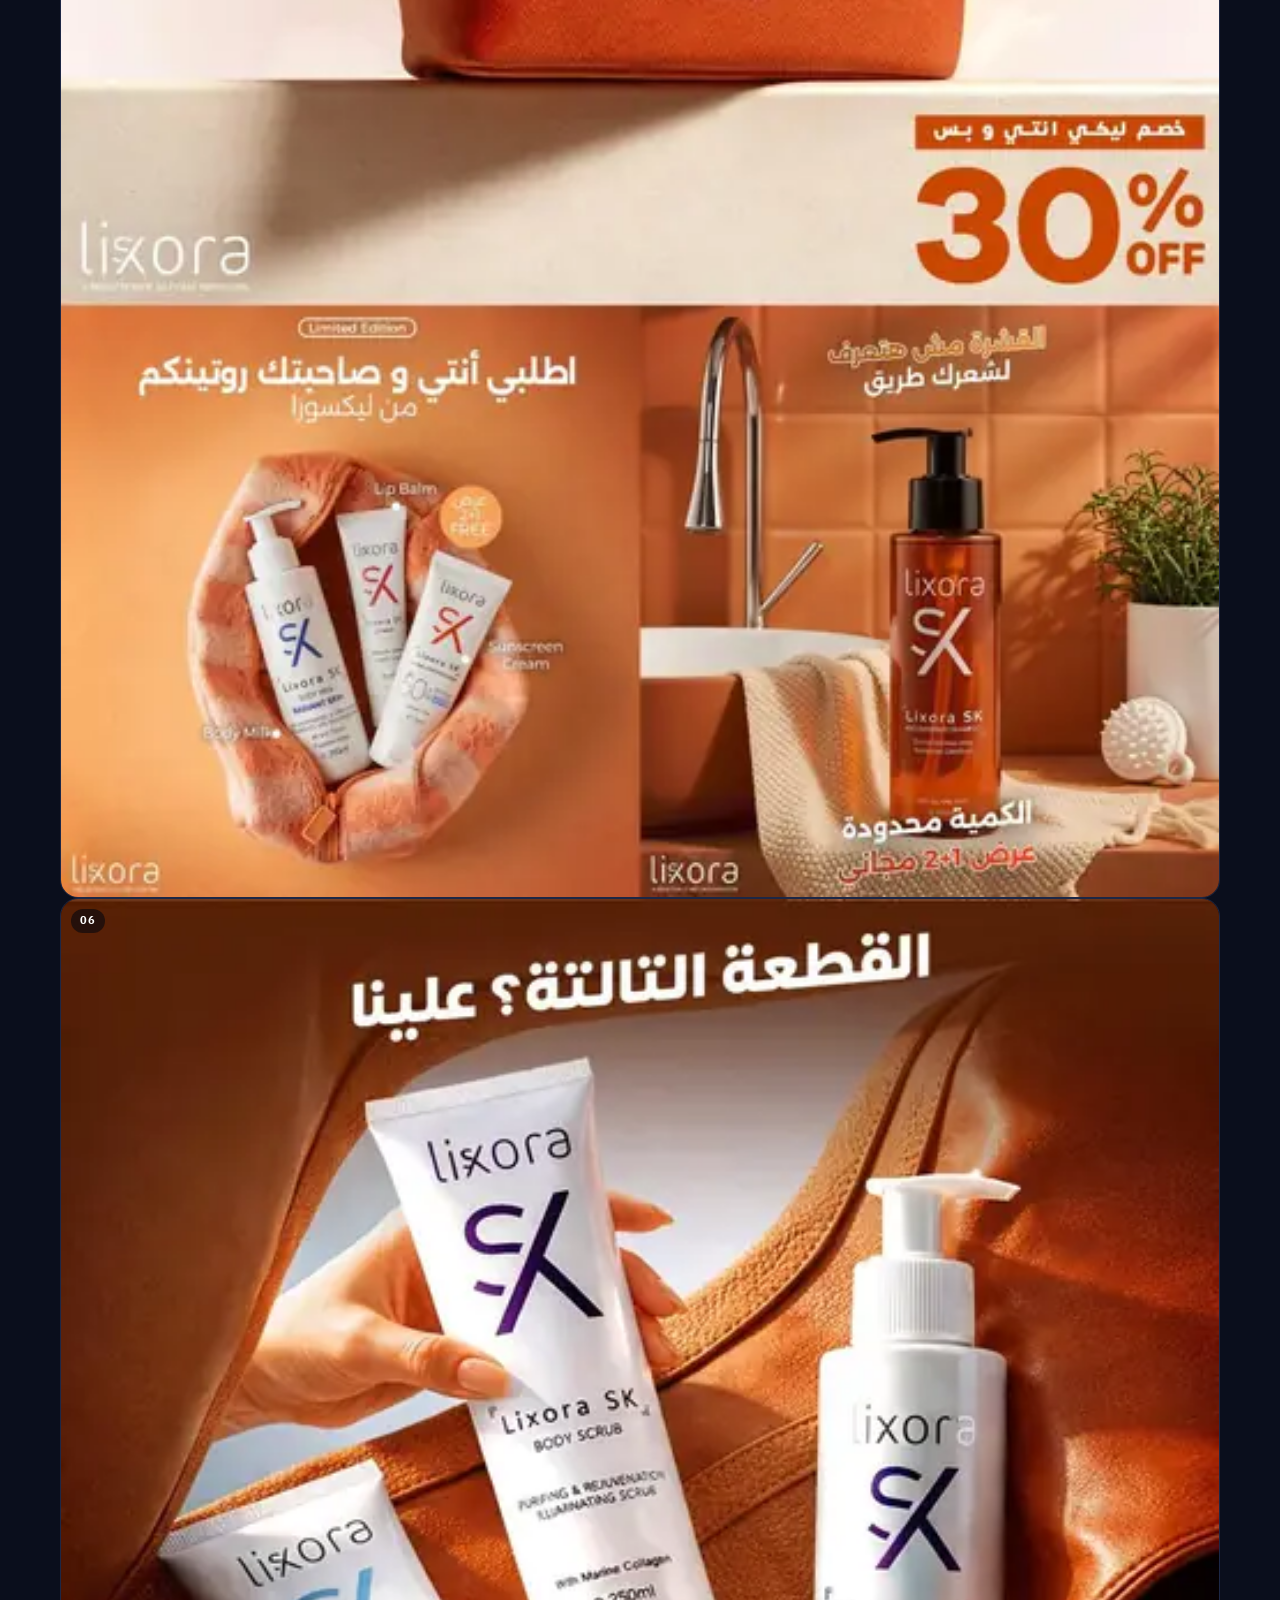
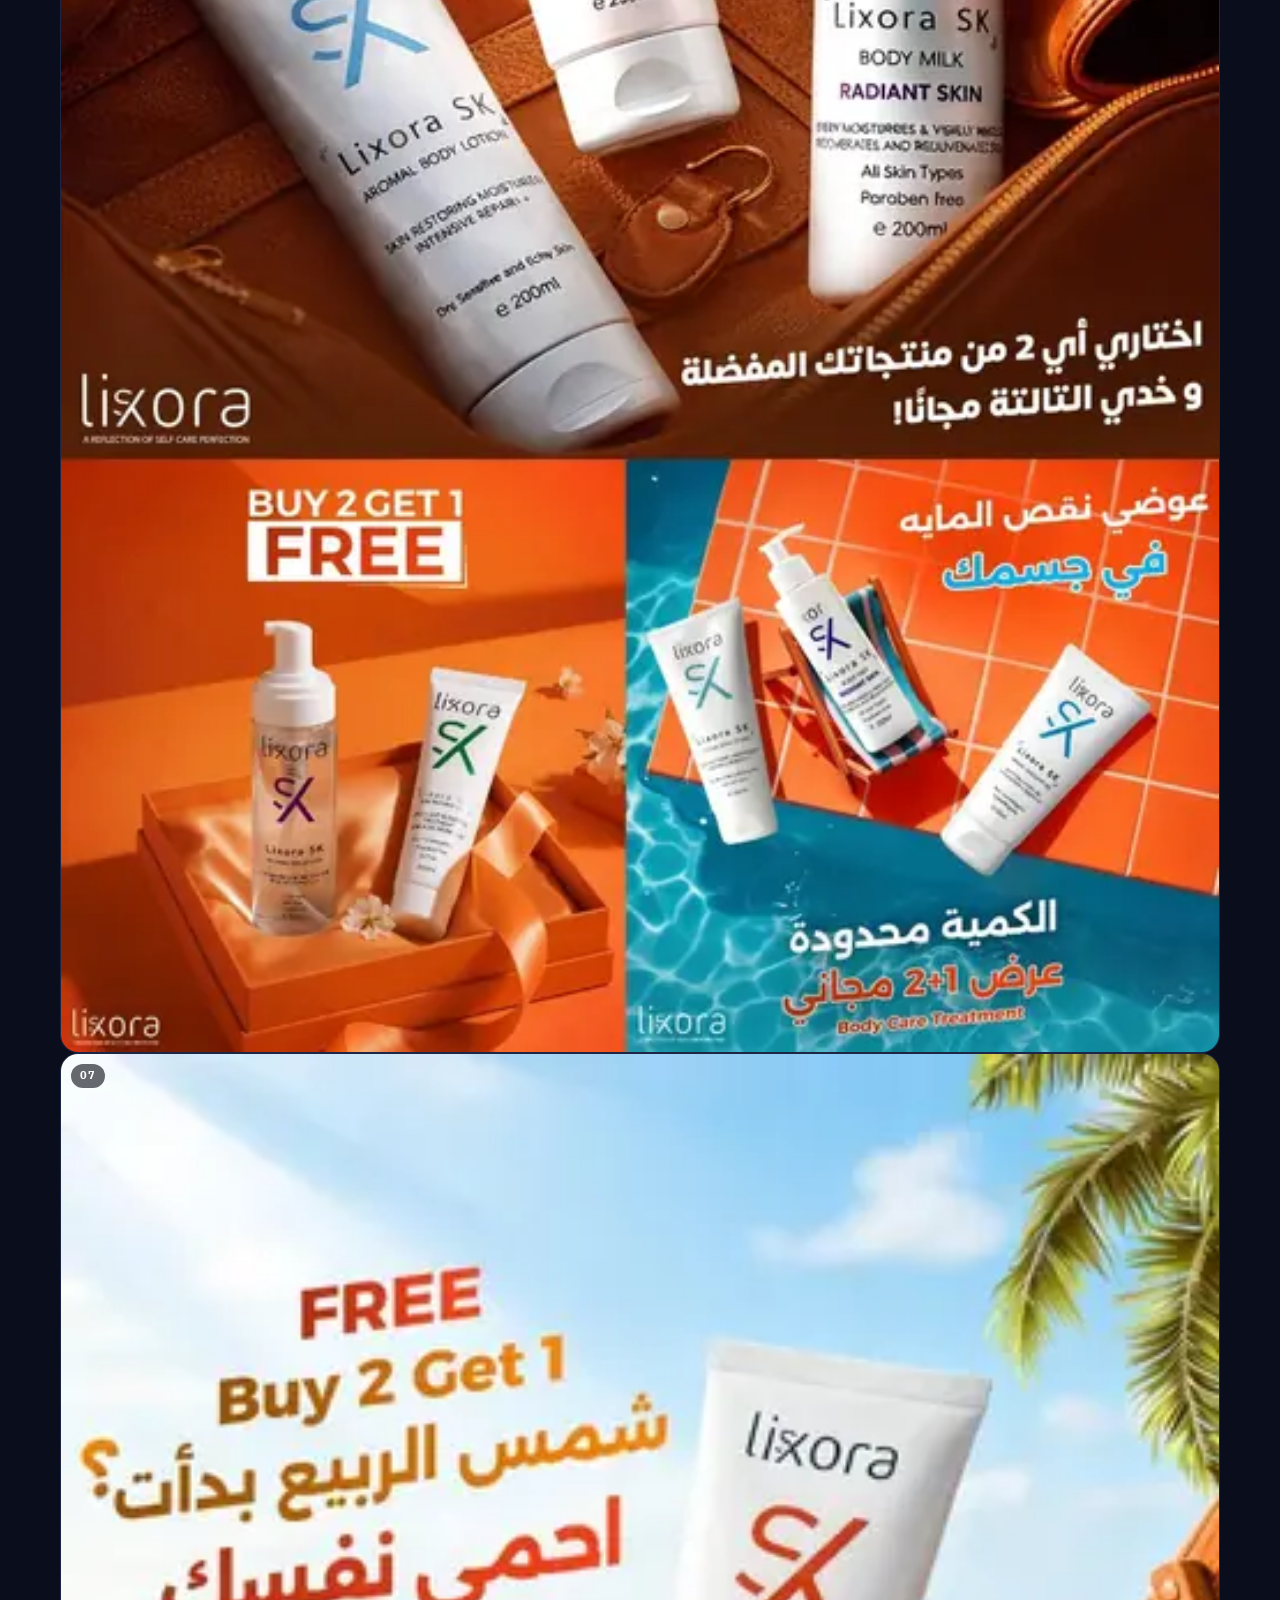
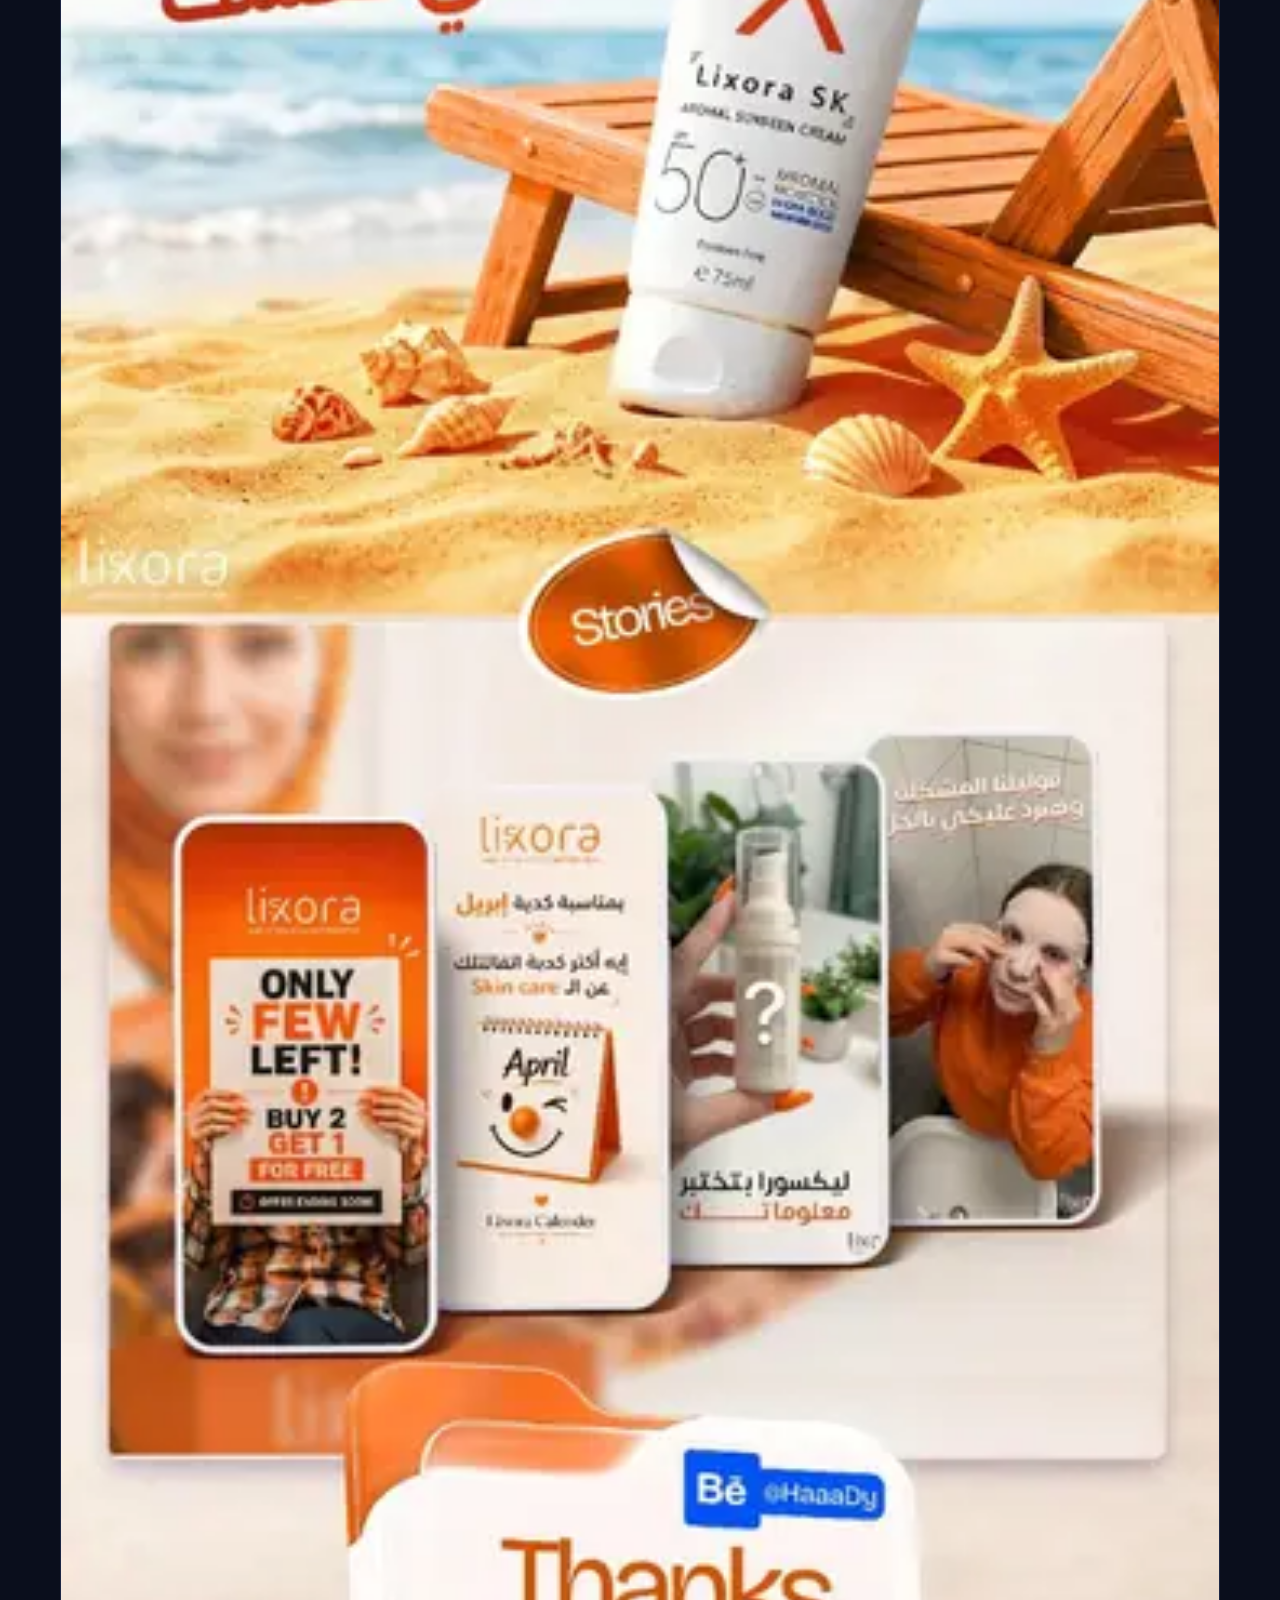
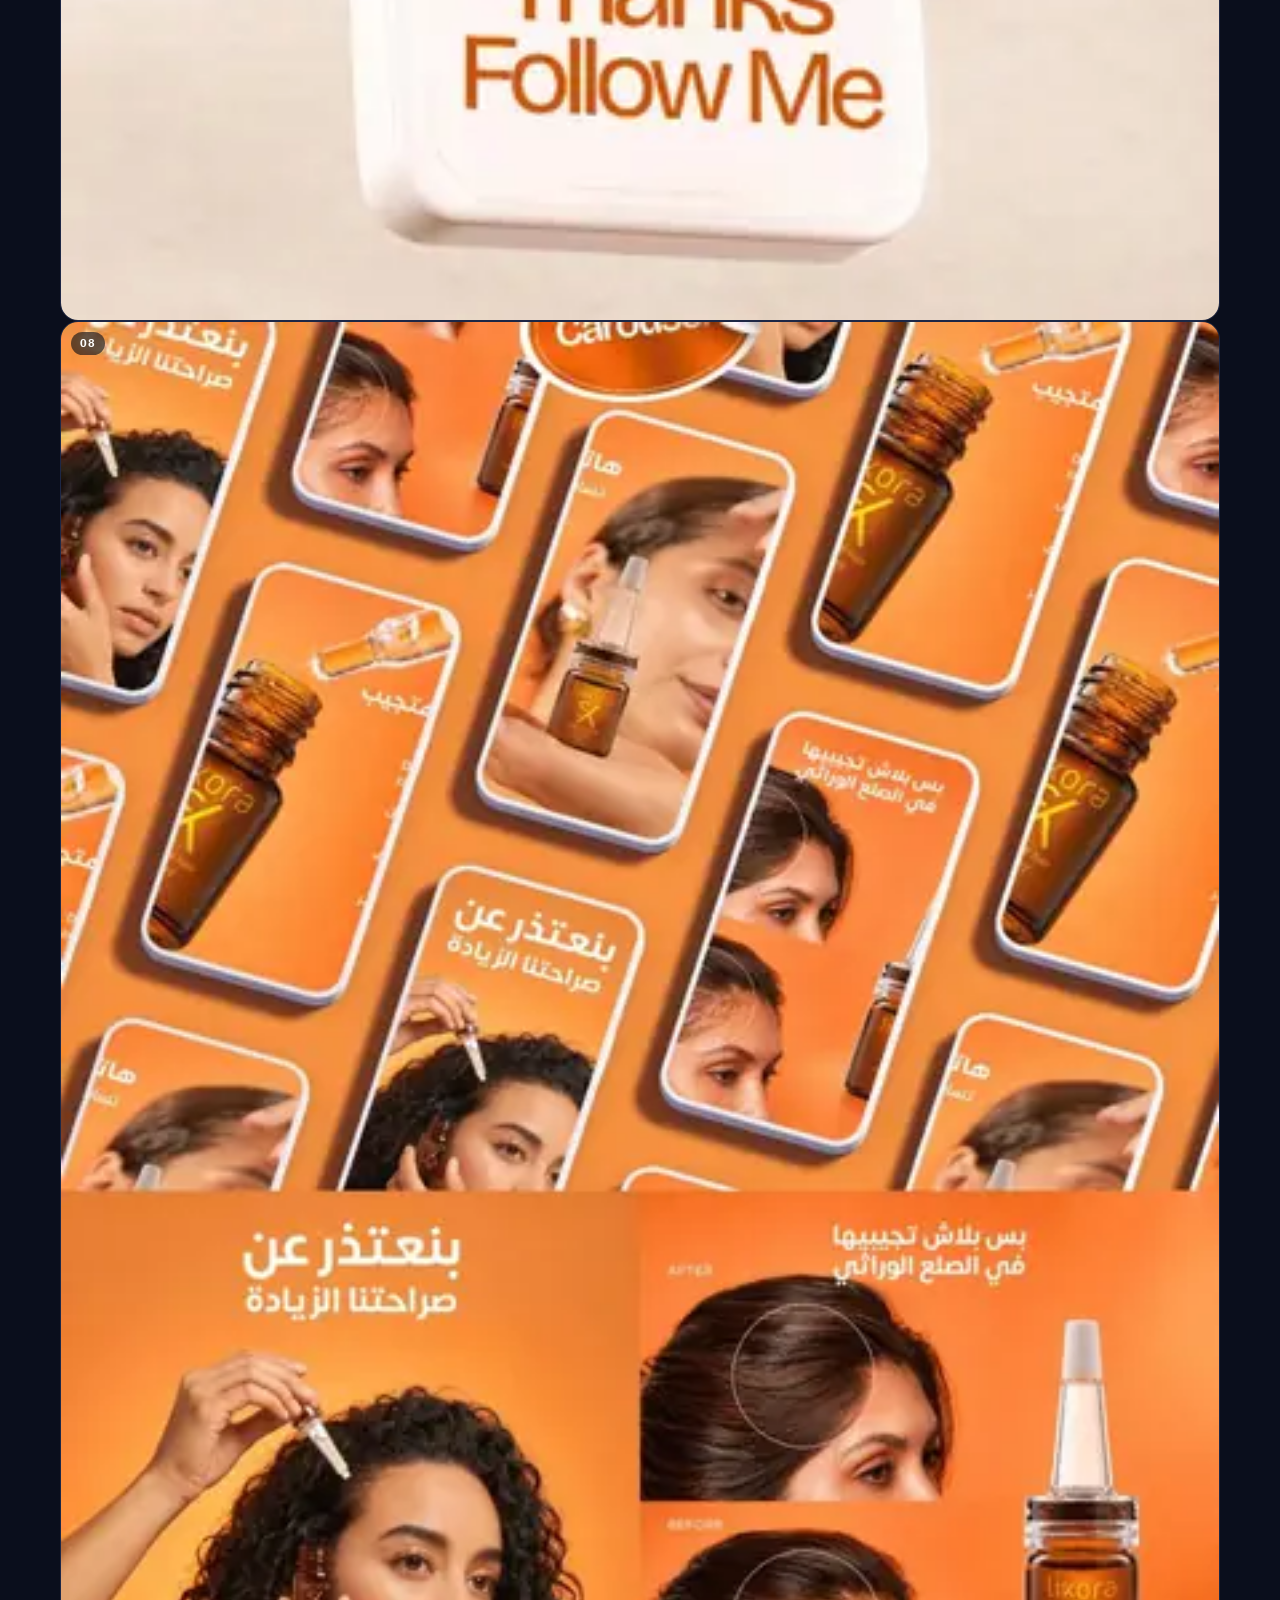
<file: projects/lixora.html>
<!DOCTYPE html>
<html lang="ar" dir="rtl" data-theme="dark" class="no-js">
<head>
<meta charset="UTF-8">
<script>
/* Applies saved theme/language before first paint - avoids a flash of the wrong styling. */
(function(){
  try{
    var lang = localStorage.getItem('haaady_lang') || 'ar';
    var theme = localStorage.getItem('haaady_theme') || 'dark';   /* DARK IS THE DEFAULT */
    var html = document.documentElement;
    html.classList.remove('no-js');
    html.setAttribute('lang', lang);
    html.setAttribute('dir', lang === 'ar' ? 'rtl' : 'ltr');
    html.setAttribute('data-theme', theme);
  }catch(e){}
})();
</script>
<meta name="viewport" content="width=device-width, initial-scale=1, viewport-fit=cover">
<title>ليكسورا | حملة العناية بالبشرة — أعمال هادي مجدي</title>
<meta name="description" content="حملة متكاملة لعلامة ليكسورا للعناية بالبشرة: تشكيلة منتجات، لقطات تفاصيل، عروض هدايا وحملات موسمية، مع نظام تصميم ثابت يغطي كل نقاط التواصل.">
<meta name="keywords" content="مصمم جرافيك, تصميم هوية بصرية, سوشيال ميديا, حملات إعلانية, Graphic Designer, Haaady Magdy">
<meta name="robots" content="index, follow, max-image-preview:large">
<meta name="google-site-verification" content="L_lwb_WBGld9fwgoARfQ-IIxrJj4-zy0x0mhX-AJchU">
<meta name="author" content="Haaady Magdy">
<link rel="canonical" href="https://haady5.github.io/portfolio/projects/lixora.html">
<meta name="theme-color" content="#06080F">
<meta property="og:type" content="website">
<meta property="og:site_name" content="Haaady Magdy">
<meta property="og:url" content="https://haady5.github.io/portfolio/projects/lixora.html">
<meta property="og:title" content="ليكسورا | حملة العناية بالبشرة — أعمال هادي مجدي">
<meta property="og:description" content="حملة متكاملة لعلامة ليكسورا للعناية بالبشرة: تشكيلة منتجات، لقطات تفاصيل، عروض هدايا وحملات موسمية، مع نظام تصميم ثابت يغطي كل نقاط التواصل.">
<meta property="og:image" content="https://haady5.github.io/portfolio/images/projects/lixora/01-social-media-pack.webp">
<meta property="og:locale" content="ar_AR">
<meta property="og:locale:alternate" content="en_US">
<meta name="twitter:card" content="summary_large_image">
<meta name="twitter:title" content="ليكسورا | حملة العناية بالبشرة — أعمال هادي مجدي">
<meta name="twitter:description" content="حملة متكاملة لعلامة ليكسورا للعناية بالبشرة: تشكيلة منتجات، لقطات تفاصيل، عروض هدايا وحملات موسمية، مع نظام تصميم ثابت يغطي كل نقاط التواصل.">
<meta name="twitter:image" content="https://haady5.github.io/portfolio/images/projects/lixora/01-social-media-pack.webp">
<link rel="icon" href="data:image/svg+xml,%3Csvg xmlns='http://www.w3.org/2000/svg' viewBox='0 0 100 100'%3E%3Crect width='100' height='100' rx='24' fill='%235C86FF'/%3E%3Ctext x='50' y='68' font-family='Arial,sans-serif' font-weight='700' font-size='54' fill='white' text-anchor='middle'%3EH%3C/text%3E%3C/svg%3E">
<link rel="apple-touch-icon" href="../images/icon-180.png">
<link rel="icon" type="image/png" sizes="192x192" href="../images/icon-192.png">
<link rel="manifest" href="../manifest.json">
<link rel="stylesheet" href="../assets/css/style.css">
<link rel="preload" as="font" type="font/woff2" href="../assets/fonts/IBMPlexSansArabic-400-arabic.woff2" crossorigin>
<link rel="preload" as="font" type="font/woff2" href="../assets/fonts/IBMPlexSansArabic-700-arabic.woff2" crossorigin>
<script type="application/ld+json">
{
  "@context": "https://schema.org",
  "@type": "ImageGallery",
  "name": "ليكسورا | حملة العناية بالبشرة",
  "alternateName": "Lixora | Skincare campaign",
  "description": "حملة متكاملة لعلامة ليكسورا للعناية بالبشرة: تشكيلة منتجات، لقطات تفاصيل، عروض هدايا وحملات موسمية، مع نظام تصميم ثابت يغطي كل نقاط التواصل.",
  "url": "https://haady5.github.io/portfolio/projects/lixora.html",
  "dateCreated": "2026",
  "author": {
    "@type": "Person",
    "name": "Haaady Magdy",
    "url": "https://haady5.github.io/portfolio/"
  },
  "about": "عناية بالبشرة والتجميل",
  "associatedMedia": [
    {
      "@type": "ImageObject",
      "contentUrl": "https://haady5.github.io/portfolio/images/projects/lixora/01-social-media-pack.webp",
      "width": 1280,
      "height": 1280,
      "caption": "باقة 20+ تصميم سوشيال ميديا لليكسورا"
    },
    {
      "@type": "ImageObject",
      "contentUrl": "https://haady5.github.io/portfolio/images/projects/lixora/02-skincare-lineup.webp",
      "width": 792,
      "height": 1400,
      "caption": "تصميم تشكيلة منتجات العناية بالبشرة"
    },
    {
      "@type": "ImageObject",
      "contentUrl": "https://haady5.github.io/portfolio/images/projects/lixora/03-brand-story.webp",
      "width": 700,
      "height": 1400,
      "caption": "تصميم حكاية علامة ليكسورا"
    },
    {
      "@type": "ImageObject",
      "contentUrl": "https://haady5.github.io/portfolio/images/projects/lixora/04-product-lifestyle.webp",
      "width": 700,
      "height": 1400,
      "caption": "تصميم منتجات العناية بالبشرة في الاستخدام اليومي"
    },
    {
      "@type": "ImageObject",
      "contentUrl": "https://haady5.github.io/portfolio/images/projects/lixora/05-gift-set.webp",
      "width": 927,
      "height": 1400,
      "caption": "تصميم عروض مجموعة الهدايا"
    },
    {
      "@type": "ImageObject",
      "contentUrl": "https://haady5.github.io/portfolio/images/projects/lixora/06-detail-shot.webp",
      "width": 924,
      "height": 1400,
      "caption": "تصميم القطعة اللي بتلمع عينيها"
    },
    {
      "@type": "ImageObject",
      "contentUrl": "https://haady5.github.io/portfolio/images/projects/lixora/07-summer-offer.webp",
      "width": 658,
      "height": 1400,
      "caption": "تصميم عرض اشترِ 2 واحصل على الثالث مجاناً"
    },
    {
      "@type": "ImageObject",
      "contentUrl": "https://haady5.github.io/portfolio/images/projects/lixora/08-campaign-collage.webp",
      "width": 800,
      "height": 1400,
      "caption": "ملخص منشورات حملة ليكسورا"
    }
  ]
}
</script>

</head>
<body data-project="lixora" data-title-ar="ليكسورا | حملة العناية بالبشرة — أعمال هادي مجدي" data-title-en="Lixora | Skincare campaign — Haaady Magdy Portfolio" data-desc-ar="حملة متكاملة لعلامة ليكسورا للعناية بالبشرة: تشكيلة منتجات، لقطات تفاصيل، عروض هدايا وحملات موسمية، مع نظام تصميم ثابت يغطي كل نقاط التواصل." data-desc-en="A full campaign for the Lixora skincare brand: product lineups, detail shots, gift offers and seasonal pushes, all held together by one consistent design system across every touchpoint.">


<a href="#main" class="skip-link" data-i18n="skip">تخطى إلى المحتوى</a>

<header class="navbar" id="navbar">
  <div class="container nav-inner">
    <a href="../index.html#hero" class="logo" aria-label="Haaady Magdy">
      <span>Haaa<span>Dy</span></span>
      Magdy
    </a>
    <nav class="nav-links" aria-label="Main navigation">
      <a href="../index.html#hero" data-i18n="nav_home">الرئيسية</a>
      <a href="../index.html#work" data-i18n="nav_work">أعمالي</a>
      <a href="../index.html#services" data-i18n="nav_services">الخدمات</a>
      <a href="../index.html#about" data-i18n="nav_about">عني</a>
      <a href="../index.html#contact" data-i18n="nav_contact">تواصل</a>
    </nav>
    <div class="nav-actions">
      <button class="icon-btn lang-btn" id="langToggle" aria-label="EN - Switch to English">EN</button>
      <button class="icon-btn" id="themeToggle" aria-label="Toggle dark mode">
        <svg xmlns="http://www.w3.org/2000/svg" viewBox="0 0 24 24" fill="none" stroke="currentColor" stroke-width="2" stroke-linecap="round"><circle cx="12" cy="12" r="4"/><path d="M12 2v2M12 20v2M4.9 4.9l1.4 1.4M17.7 17.7l1.4 1.4M2 12h2M20 12h2M4.9 19.1l1.4-1.4M17.7 6.3l1.4-1.4"/></svg>
      </button>
      <a href="../index.html#contact" class="btn btn-primary btn-sm" data-i18n="nav_cta" style="display:none" id="navCta">ابدأ مشروعك</a>
      <button class="icon-btn burger" id="burgerBtn" aria-label="Open menu" aria-expanded="false">
        <svg xmlns="http://www.w3.org/2000/svg" viewBox="0 0 24 24" fill="none" stroke="currentColor" stroke-width="2" stroke-linecap="round"><path d="M4 7h16M4 12h16M4 17h16"/></svg>
      </button>
    </div>
  </div>
</header>

<div class="mobile-menu" id="mobileMenu">
  <div class="mobile-menu-top">
    <a href="../index.html#hero" class="logo" aria-label="Haaady Magdy">HaaaDy Magdy</a>
    <button class="icon-btn" id="mobileCloseBtn" aria-label="Close menu">
      <svg xmlns="http://www.w3.org/2000/svg" viewBox="0 0 24 24" fill="none" stroke="currentColor" stroke-width="2" stroke-linecap="round"><path d="M6 6l12 12M18 6L6 18"/></svg>
    </button>
  </div>
  <nav class="mobile-links" aria-label="Mobile navigation">
    <a href="../index.html#hero" class="mobile-link" data-i18n="nav_home">الرئيسية</a>
    <a href="../index.html#work" class="mobile-link" data-i18n="nav_work">أعمالي</a>
    <a href="../index.html#services" class="mobile-link" data-i18n="nav_services">الخدمات</a>
    <a href="../index.html#about" class="mobile-link" data-i18n="nav_about">عني</a>
    <a href="../index.html#contact" class="mobile-link" data-i18n="nav_contact">تواصل</a>
  </nav>
  <div class="mobile-menu-foot">
    <a href="../index.html#contact" class="btn btn-primary" data-i18n="nav_cta">ابدأ مشروعك</a>
    <div class="mobile-social">
      <a href="https://www.behance.net/haaady" target="_blank" rel="noopener" class="icon-btn" aria-label="Behance">Be</a>
      <a href="https://www.linkedin.com/in/haaady-magdy1/" target="_blank" rel="noopener" class="icon-btn" aria-label="LinkedIn">in</a>
      <a href="https://wa.me/201140634814" target="_blank" rel="noopener" class="icon-btn" aria-label="WhatsApp">WA</a>
    </div>
  </div>
</div>


<main id="main">

  <section class="pp-hero" style="--p-accent:#F26522">
    <div class="container">
      <a class="pp-back" href="../index.html#work">
        <svg xmlns="http://www.w3.org/2000/svg" viewBox="0 0 24 24" fill="none" stroke="currentColor" stroke-width="2" stroke-linecap="round" stroke-linejoin="round"><path d="M19 12H5M11 18l-6-6 6-6"/></svg>
        <span data-i18n="pp_back">رجوع للأعمال</span>
      </a>
      <div class="pp-hero-inner">
        <div class="pp-hero-copy">
          <span class="pp-kicker" data-p="kicker">عناية بالبشرة والتجميل</span>
          <h1 data-p="title">ليكسورا | حملة العناية بالبشرة</h1>
          <p data-p="desc">حملة متكاملة لعلامة ليكسورا للعناية بالبشرة: تشكيلة منتجات، لقطات تفاصيل، عروض هدايا وحملات موسمية، مع نظام تصميم ثابت يغطي كل نقاط التواصل.</p>
          <div class="pp-services" data-p="services"><span class="pp-service">سوشيال ميديا</span><span class="pp-service">تصوير منتجات</span><span class="pp-service">عروض</span></div>
          <div class="pp-facts">
            <div class="pp-fact"><b data-p="client">ليكسورا</b><span data-i18n="pp_client">العميل</span></div>
            <div class="pp-fact"><b data-p="count">8</b><span data-i18n="pp_count">عدد التصاميم</span></div>
            <div class="pp-fact"><b>2026</b><span data-i18n="pp_year">السنة</span></div>
          </div>
          <div class="pp-cta">
            <a href="../index.html#contact" class="btn btn-primary">
              <span data-i18n="pp_cta_btn">ابدأ مشروعك</span>
              <svg xmlns="http://www.w3.org/2000/svg" viewBox="0 0 24 24" fill="none" stroke="currentColor" stroke-width="2" stroke-linecap="round"><path d="M5 12h14M13 6l6 6-6 6"/></svg>
            </a>
            <a href="../index.html#work" class="btn btn-ghost" data-i18n="nav_work">أعمالي</a>
          </div>
        </div>
        <div class="pp-hero-media">
          <img src="../images/projects/lixora/01-social-media-pack-l.webp" srcset="../images/projects/lixora/01-social-media-pack-m.webp 760w, ../images/projects/lixora/01-social-media-pack-l.webp 1050w, ../images/projects/lixora/01-social-media-pack.webp 1280w" sizes="(max-width:979px) 92vw, 44vw"
               alt="باقة 20+ تصميم سوشيال ميديا لليكسورا" width="1280" height="1280" fetchpriority="high">
        </div>
      </div>
    </div>
  </section>

  <section class="pp-gallery-section">
    <div class="container">
      <div class="pp-gallery-head">
        <div>
          <h2 data-i18n="pp_gallery">كل التصاميم</h2>
          <p data-i18n="pp_gallery_desc">اضغط على أي تصميم لعرضه بالحجم الكامل</p>
        </div>
        <span class="proj-count">8 <span data-i18n="proj_designs">تصميم</span></span>
      </div>
<button type="button" class="pp-tile reveal" data-src="../images/projects/lixora/01-social-media-pack.webp" data-alt="باقة 20+ تصميم سوشيال ميديا لليكسورا" data-img="0"><span class="pp-tile-num">01</span><img src="../images/projects/lixora/01-social-media-pack-m.webp" srcset="../images/projects/lixora/01-social-media-pack-m.webp 760w, ../images/projects/lixora/01-social-media-pack.webp 1280w" sizes="(max-width:359px) 100vw, (max-width:699px) 50vw, (max-width:1099px) 34vw, 25vw" alt="باقة 20+ تصميم سوشيال ميديا لليكسورا" loading="lazy" decoding="async" width="760" height="760"><span class="pp-tile-cap">باقة 20+ تصميم سوشيال ميديا لليكسورا</span></button>
<button type="button" class="pp-tile reveal" data-src="../images/projects/lixora/02-skincare-lineup.webp" data-alt="تصميم تشكيلة منتجات العناية بالبشرة" data-img="1"><span class="pp-tile-num">02</span><img src="../images/projects/lixora/02-skincare-lineup-m.webp" srcset="../images/projects/lixora/02-skincare-lineup-m.webp 430w, ../images/projects/lixora/02-skincare-lineup.webp 792w" sizes="(max-width:359px) 100vw, (max-width:699px) 50vw, (max-width:1099px) 34vw, 25vw" alt="تصميم تشكيلة منتجات العناية بالبشرة" loading="lazy" decoding="async" width="430" height="760"><span class="pp-tile-cap">تصميم تشكيلة منتجات العناية بالبشرة</span></button>
<button type="button" class="pp-tile reveal" data-src="../images/projects/lixora/03-brand-story.webp" data-alt="تصميم حكاية علامة ليكسورا" data-img="2"><span class="pp-tile-num">03</span><img src="../images/projects/lixora/03-brand-story-m.webp" srcset="../images/projects/lixora/03-brand-story-m.webp 380w, ../images/projects/lixora/03-brand-story.webp 700w" sizes="(max-width:359px) 100vw, (max-width:699px) 50vw, (max-width:1099px) 34vw, 25vw" alt="تصميم حكاية علامة ليكسورا" loading="lazy" decoding="async" width="380" height="760"><span class="pp-tile-cap">تصميم حكاية علامة ليكسورا</span></button>
<button type="button" class="pp-tile reveal" data-src="../images/projects/lixora/04-product-lifestyle.webp" data-alt="تصميم منتجات العناية بالبشرة في الاستخدام اليومي" data-img="3"><span class="pp-tile-num">04</span><img src="../images/projects/lixora/04-product-lifestyle-m.webp" srcset="../images/projects/lixora/04-product-lifestyle-m.webp 380w, ../images/projects/lixora/04-product-lifestyle.webp 700w" sizes="(max-width:359px) 100vw, (max-width:699px) 50vw, (max-width:1099px) 34vw, 25vw" alt="تصميم منتجات العناية بالبشرة في الاستخدام اليومي" loading="lazy" decoding="async" width="380" height="760"><span class="pp-tile-cap">تصميم منتجات العناية بالبشرة في الاستخدام اليومي</span></button>
<button type="button" class="pp-tile reveal" data-src="../images/projects/lixora/05-gift-set.webp" data-alt="تصميم عروض مجموعة الهدايا" data-img="4"><span class="pp-tile-num">05</span><img src="../images/projects/lixora/05-gift-set-m.webp" srcset="../images/projects/lixora/05-gift-set-m.webp 503w, ../images/projects/lixora/05-gift-set.webp 927w" sizes="(max-width:359px) 100vw, (max-width:699px) 50vw, (max-width:1099px) 34vw, 25vw" alt="تصميم عروض مجموعة الهدايا" loading="lazy" decoding="async" width="503" height="760"><span class="pp-tile-cap">تصميم عروض مجموعة الهدايا</span></button>
<button type="button" class="pp-tile reveal" data-src="../images/projects/lixora/06-detail-shot.webp" data-alt="تصميم القطعة اللي بتلمع عينيها" data-img="5"><span class="pp-tile-num">06</span><img src="../images/projects/lixora/06-detail-shot-m.webp" srcset="../images/projects/lixora/06-detail-shot-m.webp 502w, ../images/projects/lixora/06-detail-shot.webp 924w" sizes="(max-width:359px) 100vw, (max-width:699px) 50vw, (max-width:1099px) 34vw, 25vw" alt="تصميم القطعة اللي بتلمع عينيها" loading="lazy" decoding="async" width="502" height="760"><span class="pp-tile-cap">تصميم القطعة اللي بتلمع عينيها</span></button>
<button type="button" class="pp-tile reveal" data-src="../images/projects/lixora/07-summer-offer.webp" data-alt="تصميم عرض اشترِ 2 واحصل على الثالث مجاناً" data-img="6"><span class="pp-tile-num">07</span><img src="../images/projects/lixora/07-summer-offer-m.webp" srcset="../images/projects/lixora/07-summer-offer-m.webp 357w, ../images/projects/lixora/07-summer-offer.webp 658w" sizes="(max-width:359px) 100vw, (max-width:699px) 50vw, (max-width:1099px) 34vw, 25vw" alt="تصميم عرض اشترِ 2 واحصل على الثالث مجاناً" loading="lazy" decoding="async" width="357" height="760"><span class="pp-tile-cap">تصميم عرض اشترِ 2 واحصل على الثالث مجاناً</span></button>
<button type="button" class="pp-tile reveal" data-src="../images/projects/lixora/08-campaign-collage.webp" data-alt="ملخص منشورات حملة ليكسورا" data-img="7"><span class="pp-tile-num">08</span><img src="../images/projects/lixora/08-campaign-collage-m.webp" srcset="../images/projects/lixora/08-campaign-collage-m.webp 434w, ../images/projects/lixora/08-campaign-collage.webp 800w" sizes="(max-width:359px) 100vw, (max-width:699px) 50vw, (max-width:1099px) 34vw, 25vw" alt="ملخص منشورات حملة ليكسورا" loading="lazy" decoding="async" width="434" height="760"><span class="pp-tile-cap">ملخص منشورات حملة ليكسورا</span></button>
    </div>
  </section>

  <section class="pp-nav">
    <div class="container">
      <div class="pp-nav-grid">
        <a class="pp-nav-card pp-nav-prev" href="fast-food.html">
          <span class="pp-nav-label">
            <svg xmlns="http://www.w3.org/2000/svg" viewBox="0 0 24 24" fill="none" stroke="currentColor" stroke-width="2" stroke-linecap="round" stroke-linejoin="round"><path d="M19 12H5M11 18l-6-6 6-6"/></svg>
            <span data-i18n="pp_prev">المشروع السابق</span>
          </span>
          <h3 class="pp-nav-card-title">فاست فود | حملة المطعم</h3>
          <p class="pp-nav-card-meta">مطعم فاست فود · 10 تصميم</p>
        </a>
        <a class="pp-nav-card pp-nav-next" href="besat.html">
          <span class="pp-nav-label">
            <span data-i18n="pp_next">المشروع التالي</span>
            <svg xmlns="http://www.w3.org/2000/svg" viewBox="0 0 24 24" fill="none" stroke="currentColor" stroke-width="2" stroke-linecap="round" stroke-linejoin="round"><path d="M5 12h14M13 6l6 6-6 6"/></svg>
          </span>
          <h3 class="pp-nav-card-title">بساط | نظام باقات الاشتراك</h3>
          <p class="pp-nav-card-meta">بساط · 14 تصميم</p>
        </a>
      </div>

      <div class="pp-cta-band" style="--p-accent:#F26522">
        <div>
          <h3 data-i18n="pp_cta_title">عندك مشروع زي ده؟</h3>
          <p data-i18n="pp_cta_desc">قولي الفكرة وموعد التسليم، وأرد عليك في خلال 24 ساعة.</p>
        </div>
        <a href="../index.html#contact" class="btn btn-primary">
          <span data-i18n="pp_cta_btn">ابدأ مشروعك</span>
          <svg xmlns="http://www.w3.org/2000/svg" viewBox="0 0 24 24" fill="none" stroke="currentColor" stroke-width="2" stroke-linecap="round"><path d="M5 12h14M13 6l6 6-6 6"/></svg>
        </a>
      </div>
    </div>
  </section>

</main>


<div class="lbx" id="lbx" role="dialog" aria-modal="true" aria-label="Design preview">
  <button class="lbx-btn lbx-close" aria-label="Close">
    <svg xmlns="http://www.w3.org/2000/svg" viewBox="0 0 24 24" fill="none" stroke="currentColor" stroke-width="2" stroke-linecap="round"><path d="M6 6l12 12M18 6L6 18"/></svg>
  </button>
  <button class="lbx-btn lbx-prev" aria-label="Previous design">
    <svg xmlns="http://www.w3.org/2000/svg" viewBox="0 0 24 24" fill="none" stroke="currentColor" stroke-width="2" stroke-linecap="round" stroke-linejoin="round"><path d="M15 18l-6-6 6-6"/></svg>
  </button>
  <button class="lbx-btn lbx-next" aria-label="Next design">
    <svg xmlns="http://www.w3.org/2000/svg" viewBox="0 0 24 24" fill="none" stroke="currentColor" stroke-width="2" stroke-linecap="round" stroke-linejoin="round"><path d="M9 18l6-6-6-6"/></svg>
  </button>
  <div class="lbx-inner">
    <div class="lbx-stage">
      <img alt="">
    </div>
    <div class="lbx-meta">
      <div class="lbx-meta-txt">
        <div class="lbx-cat" data-i18n="nav_projects">المشاريع</div>
        <div class="lbx-title"></div>
      </div>
      <span class="lbx-count"></span>
    </div>
  </div>
</div>



<footer>
  <div class="container">
    <div class="footer-top">
      <div class="footer-brand">
        <div class="logo">HaaaDy Magdy</div>
        <p data-i18n="footer_desc">مصمم جرافيك، بحوّل الأفكار لتصميمات تُرى وتُذكر.</p>
      </div>
      <div class="footer-col">
        <h4 data-i18n="footer_nav">التنقل</h4>
        <ul>
          <li><a href="../index.html#hero" data-i18n="nav_home">الرئيسية</a></li>
          <li><a href="../index.html#work" data-i18n="nav_work">أعمالي</a></li>
          <li><a href="../index.html#services" data-i18n="nav_services">الخدمات</a></li>
          <li><a href="../index.html#about" data-i18n="nav_about">عني</a></li>
        </ul>
      </div>
      <div class="footer-col">
        <h4 data-i18n="footer_connect">تواصل</h4>
        <ul>
          <li><a href="https://www.behance.net/haaady" target="_blank" rel="noopener">Behance</a></li>
          <li><a href="https://www.linkedin.com/in/haaady-magdy1/" target="_blank" rel="noopener">LinkedIn</a></li>
          <li><a href="https://wa.me/201140634814" target="_blank" rel="noopener" data-i18n="contact_wa">واتساب</a></li>
        </ul>
      </div>
    </div>
    <div class="footer-bottom">
      <span>© <span id="year"></span> Haaady Magdy — <span data-i18n="footer_rights">جميع الحقوق محفوظة</span></span>
      <div class="footer-toggles">
        <button class="icon-btn lang-btn" id="langToggle2" aria-label="EN - Switch to English">EN</button>
        <button class="icon-btn" id="themeToggle2" aria-label="Toggle dark mode">
          <svg xmlns="http://www.w3.org/2000/svg" viewBox="0 0 24 24" fill="none" stroke="currentColor" stroke-width="2" stroke-linecap="round"><circle cx="12" cy="12" r="4"/><path d="M12 2v2M12 20v2M4.9 4.9l1.4 1.4M17.7 17.7l1.4 1.4M2 12h2M20 12h2M4.9 19.1l1.4-1.4M17.7 6.3l1.4-1.4"/></svg>
        </button>
      </div>
    </div>
  </div>
</footer>

<a href="https://wa.me/201140634814?text=%D9%85%D8%B1%D8%AD%D8%A8%D8%A7%D9%8B%20Haaady%D8%8C%20%D8%A3%D8%B1%D9%8A%D8%AF%20%D8%A7%D9%84%D8%A7%D8%B3%D8%AA%D9%81%D8%B3%D8%A7%D8%B1%20%D8%B9%D9%86%20%D9%85%D8%B4%D8%B1%D9%88%D8%B9%20%D8%AA%D8%B5%D9%85%D9%8A%D9%85." target="_blank" rel="noopener" class="wa-float" aria-label="WhatsApp">
  <svg xmlns="http://www.w3.org/2000/svg" viewBox="0 0 24 24" fill="currentColor"><path d="M12.04 2C6.58 2 2.13 6.45 2.13 11.91c0 1.87.5 3.62 1.44 5.13L2 22l5.13-1.55a9.9 9.9 0 004.91 1.31h.01c5.46 0 9.9-4.45 9.9-9.91C21.95 6.45 17.5 2 12.04 2zm5.9 14.02c-.25.7-1.25 1.29-2.03 1.46-.55.12-1.26.21-3.63-.78-2.99-1.24-4.93-4.27-5.08-4.47-.14-.2-1.22-1.62-1.22-3.1s.77-2.19 1.05-2.49c.25-.27.55-.34.73-.34h.53c.17 0 .4-.03.62.47.25.6.86 2.08.93 2.23.07.15.12.32.02.52-.1.2-.15.32-.3.5-.15.17-.31.39-.45.52-.15.15-.3.31-.13.6.17.3.76 1.25 1.63 2.02 1.12 1 2.06 1.31 2.36 1.46.3.15.47.12.65-.07.17-.2.75-.87.95-1.17.2-.3.4-.25.67-.15.27.1 1.75.82 2.05.97.3.15.5.22.57.35.07.12.07.7-.18 1.4z"/></svg>
</a>

<script src="../assets/js/i18n.js"></script>
<script src="../assets/js/data.js"></script>
<script src="../assets/js/main.js"></script>

<script src="../assets/js/project.js"></script>
</body>
</html>
</file>
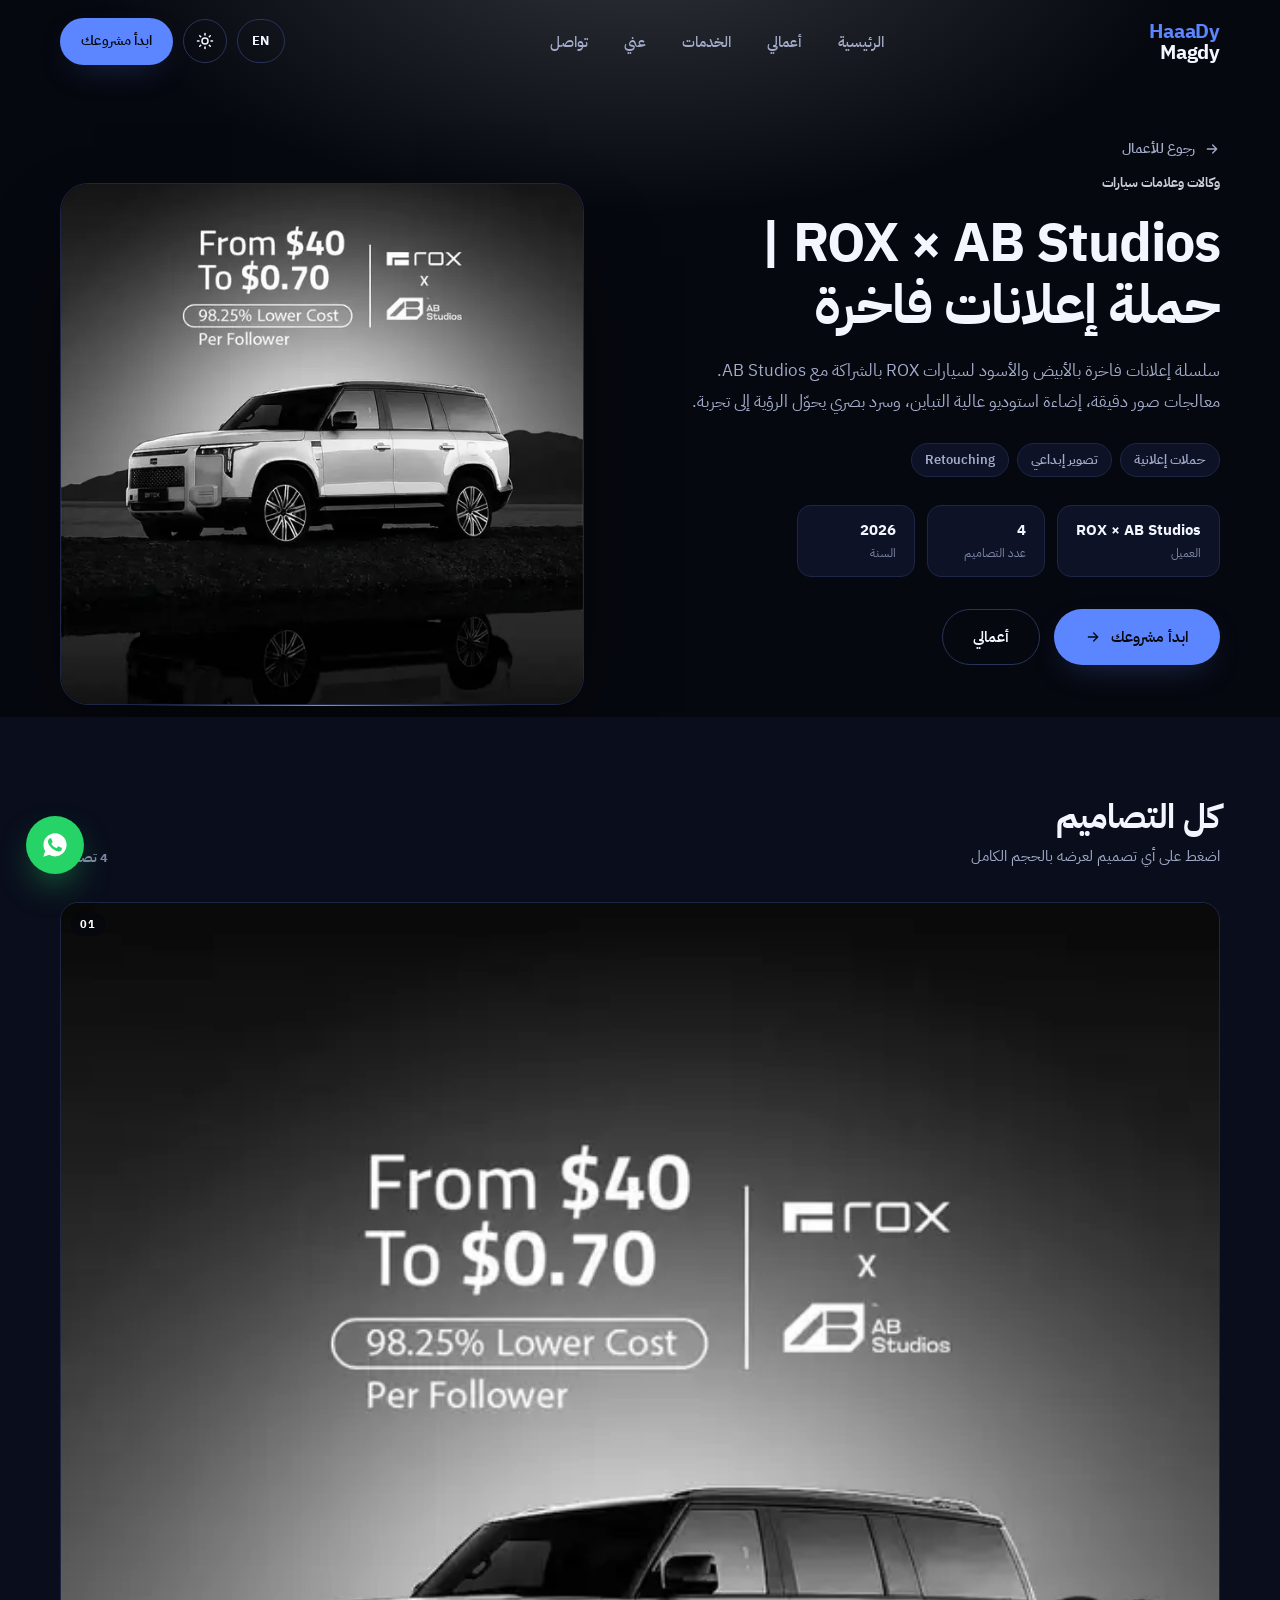
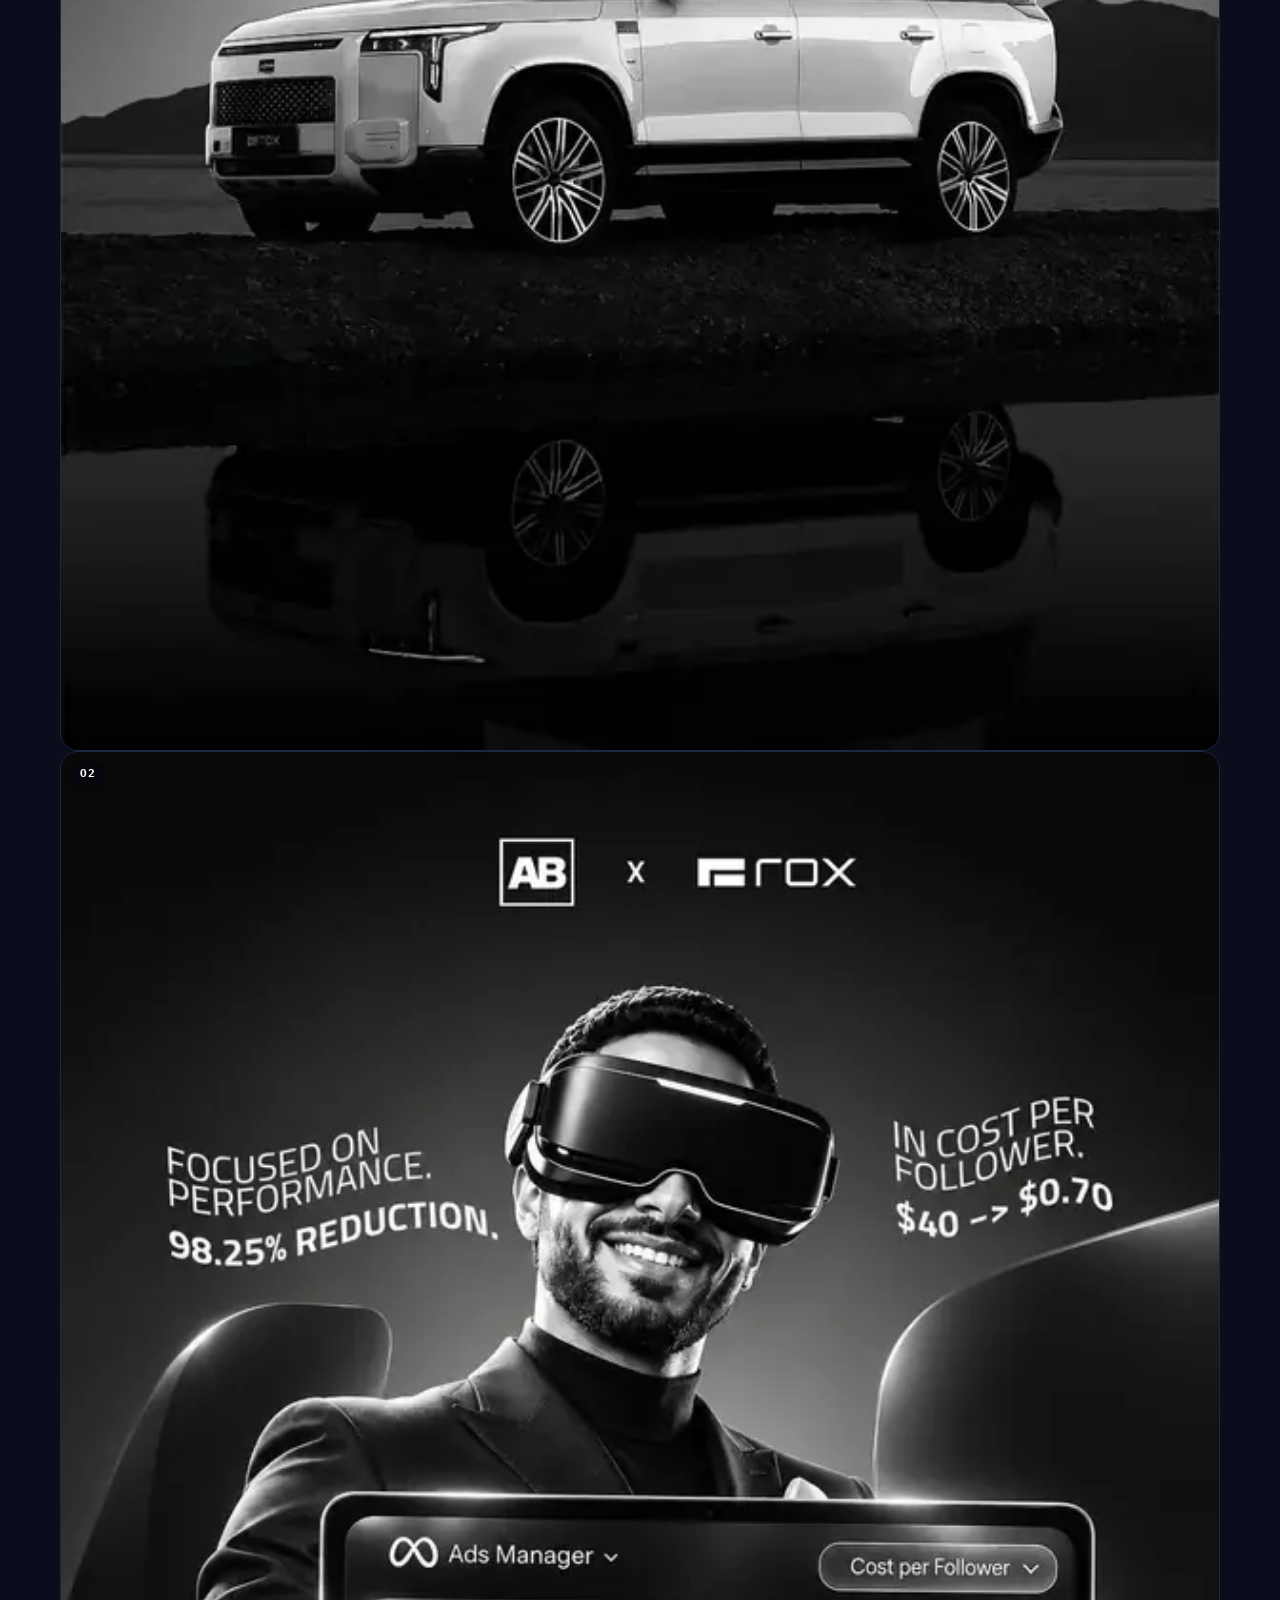
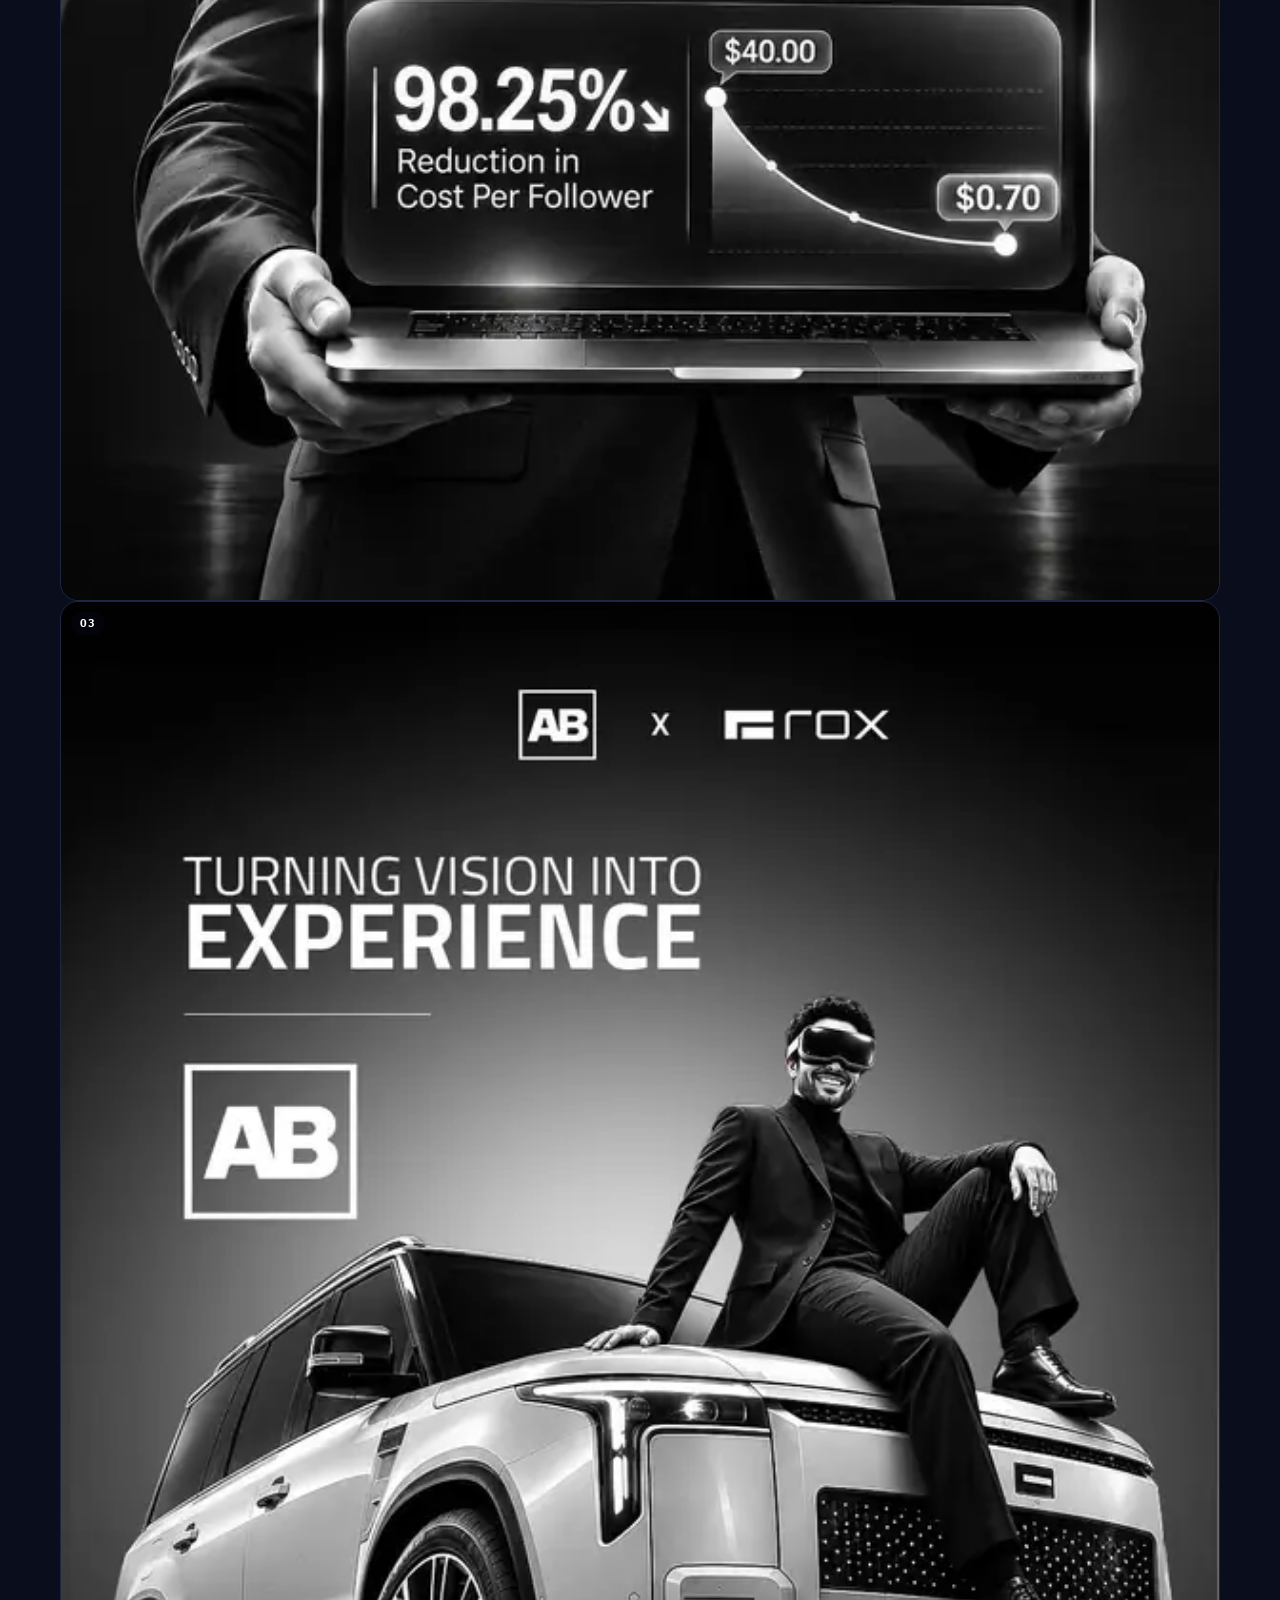
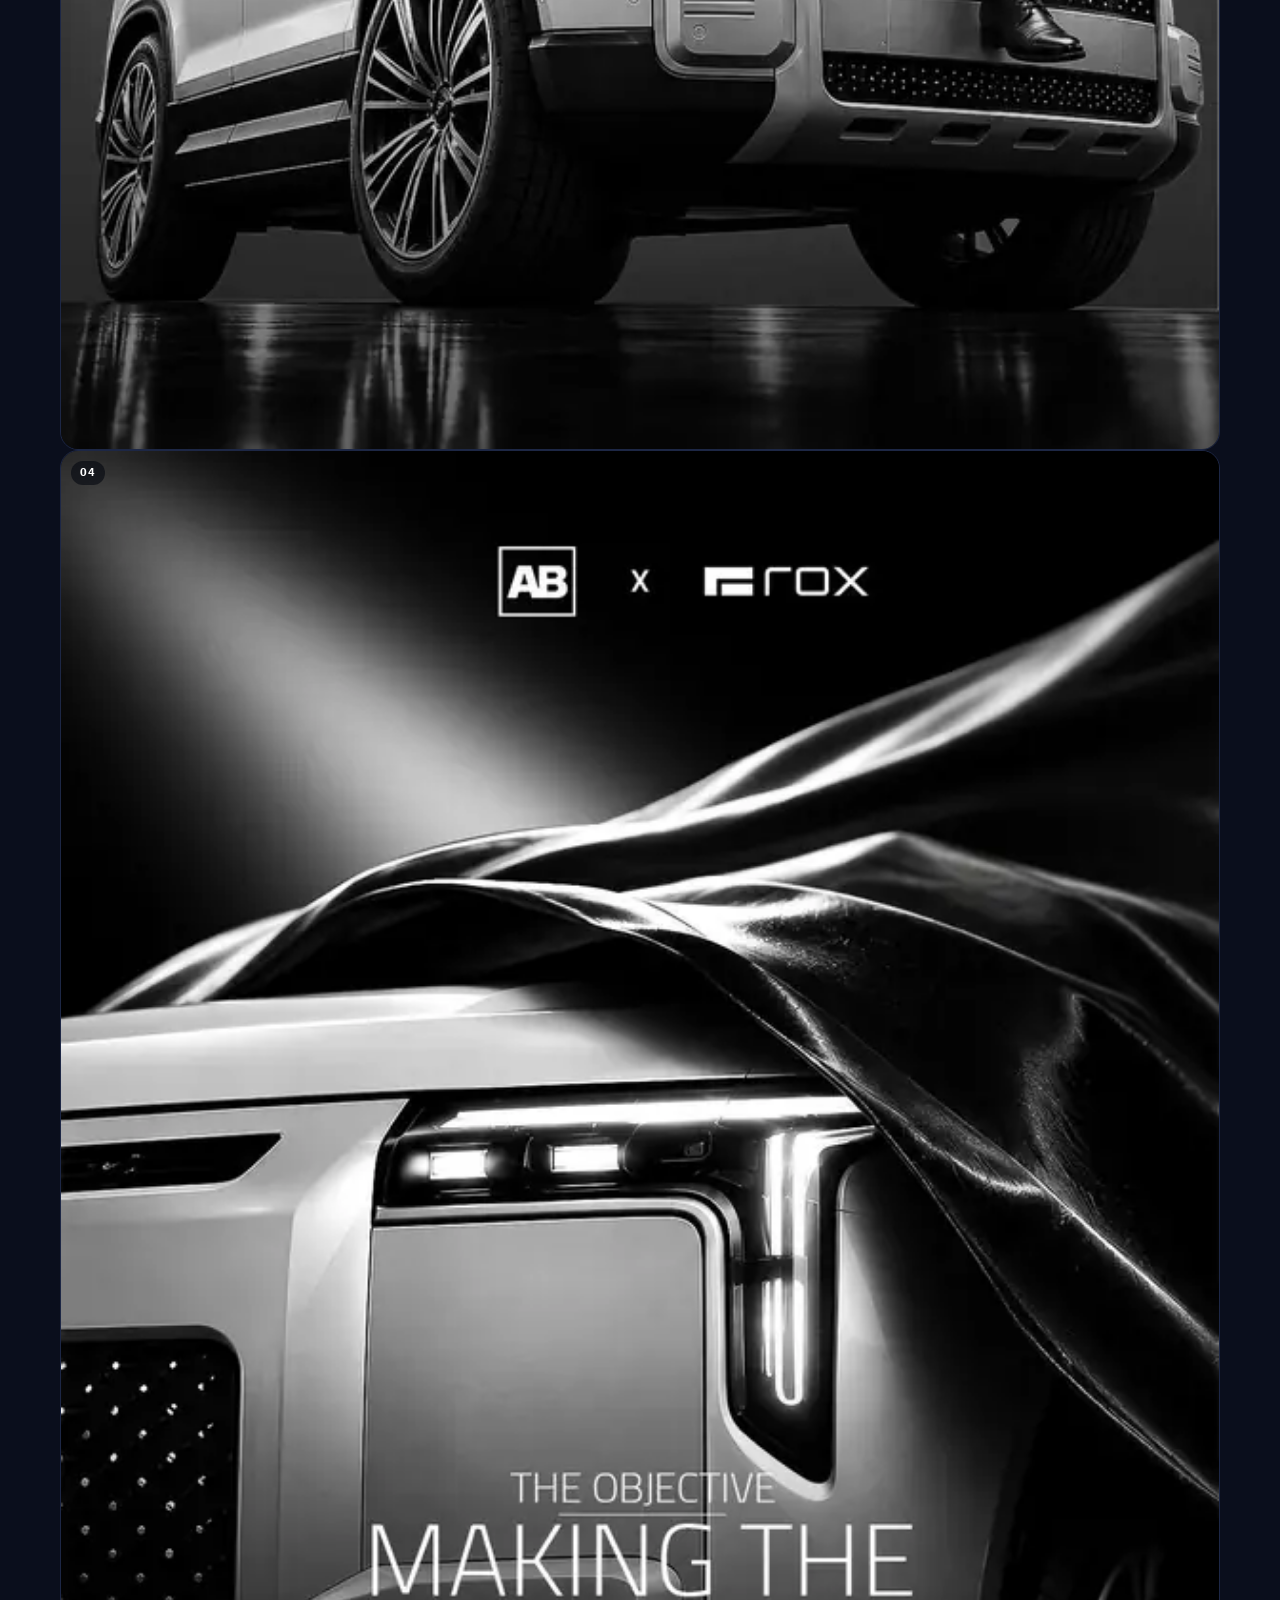
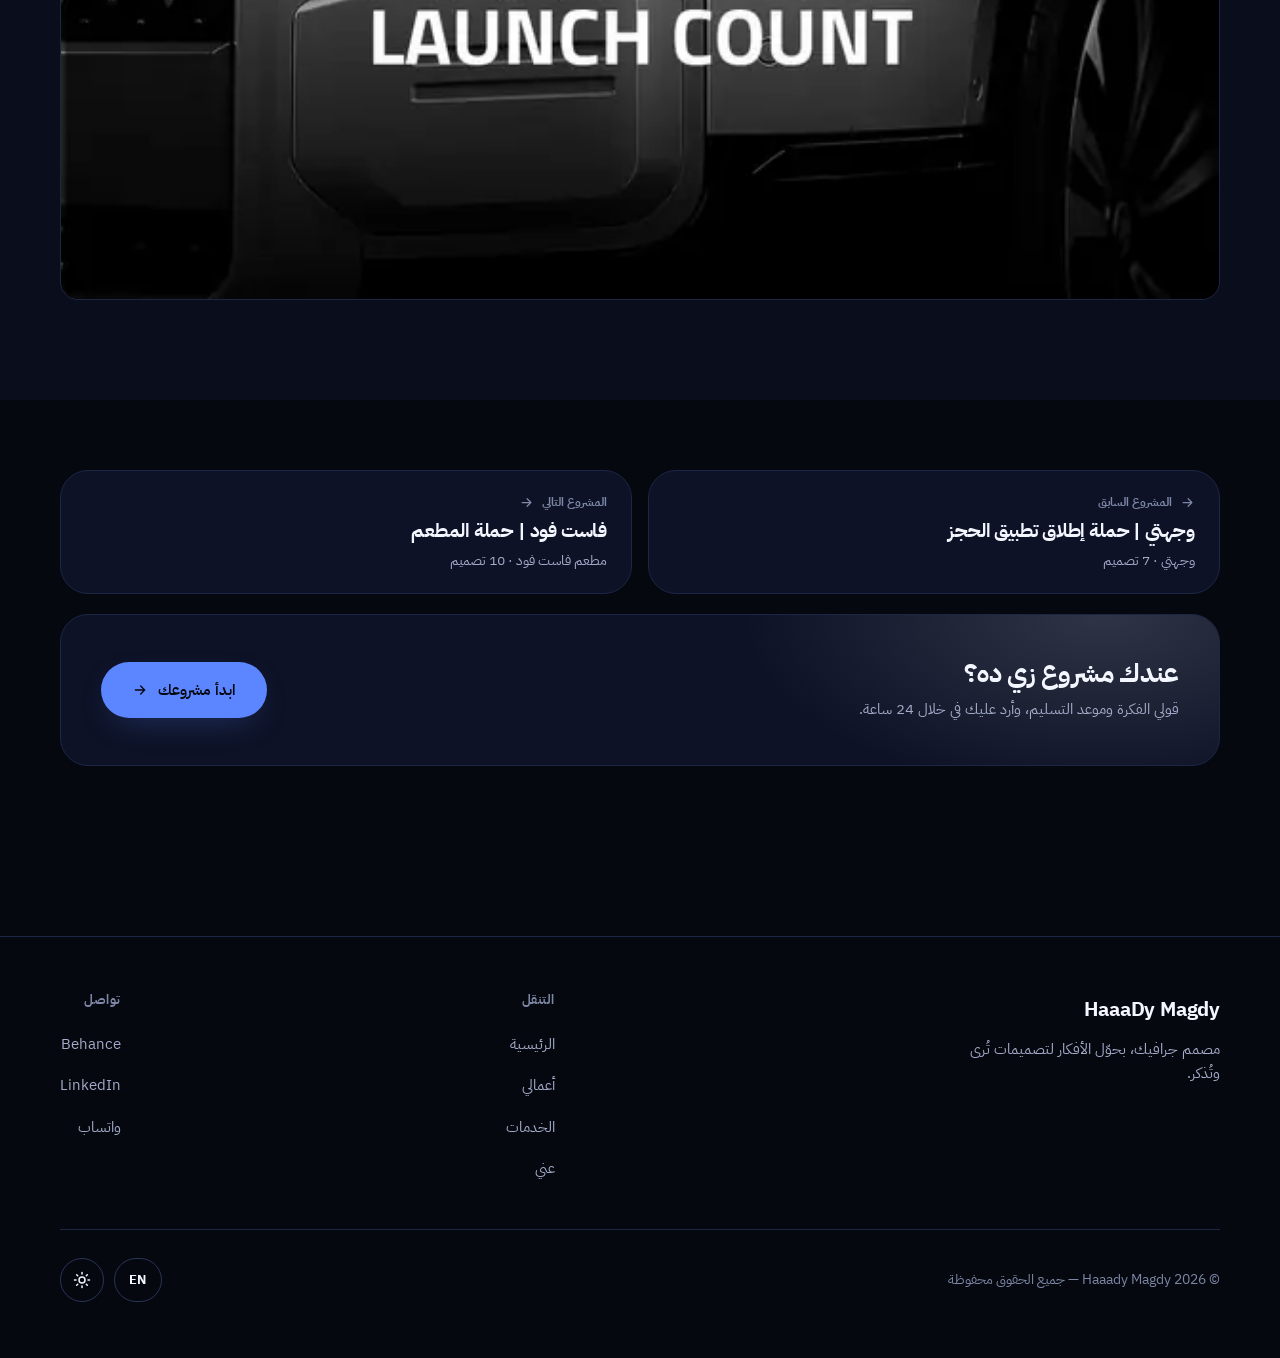
<file: projects/rox-ab.html>
<!DOCTYPE html>
<html lang="ar" dir="rtl" data-theme="dark" class="no-js">
<head>
<meta charset="UTF-8">
<script>
/* Applies saved theme/language before first paint - avoids a flash of the wrong styling. */
(function(){
  try{
    var lang = localStorage.getItem('haaady_lang') || 'ar';
    var theme = localStorage.getItem('haaady_theme') || 'dark';   /* DARK IS THE DEFAULT */
    var html = document.documentElement;
    html.classList.remove('no-js');
    html.setAttribute('lang', lang);
    html.setAttribute('dir', lang === 'ar' ? 'rtl' : 'ltr');
    html.setAttribute('data-theme', theme);
  }catch(e){}
})();
</script>
<meta name="viewport" content="width=device-width, initial-scale=1, viewport-fit=cover">
<title>ROX × AB Studios | حملة إعلانات فاخرة — أعمال هادي مجدي</title>
<meta name="description" content="سلسلة إعلانات فاخرة بالأبيض والأسود لسيارات ROX بالشراكة مع AB Studios. معالجات صور دقيقة، إضاءة استوديو عالية التباين، وسرد بصري يحوّل الرؤية إلى تجربة.">
<meta name="keywords" content="مصمم جرافيك, تصميم هوية بصرية, سوشيال ميديا, حملات إعلانية, Graphic Designer, Haaady Magdy">
<meta name="robots" content="index, follow, max-image-preview:large">
<meta name="google-site-verification" content="L_lwb_WBGld9fwgoARfQ-IIxrJj4-zy0x0mhX-AJchU">
<meta name="author" content="Haaady Magdy">
<link rel="canonical" href="https://haady5.github.io/portfolio/projects/rox-ab.html">
<meta name="theme-color" content="#06080F">
<meta property="og:type" content="website">
<meta property="og:site_name" content="Haaady Magdy">
<meta property="og:url" content="https://haady5.github.io/portfolio/projects/rox-ab.html">
<meta property="og:title" content="ROX × AB Studios | حملة إعلانات فاخرة — أعمال هادي مجدي">
<meta property="og:description" content="سلسلة إعلانات فاخرة بالأبيض والأسود لسيارات ROX بالشراكة مع AB Studios. معالجات صور دقيقة، إضاءة استوديو عالية التباين، وسرد بصري يحوّل الرؤية إلى تجربة.">
<meta property="og:image" content="https://haady5.github.io/portfolio/images/projects/rox-ab/01-rox-launch.webp">
<meta property="og:locale" content="ar_AR">
<meta property="og:locale:alternate" content="en_US">
<meta name="twitter:card" content="summary_large_image">
<meta name="twitter:title" content="ROX × AB Studios | حملة إعلانات فاخرة — أعمال هادي مجدي">
<meta name="twitter:description" content="سلسلة إعلانات فاخرة بالأبيض والأسود لسيارات ROX بالشراكة مع AB Studios. معالجات صور دقيقة، إضاءة استوديو عالية التباين، وسرد بصري يحوّل الرؤية إلى تجربة.">
<meta name="twitter:image" content="https://haady5.github.io/portfolio/images/projects/rox-ab/01-rox-launch.webp">
<link rel="icon" href="data:image/svg+xml,%3Csvg xmlns='http://www.w3.org/2000/svg' viewBox='0 0 100 100'%3E%3Crect width='100' height='100' rx='24' fill='%235C86FF'/%3E%3Ctext x='50' y='68' font-family='Arial,sans-serif' font-weight='700' font-size='54' fill='white' text-anchor='middle'%3EH%3C/text%3E%3C/svg%3E">
<link rel="apple-touch-icon" href="../images/icon-180.png">
<link rel="icon" type="image/png" sizes="192x192" href="../images/icon-192.png">
<link rel="manifest" href="../manifest.json">
<link rel="stylesheet" href="../assets/css/style.css">
<link rel="preload" as="font" type="font/woff2" href="../assets/fonts/IBMPlexSansArabic-400-arabic.woff2" crossorigin>
<link rel="preload" as="font" type="font/woff2" href="../assets/fonts/IBMPlexSansArabic-700-arabic.woff2" crossorigin>
<script type="application/ld+json">
{
  "@context": "https://schema.org",
  "@type": "ImageGallery",
  "name": "ROX × AB Studios | حملة إعلانات فاخرة",
  "alternateName": "ROX × AB Studios | Luxury ad campaign",
  "description": "سلسلة إعلانات فاخرة بالأبيض والأسود لسيارات ROX بالشراكة مع AB Studios. معالجات صور دقيقة، إضاءة استوديو عالية التباين، وسرد بصري يحوّل الرؤية إلى تجربة.",
  "url": "https://haady5.github.io/portfolio/projects/rox-ab.html",
  "dateCreated": "2026",
  "author": {
    "@type": "Person",
    "name": "Haaady Magdy",
    "url": "https://haady5.github.io/portfolio/"
  },
  "about": "وكالات وعلامات سيارات",
  "associatedMedia": [
    {
      "@type": "ImageObject",
      "contentUrl": "https://haady5.github.io/portfolio/images/projects/rox-ab/01-rox-launch.webp",
      "width": 1024,
      "height": 1280,
      "caption": "حملة إعلانية فاخرة لسيارات ROX"
    },
    {
      "@type": "ImageObject",
      "contentUrl": "https://haady5.github.io/portfolio/images/projects/rox-ab/02-cost-reduction-vr.webp",
      "width": 1120,
      "height": 1400,
      "caption": "تصميم خفض التكلفة بتقنية الواقع الافتراضي"
    },
    {
      "@type": "ImageObject",
      "contentUrl": "https://haady5.github.io/portfolio/images/projects/rox-ab/03-vision-into-experience.webp",
      "width": 1080,
      "height": 1350,
      "caption": "تصميم تحويل الرؤية إلى تجربة"
    },
    {
      "@type": "ImageObject",
      "contentUrl": "https://haady5.github.io/portfolio/images/projects/rox-ab/04-making-the-launch-count.webp",
      "width": 1080,
      "height": 1350,
      "caption": "تصميم إطلاق الحملة بنجاح"
    }
  ]
}
</script>

</head>
<body data-project="rox-ab" data-title-ar="ROX × AB Studios | حملة إعلانات فاخرة — أعمال هادي مجدي" data-title-en="ROX × AB Studios | Luxury ad campaign — Haaady Magdy Portfolio" data-desc-ar="سلسلة إعلانات فاخرة بالأبيض والأسود لسيارات ROX بالشراكة مع AB Studios. معالجات صور دقيقة، إضاءة استوديو عالية التباين، وسرد بصري يحوّل الرؤية إلى تجربة." data-desc-en="A luxury black-and-white ad series for ROX cars with AB Studios. Precision retouching, high-contrast studio lighting and a visual narrative that turns vision into experience.">


<a href="#main" class="skip-link" data-i18n="skip">تخطى إلى المحتوى</a>

<header class="navbar" id="navbar">
  <div class="container nav-inner">
    <a href="../index.html#hero" class="logo" aria-label="Haaady Magdy">
      <span>Haaa<span>Dy</span></span>
      Magdy
    </a>
    <nav class="nav-links" aria-label="Main navigation">
      <a href="../index.html#hero" data-i18n="nav_home">الرئيسية</a>
      <a href="../index.html#work" data-i18n="nav_work">أعمالي</a>
      <a href="../index.html#services" data-i18n="nav_services">الخدمات</a>
      <a href="../index.html#about" data-i18n="nav_about">عني</a>
      <a href="../index.html#contact" data-i18n="nav_contact">تواصل</a>
    </nav>
    <div class="nav-actions">
      <button class="icon-btn lang-btn" id="langToggle" aria-label="EN - Switch to English">EN</button>
      <button class="icon-btn" id="themeToggle" aria-label="Toggle dark mode">
        <svg xmlns="http://www.w3.org/2000/svg" viewBox="0 0 24 24" fill="none" stroke="currentColor" stroke-width="2" stroke-linecap="round"><circle cx="12" cy="12" r="4"/><path d="M12 2v2M12 20v2M4.9 4.9l1.4 1.4M17.7 17.7l1.4 1.4M2 12h2M20 12h2M4.9 19.1l1.4-1.4M17.7 6.3l1.4-1.4"/></svg>
      </button>
      <a href="../index.html#contact" class="btn btn-primary btn-sm" data-i18n="nav_cta" style="display:none" id="navCta">ابدأ مشروعك</a>
      <button class="icon-btn burger" id="burgerBtn" aria-label="Open menu" aria-expanded="false">
        <svg xmlns="http://www.w3.org/2000/svg" viewBox="0 0 24 24" fill="none" stroke="currentColor" stroke-width="2" stroke-linecap="round"><path d="M4 7h16M4 12h16M4 17h16"/></svg>
      </button>
    </div>
  </div>
</header>

<div class="mobile-menu" id="mobileMenu">
  <div class="mobile-menu-top">
    <a href="../index.html#hero" class="logo" aria-label="Haaady Magdy">HaaaDy Magdy</a>
    <button class="icon-btn" id="mobileCloseBtn" aria-label="Close menu">
      <svg xmlns="http://www.w3.org/2000/svg" viewBox="0 0 24 24" fill="none" stroke="currentColor" stroke-width="2" stroke-linecap="round"><path d="M6 6l12 12M18 6L6 18"/></svg>
    </button>
  </div>
  <nav class="mobile-links" aria-label="Mobile navigation">
    <a href="../index.html#hero" class="mobile-link" data-i18n="nav_home">الرئيسية</a>
    <a href="../index.html#work" class="mobile-link" data-i18n="nav_work">أعمالي</a>
    <a href="../index.html#services" class="mobile-link" data-i18n="nav_services">الخدمات</a>
    <a href="../index.html#about" class="mobile-link" data-i18n="nav_about">عني</a>
    <a href="../index.html#contact" class="mobile-link" data-i18n="nav_contact">تواصل</a>
  </nav>
  <div class="mobile-menu-foot">
    <a href="../index.html#contact" class="btn btn-primary" data-i18n="nav_cta">ابدأ مشروعك</a>
    <div class="mobile-social">
      <a href="https://www.behance.net/haaady" target="_blank" rel="noopener" class="icon-btn" aria-label="Behance">Be</a>
      <a href="https://www.linkedin.com/in/haaady-magdy1/" target="_blank" rel="noopener" class="icon-btn" aria-label="LinkedIn">in</a>
      <a href="https://wa.me/201140634814" target="_blank" rel="noopener" class="icon-btn" aria-label="WhatsApp">WA</a>
    </div>
  </div>
</div>


<main id="main">

  <section class="pp-hero" style="--p-accent:#C9CDD6">
    <div class="container">
      <a class="pp-back" href="../index.html#work">
        <svg xmlns="http://www.w3.org/2000/svg" viewBox="0 0 24 24" fill="none" stroke="currentColor" stroke-width="2" stroke-linecap="round" stroke-linejoin="round"><path d="M19 12H5M11 18l-6-6 6-6"/></svg>
        <span data-i18n="pp_back">رجوع للأعمال</span>
      </a>
      <div class="pp-hero-inner">
        <div class="pp-hero-copy">
          <span class="pp-kicker" data-p="kicker">وكالات وعلامات سيارات</span>
          <h1 data-p="title">ROX × AB Studios | حملة إعلانات فاخرة</h1>
          <p data-p="desc">سلسلة إعلانات فاخرة بالأبيض والأسود لسيارات ROX بالشراكة مع AB Studios. معالجات صور دقيقة، إضاءة استوديو عالية التباين، وسرد بصري يحوّل الرؤية إلى تجربة.</p>
          <div class="pp-services" data-p="services"><span class="pp-service">حملات إعلانية</span><span class="pp-service">تصوير إبداعي</span><span class="pp-service">Retouching</span></div>
          <div class="pp-facts">
            <div class="pp-fact"><b data-p="client">ROX × AB Studios</b><span data-i18n="pp_client">العميل</span></div>
            <div class="pp-fact"><b data-p="count">4</b><span data-i18n="pp_count">عدد التصاميم</span></div>
            <div class="pp-fact"><b>2026</b><span data-i18n="pp_year">السنة</span></div>
          </div>
          <div class="pp-cta">
            <a href="../index.html#contact" class="btn btn-primary">
              <span data-i18n="pp_cta_btn">ابدأ مشروعك</span>
              <svg xmlns="http://www.w3.org/2000/svg" viewBox="0 0 24 24" fill="none" stroke="currentColor" stroke-width="2" stroke-linecap="round"><path d="M5 12h14M13 6l6 6-6 6"/></svg>
            </a>
            <a href="../index.html#work" class="btn btn-ghost" data-i18n="nav_work">أعمالي</a>
          </div>
        </div>
        <div class="pp-hero-media">
          <img src="../images/projects/rox-ab/01-rox-launch-l.webp" srcset="../images/projects/rox-ab/01-rox-launch-m.webp 608w, ../images/projects/rox-ab/01-rox-launch-l.webp 840w, ../images/projects/rox-ab/01-rox-launch.webp 1024w" sizes="(max-width:979px) 92vw, 44vw"
               alt="حملة إعلانية فاخرة لسيارات ROX" width="1024" height="1280" fetchpriority="high">
        </div>
      </div>
    </div>
  </section>

  <section class="pp-gallery-section">
    <div class="container">
      <div class="pp-gallery-head">
        <div>
          <h2 data-i18n="pp_gallery">كل التصاميم</h2>
          <p data-i18n="pp_gallery_desc">اضغط على أي تصميم لعرضه بالحجم الكامل</p>
        </div>
        <span class="proj-count">4 <span data-i18n="proj_designs">تصميم</span></span>
      </div>
<button type="button" class="pp-tile reveal" data-src="../images/projects/rox-ab/01-rox-launch.webp" data-alt="حملة إعلانية فاخرة لسيارات ROX" data-img="0"><span class="pp-tile-num">01</span><img src="../images/projects/rox-ab/01-rox-launch-m.webp" srcset="../images/projects/rox-ab/01-rox-launch-m.webp 608w, ../images/projects/rox-ab/01-rox-launch.webp 1024w" sizes="(max-width:359px) 100vw, (max-width:699px) 50vw, (max-width:1099px) 34vw, 25vw" alt="حملة إعلانية فاخرة لسيارات ROX" loading="lazy" decoding="async" width="608" height="760"><span class="pp-tile-cap">حملة إعلانية فاخرة لسيارات ROX</span></button>
<button type="button" class="pp-tile reveal" data-src="../images/projects/rox-ab/02-cost-reduction-vr.webp" data-alt="تصميم خفض التكلفة بتقنية الواقع الافتراضي" data-img="1"><span class="pp-tile-num">02</span><img src="../images/projects/rox-ab/02-cost-reduction-vr-m.webp" srcset="../images/projects/rox-ab/02-cost-reduction-vr-m.webp 608w, ../images/projects/rox-ab/02-cost-reduction-vr.webp 1120w" sizes="(max-width:359px) 100vw, (max-width:699px) 50vw, (max-width:1099px) 34vw, 25vw" alt="تصميم خفض التكلفة بتقنية الواقع الافتراضي" loading="lazy" decoding="async" width="608" height="760"><span class="pp-tile-cap">تصميم خفض التكلفة بتقنية الواقع الافتراضي</span></button>
<button type="button" class="pp-tile reveal" data-src="../images/projects/rox-ab/03-vision-into-experience.webp" data-alt="تصميم تحويل الرؤية إلى تجربة" data-img="2"><span class="pp-tile-num">03</span><img src="../images/projects/rox-ab/03-vision-into-experience-m.webp" srcset="../images/projects/rox-ab/03-vision-into-experience-m.webp 608w, ../images/projects/rox-ab/03-vision-into-experience.webp 1080w" sizes="(max-width:359px) 100vw, (max-width:699px) 50vw, (max-width:1099px) 34vw, 25vw" alt="تصميم تحويل الرؤية إلى تجربة" loading="lazy" decoding="async" width="608" height="760"><span class="pp-tile-cap">تصميم تحويل الرؤية إلى تجربة</span></button>
<button type="button" class="pp-tile reveal" data-src="../images/projects/rox-ab/04-making-the-launch-count.webp" data-alt="تصميم إطلاق الحملة بنجاح" data-img="3"><span class="pp-tile-num">04</span><img src="../images/projects/rox-ab/04-making-the-launch-count-m.webp" srcset="../images/projects/rox-ab/04-making-the-launch-count-m.webp 608w, ../images/projects/rox-ab/04-making-the-launch-count.webp 1080w" sizes="(max-width:359px) 100vw, (max-width:699px) 50vw, (max-width:1099px) 34vw, 25vw" alt="تصميم إطلاق الحملة بنجاح" loading="lazy" decoding="async" width="608" height="760"><span class="pp-tile-cap">تصميم إطلاق الحملة بنجاح</span></button>
    </div>
  </section>

  <section class="pp-nav">
    <div class="container">
      <div class="pp-nav-grid">
        <a class="pp-nav-card pp-nav-prev" href="wejhati.html">
          <span class="pp-nav-label">
            <svg xmlns="http://www.w3.org/2000/svg" viewBox="0 0 24 24" fill="none" stroke="currentColor" stroke-width="2" stroke-linecap="round" stroke-linejoin="round"><path d="M19 12H5M11 18l-6-6 6-6"/></svg>
            <span data-i18n="pp_prev">المشروع السابق</span>
          </span>
          <h3 class="pp-nav-card-title">وجهتي | حملة إطلاق تطبيق الحجز</h3>
          <p class="pp-nav-card-meta">وجهتي · 7 تصميم</p>
        </a>
        <a class="pp-nav-card pp-nav-next" href="fast-food.html">
          <span class="pp-nav-label">
            <span data-i18n="pp_next">المشروع التالي</span>
            <svg xmlns="http://www.w3.org/2000/svg" viewBox="0 0 24 24" fill="none" stroke="currentColor" stroke-width="2" stroke-linecap="round" stroke-linejoin="round"><path d="M5 12h14M13 6l6 6-6 6"/></svg>
          </span>
          <h3 class="pp-nav-card-title">فاست فود | حملة المطعم</h3>
          <p class="pp-nav-card-meta">مطعم فاست فود · 10 تصميم</p>
        </a>
      </div>

      <div class="pp-cta-band" style="--p-accent:#C9CDD6">
        <div>
          <h3 data-i18n="pp_cta_title">عندك مشروع زي ده؟</h3>
          <p data-i18n="pp_cta_desc">قولي الفكرة وموعد التسليم، وأرد عليك في خلال 24 ساعة.</p>
        </div>
        <a href="../index.html#contact" class="btn btn-primary">
          <span data-i18n="pp_cta_btn">ابدأ مشروعك</span>
          <svg xmlns="http://www.w3.org/2000/svg" viewBox="0 0 24 24" fill="none" stroke="currentColor" stroke-width="2" stroke-linecap="round"><path d="M5 12h14M13 6l6 6-6 6"/></svg>
        </a>
      </div>
    </div>
  </section>

</main>


<div class="lbx" id="lbx" role="dialog" aria-modal="true" aria-label="Design preview">
  <button class="lbx-btn lbx-close" aria-label="Close">
    <svg xmlns="http://www.w3.org/2000/svg" viewBox="0 0 24 24" fill="none" stroke="currentColor" stroke-width="2" stroke-linecap="round"><path d="M6 6l12 12M18 6L6 18"/></svg>
  </button>
  <button class="lbx-btn lbx-prev" aria-label="Previous design">
    <svg xmlns="http://www.w3.org/2000/svg" viewBox="0 0 24 24" fill="none" stroke="currentColor" stroke-width="2" stroke-linecap="round" stroke-linejoin="round"><path d="M15 18l-6-6 6-6"/></svg>
  </button>
  <button class="lbx-btn lbx-next" aria-label="Next design">
    <svg xmlns="http://www.w3.org/2000/svg" viewBox="0 0 24 24" fill="none" stroke="currentColor" stroke-width="2" stroke-linecap="round" stroke-linejoin="round"><path d="M9 18l6-6-6-6"/></svg>
  </button>
  <div class="lbx-inner">
    <div class="lbx-stage">
      <img alt="">
    </div>
    <div class="lbx-meta">
      <div class="lbx-meta-txt">
        <div class="lbx-cat" data-i18n="nav_projects">المشاريع</div>
        <div class="lbx-title"></div>
      </div>
      <span class="lbx-count"></span>
    </div>
  </div>
</div>



<footer>
  <div class="container">
    <div class="footer-top">
      <div class="footer-brand">
        <div class="logo">HaaaDy Magdy</div>
        <p data-i18n="footer_desc">مصمم جرافيك، بحوّل الأفكار لتصميمات تُرى وتُذكر.</p>
      </div>
      <div class="footer-col">
        <h4 data-i18n="footer_nav">التنقل</h4>
        <ul>
          <li><a href="../index.html#hero" data-i18n="nav_home">الرئيسية</a></li>
          <li><a href="../index.html#work" data-i18n="nav_work">أعمالي</a></li>
          <li><a href="../index.html#services" data-i18n="nav_services">الخدمات</a></li>
          <li><a href="../index.html#about" data-i18n="nav_about">عني</a></li>
        </ul>
      </div>
      <div class="footer-col">
        <h4 data-i18n="footer_connect">تواصل</h4>
        <ul>
          <li><a href="https://www.behance.net/haaady" target="_blank" rel="noopener">Behance</a></li>
          <li><a href="https://www.linkedin.com/in/haaady-magdy1/" target="_blank" rel="noopener">LinkedIn</a></li>
          <li><a href="https://wa.me/201140634814" target="_blank" rel="noopener" data-i18n="contact_wa">واتساب</a></li>
        </ul>
      </div>
    </div>
    <div class="footer-bottom">
      <span>© <span id="year"></span> Haaady Magdy — <span data-i18n="footer_rights">جميع الحقوق محفوظة</span></span>
      <div class="footer-toggles">
        <button class="icon-btn lang-btn" id="langToggle2" aria-label="EN - Switch to English">EN</button>
        <button class="icon-btn" id="themeToggle2" aria-label="Toggle dark mode">
          <svg xmlns="http://www.w3.org/2000/svg" viewBox="0 0 24 24" fill="none" stroke="currentColor" stroke-width="2" stroke-linecap="round"><circle cx="12" cy="12" r="4"/><path d="M12 2v2M12 20v2M4.9 4.9l1.4 1.4M17.7 17.7l1.4 1.4M2 12h2M20 12h2M4.9 19.1l1.4-1.4M17.7 6.3l1.4-1.4"/></svg>
        </button>
      </div>
    </div>
  </div>
</footer>

<a href="https://wa.me/201140634814?text=%D9%85%D8%B1%D8%AD%D8%A8%D8%A7%D9%8B%20Haaady%D8%8C%20%D8%A3%D8%B1%D9%8A%D8%AF%20%D8%A7%D9%84%D8%A7%D8%B3%D8%AA%D9%81%D8%B3%D8%A7%D8%B1%20%D8%B9%D9%86%20%D9%85%D8%B4%D8%B1%D9%88%D8%B9%20%D8%AA%D8%B5%D9%85%D9%8A%D9%85." target="_blank" rel="noopener" class="wa-float" aria-label="WhatsApp">
  <svg xmlns="http://www.w3.org/2000/svg" viewBox="0 0 24 24" fill="currentColor"><path d="M12.04 2C6.58 2 2.13 6.45 2.13 11.91c0 1.87.5 3.62 1.44 5.13L2 22l5.13-1.55a9.9 9.9 0 004.91 1.31h.01c5.46 0 9.9-4.45 9.9-9.91C21.95 6.45 17.5 2 12.04 2zm5.9 14.02c-.25.7-1.25 1.29-2.03 1.46-.55.12-1.26.21-3.63-.78-2.99-1.24-4.93-4.27-5.08-4.47-.14-.2-1.22-1.62-1.22-3.1s.77-2.19 1.05-2.49c.25-.27.55-.34.73-.34h.53c.17 0 .4-.03.62.47.25.6.86 2.08.93 2.23.07.15.12.32.02.52-.1.2-.15.32-.3.5-.15.17-.31.39-.45.52-.15.15-.3.31-.13.6.17.3.76 1.25 1.63 2.02 1.12 1 2.06 1.31 2.36 1.46.3.15.47.12.65-.07.17-.2.75-.87.95-1.17.2-.3.4-.25.67-.15.27.1 1.75.82 2.05.97.3.15.5.22.57.35.07.12.07.7-.18 1.4z"/></svg>
</a>

<script src="../assets/js/i18n.js"></script>
<script src="../assets/js/data.js"></script>
<script src="../assets/js/main.js"></script>

<script src="../assets/js/project.js"></script>
</body>
</html>
</file>
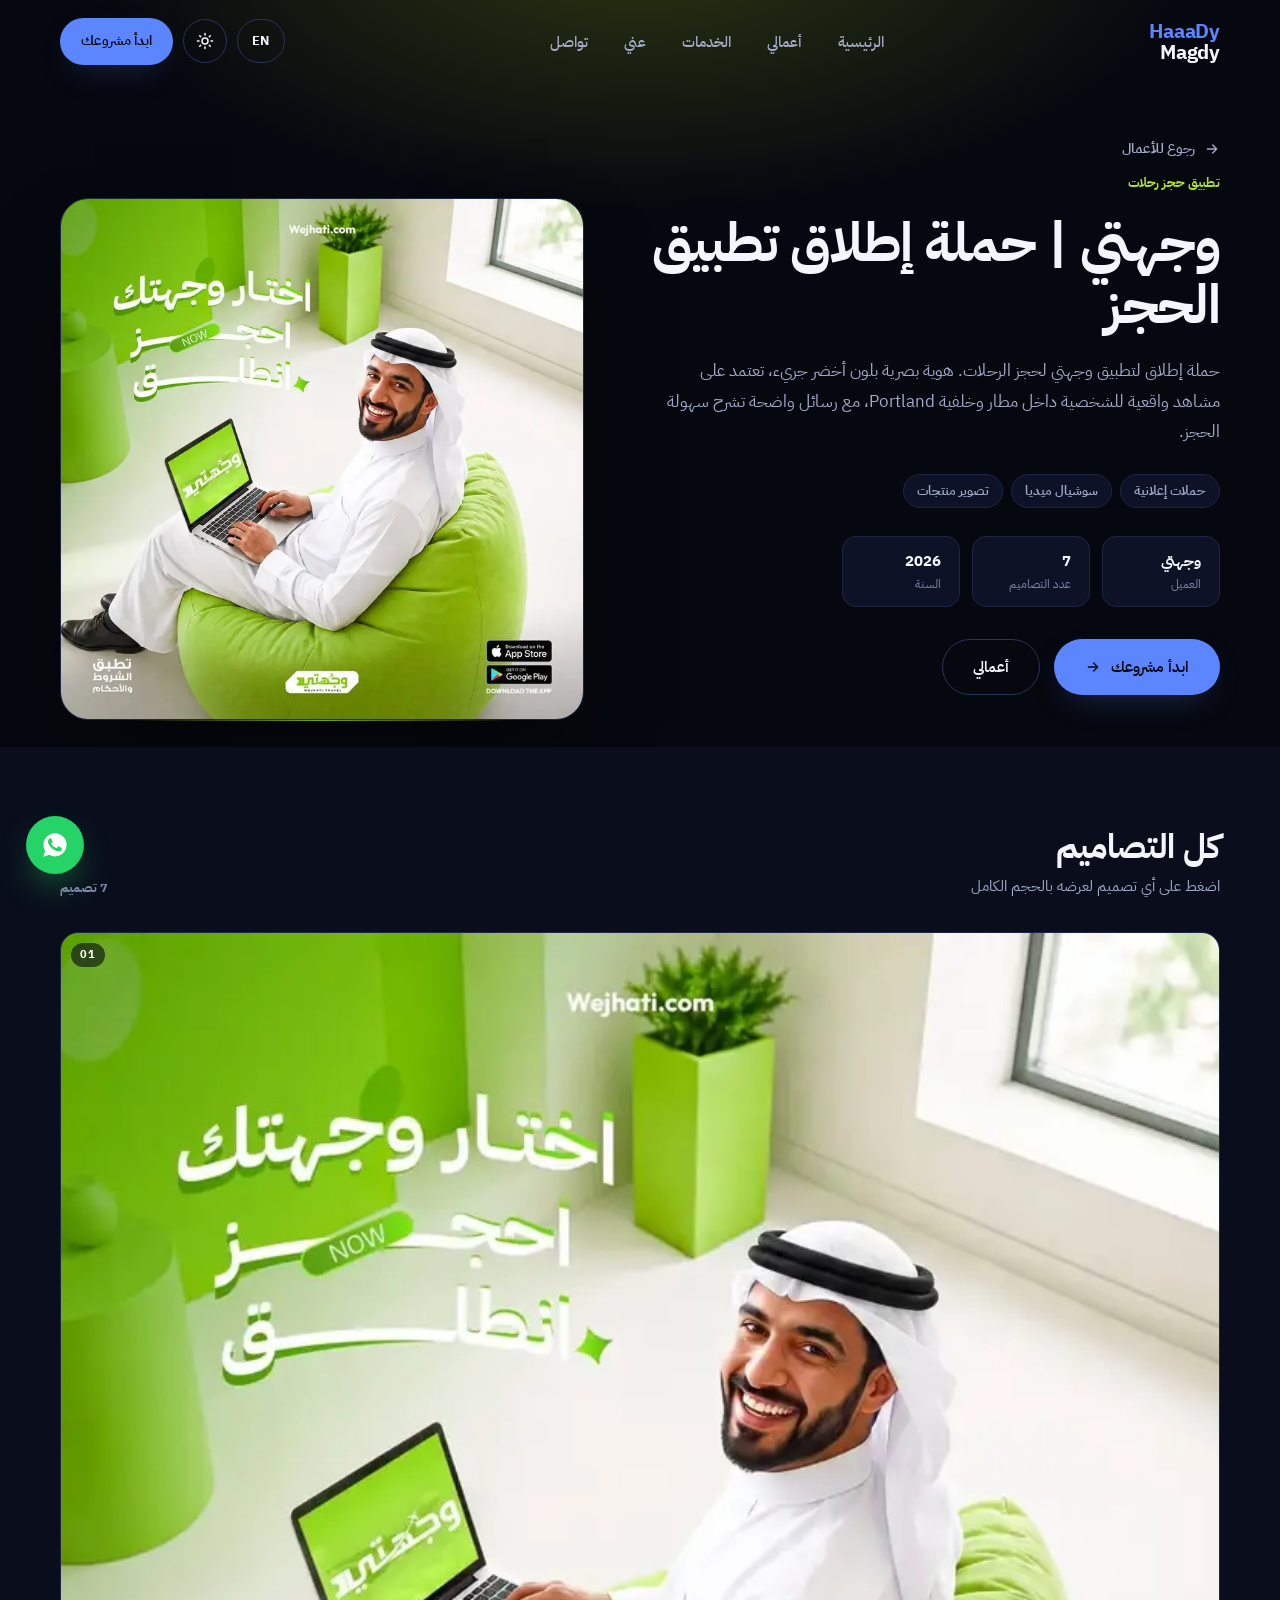
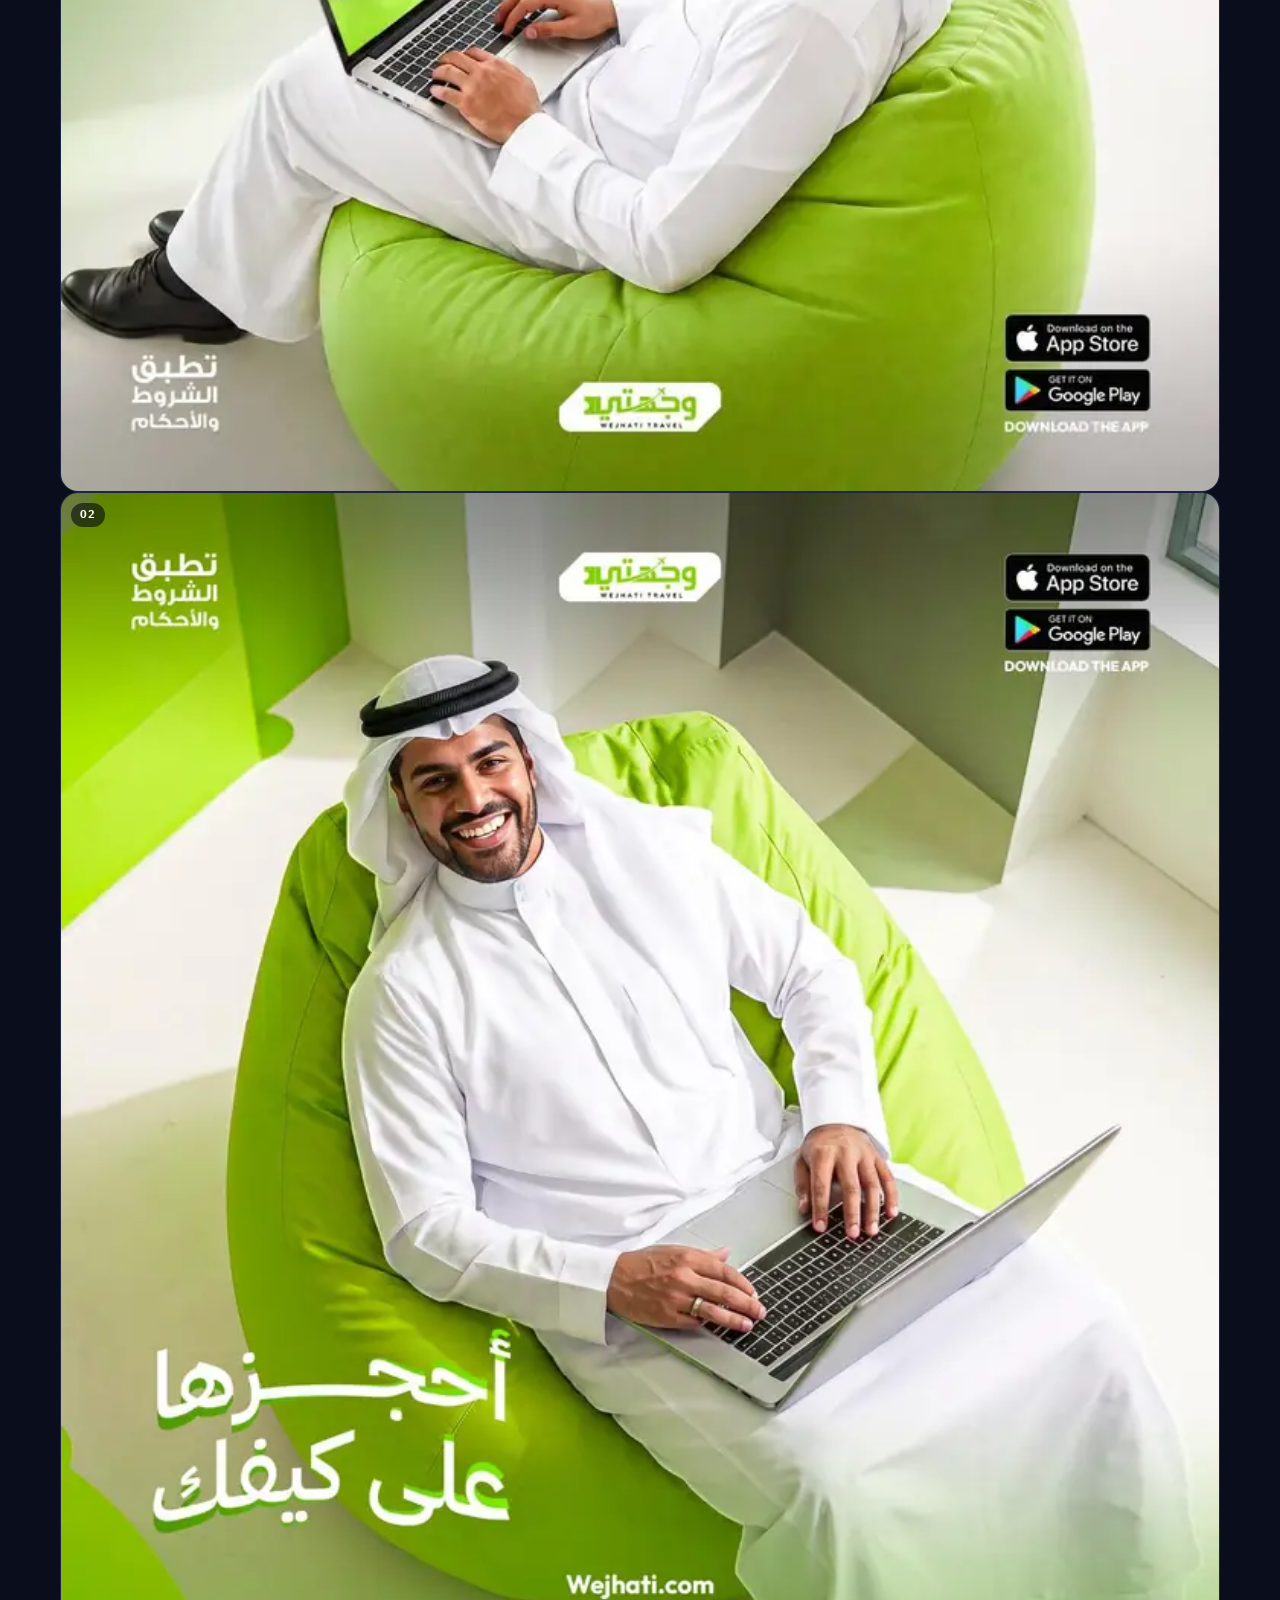
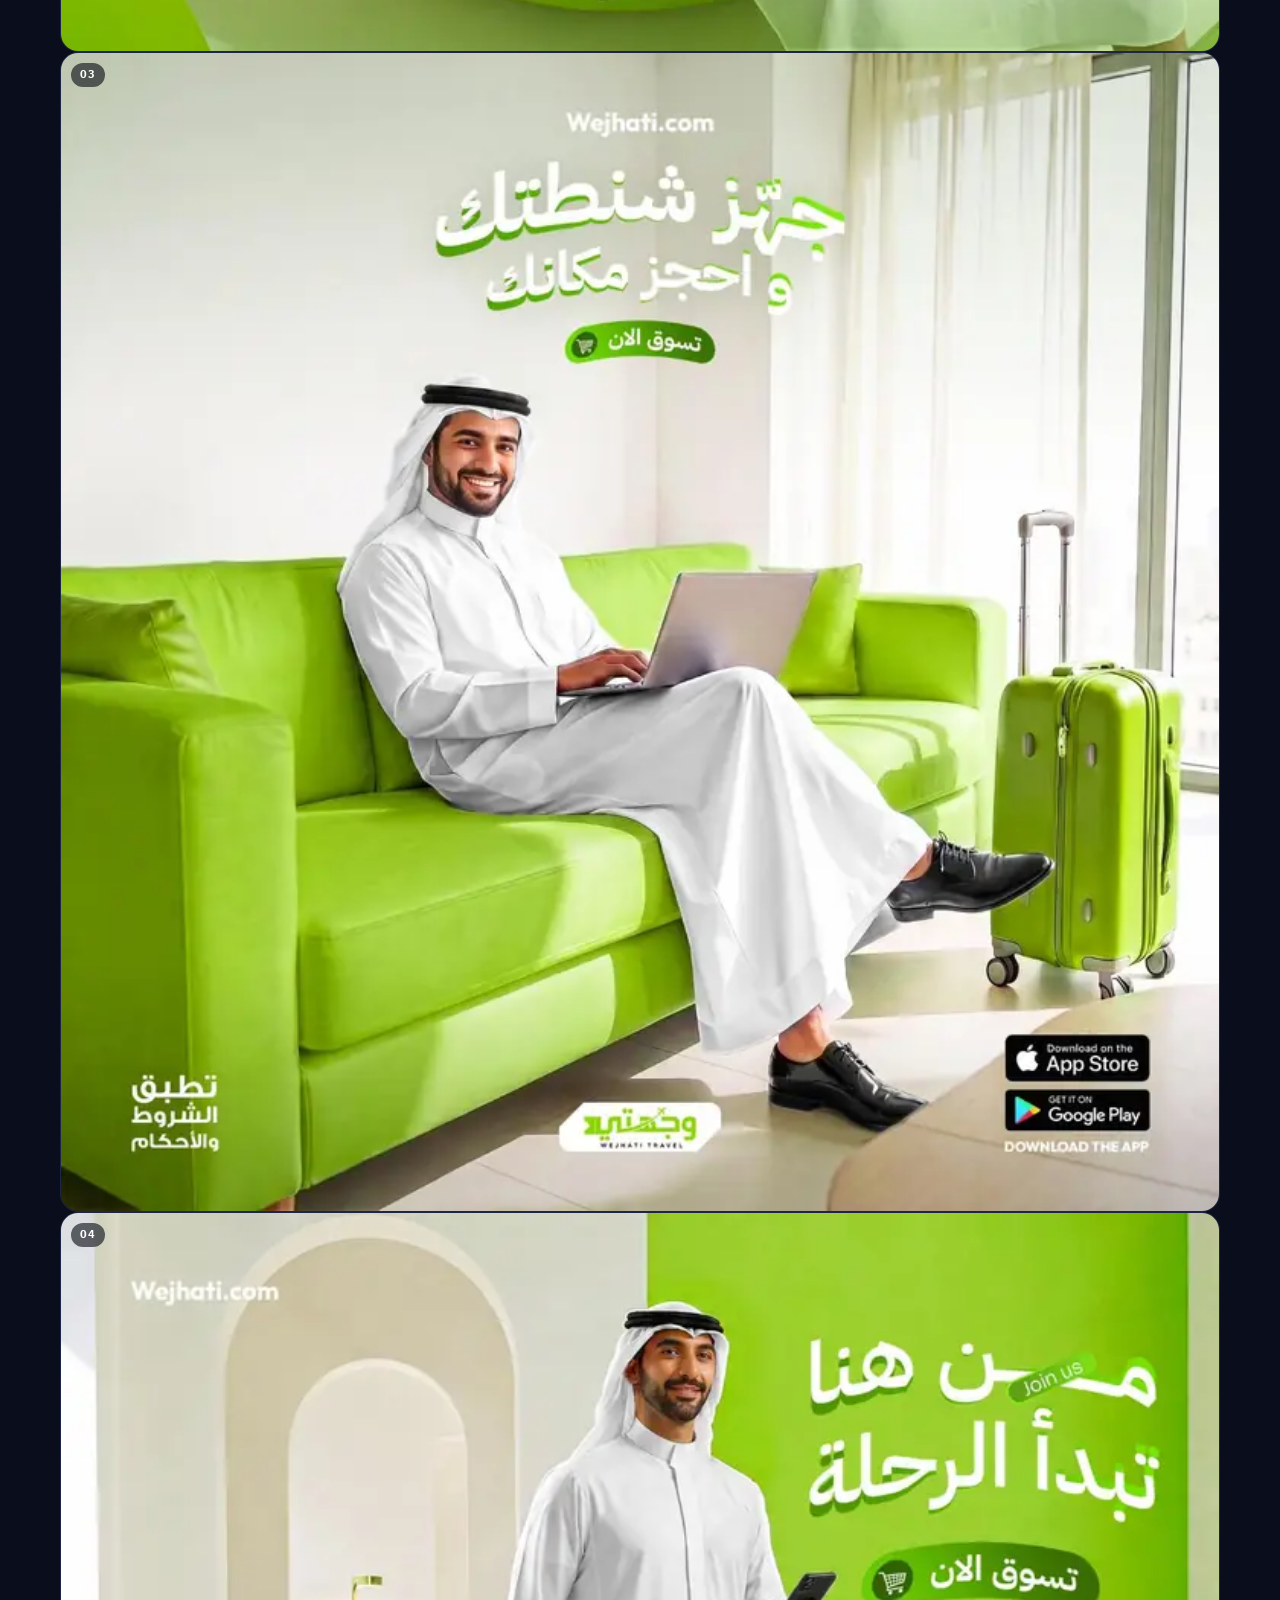
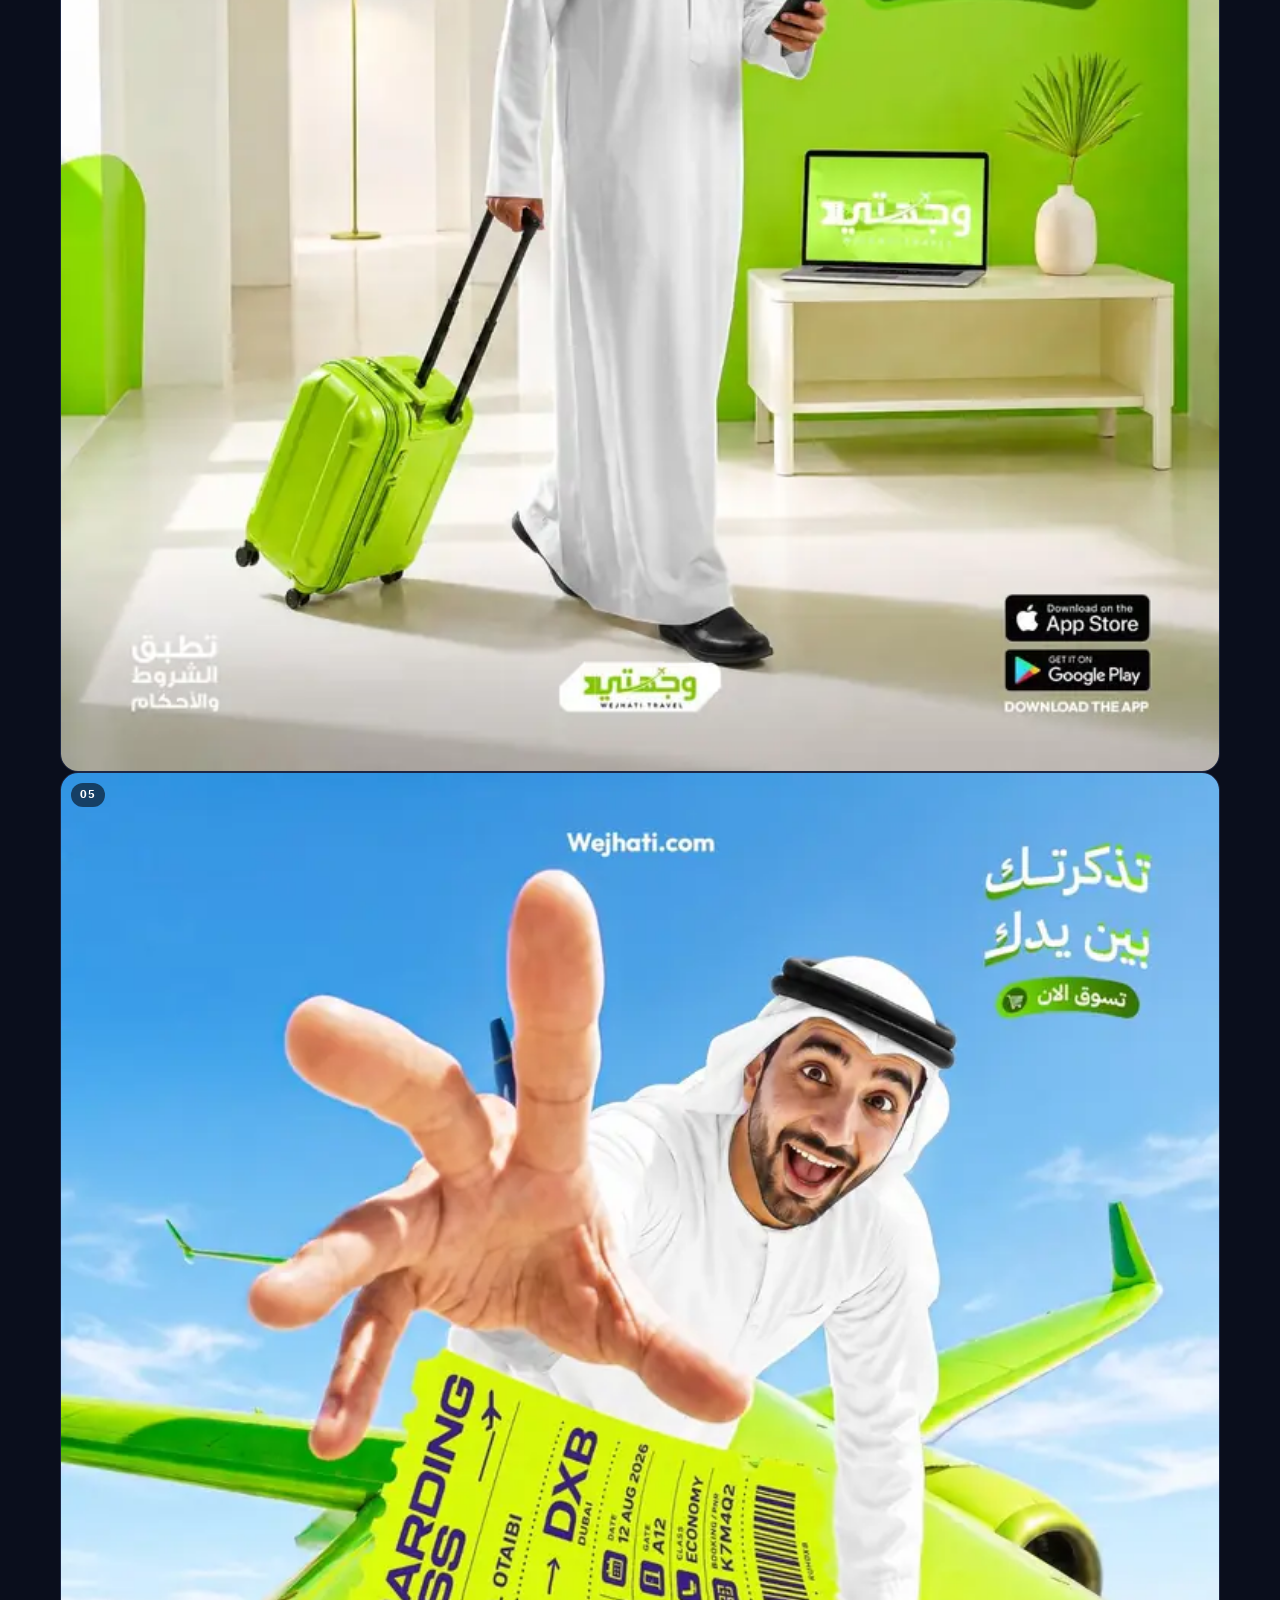
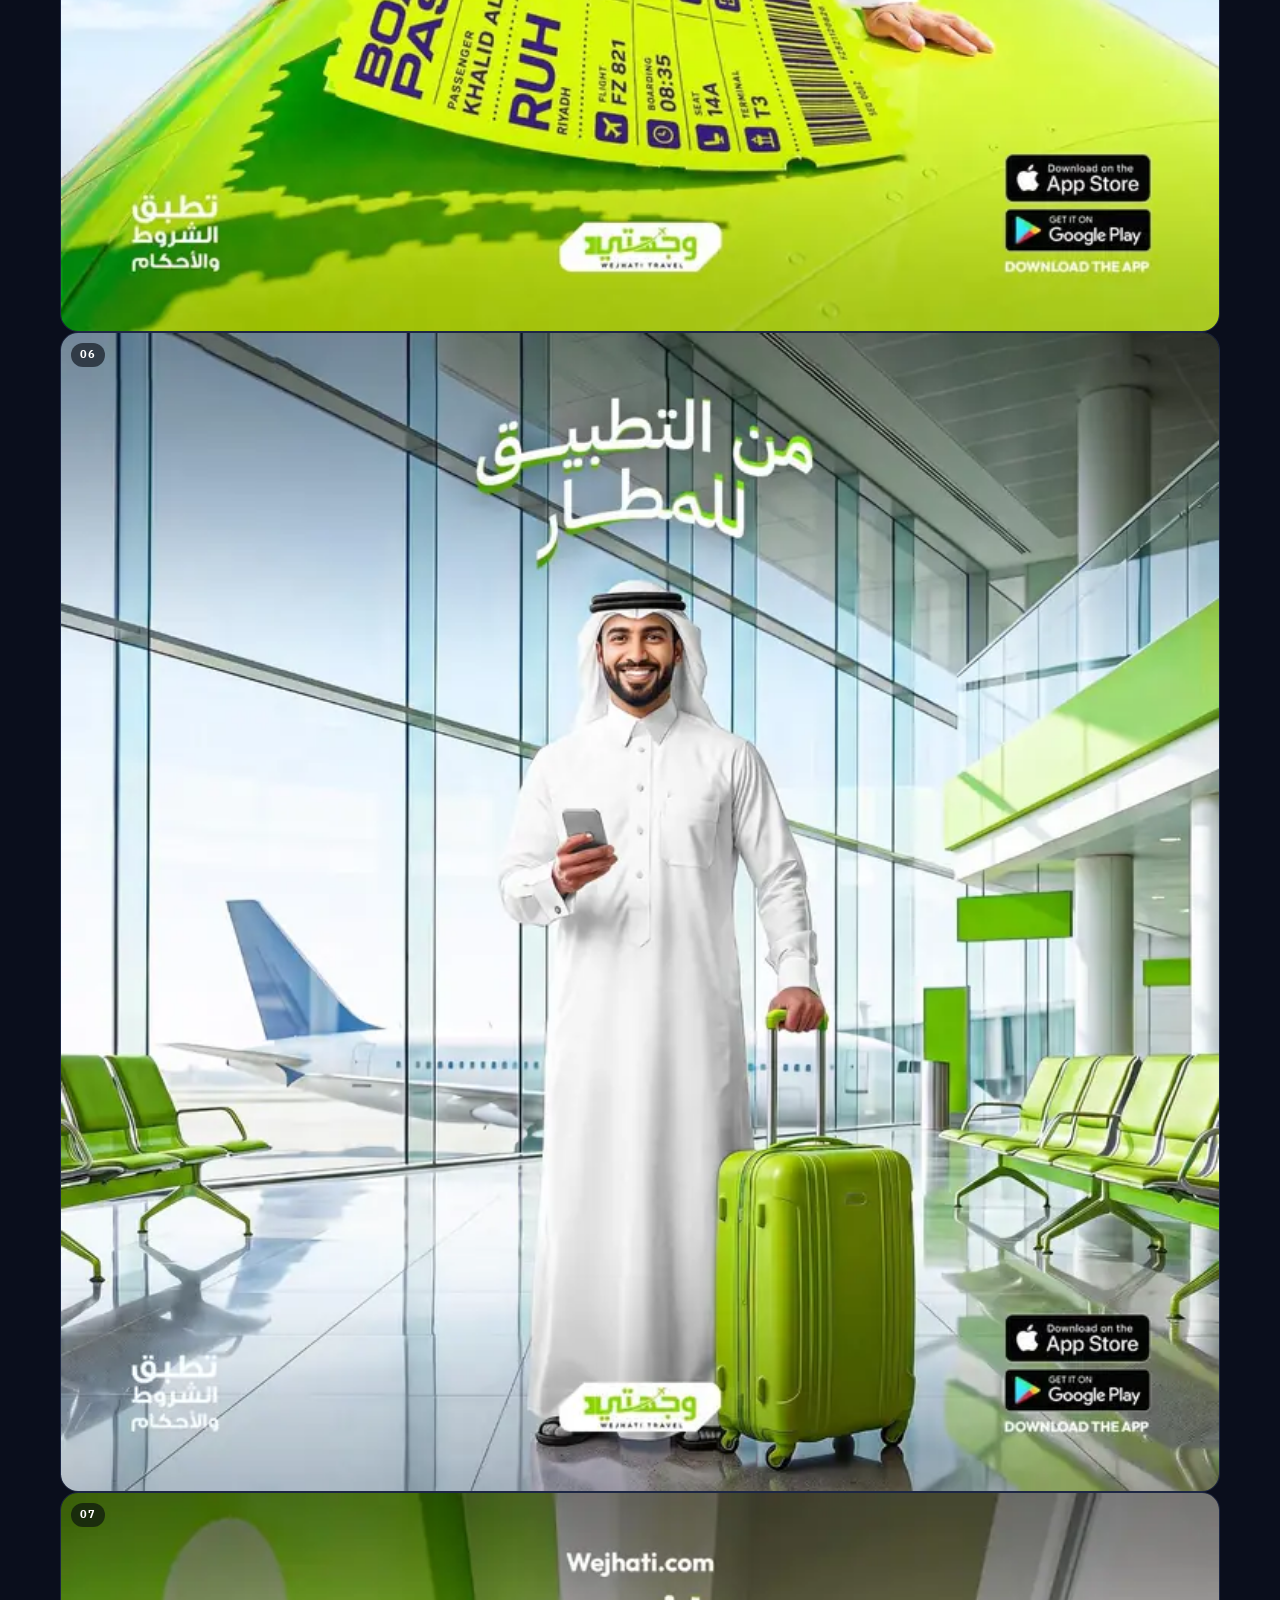
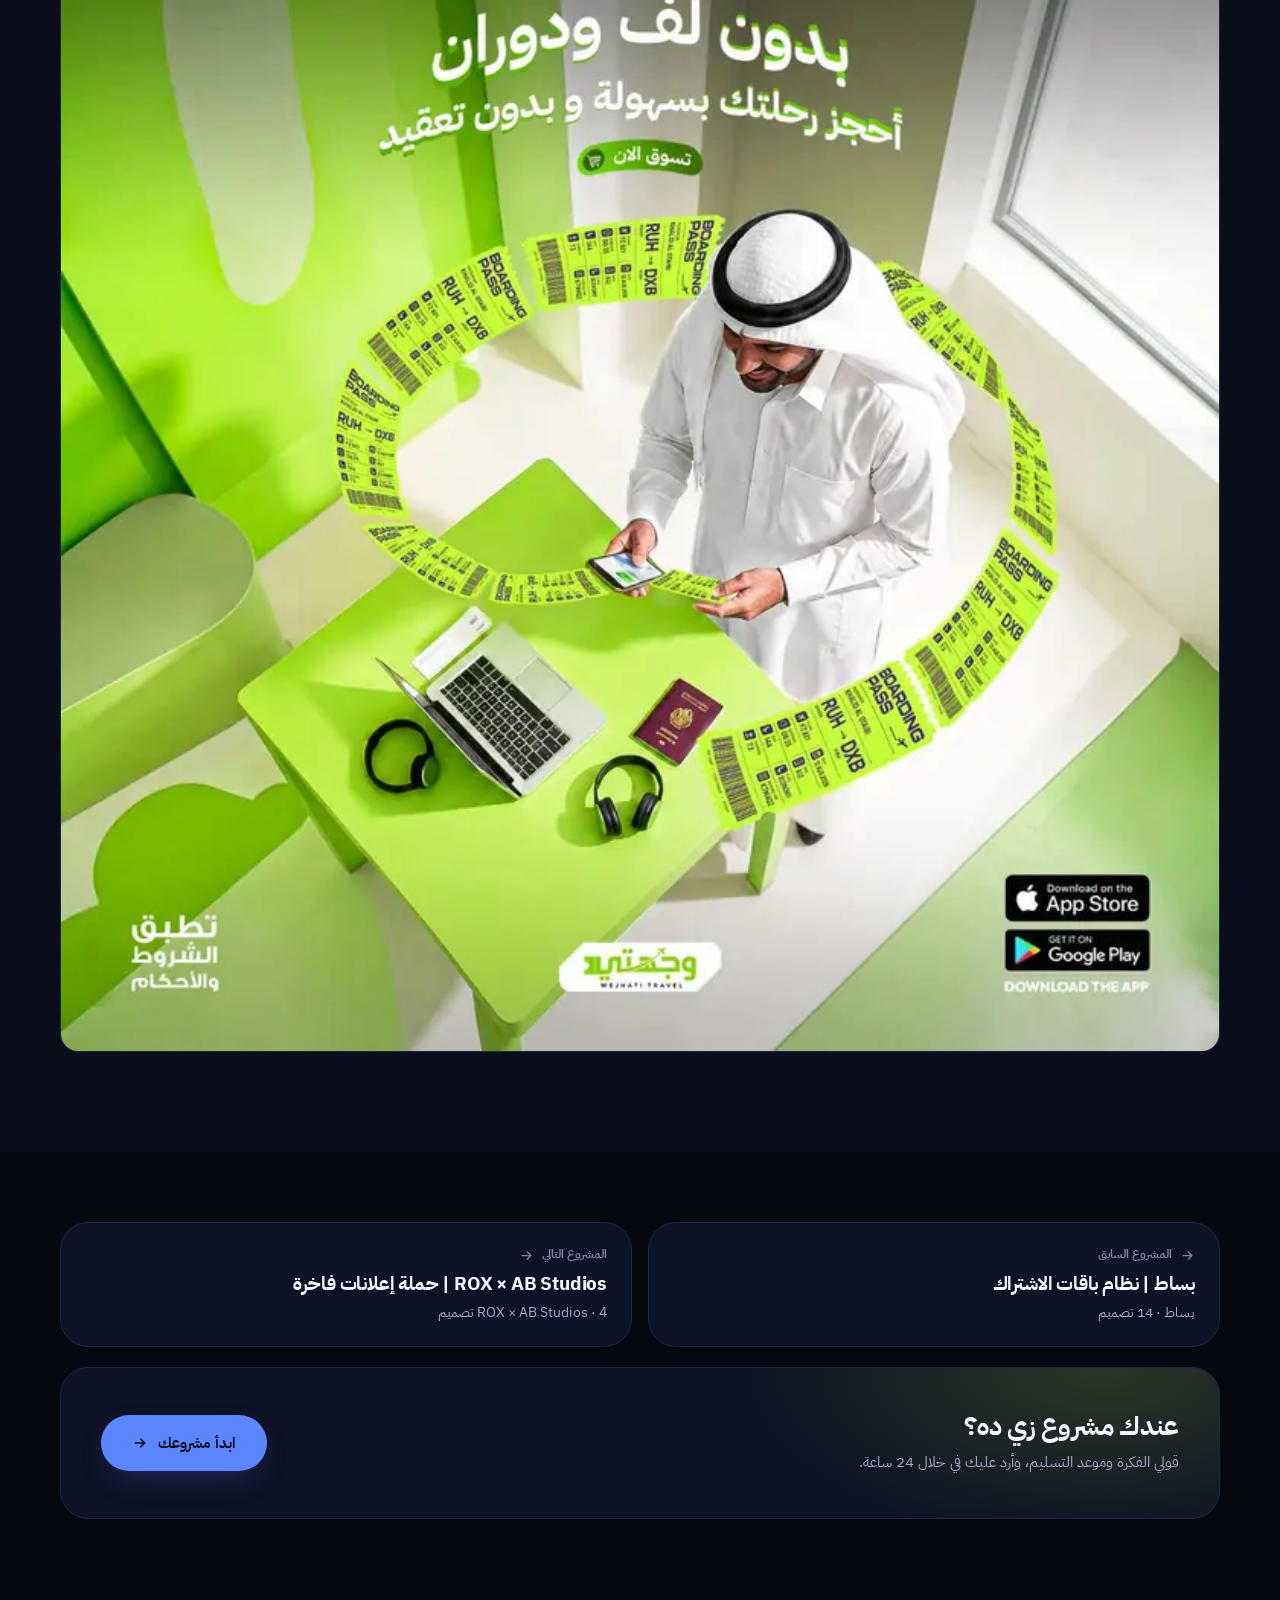
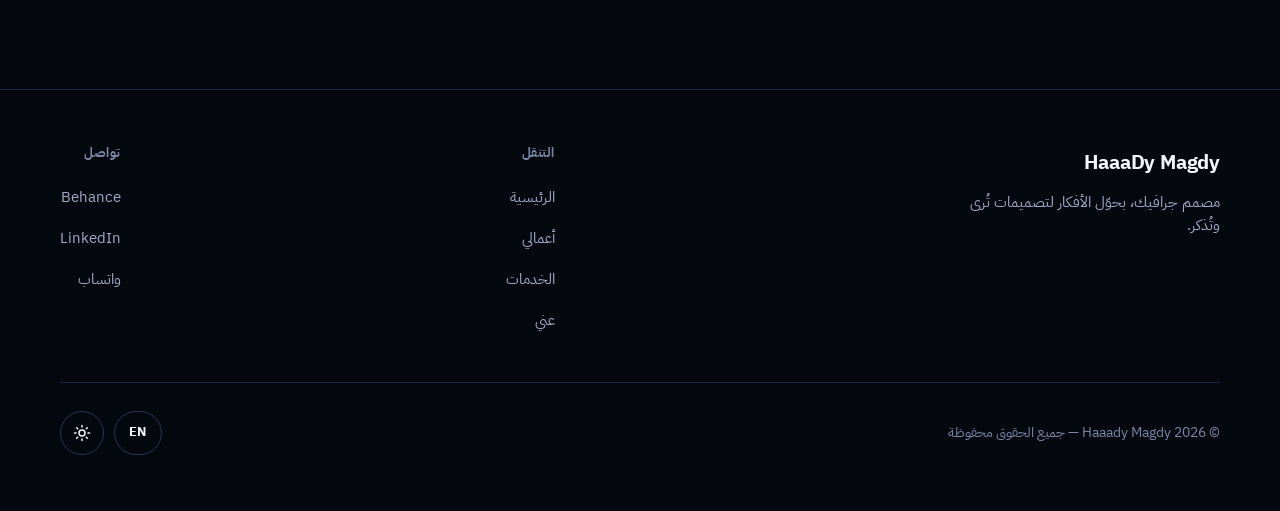
<file: projects/wejhati.html>
<!DOCTYPE html>
<html lang="ar" dir="rtl" data-theme="dark" class="no-js">
<head>
<meta charset="UTF-8">
<script>
/* Applies saved theme/language before first paint - avoids a flash of the wrong styling. */
(function(){
  try{
    var lang = localStorage.getItem('haaady_lang') || 'ar';
    var theme = localStorage.getItem('haaady_theme') || 'dark';   /* DARK IS THE DEFAULT */
    var html = document.documentElement;
    html.classList.remove('no-js');
    html.setAttribute('lang', lang);
    html.setAttribute('dir', lang === 'ar' ? 'rtl' : 'ltr');
    html.setAttribute('data-theme', theme);
  }catch(e){}
})();
</script>
<meta name="viewport" content="width=device-width, initial-scale=1, viewport-fit=cover">
<title>وجهتي | حملة إطلاق تطبيق الحجز — أعمال هادي مجدي</title>
<meta name="description" content="حملة إطلاق لتطبيق وجهتي لحجز الرحلات. هوية بصرية بلون أخضر جريء، تعتمد على مشاهد واقعية للشخصية داخل مطار وخلفية Portland، مع رسائل واضحة تشرح سهولة الحجز.">
<meta name="keywords" content="مصمم جرافيك, تصميم هوية بصرية, سوشيال ميديا, حملات إعلانية, Graphic Designer, Haaady Magdy">
<meta name="robots" content="index, follow, max-image-preview:large">
<meta name="google-site-verification" content="L_lwb_WBGld9fwgoARfQ-IIxrJj4-zy0x0mhX-AJchU">
<meta name="author" content="Haaady Magdy">
<link rel="canonical" href="https://haady5.github.io/portfolio/projects/wejhati.html">
<meta name="theme-color" content="#06080F">
<meta property="og:type" content="website">
<meta property="og:site_name" content="Haaady Magdy">
<meta property="og:url" content="https://haady5.github.io/portfolio/projects/wejhati.html">
<meta property="og:title" content="وجهتي | حملة إطلاق تطبيق الحجز — أعمال هادي مجدي">
<meta property="og:description" content="حملة إطلاق لتطبيق وجهتي لحجز الرحلات. هوية بصرية بلون أخضر جريء، تعتمد على مشاهد واقعية للشخصية داخل مطار وخلفية Portland، مع رسائل واضحة تشرح سهولة الحجز.">
<meta property="og:image" content="https://haady5.github.io/portfolio/images/projects/wejhati/01-app-launch.webp">
<meta property="og:locale" content="ar_AR">
<meta property="og:locale:alternate" content="en_US">
<meta name="twitter:card" content="summary_large_image">
<meta name="twitter:title" content="وجهتي | حملة إطلاق تطبيق الحجز — أعمال هادي مجدي">
<meta name="twitter:description" content="حملة إطلاق لتطبيق وجهتي لحجز الرحلات. هوية بصرية بلون أخضر جريء، تعتمد على مشاهد واقعية للشخصية داخل مطار وخلفية Portland، مع رسائل واضحة تشرح سهولة الحجز.">
<meta name="twitter:image" content="https://haady5.github.io/portfolio/images/projects/wejhati/01-app-launch.webp">
<link rel="icon" href="data:image/svg+xml,%3Csvg xmlns='http://www.w3.org/2000/svg' viewBox='0 0 100 100'%3E%3Crect width='100' height='100' rx='24' fill='%235C86FF'/%3E%3Ctext x='50' y='68' font-family='Arial,sans-serif' font-weight='700' font-size='54' fill='white' text-anchor='middle'%3EH%3C/text%3E%3C/svg%3E">
<link rel="apple-touch-icon" href="../images/icon-180.png">
<link rel="icon" type="image/png" sizes="192x192" href="../images/icon-192.png">
<link rel="manifest" href="../manifest.json">
<link rel="stylesheet" href="../assets/css/style.css">
<link rel="preload" as="font" type="font/woff2" href="../assets/fonts/IBMPlexSansArabic-400-arabic.woff2" crossorigin>
<link rel="preload" as="font" type="font/woff2" href="../assets/fonts/IBMPlexSansArabic-700-arabic.woff2" crossorigin>
<script type="application/ld+json">
{
  "@context": "https://schema.org",
  "@type": "ImageGallery",
  "name": "وجهتي | حملة إطلاق تطبيق الحجز",
  "alternateName": "Wejhati | Booking app launch campaign",
  "description": "حملة إطلاق لتطبيق وجهتي لحجز الرحلات. هوية بصرية بلون أخضر جريء، تعتمد على مشاهد واقعية للشخصية داخل مطار وخلفية Portland، مع رسائل واضحة تشرح سهولة الحجز.",
  "url": "https://haady5.github.io/portfolio/projects/wejhati.html",
  "dateCreated": "2026",
  "author": {
    "@type": "Person",
    "name": "Haaady Magdy",
    "url": "https://haady5.github.io/portfolio/"
  },
  "about": "تطبيق حجز رحلات",
  "associatedMedia": [
    {
      "@type": "ImageObject",
      "contentUrl": "https://haady5.github.io/portfolio/images/projects/wejhati/01-app-launch.webp",
      "width": 1280,
      "height": 1280,
      "caption": "إعلان إطلاق تطبيق وجهتي لحجز الرحلات"
    },
    {
      "@type": "ImageObject",
      "contentUrl": "https://haady5.github.io/portfolio/images/projects/wejhati/02-book-easy.webp",
      "width": 1400,
      "height": 1400,
      "caption": "تصميم احجز رحلتك على كيفك"
    },
    {
      "@type": "ImageObject",
      "contentUrl": "https://haady5.github.io/portfolio/images/projects/wejhati/03-travel-device.webp",
      "width": 1400,
      "height": 1400,
      "caption": "تصميم حجز الرحلة من جهازك"
    },
    {
      "@type": "ImageObject",
      "contentUrl": "https://haady5.github.io/portfolio/images/projects/wejhati/04-start-journey.webp",
      "width": 1400,
      "height": 1400,
      "caption": "تصميم من هنا تبدأ الرحلة"
    },
    {
      "@type": "ImageObject",
      "contentUrl": "https://haady5.github.io/portfolio/images/projects/wejhati/05-discover-ben-bak.webp",
      "width": 1400,
      "height": 1400,
      "caption": "تصميم اكتشف بن بك"
    },
    {
      "@type": "ImageObject",
      "contentUrl": "https://haady5.github.io/portfolio/images/projects/wejhati/06-to-the-airport.webp",
      "width": 1400,
      "height": 1400,
      "caption": "تصميم من الطريق إلى المطار"
    },
    {
      "@type": "ImageObject",
      "contentUrl": "https://haady5.github.io/portfolio/images/projects/wejhati/07-without-numbers.webp",
      "width": 1400,
      "height": 1400,
      "caption": "تصميم بدون أرقام وبدون قيود"
    }
  ]
}
</script>

</head>
<body data-project="wejhati" data-title-ar="وجهتي | حملة إطلاق تطبيق الحجز — أعمال هادي مجدي" data-title-en="Wejhati | Booking app launch campaign — Haaady Magdy Portfolio" data-desc-ar="حملة إطلاق لتطبيق وجهتي لحجز الرحلات. هوية بصرية بلون أخضر جريء، تعتمد على مشاهد واقعية للشخصية داخل مطار وخلفية Portland، مع رسائل واضحة تشرح سهولة الحجز." data-desc-en="Launch campaign for the Wejhati travel booking app. A bold green visual identity built on realistic lifestyle scenes set inside an airport, with clear messaging around effortless booking.">


<a href="#main" class="skip-link" data-i18n="skip">تخطى إلى المحتوى</a>

<header class="navbar" id="navbar">
  <div class="container nav-inner">
    <a href="../index.html#hero" class="logo" aria-label="Haaady Magdy">
      <span>Haaa<span>Dy</span></span>
      Magdy
    </a>
    <nav class="nav-links" aria-label="Main navigation">
      <a href="../index.html#hero" data-i18n="nav_home">الرئيسية</a>
      <a href="../index.html#work" data-i18n="nav_work">أعمالي</a>
      <a href="../index.html#services" data-i18n="nav_services">الخدمات</a>
      <a href="../index.html#about" data-i18n="nav_about">عني</a>
      <a href="../index.html#contact" data-i18n="nav_contact">تواصل</a>
    </nav>
    <div class="nav-actions">
      <button class="icon-btn lang-btn" id="langToggle" aria-label="EN - Switch to English">EN</button>
      <button class="icon-btn" id="themeToggle" aria-label="Toggle dark mode">
        <svg xmlns="http://www.w3.org/2000/svg" viewBox="0 0 24 24" fill="none" stroke="currentColor" stroke-width="2" stroke-linecap="round"><circle cx="12" cy="12" r="4"/><path d="M12 2v2M12 20v2M4.9 4.9l1.4 1.4M17.7 17.7l1.4 1.4M2 12h2M20 12h2M4.9 19.1l1.4-1.4M17.7 6.3l1.4-1.4"/></svg>
      </button>
      <a href="../index.html#contact" class="btn btn-primary btn-sm" data-i18n="nav_cta" style="display:none" id="navCta">ابدأ مشروعك</a>
      <button class="icon-btn burger" id="burgerBtn" aria-label="Open menu" aria-expanded="false">
        <svg xmlns="http://www.w3.org/2000/svg" viewBox="0 0 24 24" fill="none" stroke="currentColor" stroke-width="2" stroke-linecap="round"><path d="M4 7h16M4 12h16M4 17h16"/></svg>
      </button>
    </div>
  </div>
</header>

<div class="mobile-menu" id="mobileMenu">
  <div class="mobile-menu-top">
    <a href="../index.html#hero" class="logo" aria-label="Haaady Magdy">HaaaDy Magdy</a>
    <button class="icon-btn" id="mobileCloseBtn" aria-label="Close menu">
      <svg xmlns="http://www.w3.org/2000/svg" viewBox="0 0 24 24" fill="none" stroke="currentColor" stroke-width="2" stroke-linecap="round"><path d="M6 6l12 12M18 6L6 18"/></svg>
    </button>
  </div>
  <nav class="mobile-links" aria-label="Mobile navigation">
    <a href="../index.html#hero" class="mobile-link" data-i18n="nav_home">الرئيسية</a>
    <a href="../index.html#work" class="mobile-link" data-i18n="nav_work">أعمالي</a>
    <a href="../index.html#services" class="mobile-link" data-i18n="nav_services">الخدمات</a>
    <a href="../index.html#about" class="mobile-link" data-i18n="nav_about">عني</a>
    <a href="../index.html#contact" class="mobile-link" data-i18n="nav_contact">تواصل</a>
  </nav>
  <div class="mobile-menu-foot">
    <a href="../index.html#contact" class="btn btn-primary" data-i18n="nav_cta">ابدأ مشروعك</a>
    <div class="mobile-social">
      <a href="https://www.behance.net/haaady" target="_blank" rel="noopener" class="icon-btn" aria-label="Behance">Be</a>
      <a href="https://www.linkedin.com/in/haaady-magdy1/" target="_blank" rel="noopener" class="icon-btn" aria-label="LinkedIn">in</a>
      <a href="https://wa.me/201140634814" target="_blank" rel="noopener" class="icon-btn" aria-label="WhatsApp">WA</a>
    </div>
  </div>
</div>


<main id="main">

  <section class="pp-hero" style="--p-accent:#B4E01F">
    <div class="container">
      <a class="pp-back" href="../index.html#work">
        <svg xmlns="http://www.w3.org/2000/svg" viewBox="0 0 24 24" fill="none" stroke="currentColor" stroke-width="2" stroke-linecap="round" stroke-linejoin="round"><path d="M19 12H5M11 18l-6-6 6-6"/></svg>
        <span data-i18n="pp_back">رجوع للأعمال</span>
      </a>
      <div class="pp-hero-inner">
        <div class="pp-hero-copy">
          <span class="pp-kicker" data-p="kicker">تطبيق حجز رحلات</span>
          <h1 data-p="title">وجهتي | حملة إطلاق تطبيق الحجز</h1>
          <p data-p="desc">حملة إطلاق لتطبيق وجهتي لحجز الرحلات. هوية بصرية بلون أخضر جريء، تعتمد على مشاهد واقعية للشخصية داخل مطار وخلفية Portland، مع رسائل واضحة تشرح سهولة الحجز.</p>
          <div class="pp-services" data-p="services"><span class="pp-service">حملات إعلانية</span><span class="pp-service">سوشيال ميديا</span><span class="pp-service">تصوير منتجات</span></div>
          <div class="pp-facts">
            <div class="pp-fact"><b data-p="client">وجهتي</b><span data-i18n="pp_client">العميل</span></div>
            <div class="pp-fact"><b data-p="count">7</b><span data-i18n="pp_count">عدد التصاميم</span></div>
            <div class="pp-fact"><b>2026</b><span data-i18n="pp_year">السنة</span></div>
          </div>
          <div class="pp-cta">
            <a href="../index.html#contact" class="btn btn-primary">
              <span data-i18n="pp_cta_btn">ابدأ مشروعك</span>
              <svg xmlns="http://www.w3.org/2000/svg" viewBox="0 0 24 24" fill="none" stroke="currentColor" stroke-width="2" stroke-linecap="round"><path d="M5 12h14M13 6l6 6-6 6"/></svg>
            </a>
            <a href="../index.html#work" class="btn btn-ghost" data-i18n="nav_work">أعمالي</a>
          </div>
        </div>
        <div class="pp-hero-media">
          <img src="../images/projects/wejhati/01-app-launch-l.webp" srcset="../images/projects/wejhati/01-app-launch-m.webp 760w, ../images/projects/wejhati/01-app-launch-l.webp 1050w, ../images/projects/wejhati/01-app-launch.webp 1280w" sizes="(max-width:979px) 92vw, 44vw"
               alt="إعلان إطلاق تطبيق وجهتي لحجز الرحلات" width="1280" height="1280" fetchpriority="high">
        </div>
      </div>
    </div>
  </section>

  <section class="pp-gallery-section">
    <div class="container">
      <div class="pp-gallery-head">
        <div>
          <h2 data-i18n="pp_gallery">كل التصاميم</h2>
          <p data-i18n="pp_gallery_desc">اضغط على أي تصميم لعرضه بالحجم الكامل</p>
        </div>
        <span class="proj-count">7 <span data-i18n="proj_designs">تصميم</span></span>
      </div>
<button type="button" class="pp-tile reveal" data-src="../images/projects/wejhati/01-app-launch.webp" data-alt="إعلان إطلاق تطبيق وجهتي لحجز الرحلات" data-img="0"><span class="pp-tile-num">01</span><img src="../images/projects/wejhati/01-app-launch-m.webp" srcset="../images/projects/wejhati/01-app-launch-m.webp 760w, ../images/projects/wejhati/01-app-launch.webp 1280w" sizes="(max-width:359px) 100vw, (max-width:699px) 50vw, (max-width:1099px) 34vw, 25vw" alt="إعلان إطلاق تطبيق وجهتي لحجز الرحلات" loading="lazy" decoding="async" width="760" height="760"><span class="pp-tile-cap">إعلان إطلاق تطبيق وجهتي لحجز الرحلات</span></button>
<button type="button" class="pp-tile reveal" data-src="../images/projects/wejhati/02-book-easy.webp" data-alt="تصميم احجز رحلتك على كيفك" data-img="1"><span class="pp-tile-num">02</span><img src="../images/projects/wejhati/02-book-easy-m.webp" srcset="../images/projects/wejhati/02-book-easy-m.webp 760w, ../images/projects/wejhati/02-book-easy.webp 1400w" sizes="(max-width:359px) 100vw, (max-width:699px) 50vw, (max-width:1099px) 34vw, 25vw" alt="تصميم احجز رحلتك على كيفك" loading="lazy" decoding="async" width="760" height="760"><span class="pp-tile-cap">تصميم احجز رحلتك على كيفك</span></button>
<button type="button" class="pp-tile reveal" data-src="../images/projects/wejhati/03-travel-device.webp" data-alt="تصميم حجز الرحلة من جهازك" data-img="2"><span class="pp-tile-num">03</span><img src="../images/projects/wejhati/03-travel-device-m.webp" srcset="../images/projects/wejhati/03-travel-device-m.webp 760w, ../images/projects/wejhati/03-travel-device.webp 1400w" sizes="(max-width:359px) 100vw, (max-width:699px) 50vw, (max-width:1099px) 34vw, 25vw" alt="تصميم حجز الرحلة من جهازك" loading="lazy" decoding="async" width="760" height="760"><span class="pp-tile-cap">تصميم حجز الرحلة من جهازك</span></button>
<button type="button" class="pp-tile reveal" data-src="../images/projects/wejhati/04-start-journey.webp" data-alt="تصميم من هنا تبدأ الرحلة" data-img="3"><span class="pp-tile-num">04</span><img src="../images/projects/wejhati/04-start-journey-m.webp" srcset="../images/projects/wejhati/04-start-journey-m.webp 760w, ../images/projects/wejhati/04-start-journey.webp 1400w" sizes="(max-width:359px) 100vw, (max-width:699px) 50vw, (max-width:1099px) 34vw, 25vw" alt="تصميم من هنا تبدأ الرحلة" loading="lazy" decoding="async" width="760" height="760"><span class="pp-tile-cap">تصميم من هنا تبدأ الرحلة</span></button>
<button type="button" class="pp-tile reveal" data-src="../images/projects/wejhati/05-discover-ben-bak.webp" data-alt="تصميم اكتشف بن بك" data-img="4"><span class="pp-tile-num">05</span><img src="../images/projects/wejhati/05-discover-ben-bak-m.webp" srcset="../images/projects/wejhati/05-discover-ben-bak-m.webp 760w, ../images/projects/wejhati/05-discover-ben-bak.webp 1400w" sizes="(max-width:359px) 100vw, (max-width:699px) 50vw, (max-width:1099px) 34vw, 25vw" alt="تصميم اكتشف بن بك" loading="lazy" decoding="async" width="760" height="760"><span class="pp-tile-cap">تصميم اكتشف بن بك</span></button>
<button type="button" class="pp-tile reveal" data-src="../images/projects/wejhati/06-to-the-airport.webp" data-alt="تصميم من الطريق إلى المطار" data-img="5"><span class="pp-tile-num">06</span><img src="../images/projects/wejhati/06-to-the-airport-m.webp" srcset="../images/projects/wejhati/06-to-the-airport-m.webp 760w, ../images/projects/wejhati/06-to-the-airport.webp 1400w" sizes="(max-width:359px) 100vw, (max-width:699px) 50vw, (max-width:1099px) 34vw, 25vw" alt="تصميم من الطريق إلى المطار" loading="lazy" decoding="async" width="760" height="760"><span class="pp-tile-cap">تصميم من الطريق إلى المطار</span></button>
<button type="button" class="pp-tile reveal" data-src="../images/projects/wejhati/07-without-numbers.webp" data-alt="تصميم بدون أرقام وبدون قيود" data-img="6"><span class="pp-tile-num">07</span><img src="../images/projects/wejhati/07-without-numbers-m.webp" srcset="../images/projects/wejhati/07-without-numbers-m.webp 760w, ../images/projects/wejhati/07-without-numbers.webp 1400w" sizes="(max-width:359px) 100vw, (max-width:699px) 50vw, (max-width:1099px) 34vw, 25vw" alt="تصميم بدون أرقام وبدون قيود" loading="lazy" decoding="async" width="760" height="760"><span class="pp-tile-cap">تصميم بدون أرقام وبدون قيود</span></button>
    </div>
  </section>

  <section class="pp-nav">
    <div class="container">
      <div class="pp-nav-grid">
        <a class="pp-nav-card pp-nav-prev" href="besat.html">
          <span class="pp-nav-label">
            <svg xmlns="http://www.w3.org/2000/svg" viewBox="0 0 24 24" fill="none" stroke="currentColor" stroke-width="2" stroke-linecap="round" stroke-linejoin="round"><path d="M19 12H5M11 18l-6-6 6-6"/></svg>
            <span data-i18n="pp_prev">المشروع السابق</span>
          </span>
          <h3 class="pp-nav-card-title">بساط | نظام باقات الاشتراك</h3>
          <p class="pp-nav-card-meta">بساط · 14 تصميم</p>
        </a>
        <a class="pp-nav-card pp-nav-next" href="rox-ab.html">
          <span class="pp-nav-label">
            <span data-i18n="pp_next">المشروع التالي</span>
            <svg xmlns="http://www.w3.org/2000/svg" viewBox="0 0 24 24" fill="none" stroke="currentColor" stroke-width="2" stroke-linecap="round" stroke-linejoin="round"><path d="M5 12h14M13 6l6 6-6 6"/></svg>
          </span>
          <h3 class="pp-nav-card-title">ROX × AB Studios | حملة إعلانات فاخرة</h3>
          <p class="pp-nav-card-meta">ROX × AB Studios · 4 تصميم</p>
        </a>
      </div>

      <div class="pp-cta-band" style="--p-accent:#B4E01F">
        <div>
          <h3 data-i18n="pp_cta_title">عندك مشروع زي ده؟</h3>
          <p data-i18n="pp_cta_desc">قولي الفكرة وموعد التسليم، وأرد عليك في خلال 24 ساعة.</p>
        </div>
        <a href="../index.html#contact" class="btn btn-primary">
          <span data-i18n="pp_cta_btn">ابدأ مشروعك</span>
          <svg xmlns="http://www.w3.org/2000/svg" viewBox="0 0 24 24" fill="none" stroke="currentColor" stroke-width="2" stroke-linecap="round"><path d="M5 12h14M13 6l6 6-6 6"/></svg>
        </a>
      </div>
    </div>
  </section>

</main>


<div class="lbx" id="lbx" role="dialog" aria-modal="true" aria-label="Design preview">
  <button class="lbx-btn lbx-close" aria-label="Close">
    <svg xmlns="http://www.w3.org/2000/svg" viewBox="0 0 24 24" fill="none" stroke="currentColor" stroke-width="2" stroke-linecap="round"><path d="M6 6l12 12M18 6L6 18"/></svg>
  </button>
  <button class="lbx-btn lbx-prev" aria-label="Previous design">
    <svg xmlns="http://www.w3.org/2000/svg" viewBox="0 0 24 24" fill="none" stroke="currentColor" stroke-width="2" stroke-linecap="round" stroke-linejoin="round"><path d="M15 18l-6-6 6-6"/></svg>
  </button>
  <button class="lbx-btn lbx-next" aria-label="Next design">
    <svg xmlns="http://www.w3.org/2000/svg" viewBox="0 0 24 24" fill="none" stroke="currentColor" stroke-width="2" stroke-linecap="round" stroke-linejoin="round"><path d="M9 18l6-6-6-6"/></svg>
  </button>
  <div class="lbx-inner">
    <div class="lbx-stage">
      <img alt="">
    </div>
    <div class="lbx-meta">
      <div class="lbx-meta-txt">
        <div class="lbx-cat" data-i18n="nav_projects">المشاريع</div>
        <div class="lbx-title"></div>
      </div>
      <span class="lbx-count"></span>
    </div>
  </div>
</div>



<footer>
  <div class="container">
    <div class="footer-top">
      <div class="footer-brand">
        <div class="logo">HaaaDy Magdy</div>
        <p data-i18n="footer_desc">مصمم جرافيك، بحوّل الأفكار لتصميمات تُرى وتُذكر.</p>
      </div>
      <div class="footer-col">
        <h4 data-i18n="footer_nav">التنقل</h4>
        <ul>
          <li><a href="../index.html#hero" data-i18n="nav_home">الرئيسية</a></li>
          <li><a href="../index.html#work" data-i18n="nav_work">أعمالي</a></li>
          <li><a href="../index.html#services" data-i18n="nav_services">الخدمات</a></li>
          <li><a href="../index.html#about" data-i18n="nav_about">عني</a></li>
        </ul>
      </div>
      <div class="footer-col">
        <h4 data-i18n="footer_connect">تواصل</h4>
        <ul>
          <li><a href="https://www.behance.net/haaady" target="_blank" rel="noopener">Behance</a></li>
          <li><a href="https://www.linkedin.com/in/haaady-magdy1/" target="_blank" rel="noopener">LinkedIn</a></li>
          <li><a href="https://wa.me/201140634814" target="_blank" rel="noopener" data-i18n="contact_wa">واتساب</a></li>
        </ul>
      </div>
    </div>
    <div class="footer-bottom">
      <span>© <span id="year"></span> Haaady Magdy — <span data-i18n="footer_rights">جميع الحقوق محفوظة</span></span>
      <div class="footer-toggles">
        <button class="icon-btn lang-btn" id="langToggle2" aria-label="EN - Switch to English">EN</button>
        <button class="icon-btn" id="themeToggle2" aria-label="Toggle dark mode">
          <svg xmlns="http://www.w3.org/2000/svg" viewBox="0 0 24 24" fill="none" stroke="currentColor" stroke-width="2" stroke-linecap="round"><circle cx="12" cy="12" r="4"/><path d="M12 2v2M12 20v2M4.9 4.9l1.4 1.4M17.7 17.7l1.4 1.4M2 12h2M20 12h2M4.9 19.1l1.4-1.4M17.7 6.3l1.4-1.4"/></svg>
        </button>
      </div>
    </div>
  </div>
</footer>

<a href="https://wa.me/201140634814?text=%D9%85%D8%B1%D8%AD%D8%A8%D8%A7%D9%8B%20Haaady%D8%8C%20%D8%A3%D8%B1%D9%8A%D8%AF%20%D8%A7%D9%84%D8%A7%D8%B3%D8%AA%D9%81%D8%B3%D8%A7%D8%B1%20%D8%B9%D9%86%20%D9%85%D8%B4%D8%B1%D9%88%D8%B9%20%D8%AA%D8%B5%D9%85%D9%8A%D9%85." target="_blank" rel="noopener" class="wa-float" aria-label="WhatsApp">
  <svg xmlns="http://www.w3.org/2000/svg" viewBox="0 0 24 24" fill="currentColor"><path d="M12.04 2C6.58 2 2.13 6.45 2.13 11.91c0 1.87.5 3.62 1.44 5.13L2 22l5.13-1.55a9.9 9.9 0 004.91 1.31h.01c5.46 0 9.9-4.45 9.9-9.91C21.95 6.45 17.5 2 12.04 2zm5.9 14.02c-.25.7-1.25 1.29-2.03 1.46-.55.12-1.26.21-3.63-.78-2.99-1.24-4.93-4.27-5.08-4.47-.14-.2-1.22-1.62-1.22-3.1s.77-2.19 1.05-2.49c.25-.27.55-.34.73-.34h.53c.17 0 .4-.03.62.47.25.6.86 2.08.93 2.23.07.15.12.32.02.52-.1.2-.15.32-.3.5-.15.17-.31.39-.45.52-.15.15-.3.31-.13.6.17.3.76 1.25 1.63 2.02 1.12 1 2.06 1.31 2.36 1.46.3.15.47.12.65-.07.17-.2.75-.87.95-1.17.2-.3.4-.25.67-.15.27.1 1.75.82 2.05.97.3.15.5.22.57.35.07.12.07.7-.18 1.4z"/></svg>
</a>

<script src="../assets/js/i18n.js"></script>
<script src="../assets/js/data.js"></script>
<script src="../assets/js/main.js"></script>

<script src="../assets/js/project.js"></script>
</body>
</html>
</file>
<file: assets/css/style.css>
/* ==========================================================================
   Haaady Magdy — Portfolio design system
   Dark is the DEFAULT theme. Light is an opt-in override.
   1. Tokens          6. Portfolio (project grid)
   2. Reset / base    7. Project detail page
   3. Buttons         8. Lightbox
   4. Animations      9. Utilities
   5. Layout & parts 10. Responsive tweaks
   ========================================================================== */

/* IBM Plex Sans + IBM Plex Sans Arabic - self hosted (subset woff2).
   Self hosting removes the render blocking round trip to fonts.googleapis.com,
   works offline / behind firewalls, and keeps visitor IPs away from Google. */
@font-face{font-family:'IBM Plex Sans';font-style:normal;font-weight:400;font-display:swap;src:url('../fonts/IBMPlexSans-400-latin.woff2') format('woff2');unicode-range:U+0000-00FF, U+0131, U+0152-0153, U+02BB-02BC, U+02C6, U+02DA, U+02DC, U+0304, U+0308, U+0329, U+2000-206F, U+20AC, U+2122, U+2191, U+2193, U+2212, U+2215, U+FEFF, U+FFFD;}
@font-face{font-family:'IBM Plex Sans';font-style:normal;font-weight:500;font-display:swap;src:url('../fonts/IBMPlexSans-500-latin.woff2') format('woff2');unicode-range:U+0000-00FF, U+0131, U+0152-0153, U+02BB-02BC, U+02C6, U+02DA, U+02DC, U+0304, U+0308, U+0329, U+2000-206F, U+20AC, U+2122, U+2191, U+2193, U+2212, U+2215, U+FEFF, U+FFFD;}
@font-face{font-family:'IBM Plex Sans';font-style:normal;font-weight:600;font-display:swap;src:url('../fonts/IBMPlexSans-600-latin.woff2') format('woff2');unicode-range:U+0000-00FF, U+0131, U+0152-0153, U+02BB-02BC, U+02C6, U+02DA, U+02DC, U+0304, U+0308, U+0329, U+2000-206F, U+20AC, U+2122, U+2191, U+2193, U+2212, U+2215, U+FEFF, U+FFFD;}
@font-face{font-family:'IBM Plex Sans';font-style:normal;font-weight:700;font-display:swap;src:url('../fonts/IBMPlexSans-700-latin.woff2') format('woff2');unicode-range:U+0000-00FF, U+0131, U+0152-0153, U+02BB-02BC, U+02C6, U+02DA, U+02DC, U+0304, U+0308, U+0329, U+2000-206F, U+20AC, U+2122, U+2191, U+2193, U+2212, U+2215, U+FEFF, U+FFFD;}
@font-face{font-family:'IBM Plex Sans Arabic';font-style:normal;font-weight:400;font-display:swap;src:url('../fonts/IBMPlexSansArabic-400-arabic.woff2') format('woff2');unicode-range:U+0600-06FF, U+0750-077F, U+0870-0891, U+0897-08E1, U+08E3-08FF, U+200C-200E, U+2010-2011, U+204F, U+2E41, U+FB50-FDFF, U+FE70-FE74, U+FE76-FEFC, U+102E0-102FB, U+10E60-10E7E, U+10EC2-10EC7, U+10EC9-10EEE, U+10EF0-10EFF, U+1EE00-1EE03, U+1EE05-1EE1F, U+1EE21-1EE22, U+1EE24, U+1EE27, U+1EE29-1EE32, U+1EE34-1EE37, U+1EE39, U+1EE3B, U+1EE42, U+1EE47, U+1EE49, U+1EE4B, U+1EE4D-1EE4F, U+1EE51-1EE52, U+1EE54, U+1EE57, U+1EE59, U+1EE5B, U+1EE5D, U+1EE5F, U+1EE61-1EE62, U+1EE64, U+1EE67-1EE6A, U+1EE6C-1EE72, U+1EE74-1EE77, U+1EE79-1EE7C, U+1EE7E, U+1EE80-1EE89, U+1EE8B-1EE9B, U+1EEA1-1EEA3, U+1EEA5-1EEA9, U+1EEAB-1EEBB, U+1EEF0-1EEF1;}
@font-face{font-family:'IBM Plex Sans Arabic';font-style:normal;font-weight:400;font-display:swap;src:url('../fonts/IBMPlexSansArabic-400-latin.woff2') format('woff2');unicode-range:U+0000-00FF, U+0131, U+0152-0153, U+02BB-02BC, U+02C6, U+02DA, U+02DC, U+0304, U+0308, U+0329, U+2000-206F, U+20AC, U+2122, U+2191, U+2193, U+2212, U+2215, U+FEFF, U+FFFD;}
@font-face{font-family:'IBM Plex Sans Arabic';font-style:normal;font-weight:500;font-display:swap;src:url('../fonts/IBMPlexSansArabic-500-arabic.woff2') format('woff2');unicode-range:U+0600-06FF, U+0750-077F, U+0870-0891, U+0897-08E1, U+08E3-08FF, U+200C-200E, U+2010-2011, U+204F, U+2E41, U+FB50-FDFF, U+FE70-FE74, U+FE76-FEFC, U+102E0-102FB, U+10E60-10E7E, U+10EC2-10EC7, U+10EC9-10EEE, U+10EF0-10EFF, U+1EE00-1EE03, U+1EE05-1EE1F, U+1EE21-1EE22, U+1EE24, U+1EE27, U+1EE29-1EE32, U+1EE34-1EE37, U+1EE39, U+1EE3B, U+1EE42, U+1EE47, U+1EE49, U+1EE4B, U+1EE4D-1EE4F, U+1EE51-1EE52, U+1EE54, U+1EE57, U+1EE59, U+1EE5B, U+1EE5D, U+1EE5F, U+1EE61-1EE62, U+1EE64, U+1EE67-1EE6A, U+1EE6C-1EE72, U+1EE74-1EE77, U+1EE79-1EE7C, U+1EE7E, U+1EE80-1EE89, U+1EE8B-1EE9B, U+1EEA1-1EEA3, U+1EEA5-1EEA9, U+1EEAB-1EEBB, U+1EEF0-1EEF1;}
@font-face{font-family:'IBM Plex Sans Arabic';font-style:normal;font-weight:500;font-display:swap;src:url('../fonts/IBMPlexSansArabic-500-latin.woff2') format('woff2');unicode-range:U+0000-00FF, U+0131, U+0152-0153, U+02BB-02BC, U+02C6, U+02DA, U+02DC, U+0304, U+0308, U+0329, U+2000-206F, U+20AC, U+2122, U+2191, U+2193, U+2212, U+2215, U+FEFF, U+FFFD;}
@font-face{font-family:'IBM Plex Sans Arabic';font-style:normal;font-weight:600;font-display:swap;src:url('../fonts/IBMPlexSansArabic-600-arabic.woff2') format('woff2');unicode-range:U+0600-06FF, U+0750-077F, U+0870-0891, U+0897-08E1, U+08E3-08FF, U+200C-200E, U+2010-2011, U+204F, U+2E41, U+FB50-FDFF, U+FE70-FE74, U+FE76-FEFC, U+102E0-102FB, U+10E60-10E7E, U+10EC2-10EC7, U+10EC9-10EEE, U+10EF0-10EFF, U+1EE00-1EE03, U+1EE05-1EE1F, U+1EE21-1EE22, U+1EE24, U+1EE27, U+1EE29-1EE32, U+1EE34-1EE37, U+1EE39, U+1EE3B, U+1EE42, U+1EE47, U+1EE49, U+1EE4B, U+1EE4D-1EE4F, U+1EE51-1EE52, U+1EE54, U+1EE57, U+1EE59, U+1EE5B, U+1EE5D, U+1EE5F, U+1EE61-1EE62, U+1EE64, U+1EE67-1EE6A, U+1EE6C-1EE72, U+1EE74-1EE77, U+1EE79-1EE7C, U+1EE7E, U+1EE80-1EE89, U+1EE8B-1EE9B, U+1EEA1-1EEA3, U+1EEA5-1EEA9, U+1EEAB-1EEBB, U+1EEF0-1EEF1;}
@font-face{font-family:'IBM Plex Sans Arabic';font-style:normal;font-weight:600;font-display:swap;src:url('../fonts/IBMPlexSansArabic-600-latin.woff2') format('woff2');unicode-range:U+0000-00FF, U+0131, U+0152-0153, U+02BB-02BC, U+02C6, U+02DA, U+02DC, U+0304, U+0308, U+0329, U+2000-206F, U+20AC, U+2122, U+2191, U+2193, U+2212, U+2215, U+FEFF, U+FFFD;}
@font-face{font-family:'IBM Plex Sans Arabic';font-style:normal;font-weight:700;font-display:swap;src:url('../fonts/IBMPlexSansArabic-700-arabic.woff2') format('woff2');unicode-range:U+0600-06FF, U+0750-077F, U+0870-0891, U+0897-08E1, U+08E3-08FF, U+200C-200E, U+2010-2011, U+204F, U+2E41, U+FB50-FDFF, U+FE70-FE74, U+FE76-FEFC, U+102E0-102FB, U+10E60-10E7E, U+10EC2-10EC7, U+10EC9-10EEE, U+10EF0-10EFF, U+1EE00-1EE03, U+1EE05-1EE1F, U+1EE21-1EE22, U+1EE24, U+1EE27, U+1EE29-1EE32, U+1EE34-1EE37, U+1EE39, U+1EE3B, U+1EE42, U+1EE47, U+1EE49, U+1EE4B, U+1EE4D-1EE4F, U+1EE51-1EE52, U+1EE54, U+1EE57, U+1EE59, U+1EE5B, U+1EE5D, U+1EE5F, U+1EE61-1EE62, U+1EE64, U+1EE67-1EE6A, U+1EE6C-1EE72, U+1EE74-1EE77, U+1EE79-1EE7C, U+1EE7E, U+1EE80-1EE89, U+1EE8B-1EE9B, U+1EEA1-1EEA3, U+1EEA5-1EEA9, U+1EEAB-1EEBB, U+1EEF0-1EEF1;}
@font-face{font-family:'IBM Plex Sans Arabic';font-style:normal;font-weight:700;font-display:swap;src:url('../fonts/IBMPlexSansArabic-700-latin.woff2') format('woff2');unicode-range:U+0000-00FF, U+0131, U+0152-0153, U+02BB-02BC, U+02C6, U+02DA, U+02DC, U+0304, U+0308, U+0329, U+2000-206F, U+20AC, U+2122, U+2191, U+2193, U+2212, U+2215, U+FEFF, U+FFFD;}

/* ====== 1. TOKENS ====== */
:root{
  /* brand */
  --blue-950:#060912;
  --blue-900:#0B1330;
  --blue-800:#10193f;
  --blue-700:#152253;
  --blue-600:#1B4DFF;
  --blue-500:#3D6BFF;
  --blue-400:#6E8CFF;
  --lavender:#C9B8FF;
  --white:#FFFFFF;

  /* dark palette (default) */
  --bg:#06080F;
  --bg-alt:#0A0E1C;
  --surface:#0D1226;
  --surface-2:#111834;
  --text:#F4F6FF;
  --text-muted:#A3ABC9;
  --text-soft:#7D87A6;
  --border:#1D2745;
  --border-strong:#28345A;
  --accent:#5C86FF;
  --accent-ink:#06080F;
  --accent-soft:rgba(92,134,255,.14);
  --blue-tint:rgba(92,134,255,.10);
  --blue-tint-2:rgba(92,134,255,.16);
  --glow:0 25px 70px -18px rgba(92,134,255,.45);
  --glow-soft:0 12px 34px -14px rgba(92,134,255,.35);
  --shadow-card:0 24px 60px -28px rgba(0,0,0,.85);
  --hero-grad:radial-gradient(900px 500px at 15% 0%, rgba(92,134,255,.16), transparent 60%);

  --radius-s:10px;
  --radius-m:18px;
  --radius-l:28px;
  --container:1240px;
  --nav-h:84px;
  --ease:cubic-bezier(.22,1,.36,1);
  --color-scheme:dark;
}

html[data-theme="light"]{
  --bg:#FFFFFF;
  --bg-alt:#F6F8FF;
  --surface:#FFFFFF;
  --surface-2:#F1F4FF;
  --text:#0B1330;
  --text-muted:#5C6480;
  --text-soft:#6B7390;
  --border:#E6EAF7;
  --border-strong:#D3D9F0;
  --accent:#1B4DFF;
  --accent-ink:#FFFFFF;
  --accent-soft:rgba(27,77,255,.10);
  --blue-tint:#EEF2FF;
  --blue-tint-2:#E3EBFF;
  --glow:0 20px 60px -20px rgba(27,77,255,.35);
  --glow-soft:0 10px 30px -12px rgba(27,77,255,.25);
  --shadow-card:0 24px 60px -30px rgba(10,20,60,.30);
  --hero-grad:radial-gradient(900px 500px at 15% 0%, rgba(27,77,255,.10), transparent 60%);
  --color-scheme:light;
}

/* ====== 2. RESET / BASE ====== */
*,*::before,*::after{box-sizing:border-box;margin:0;padding:0;}
html{scroll-behavior:smooth;-webkit-text-size-adjust:100%;}
@media (prefers-reduced-motion:reduce){
  html{scroll-behavior:auto;}
  *,*::before,*::after{animation-duration:0.001ms!important;animation-iteration-count:1!important;transition-duration:0.001ms!important;scroll-behavior:auto!important;}
}
img{max-width:100%;display:block;}
button{font:inherit;cursor:pointer;}
a{color:inherit;text-decoration:none;}
ul{list-style:none;}
input,textarea,select{font:inherit;color:inherit;}

body{
  background:var(--bg);
  color:var(--text);
  font-family:'IBM Plex Sans Arabic','IBM Plex Sans',sans-serif;
  line-height:1.6;
  -webkit-font-smoothing:antialiased;
  transition:background .4s var(--ease),color .4s var(--ease);
  overflow-x:hidden;
}
html[lang="en"] body{font-family:'IBM Plex Sans','IBM Plex Sans Arabic',sans-serif;}

.container{max-width:var(--container);margin-inline:auto;padding-inline:24px;}
@media (min-width:768px){ .container{padding-inline:40px;} }

section{position:relative;scroll-margin-top:calc(var(--nav-h) + 12px);}

h1,h2,h3,h4{font-weight:700;letter-spacing:-0.01em;line-height:1.15;}
.eyebrow{
  display:inline-flex;align-items:center;gap:8px;
  font-size:13px;font-weight:600;letter-spacing:.04em;
  color:var(--accent);
  text-transform:uppercase;
}
html[lang="ar"] .eyebrow{text-transform:none;letter-spacing:0;}
.eyebrow::before{content:'';width:18px;height:2px;background:var(--accent);display:inline-block;}

.section-head{max-width:640px;margin-bottom:56px;}
.section-head h2{font-size:clamp(30px,4vw,46px);margin-top:14px;}
.section-head p{color:var(--text-muted);font-size:17px;margin-top:16px;}
.section-num{font-size:13px;color:var(--text-soft);font-weight:600;}

/* ====== 3. BUTTONS ====== */
.btn{
  display:inline-flex;align-items:center;justify-content:center;gap:10px;
  padding:15px 30px;border-radius:100px;
  font-weight:600;font-size:15px;
  border:1px solid transparent;
  transition:transform .35s var(--ease),box-shadow .35s var(--ease),background .3s,color .3s,border-color .3s;
  white-space:nowrap;
}
.btn:focus-visible{outline:2px solid var(--accent);outline-offset:3px;}
.btn.js-magnetic{transition:box-shadow .35s var(--ease),background .3s,color .3s,border-color .3s;}
.btn-primary{background:var(--accent);color:var(--accent-ink);box-shadow:var(--glow-soft);}
.btn-primary:hover{transform:translateY(-2px);box-shadow:var(--glow);}
.btn-primary:active{transform:translateY(0);}
.btn-ghost{background:transparent;color:var(--text);border-color:var(--border-strong);}
.btn-ghost:hover{border-color:var(--accent);color:var(--accent);transform:translateY(-2px);}
.btn-sm{padding:11px 20px;font-size:14px;}
.btn svg{width:16px;height:16px;transition:transform .3s var(--ease);}
html[dir="rtl"] .btn-primary:hover svg{transform:translateX(-3px);}
html[dir="ltr"] .btn-primary:hover svg{transform:translateX(3px);}

/* ====== 4. ANIMATIONS ====== */
.reveal{opacity:0;transform:translateY(28px);transition:opacity .8s var(--ease),transform .8s var(--ease);}
.reveal.is-visible{opacity:1;transform:translateY(0);}
.reveal-delay-1{transition-delay:.08s;}
.reveal-delay-2{transition-delay:.16s;}
.reveal-delay-3{transition-delay:.24s;}
.reveal-delay-4{transition-delay:.32s;}
/* safety net: if JS never runs, nothing may stay invisible */
.no-js .reveal{opacity:1;transform:none;}

/* hero entrance - pure CSS, no library, no JS dependency.
   The portrait only transforms (never fades) so it paints on frame one and
   stays a fast LCP candidate. */
@keyframes heroIn{from{opacity:0;transform:translateY(22px);}to{opacity:1;transform:none;}}
@keyframes heroPop{from{transform:scale(.955) translateY(14px);}to{transform:none;}}
.hero-copy > *{animation:heroIn .55s var(--ease) both;}
.hero-copy > *:nth-child(1){animation-delay:.02s;}
.hero-copy > *:nth-child(2){animation-delay:.08s;}
.hero-copy > *:nth-child(3){animation-delay:.14s;}
.hero-copy > *:nth-child(4){animation-delay:.20s;}
.hero-copy > *:nth-child(5){animation-delay:.26s;}
.hero-portrait{animation:heroPop .8s var(--ease) both .1s;}
@media (prefers-reduced-motion:reduce){
  .hero-copy > *,.hero-portrait{animation:none !important;}
}

/* ====== 5. LAYOUT & PARTS ====== */

/* --- navbar --- */
.navbar{
  position:fixed;inset-inline:0;top:0;z-index:100;
  height:var(--nav-h);
  display:flex;align-items:center;
  transition:background .4s var(--ease),border-color .4s var(--ease),box-shadow .4s var(--ease);
  border-bottom:1px solid transparent;
}
.navbar.scrolled{
  background:color-mix(in srgb, var(--bg) 82%, transparent);
  backdrop-filter:blur(16px) saturate(140%);
  -webkit-backdrop-filter:blur(16px) saturate(140%);
  border-color:var(--border);
  box-shadow:0 8px 30px -20px rgba(10,20,60,.35);
}
.nav-inner{width:100%;display:flex;align-items:center;justify-content:space-between;gap:20px;}
.logo{font-size:20px;font-weight:700;line-height:1.05;letter-spacing:-0.01em;display:flex;flex-direction:column;}
.logo span{color:var(--accent);}
.navbar .logo{padding-block:8px;}
.nav-links{display:none;align-items:center;gap:36px;font-size:15px;font-weight:500;color:var(--text-muted);}
.nav-links a{position:relative;padding-block:11px;transition:color .25s;}
.nav-links a:hover,.nav-links a.active{color:var(--text);}
.nav-links a::after{content:'';position:absolute;bottom:0;inset-inline-start:0;width:0;height:2px;background:var(--accent);transition:width .3s var(--ease);}
.nav-links a:hover::after,.nav-links a.active::after{width:100%;}
.nav-actions{display:flex;align-items:center;gap:10px;}
.icon-btn{
  width:44px;height:44px;border-radius:100px;
  display:flex;align-items:center;justify-content:center;
  border:1px solid var(--border-strong);background:transparent;color:var(--text);
  transition:border-color .3s,transform .3s var(--ease),background .3s,color .3s;
}
.icon-btn:hover{border-color:var(--accent);color:var(--accent);transform:translateY(-2px);}
.icon-btn svg{width:18px;height:18px;}
.lang-btn{width:auto;padding-inline:14px;font-size:13px;font-weight:700;letter-spacing:.03em;}
.burger{display:flex;}
@media (min-width:1080px){
  .nav-links{display:flex;}
  .burger{display:none;}
}
.mobile-menu{
  position:fixed;inset:0;z-index:110;
  background:var(--bg);
  display:flex;flex-direction:column;
  padding:24px;padding-bottom:max(24px,env(safe-area-inset-bottom));
  overflow-y:auto;-webkit-overflow-scrolling:touch;
  transform:translateY(-100%);
  transition:transform .5s var(--ease);
}
.mobile-menu.open{transform:translateY(0);}
.mobile-menu-top{display:flex;align-items:center;justify-content:space-between;height:52px;}
.mobile-links{display:flex;flex-direction:column;gap:6px;margin-top:40px;}
.mobile-links a{font-size:28px;font-weight:700;padding-block:14px;border-bottom:1px solid var(--border);}
.mobile-menu-foot{margin-top:auto;display:flex;flex-direction:column;gap:16px;}
.mobile-social{display:flex;gap:14px;}

/* --- hero --- */
.hero{
  padding-top:calc(var(--nav-h) + 56px);
  padding-bottom:64px;
  overflow:hidden;
  background:var(--hero-grad);
}
.hero-grid{display:grid;grid-template-columns:1fr;gap:56px;align-items:center;}
@media (min-width:1000px){
  .hero-grid{grid-template-columns:1fr 1.05fr;gap:40px;}
}
.hero-copy{order:2;}
.hero-visual{order:1;}
@media (min-width:1000px){
  html[dir="rtl"] .hero-copy{order:2;}
  html[dir="rtl"] .hero-visual{order:1;}
  html[dir="ltr"] .hero-copy{order:1;}
  html[dir="ltr"] .hero-visual{order:2;}
}
.hero h1{font-size:clamp(38px,5.4vw,68px);margin-top:18px;letter-spacing:-0.02em;}
.hero h1 .hl{color:var(--accent);position:relative;white-space:nowrap;}
.hero-desc{margin-top:24px;color:var(--text-muted);font-size:18px;max-width:520px;line-height:1.75;}
.hero-ctas{display:flex;flex-wrap:wrap;gap:16px;margin-top:36px;}
.hero-stats{display:grid;grid-template-columns:repeat(3,auto);gap:40px;margin-top:64px;padding-top:32px;border-top:1px solid var(--border);max-width:520px;}
.hero-stats .stat-num{font-size:32px;font-weight:700;color:var(--text);}
.hero-stats .stat-num span{color:var(--accent);}
.hero-stats .stat-label{font-size:13px;color:var(--text-muted);margin-top:4px;}
.hero-visual{position:relative;width:100%;aspect-ratio:1/1.05;max-width:560px;margin-inline:auto;}
.hero-visual::before{content:'';position:absolute;inset:6%;background:radial-gradient(closest-side,var(--blue-tint-2),transparent 72%);border-radius:50%;z-index:0;}
.hero-portrait-wrap{position:absolute;inset:0;z-index:1;display:flex;align-items:center;justify-content:center;}
.hero-portrait{width:92%;height:auto;aspect-ratio:1/1;object-fit:cover;border-radius:28px;box-shadow:0 30px 60px -18px rgba(4,10,30,.55);}
.dot-grid{position:absolute;bottom:-6%;inset-inline-start:-8%;width:110px;height:110px;background-image:radial-gradient(var(--border-strong) 1.6px,transparent 1.6px);background-size:14px 14px;opacity:.9;}

/* --- value --- */
.value-section{padding-block:100px;background:var(--bg-alt);}
.value-grid{display:grid;grid-template-columns:1fr;gap:48px;}
@media (min-width:900px){ .value-grid{grid-template-columns:.9fr 1.1fr;gap:80px;} }
.value-title{font-size:clamp(28px,4vw,42px);}
.value-list{display:flex;flex-direction:column;gap:0;}
.value-item{display:flex;gap:20px;padding-block:26px;border-top:1px solid var(--border);}
.value-item:last-child{border-bottom:1px solid var(--border);}
.value-num{font-size:14px;color:var(--accent);font-weight:700;padding-top:4px;min-width:28px;}
.value-item h3{font-size:19px;margin-bottom:6px;}
.value-item p{color:var(--text-muted);font-size:15px;}

/* --- services --- */
.services-section{padding-block:100px;}
.services-list{border-top:1px solid var(--border);}
.service-row{
  display:grid;
  /* mobile: number | icon+title | arrow  /  description on its own line */
  grid-template-columns:auto 1fr auto;
  grid-template-areas:
    "num  main  arrow"
    "desc desc desc";
  gap:14px 16px;
  padding-block:28px;border-bottom:1px solid var(--border);
  align-items:center;transition:background .3s;
}
@media (min-width:760px){
  .service-row{
    grid-template-columns:70px 1fr 1.2fr auto;
    grid-template-areas:"num main desc arrow";
    align-items:center;gap:30px;
  }
}
.service-row:hover{background:var(--bg-alt);}
.service-num{grid-area:num;font-size:15px;color:var(--text-soft);font-weight:600;}
.service-main{grid-area:main;display:flex;align-items:center;gap:16px;}
.service-desc{grid-area:desc;color:var(--text-muted);font-size:15px;max-width:520px;line-height:1.7;}
.service-icon{width:44px;height:44px;border-radius:12px;flex:none;background:var(--blue-tint);color:var(--accent);display:flex;align-items:center;justify-content:center;}
.service-icon svg{width:22px;height:22px;}
.service-main h3{font-size:21px;}
.service-arrow{
  grid-area:arrow;
  width:44px;height:44px;border-radius:100px;border:1px solid var(--border-strong);
  display:flex;align-items:center;justify-content:center;
  transition:background .3s,border-color .3s,color .3s;
  color:var(--text);flex:none;
}
.service-row:hover .service-arrow{background:var(--accent);border-color:var(--accent);color:var(--accent-ink);}
.service-arrow svg{width:16px;height:16px;transition:transform .35s var(--ease);}
/* the arrow points the way the reading direction goes */
html[dir="rtl"] .service-arrow svg{transform:scaleX(-1);}
.service-row:hover .service-arrow svg{transform:rotate(45deg);}
html[dir="rtl"] .service-row:hover .service-arrow svg{transform:scaleX(-1) rotate(-45deg);}

/* --- about --- */
.about-section{padding-block:110px;overflow:hidden;}
.about-grid{display:grid;grid-template-columns:1fr;gap:56px;align-items:center;}
@media (min-width:960px){ .about-grid{grid-template-columns:.85fr 1.15fr;gap:70px;} }
.about-visual{position:relative;}
.about-img-wrap{position:relative;border-radius:var(--radius-l);overflow:hidden;aspect-ratio:4/5;max-width:460px;margin-inline:auto;}
.about-img-wrap img{width:100%;height:100%;object-fit:cover;}
.about-badge{
  position:absolute;bottom:-24px;inset-inline-start:-24px;
  background:var(--surface);border:1px solid var(--border);
  border-radius:var(--radius-m);padding:18px 22px;
  box-shadow:0 24px 50px -20px rgba(4,10,30,.45);
  display:flex;align-items:center;gap:14px;
}
.about-badge .dot{width:10px;height:10px;border-radius:50%;background:#22c55e;flex:none;box-shadow:0 0 0 4px rgba(34,197,94,.18);}
.about-badge strong{display:block;font-size:14px;}
.about-badge span{font-size:12.5px;color:var(--text-muted);}
.about-copy h2{font-size:clamp(28px,4vw,42px);margin-top:14px;}
.about-copy > p{color:var(--text-muted);font-size:17px;margin-top:20px;max-width:520px;}
.about-points{display:grid;grid-template-columns:1fr 1fr;gap:24px;margin-top:40px;}
.about-point{display:flex;gap:12px;align-items:flex-start;}
.about-point svg{width:20px;height:20px;color:var(--accent);flex:none;margin-top:2px;}
.about-point p{font-size:14.5px;color:var(--text-muted);}
.about-quote{margin-top:40px;padding-inline-start:20px;border-inline-start:2px solid var(--accent);font-size:17px;color:var(--text);}

/* --- skills --- */
.skills-section{padding-block:100px;background:var(--bg-alt);}
.skills-grid{display:flex;flex-wrap:wrap;gap:14px;margin-top:10px;}
.skill-chip{
  display:flex;align-items:center;gap:10px;
  padding:12px 20px;border-radius:100px;
  background:var(--surface);border:1px solid var(--border);font-size:15px;font-weight:600;
  transition:transform .3s var(--ease),border-color .3s;
}
.skill-chip:hover{transform:translateY(-3px);border-color:var(--accent);}
.skill-dots{display:flex;gap:3px;}
.skill-dots i{width:5px;height:5px;border-radius:50%;background:var(--border-strong);}
.skill-dots i.on{background:var(--accent);}

/* --- why --- */
.why-section{padding-block:110px;}
.why-grid{display:grid;grid-template-columns:1fr;gap:2px;background:var(--border);border:1px solid var(--border);border-radius:var(--radius-l);overflow:hidden;margin-top:10px;}
@media (min-width:760px){ .why-grid{grid-template-columns:1fr 1fr;} }
.why-card{background:var(--surface);padding:40px 36px;transition:background .3s;}
.why-card:hover{background:var(--bg-alt);}
.why-card .why-ico{width:48px;height:48px;border-radius:14px;background:var(--blue-tint);color:var(--accent);display:flex;align-items:center;justify-content:center;margin-bottom:22px;}
.why-card .why-ico svg{width:24px;height:24px;}
.why-card h3{font-size:19px;margin-bottom:10px;}
.why-card p{color:var(--text-muted);font-size:14.5px;}

/* --- contact --- */
.contact-section{padding-block:110px;background:var(--surface);color:var(--text);position:relative;overflow:hidden;}
html[data-theme="light"] .contact-section{background:var(--blue-900);}
.contact-section::before{content:'';position:absolute;inset:0;background:radial-gradient(700px 400px at 85% 10%,rgba(92,134,255,.28),transparent 60%);pointer-events:none;}
.contact-grid{display:grid;grid-template-columns:1fr;gap:50px;position:relative;}
@media (min-width:980px){ .contact-grid{grid-template-columns:.8fr 1.2fr;gap:70px;} }
.contact-info h2{font-size:clamp(28px,4vw,40px);margin-top:14px;}
.contact-info>p{color:var(--text-muted);margin-top:16px;font-size:16px;max-width:420px;}
.contact-channels{margin-top:40px;display:flex;flex-direction:column;gap:16px;}
.contact-channel{display:flex;align-items:center;gap:14px;color:var(--text);padding:14px 0;border-bottom:1px solid var(--border);}
.contact-channel .ic{width:42px;height:42px;border-radius:12px;background:var(--blue-tint);display:flex;align-items:center;justify-content:center;flex:none;}
.contact-channel .ic svg{width:20px;height:20px;}
.contact-channel strong{display:block;font-size:15px;}
.contact-channel span{font-size:13px;color:var(--text-soft);}

.form-card{background:var(--bg);border:1px solid var(--border);border-radius:var(--radius-l);padding:36px;color:var(--text);box-shadow:0 40px 90px -30px rgba(0,0,0,.55);}
html[data-theme="light"] .form-card{background:var(--surface);box-shadow:0 40px 90px -30px rgba(10,20,60,.18);}
.form-steps{display:flex;gap:8px;margin-bottom:30px;}
.form-steps i{height:4px;flex:1;background:var(--border);border-radius:10px;overflow:hidden;position:relative;}
.form-steps i::after{content:'';position:absolute;inset:0;background:var(--accent);transform:scaleX(0);transform-origin:inline-start;transition:transform .4s var(--ease);}
.form-steps i.done::after,.form-steps i.current::after{transform:scaleX(1);}
.form-step{display:none;}
.form-step.active{display:block;animation:fadeUp .5s var(--ease);}
@keyframes fadeUp{from{opacity:0;transform:translateY(14px);}to{opacity:1;transform:translateY(0);}}
.form-step h3{font-size:22px;margin-bottom:6px;}
.form-step .step-hint{color:var(--text-muted);font-size:14px;margin-bottom:24px;}
.option-grid{display:grid;grid-template-columns:1fr 1fr;gap:12px;}
@media (min-width:520px){ .option-grid{grid-template-columns:repeat(3,1fr);} }
.option-card{
  border:1px solid var(--border-strong);border-radius:14px;padding:16px;text-align:center;
  font-size:14px;font-weight:600;transition:all .25s var(--ease);
  background:var(--surface);color:var(--text);width:100%;font-family:inherit;
}
.option-card:hover{border-color:var(--accent);}
.option-card.selected{border-color:var(--accent);background:var(--accent-soft);color:var(--accent);}
.field{margin-bottom:18px;}
.field-error{color:#dc2626;font-size:12.5px;margin-top:8px;}
.field.invalid input,.field.invalid textarea,.field.invalid select{border-color:#dc2626;}
.field label{display:block;font-size:13.5px;font-weight:600;margin-bottom:8px;color:var(--text-muted);}
.field input,.field textarea,.field select{
  width:100%;padding:14px 16px;border-radius:12px;border:1px solid var(--border-strong);
  background:var(--bg);color:var(--text);font-size:15px;transition:border-color .25s;
}
html[data-theme="light"] .field input,html[data-theme="light"] .field textarea,html[data-theme="light"] .field select{background:var(--surface-2);}
.field input:focus,.field textarea:focus,.field select:focus{outline:none;border-color:var(--accent);}
.field-row{display:grid;grid-template-columns:1fr 1fr;gap:14px;}
.form-nav{display:flex;justify-content:space-between;align-items:center;margin-top:28px;gap:12px;}
.form-success{text-align:center;padding:30px 0;}
.form-success .ico{width:64px;height:64px;border-radius:50%;background:var(--blue-tint);color:var(--accent);display:flex;align-items:center;justify-content:center;margin-inline:auto;margin-bottom:20px;}
.form-success .ico svg{width:30px;height:30px;}
.form-success h3{font-size:22px;margin-bottom:8px;}
.form-success p{color:var(--text-muted);font-size:15px;}

/* --- footer --- */
footer{padding-block:56px;border-top:1px solid var(--border);}
.footer-top{display:flex;flex-wrap:wrap;justify-content:space-between;gap:36px;padding-bottom:40px;}
.footer-brand .logo{margin-bottom:12px;padding-block:6px;}
.footer-brand p{color:var(--text-muted);font-size:14.5px;max-width:280px;}
.footer-col h4{font-size:13px;color:var(--text-soft);text-transform:uppercase;letter-spacing:.04em;margin-bottom:16px;}
html[lang="ar"] .footer-col h4{text-transform:none;}
.footer-col ul{display:flex;flex-direction:column;gap:0;}
.footer-col a{color:var(--text-muted);font-size:14.5px;transition:color .25s;display:inline-block;padding-block:9px;}
.footer-col a:hover{color:var(--accent);}
.footer-bottom{display:flex;flex-wrap:wrap;justify-content:space-between;align-items:center;gap:16px;padding-top:28px;border-top:1px solid var(--border);color:var(--text-soft);font-size:13.5px;}
.footer-toggles{display:flex;gap:10px;}

/* --- whatsapp float --- */
.wa-float{
  position:fixed;bottom:26px;inset-inline-end:26px;z-index:90;
  width:58px;height:58px;border-radius:50%;
  background:#25D366;color:#fff;
  display:flex;align-items:center;justify-content:center;
  box-shadow:0 16px 34px -10px rgba(37,211,102,.55);
  transition:transform .3s var(--ease);
}
.wa-float:hover{transform:scale(1.08);}
.wa-float svg{width:28px;height:28px;}
/* ====== 6. PORTFOLIO — PROJECT GRID ====== */
.portfolio-section{padding-block:100px;background:var(--bg-alt);}
.portfolio-head{display:flex;flex-wrap:wrap;justify-content:space-between;align-items:flex-end;gap:24px;margin-bottom:44px;}
.portfolio-head h2{font-size:clamp(28px,4vw,42px);margin-top:14px;}
.portfolio-head p{color:var(--text-muted);font-size:16px;margin-top:14px;max-width:520px;}
.filters{display:flex;flex-wrap:wrap;gap:10px;}
.filter-btn{
  padding:9px 20px;border-radius:100px;font-size:14px;font-weight:600;
  border:1px solid var(--border-strong);background:var(--surface);color:var(--text-muted);
  transition:all .3s var(--ease);
}
.filter-btn:hover{color:var(--text);border-color:var(--accent);}
.filter-btn.active{background:var(--accent);border-color:var(--accent);color:var(--accent-ink);}

.proj-grid{display:grid;grid-template-columns:1fr;gap:22px;}
@media (min-width:680px){
  .proj-grid{grid-template-columns:repeat(2,1fr);gap:24px;}
  .proj-card[data-featured="1"]{grid-column:span 2;}
}
@media (min-width:1060px){
  .proj-grid{grid-template-columns:repeat(3,1fr);gap:26px;}
  .proj-card[data-featured="1"]{grid-column:span 2;}
}

.proj-card{
  position:relative;display:flex;flex-direction:column;overflow:hidden;
  border-radius:var(--radius-l);
  background:var(--surface);
  border:1px solid var(--border);
  transition:transform .5s var(--ease),box-shadow .5s var(--ease),border-color .4s;
  isolation:isolate;
}
.proj-card::before{
  content:'';position:absolute;inset-inline:0;top:0;height:3px;
  background:var(--p-accent,var(--accent));
  opacity:0;transition:opacity .4s var(--ease);z-index:3;
}
.proj-card:hover{
  transform:translateY(-6px);
  border-color:color-mix(in srgb, var(--p-accent, var(--accent)) 45%, var(--border));
  box-shadow:var(--shadow-card);
}
.proj-card:hover::before{opacity:1;}
.proj-card:focus-visible{outline:2px solid var(--accent);outline-offset:4px;}

.proj-media{position:relative;aspect-ratio:4/3;overflow:hidden;background:var(--surface-2);}
.proj-card[data-featured="1"] .proj-media{aspect-ratio:16/10;}
@media (min-width:680px) and (max-width:1059px){ .proj-card[data-featured="1"] .proj-media{aspect-ratio:16/9;} }
.proj-media img{width:100%;height:100%;object-fit:cover;transition:transform .8s var(--ease);}
.proj-card:hover .proj-media img{transform:scale(1.07);}
/* dual-cover card (projects with two versions): both covers side by side */
.proj-media-dual{display:grid;grid-template-columns:1fr 1fr;}
.proj-media-dual img{width:100%;height:100%;object-fit:cover;}
.proj-media-dual img:first-child{border-inline-end:1px solid rgba(255,255,255,.08);}

.proj-badge{
  position:absolute;top:14px;inset-inline-start:14px;z-index:2;
  display:inline-flex;align-items:center;gap:7px;
  background:rgba(6,10,22,.72);color:#fff;
  border:1px solid rgba(255,255,255,.16);
  backdrop-filter:blur(8px);-webkit-backdrop-filter:blur(8px);
  font-size:12px;font-weight:700;padding:6px 12px;border-radius:100px;
}
.proj-badge svg{width:13px;height:13px;}

.proj-arrow{
  position:absolute;top:14px;inset-inline-end:14px;z-index:2;
  width:40px;height:40px;border-radius:100px;
  background:rgba(255,255,255,.92);color:#0B1330;
  display:flex;align-items:center;justify-content:center;
  opacity:0;transform:translateY(-8px) scale(.85);
  transition:all .4s var(--ease);
}
.proj-card:hover .proj-arrow,.proj-card:focus-visible .proj-arrow{opacity:1;transform:translateY(0) scale(1);}
.proj-arrow svg{width:17px;height:17px;}

.proj-body{padding:22px 24px 24px;display:flex;flex-direction:column;flex:1;}
.proj-kicker{font-size:12.5px;font-weight:700;letter-spacing:.05em;color:var(--p-accent,var(--accent));text-transform:uppercase;}
html[lang="ar"] .proj-kicker{text-transform:none;letter-spacing:0;}
.proj-title{font-size:20px;font-weight:700;margin-top:8px;line-height:1.3;}
.proj-card[data-featured="1"] .proj-title{font-size:clamp(22px,2.2vw,27px);}
.proj-desc{
  color:var(--text-muted);font-size:14.5px;margin-top:10px;
  display:-webkit-box;-webkit-line-clamp:2;-webkit-box-orient:vertical;overflow:hidden;
}
.proj-foot{display:flex;align-items:center;justify-content:space-between;gap:14px;margin-top:18px;padding-top:16px;border-top:1px solid var(--border);}
.proj-cats{display:flex;flex-wrap:wrap;gap:6px;}
.proj-cat{
  font-size:11.5px;font-weight:600;color:var(--text-muted);
  border:1px solid var(--border);border-radius:100px;padding:4px 11px;
}
.proj-count{font-size:12.5px;font-weight:700;color:var(--text-soft);white-space:nowrap;}

.proj-empty{
  grid-column:1/-1;text-align:center;padding:60px 20px;
  color:var(--text-muted);border:1px dashed var(--border-strong);border-radius:var(--radius-l);
}
.portfolio-more{display:flex;justify-content:center;margin-top:48px;}

/* ====== 7. PROJECT DETAIL PAGE ====== */
.pp-back{
  display:inline-flex;align-items:center;gap:9px;
  font-size:14px;font-weight:600;color:var(--text-muted);
  padding-block:10px;transition:color .25s,gap .25s;
}
.pp-back:hover{color:var(--accent);gap:13px;}
.pp-back svg{width:16px;height:16px;}
html[dir="rtl"] .pp-back svg{transform:scaleX(-1);}

.pp-hero{position:relative;padding-top:calc(var(--nav-h) + 44px);padding-bottom:0;overflow:hidden;}
.pp-hero::before{
  content:'';position:absolute;inset:0;z-index:0;
  background:radial-gradient(900px 460px at 50% -10%, color-mix(in srgb, var(--p-accent,#5C86FF) 22%, transparent), transparent 62%);
}
.pp-hero-inner{position:relative;z-index:1;display:grid;grid-template-columns:1fr;gap:40px;align-items:center;}
@media (min-width:980px){ .pp-hero-inner{grid-template-columns:1.05fr .95fr;gap:56px;} }
.pp-hero-copy{padding-bottom:52px;}
@media (max-width:979px){
  /* on narrow screens show the cover first, then the copy */
  .pp-hero-media{order:-1;}
  .pp-hero-copy{padding-bottom:32px;}
}
.pp-hero-copy h1{font-size:clamp(30px,4.6vw,54px);margin-top:16px;letter-spacing:-0.02em;}
.pp-hero-copy > p{color:var(--text-muted);font-size:17px;margin-top:20px;max-width:560px;line-height:1.8;}
.pp-kicker{display:inline-flex;align-items:center;gap:8px;font-size:13px;font-weight:700;color:var(--p-accent,var(--accent));letter-spacing:.05em;text-transform:uppercase;}
html[lang="ar"] .pp-kicker{text-transform:none;letter-spacing:0;}

.pp-facts{display:flex;flex-wrap:wrap;gap:12px;margin-top:28px;}
.pp-fact{
  display:flex;flex-direction:column;gap:3px;
  border:1px solid var(--border);background:var(--surface);
  border-radius:14px;padding:12px 18px;min-width:118px;
}
.pp-fact b{font-size:15px;font-weight:700;}
.pp-fact span{font-size:11.5px;color:var(--text-soft);letter-spacing:.03em;text-transform:uppercase;}
html[lang="ar"] .pp-fact span{text-transform:none;letter-spacing:0;}

.pp-hero-media{position:relative;padding-bottom:0;}
.pp-hero-media img{
  width:100%;border-radius:var(--radius-l);
  max-height:58vh;object-fit:cover;
  box-shadow:0 40px 90px -34px rgba(0,0,0,.75);
  border:1px solid var(--border);
}
.pp-hero-media::after{
  content:'';position:absolute;inset-inline:14%;bottom:-1px;height:1px;
  background:linear-gradient(90deg,transparent,color-mix(in srgb,var(--p-accent,#5C86FF) 70%,transparent),transparent);
}

.pp-services{display:flex;flex-wrap:wrap;gap:8px;margin-top:26px;}
.pp-service{
  font-size:12.5px;font-weight:600;color:var(--text-muted);
  border:1px solid var(--border);border-radius:100px;padding:6px 13px;background:var(--surface);
}
.pp-cta{display:flex;flex-wrap:wrap;gap:14px;margin-top:32px;}

.pp-gallery-section{padding-block:80px 100px;background:var(--bg-alt);}
.pp-gallery-head{display:flex;flex-wrap:wrap;align-items:flex-end;justify-content:space-between;gap:18px;margin-bottom:34px;}
.pp-gallery-head h2{font-size:clamp(24px,3vw,34px);}
.pp-gallery-head p{color:var(--text-muted);font-size:15px;margin-top:8px;}
/* version section headings (projects split into V1 / V2) */
.pp-version-head{
  display:flex;flex-wrap:wrap;align-items:flex-end;justify-content:space-between;gap:12px;
  margin:44px 0 20px;padding-top:28px;border-top:1px solid var(--border);
}
.pp-gallery-head + .pp-version-head{margin-top:0;padding-top:0;border-top:0;}
.pp-version-head h3{
  font-size:clamp(18px,2.2vw,24px);
  display:flex;align-items:center;gap:12px;
}
.pp-version-head h3::before{
  content:"";width:10px;height:10px;border-radius:100px;flex:none;
  background:var(--p-accent,var(--accent));
}
.pp-version-head p{color:var(--text-muted);font-size:14px;margin-top:6px;}

.pp-gallery{
  display:grid;
  grid-template-columns:repeat(2,1fr);
  grid-auto-rows:4px;          /* masonry: row span is computed by project.js */
  column-gap:12px;row-gap:12px;
  align-items:start;
}
@media (min-width:700px){ .pp-gallery{grid-template-columns:repeat(3,1fr);column-gap:16px;row-gap:16px;} }
@media (min-width:1100px){ .pp-gallery{grid-template-columns:repeat(4,1fr);column-gap:18px;row-gap:18px;} }
.pp-tile{
  position:relative;overflow:hidden;cursor:pointer;
  display:block;width:100%;padding:0;text-align:inherit;
  border-radius:var(--radius-m);border:1px solid var(--border);background:var(--surface);
  transition:transform .45s var(--ease),box-shadow .45s var(--ease),border-color .35s;
}
.pp-tile:hover{transform:translateY(-5px);border-color:var(--p-accent,var(--accent));box-shadow:var(--shadow-card);}
.pp-tile:focus-visible{outline:2px solid var(--accent);outline-offset:3px;}
.pp-tile img{width:100%;height:auto;display:block;transition:transform .7s var(--ease);}
.pp-tile:hover img{transform:scale(1.05);}
.pp-tile-cap{
  position:absolute;inset-inline:0;bottom:0;
  padding:36px 14px 12px;
  background:linear-gradient(0deg,rgba(4,7,16,.88),transparent);
  color:#fff;font-size:12.5px;font-weight:600;line-height:1.4;text-align:start;
  opacity:0;transform:translateY(8px);transition:all .4s var(--ease);
}
.pp-tile:hover .pp-tile-cap,.pp-tile:focus-visible .pp-tile-cap{opacity:1;transform:translateY(0);}
/* touch devices have no hover - keep the caption readable */
@media (hover:none){
  .pp-tile-cap{opacity:1;transform:none;padding-top:26px;}
}
.pp-tile-num{
  position:absolute;top:10px;inset-inline-start:10px;z-index:2;
  font-size:11px;font-weight:700;color:#fff;letter-spacing:.1em;direction:ltr;
  background:rgba(4,7,16,.6);border-radius:100px;padding:3px 9px;
  backdrop-filter:blur(6px);-webkit-backdrop-filter:blur(6px);
}

/* prev / next project */
.pp-nav{padding-block:70px;}
.pp-nav-grid{display:grid;grid-template-columns:1fr;gap:16px;}
@media (min-width:760px){ .pp-nav-grid{grid-template-columns:1fr 1fr;} }
.pp-nav-card{
  position:relative;display:flex;flex-direction:column;gap:8px;
  border:1px solid var(--border);border-radius:var(--radius-l);
  background:var(--surface);padding:22px 24px;overflow:hidden;
  transition:transform .4s var(--ease),border-color .35s,box-shadow .4s var(--ease);
}
.pp-nav-card:hover{transform:translateY(-4px);border-color:var(--accent);box-shadow:var(--shadow-card);}
.pp-nav-label{font-size:12px;font-weight:700;color:var(--text-soft);letter-spacing:.06em;text-transform:uppercase;display:flex;align-items:center;gap:8px;}
html[lang="ar"] .pp-nav-label{text-transform:none;letter-spacing:0;}
.pp-nav-label svg{width:15px;height:15px;}
html[dir="rtl"] .pp-nav-prev .pp-nav-label svg{transform:scaleX(-1);}
.pp-nav-card h3{font-size:19px;}
.pp-nav-card p{font-size:13.5px;color:var(--text-muted);}
.pp-nav-empty{opacity:.45;pointer-events:none;}

.pp-cta-band{
  position:relative;overflow:hidden;
  border-radius:var(--radius-l);border:1px solid var(--border);
  background:var(--surface);padding:44px 40px;margin-block:20px 100px;
  display:flex;flex-wrap:wrap;align-items:center;justify-content:space-between;gap:24px;
}
.pp-cta-band::before{content:'';position:absolute;inset:0;background:radial-gradient(600px 300px at 90% 0%,color-mix(in srgb,var(--p-accent,#5C86FF) 18%,transparent),transparent 60%);}
.pp-cta-band > *{position:relative;z-index:1;}
.pp-cta-band h3{font-size:clamp(20px,2.4vw,26px);}
.pp-cta-band p{color:var(--text-muted);font-size:15px;margin-top:8px;}

/* ====== 8. LIGHTBOX ====== */
.lbx{
  position:fixed;inset:0;z-index:200;
  background:rgba(3,5,12,.97);
  display:flex;align-items:center;justify-content:center;
  padding:22px;opacity:0;pointer-events:none;transition:opacity .3s var(--ease);
}
.lbx.open{opacity:1;pointer-events:auto;}
.lbx-inner{
  display:flex;flex-direction:column;align-items:center;gap:16px;
  max-width:1100px;width:100%;max-height:100%;
}
.lbx-stage{position:relative;display:flex;align-items:center;justify-content:center;min-height:0;}
.lbx-stage img{
  max-width:100%;max-height:72vh;max-height:72dvh;width:auto;border-radius:16px;
  background:#0a0e1a;box-shadow:0 40px 90px -30px rgba(0,0,0,.9);
  user-select:none;-webkit-user-drag:none;
}
.lbx-meta{
  display:flex;align-items:center;justify-content:space-between;gap:16px;
  width:100%;color:#fff;
}
.lbx-meta-txt{min-width:0;}
.lbx-cat{font-size:12px;font-weight:700;color:var(--blue-400);letter-spacing:.04em;}
.lbx-title{font-size:16px;font-weight:700;margin-top:3px;overflow:hidden;text-overflow:ellipsis;white-space:nowrap;}
.lbx-count{font-size:12.5px;font-weight:600;color:#B7BEE0;letter-spacing:.08em;direction:ltr;white-space:nowrap;}
.lbx-btn{
  position:absolute;z-index:3;
  width:48px;height:48px;border-radius:100px;
  background:rgba(255,255,255,.09);border:1px solid rgba(255,255,255,.18);color:#fff;
  display:flex;align-items:center;justify-content:center;
  transition:background .3s,transform .3s var(--ease);
}
.lbx-btn:hover{background:rgba(255,255,255,.2);}
.lbx-btn svg{width:20px;height:20px;}
.lbx-close{top:22px;inset-inline-end:22px;}
.lbx-prev{inset-inline-start:22px;top:50%;transform:translateY(-50%);}
.lbx-next{inset-inline-end:22px;top:50%;transform:translateY(-50%);}
html[dir="rtl"] .lbx-prev svg,html[dir="rtl"] .lbx-next svg{transform:scaleX(-1);}
@media (max-width:820px){
  .lbx-btn{width:42px;height:42px;}
  .lbx-prev,.lbx-next{display:none;}
  .lbx-meta{flex-direction:column;align-items:flex-start;gap:4px;}
  .lbx-stage img{max-height:64vh;max-height:64dvh;}
}

/* ====== 9. UTILITIES ====== */
.visually-hidden{position:absolute;width:1px;height:1px;overflow:hidden;clip:rect(0,0,0,0);white-space:nowrap;}
.skip-link{
  position:fixed;top:-60px;inset-inline-start:16px;z-index:300;
  background:var(--accent);color:var(--accent-ink);padding:12px 20px;border-radius:10px;font-weight:600;
  transition:top .3s;
}
.skip-link:focus{top:16px;}
:focus-visible{outline:2px solid var(--accent);outline-offset:2px;}

/* ====== 10. RESPONSIVE ====== */
@media (max-width:1079px){
  /* the navbar CTA does not fit next to the burger - it lives in the menu instead */
  #navCta{display:none !important;}
}

@media (max-width:620px){
  .nav-inner{gap:12px;}
  .icon-btn{width:42px;height:42px;}
  .icon-btn svg{width:17px;height:17px;}
  .logo{font-size:18px;}
  .navbar .logo{padding-block:6px;}
  .wa-float{width:52px;height:52px;bottom:max(16px,env(safe-area-inset-bottom));inset-inline-end:16px;}
  .wa-float svg{width:25px;height:25px;}
  .hero{padding-top:calc(var(--nav-h) + 34px);}
  .hero-visual{max-width:min(78vw,300px);aspect-ratio:1/1;}
  .hero-portrait{border-radius:22px;}
  .hero h1{font-size:clamp(31px,8.4vw,42px);}
  .hero-desc{font-size:16px;margin-top:18px;}
  .hero-ctas{margin-top:28px;}
  .hero-stats{margin-top:44px;padding-top:24px;}
  .hero-stats .stat-num{font-size:26px;}
  .hero-stats .stat-label{font-size:11.5px;}
}

@media (max-width:600px){
  .hero-stats{grid-template-columns:repeat(3,1fr);gap:16px;}
  .about-badge{position:static;margin-top:-40px;margin-inline:16px;}
  .form-card{padding:24px;}
  .field-row{grid-template-columns:1fr;}
  .pp-gallery{column-gap:10px;row-gap:10px;}
  .pp-cta-band{padding:32px 24px;}
  .portfolio-head{align-items:flex-start;}
  .pp-facts{gap:10px;}
  .pp-fact{min-width:0;flex:1;padding:10px 14px;}
  .pp-cta .btn{flex:1;justify-content:center;}
  .value-item{gap:14px;}
  .why-card{padding:30px 26px;}
}

@media (max-width:359px){
  .pp-gallery{grid-template-columns:1fr;}
}
@media (max-width:400px){
  .filters{gap:8px;}
  .filter-btn{padding:13px 18px;font-size:14px;}
}
</file>
